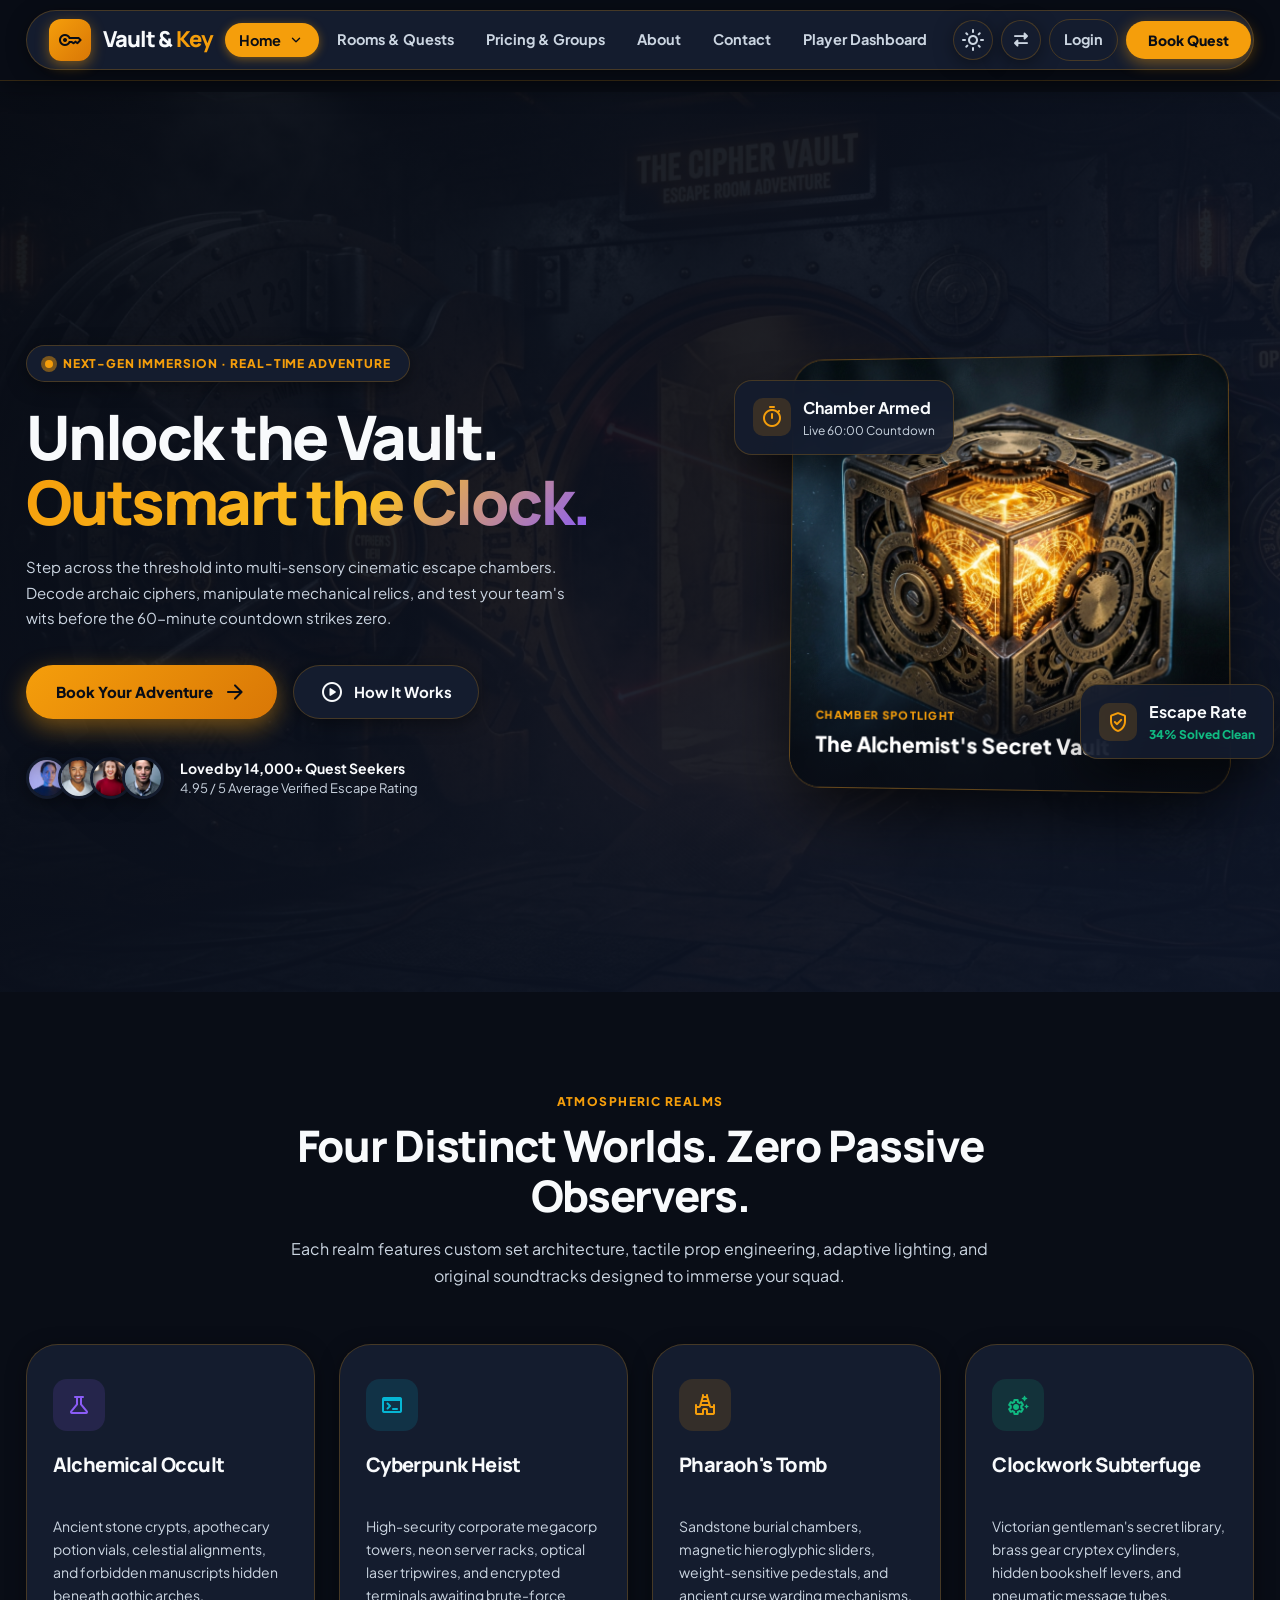
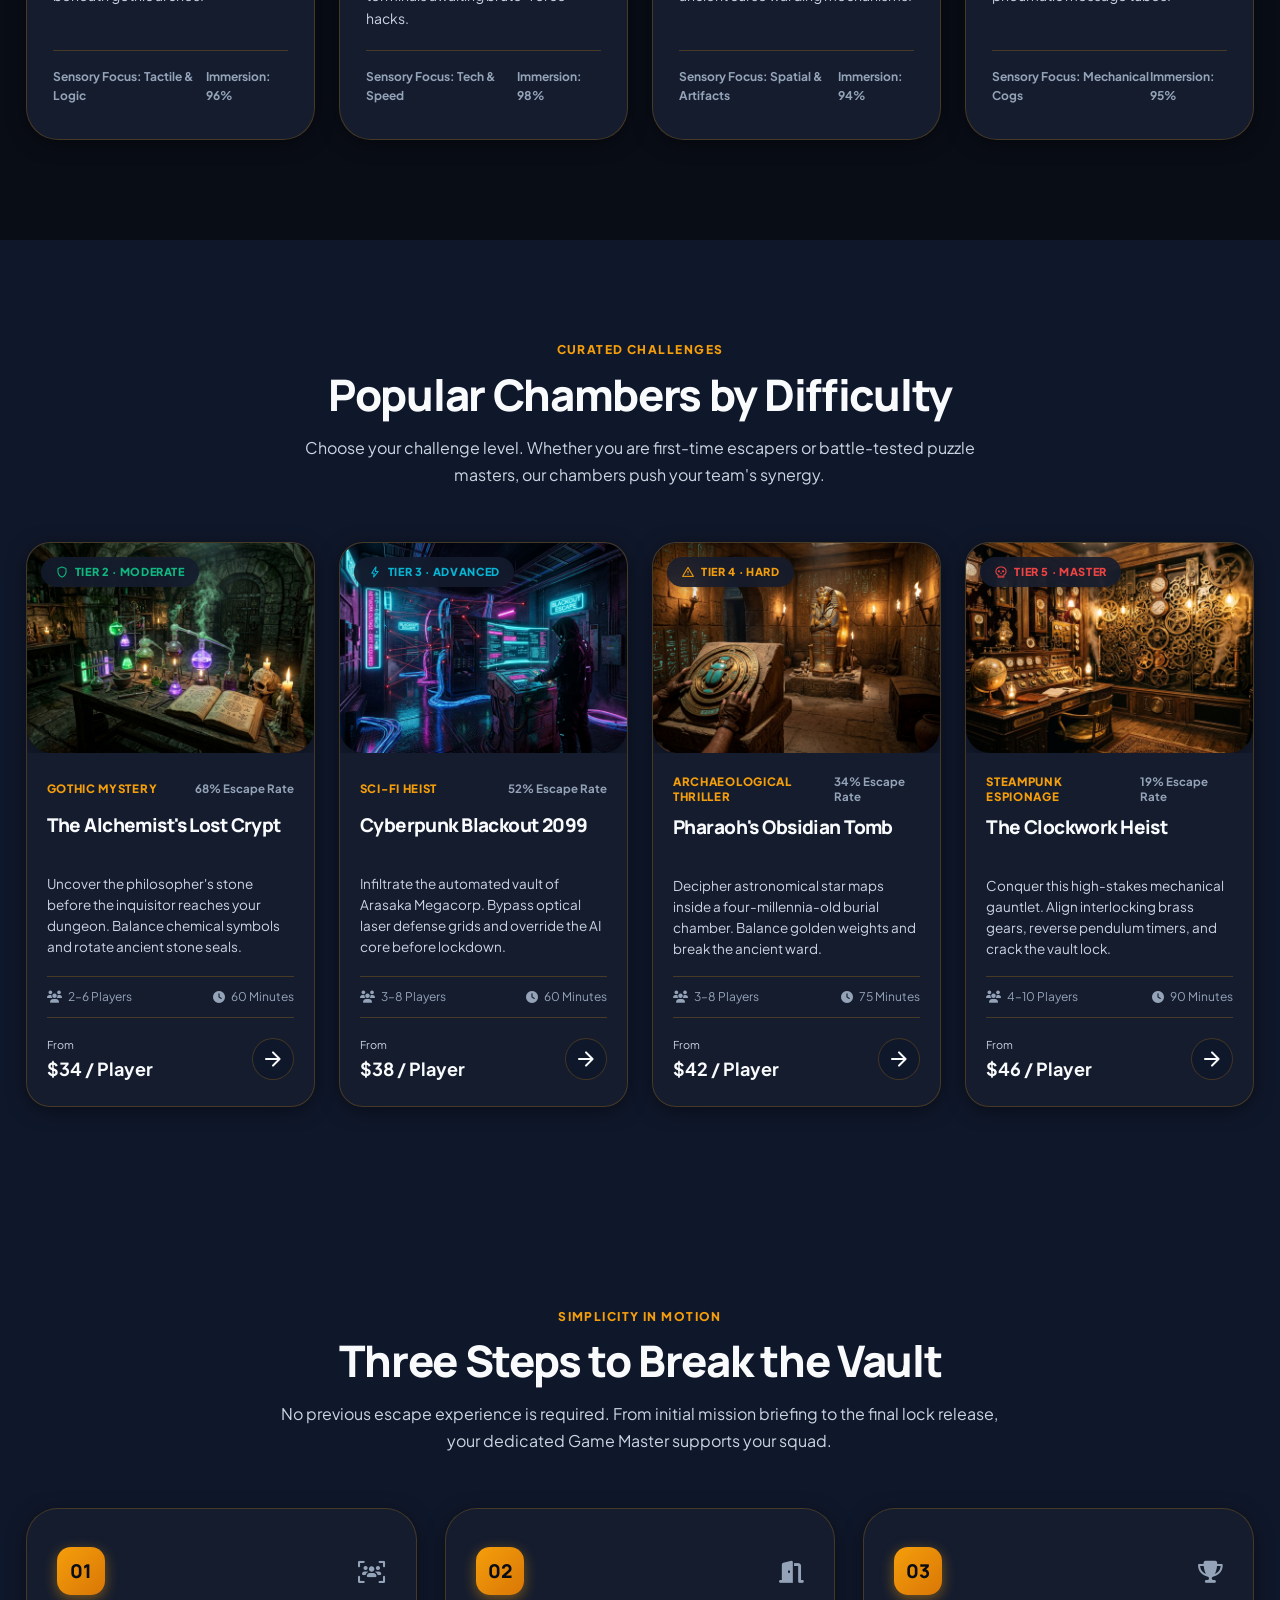
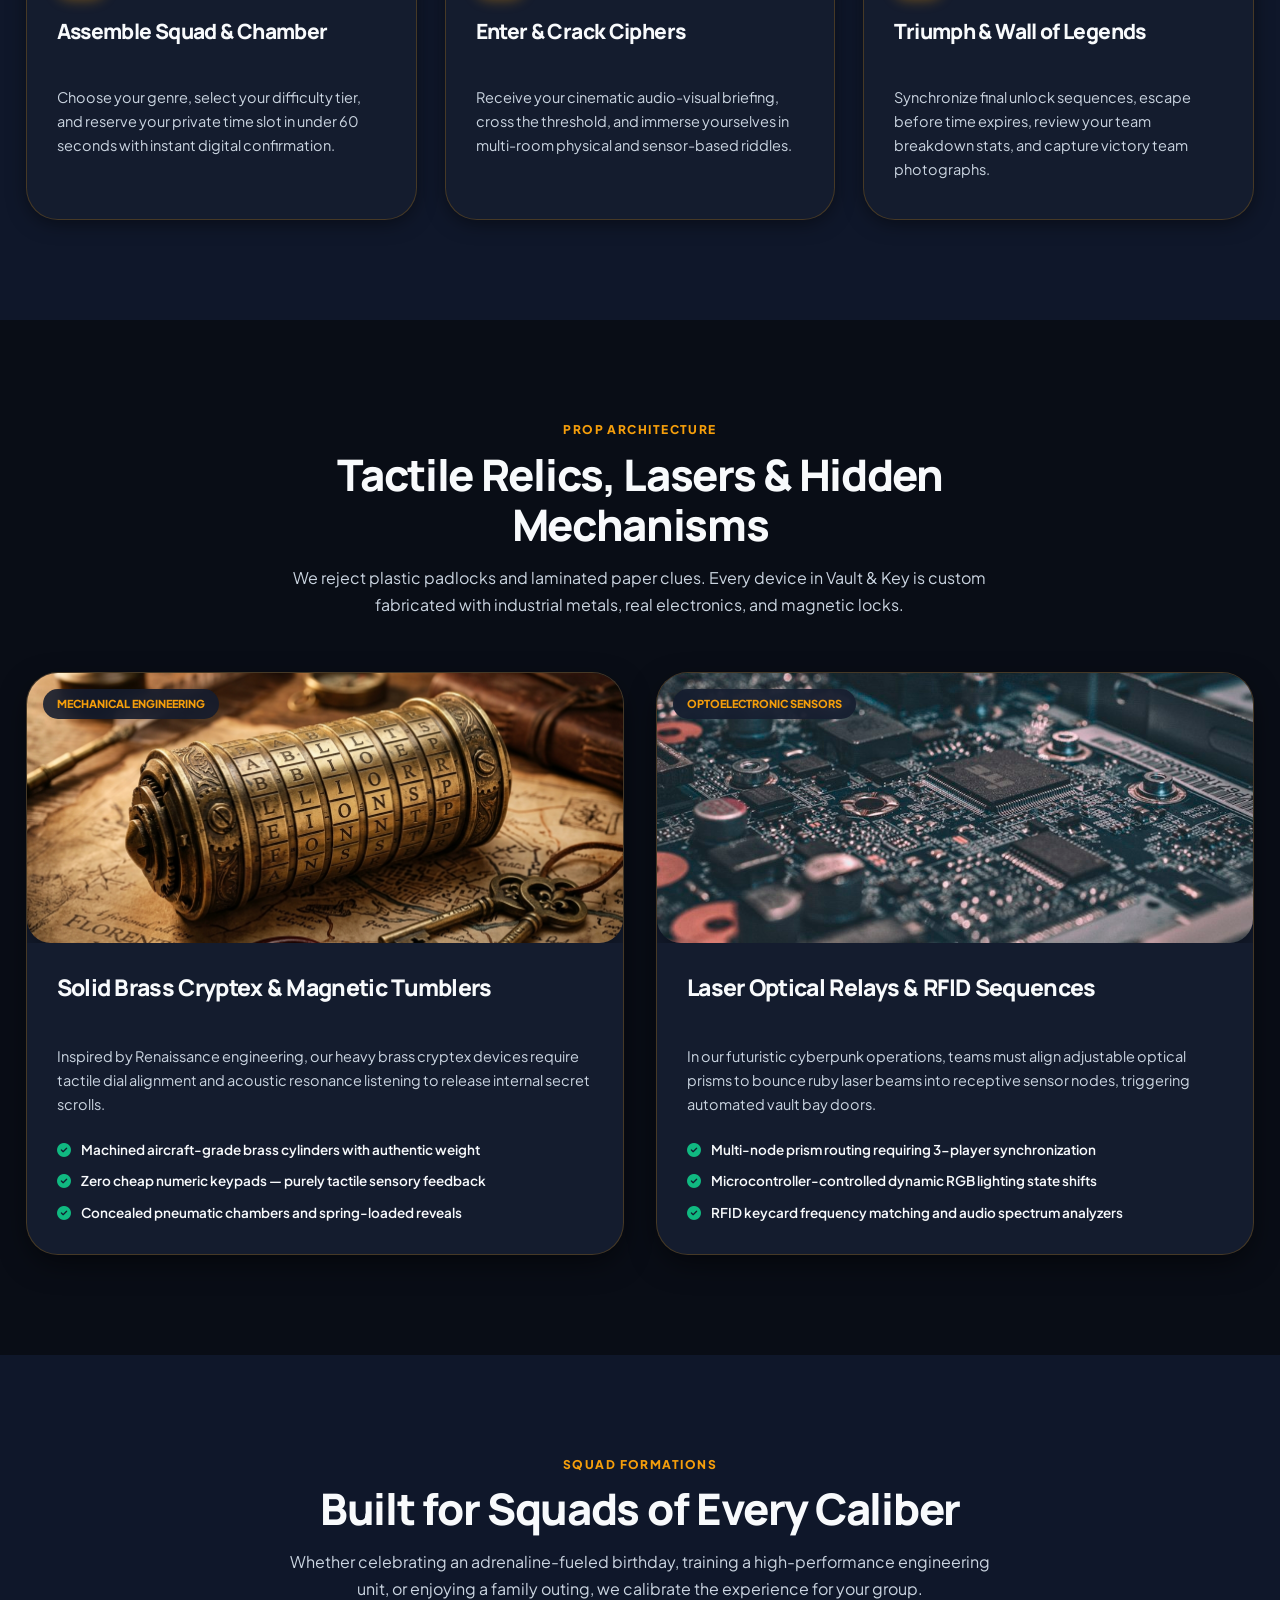
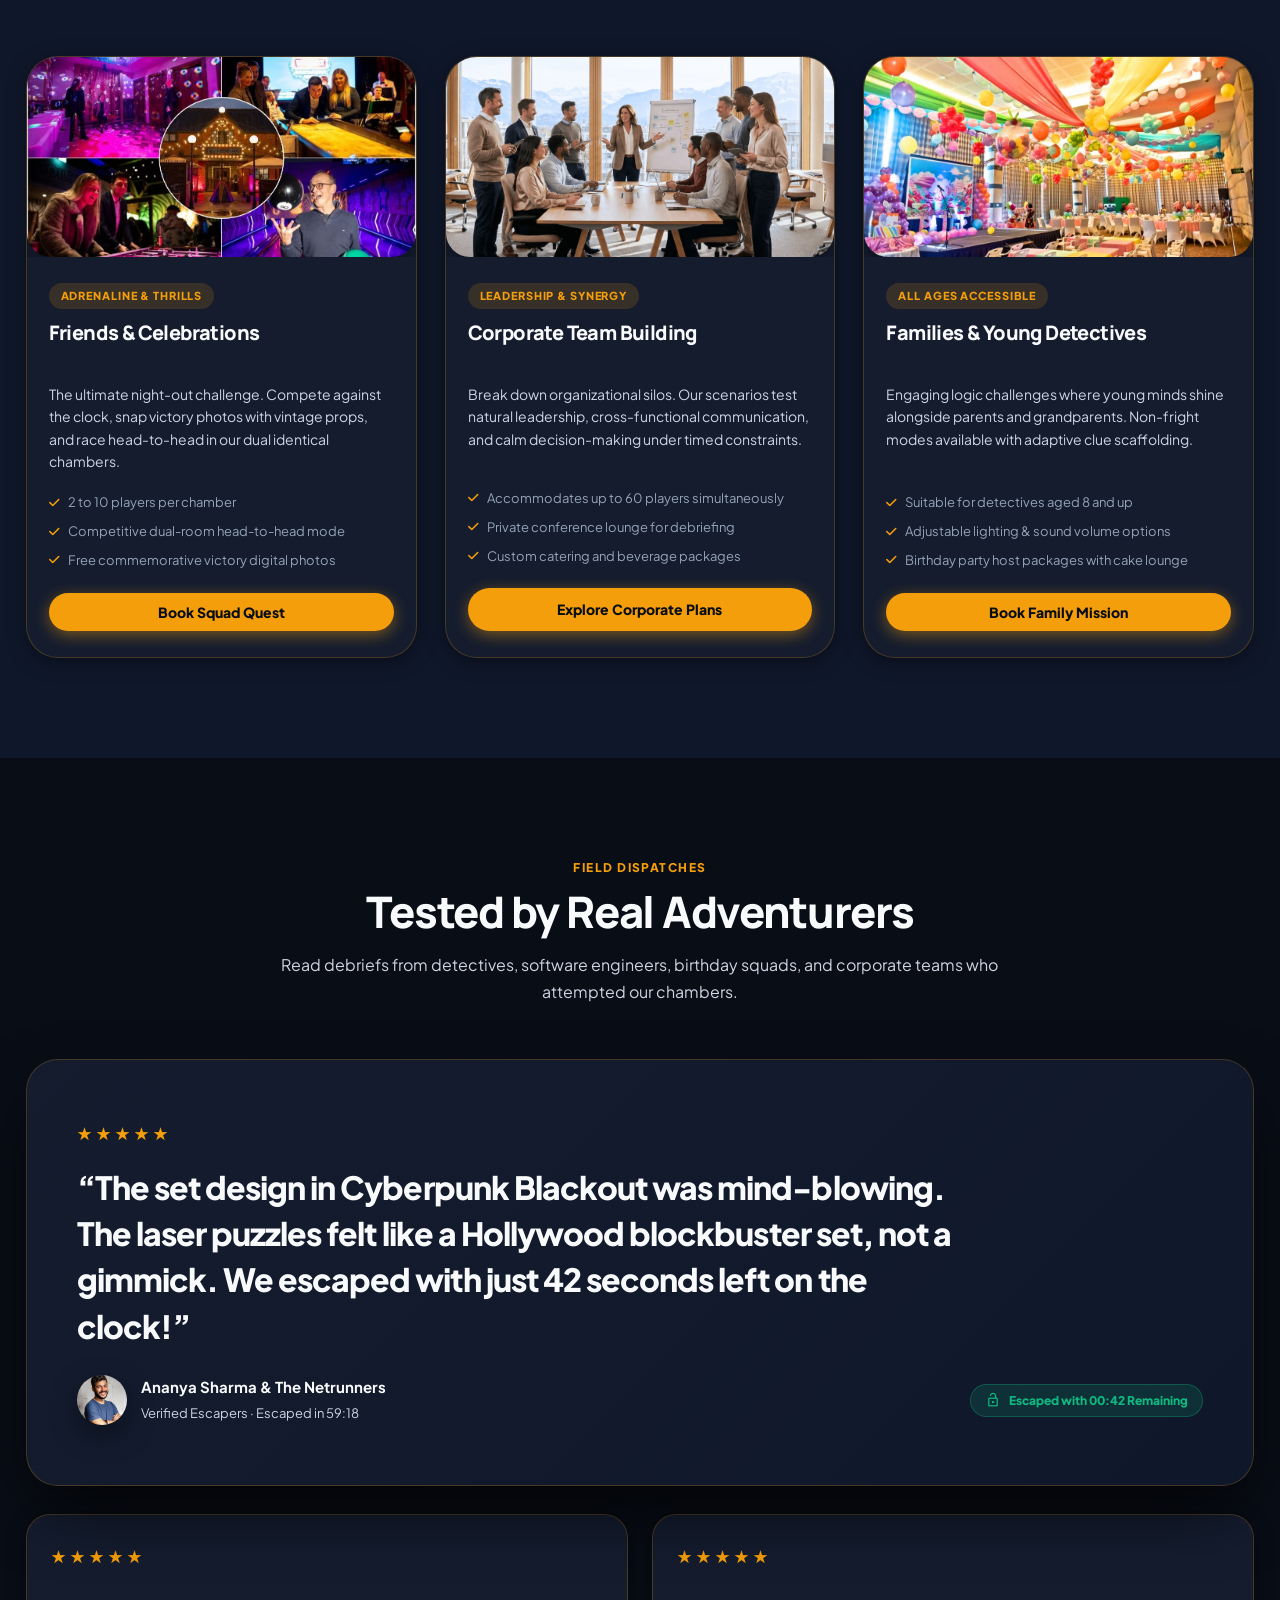
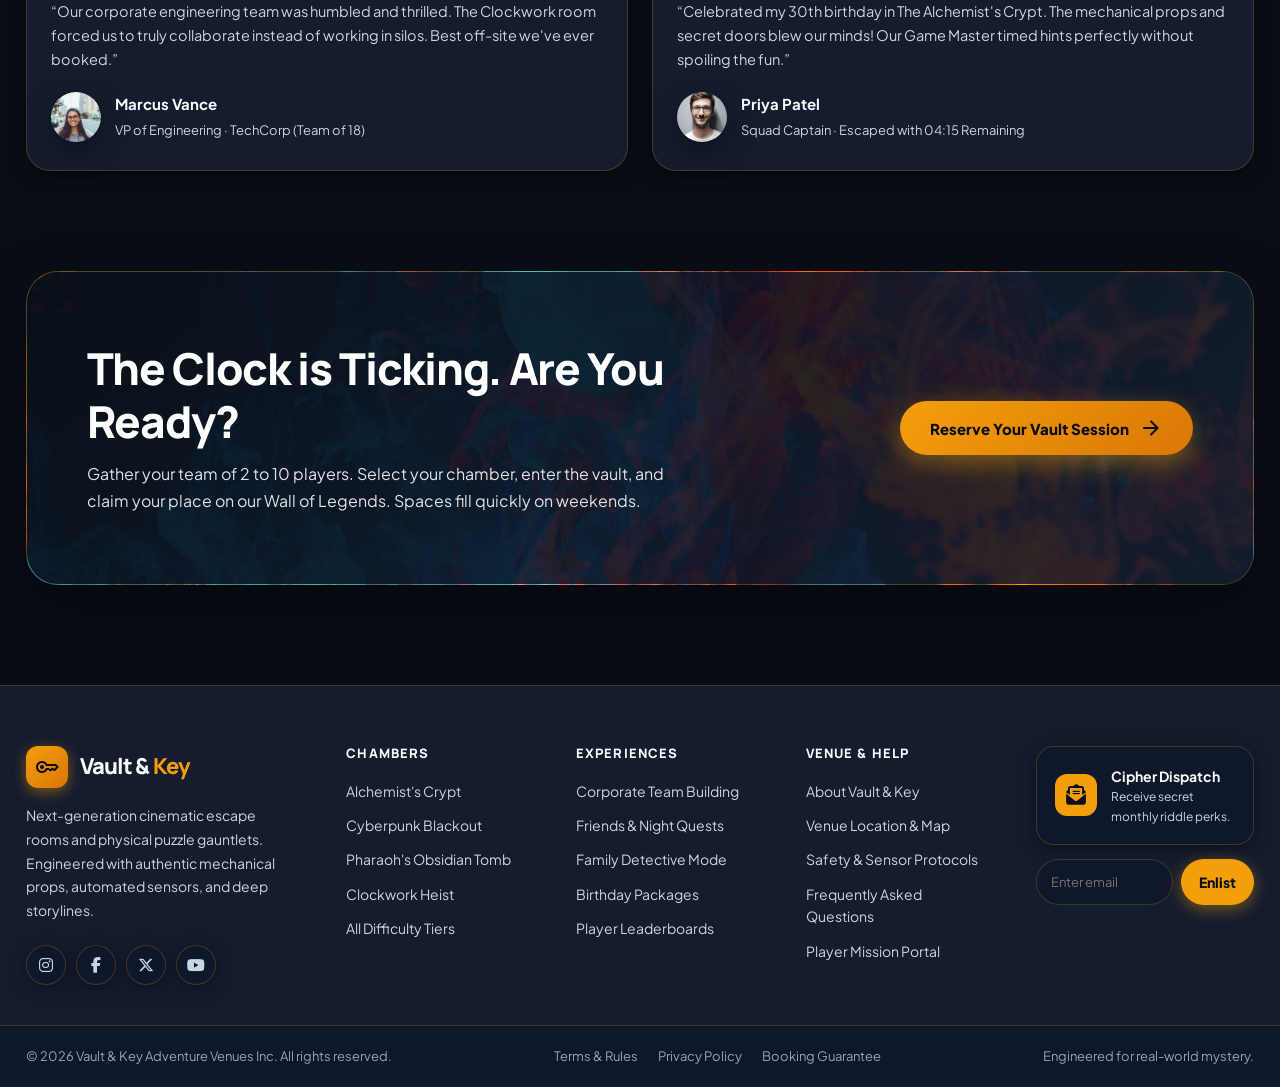
<file: index.html>
<!DOCTYPE html>
<html lang="en" dir="ltr" class="dark">
<head>
  <meta charset="UTF-8" />
  <meta name="viewport" content="width=device-width, initial-scale=1.0" />
  <meta
    name="description"
    content="Vault & Key is a premier escape room and puzzle adventure venue. Experience next-gen immersive chambers, mechanical ciphers, and high-tech real-world mystery missions."
  />
  <meta name="theme-color" content="#f59e0b" />
  <link rel="icon" type="image/svg+xml" href="assets/images/favicon.svg" />
  <title>Vault & Key — Immersive Escape Room & Puzzle Adventure Venue</title>

  <!-- GOOGLE FONTS -->
  <link rel="preconnect" href="https://fonts.googleapis.com" />
  <link rel="preconnect" href="https://fonts.gstatic.com" crossorigin />
  <link
    href="https://fonts.googleapis.com/css2?family=Manrope:wght@600;700;800;900&family=Plus+Jakarta+Sans:wght@400;500;600;700;800&display=swap"
    rel="stylesheet"
  />

  <!-- ICONS -->
  <link
    href="https://fonts.googleapis.com/css2?family=Material+Symbols+Rounded:opsz,wght,FILL,GRAD@20..48,300..700,0..1,-50..200"
    rel="stylesheet"
  />
  <link
    rel="stylesheet"
    href="https://cdnjs.cloudflare.com/ajax/libs/font-awesome/6.7.2/css/all.min.css"
  />

  <!-- GLOBAL STYLES -->
  <link rel="stylesheet" href="assets/css/main.css" />
</head>

<body>
  <!-- PAGE PRELOADER -->
  <div id="vkPageLoader" class="vk-page-loader" aria-hidden="true">
    <div class="vk-loader-spinner-wrap">
      <div class="vk-loader-vault-ring"></div>
      <div class="vk-loader-vault-ring-inner"></div>
      <div class="vk-loader-core">
        <span class="material-symbols-rounded"> key </span>
      </div>
    </div>
    <div class="vk-loader-text">
      <span class="vk-loader-title">VAULT &amp; KEY</span>
      <span class="vk-loader-subtitle">Deciphering Chamber...</span>
    </div>
  </div>

  <!-- ============================================================
       00. GLOBAL HEADER & FLOATING NAVIGATION
       ============================================================ -->
  <header class="vk-header">
    <div class="vk-container">
      <div class="vk-header-inner">
        <!-- BRAND LOGO -->
        <a href="index.html" class="vk-brand" aria-label="Vault & Key Home">
          <div class="vk-brand-mark">
            <span class="material-symbols-rounded"> key </span>
          </div>
          <div class="vk-brand-name">Vault & <span>Key</span></div>
        </a>

        <!-- DESKTOP NAVBAR -->
        <nav class="vk-nav" aria-label="Main navigation">
          <!-- HOME DROPDOWN -->
          <div class="vk-nav-dropdown">
            <button
              type="button"
              class="vk-nav-link vk-nav-dropdown-trigger is-active"
              data-home-dropdown
              aria-expanded="false"
              aria-haspopup="true"
            >
              <span>Home</span>
              <span class="material-symbols-rounded" style="font-size:18px;"> keyboard_arrow_down </span>
            </button>

            <div class="vk-nav-dropdown-menu" aria-label="Home variations">
              <a href="index.html" class="vk-nav-dropdown-item is-current">
                <div class="vk-dropdown-icon">
                  <span class="material-symbols-rounded"> meeting_room </span>
                </div>
                <span class="vk-dropdown-content">
                  <strong>Home 1 — Signature</strong>
                  <small>Classic Vault Experience</small>
                </span>
              </a>
              <a href="home-2.html" class="vk-nav-dropdown-item">
                <div class="vk-dropdown-icon">
                  <span class="material-symbols-rounded"> radar </span>
                </div>
                <span class="vk-dropdown-content">
                  <strong>Home 2 — Mission Control</strong>
                  <small>Expressive Quest Operations</small>
                </span>
              </a>
            </div>
          </div>

          <a href="rooms.html" class="vk-nav-link">Rooms & Quests</a>
          <a href="pricing.html" class="vk-nav-link">Pricing & Groups</a>
          <a href="about.html" class="vk-nav-link">About</a>
          <a href="contact.html" class="vk-nav-link">Contact</a>
          <a href="dashboard.html" class="vk-nav-link">Player Dashboard</a>
        </nav>

        <!-- HEADER ACTIONS & TOGGLES -->
        <div class="vk-header-actions">
          <button
            type="button"
            class="vk-icon-button"
            data-theme-toggle
            aria-label="Toggle theme"
            title="Toggle Light / Dark"
          >
            <span class="material-symbols-rounded"> light_mode </span>
          </button>

          <button
            type="button"
            class="vk-direction-toggle"
            data-rtl-toggle
            aria-label="Toggle LTR / RTL"
            aria-pressed="false"
            title="Toggle LTR / RTL"
          >
            <i class="fa-solid fa-right-left" style="font-size: 14px;"></i>
          </button>

          <a href="login.html" class="vk-nav-link" style="font-weight:700; border: 1px solid var(--vk-border);">Login</a>
          <button type="button" class="vk-button vk-button-primary" data-modal-open="bookingModalOverlay">
            Book Quest
          </button>

          <!-- MOBILE HAMBURGER BUTTON -->
          <button
            type="button"
            class="vk-icon-button vk-menu-toggle"
            data-menu-toggle
            aria-label="Open navigation menu"
            aria-expanded="false"
          >
            <span class="material-symbols-rounded"> menu </span>
          </button>
        </div>
      </div>

      <!-- MOBILE SLIDE-DOWN DRAWER -->
      <div class="vk-mobile-menu" data-mobile-menu>
        <div class="vk-mobile-menu-inner">
          <!-- Mobile Toggles for screens <= 440px -->
          <div class="vk-mobile-toggles">
            <button type="button" data-theme-toggle aria-label="Toggle theme">
              <span class="material-symbols-rounded"> light_mode </span>
            </button>
            <button type="button" data-rtl-toggle aria-label="Toggle RTL">
              <i class="fa-solid fa-right-left"></i>
            </button>
          </div>

          <div class="vk-mobile-home">
            <button
              type="button"
              class="vk-mobile-home-trigger"
              data-mobile-home-toggle
              aria-expanded="false"
            >
              <span>Home Options</span>
              <span class="material-symbols-rounded"> keyboard_arrow_down </span>
            </button>

            <div class="vk-mobile-home-links">
              <a href="index.html" class="is-current">Home 1 — Signature</a>
              <a href="home-2.html">Home 2 — Mission Control</a>
            </div>
          </div>

          <a href="rooms.html">Rooms & Quests</a>
          <a href="pricing.html">Pricing & Groups</a>
          <a href="about.html">About</a>
          <a href="contact.html">Contact</a>
          <a href="dashboard.html">Player Dashboard</a>

          <div class="vk-mobile-menu-actions">
            <a href="login.html" class="vk-button vk-button-outline">Login</a>
            <button type="button" class="vk-button vk-button-primary" data-modal-open="bookingModalOverlay">
              Book Your Adventure
            </button>
          </div>
        </div>
      </div>
    </div>
  </header>

  <!-- ============================================================
       PAGE MAIN CONTENT
       ============================================================ -->
  <main>
    <!-- ======================================================
         SECTION 1: HERO (Cinematic Image, Headline, CTA)
         ====================================================== -->
    <section class="vk-hero" id="heroSection">
      <div class="vk-container">
        <div class="vk-hero-grid">
          <!-- HERO LEFT COPY -->
          <div data-reveal>
            <div class="vk-eyebrow">
              <span class="vk-eyebrow-dot"></span>
              Next-Gen Immersion · Real-Time Adventure
            </div>

            <h1 class="vk-hero-title">
              Unlock the Vault.
              <br />
              <span class="vk-title-accent">Outsmart the Clock.</span>
            </h1>

            <p class="vk-hero-desc">
              Step across the threshold into multi-sensory cinematic escape chambers. Decode archaic ciphers, manipulate mechanical relics, and test your team's wits before the 60-minute countdown strikes zero.
            </p>

            <div class="vk-hero-actions">
              <button type="button" class="vk-primary-button" data-modal-open="bookingModalOverlay">
                Book Your Adventure
                <span class="material-symbols-rounded"> arrow_forward </span>
              </button>

              <a href="#howItWorks" class="vk-secondary-button">
                <span class="material-symbols-rounded"> play_circle </span>
                How It Works
              </a>
            </div>

            <!-- TRUST & PLAYER PROOF -->
            <div class="vk-trust-block">
              <div class="vk-avatars">
                <img
                  class="vk-avatar"
                  src="assets/images/avatar_1.jpg"
                  alt="Verified Adventurer"
                  loading="lazy"
                />
                <img
                  class="vk-avatar"
                  src="assets/images/avatar_2.jpg"
                  alt="Verified Adventurer"
                  loading="lazy"
                />
                <img
                  class="vk-avatar"
                  src="assets/images/avatar_3.jpg"
                  alt="Verified Adventurer"
                  loading="lazy"
                />
                <img
                  class="vk-avatar"
                  src="assets/images/avatar_4.jpg"
                  alt="Verified Adventurer"
                  loading="lazy"
                />
              </div>
              <div class="vk-trust-text">
                <strong>Loved by 14,000+ Quest Seekers</strong>
                4.95 / 5 Average Verified Escape Rating
              </div>
            </div>
          </div>

          <!-- HERO RIGHT 3D VISUAL SHOWCASE -->
          <div class="vk-hero-visual" data-reveal>
            <!-- FLOATING BADGE -->
            <div class="vk-floating-card top-left">
              <div class="vk-floating-icon">
                <span class="material-symbols-rounded"> timer </span>
              </div>
              <div>
                <strong>Chamber Armed</strong>
                <small style="color:var(--vk-text-soft); font-size:12px; display:block;">Live 60:00 Countdown</small>
              </div>
            </div>

            <div class="vk-floating-card bottom-right">
              <div class="vk-floating-icon">
                <span class="material-symbols-rounded"> verified_user </span>
              </div>
              <div>
                <strong>Escape Rate</strong>
                <small style="color:var(--vk-accent-emerald); font-weight:800; font-size:12px; display:block;">34% Solved Clean</small>
              </div>
            </div>

            <div class="vk-image-card">
              <img
                src="assets/images/hero_3d_card.jpg"
                alt="Victorian Mechanical Clockwork Vault Puzzle"
              />
              <div class="vk-image-overlay">
                <small>Chamber Spotlight</small>
                <strong>The Alchemist's Secret Vault</strong>
              </div>
            </div>
          </div>
        </div>
      </div>
    </section>

    <!-- ======================================================
         SECTION 2: FEATURED ESCAPE-ROOM THEME CARDS
         ====================================================== -->
    <section class="vk-section" id="themesSection">
      <div class="vk-container">
        <div class="vk-section-heading" data-reveal>
          <div class="vk-section-eyebrow">Atmospheric Realms</div>
          <h2 class="vk-section-title">Four Distinct Worlds. Zero Passive Observers.</h2>
          <p class="vk-section-desc">
            Each realm features custom set architecture, tactile prop engineering, adaptive lighting, and original soundtracks designed to immerse your squad.
          </p>
        </div>

        <div class="vk-themes-grid">
          <!-- THEME 1 -->
          <article class="vk-theme-card" data-reveal style="--theme-color: #8b5cf6;">
            <div class="vk-theme-icon-box">
              <span class="material-symbols-rounded"> science </span>
            </div>
            <h3>Alchemical Occult</h3>
            <p>
              Ancient stone crypts, apothecary potion vials, celestial alignments, and forbidden manuscripts hidden beneath gothic arches.
            </p>
            <div class="vk-theme-meta">
              <span>Sensory Focus: Tactile & Logic</span>
              <span>Immersion: 96%</span>
            </div>
          </article>

          <!-- THEME 2 -->
          <article class="vk-theme-card" data-reveal style="--theme-color: #06b6d4;">
            <div class="vk-theme-icon-box">
              <span class="material-symbols-rounded"> terminal </span>
            </div>
            <h3>Cyberpunk Heist</h3>
            <p>
              High-security corporate megacorp towers, neon server racks, optical laser tripwires, and encrypted terminals awaiting brute-force hacks.
            </p>
            <div class="vk-theme-meta">
              <span>Sensory Focus: Tech & Speed</span>
              <span>Immersion: 98%</span>
            </div>
          </article>

          <!-- THEME 3 -->
          <article class="vk-theme-card" data-reveal style="--theme-color: #f59e0b;">
            <div class="vk-theme-icon-box">
              <span class="material-symbols-rounded"> temple_hindu </span>
            </div>
            <h3>Pharaoh's Tomb</h3>
            <p>
              Sandstone burial chambers, magnetic hieroglyphic sliders, weight-sensitive pedestals, and ancient curse warding mechanisms.
            </p>
            <div class="vk-theme-meta">
              <span>Sensory Focus: Spatial & Artifacts</span>
              <span>Immersion: 94%</span>
            </div>
          </article>

          <!-- THEME 4 -->
          <article class="vk-theme-card" data-reveal style="--theme-color: #10b981;">
            <div class="vk-theme-icon-box">
              <span class="material-symbols-rounded"> settings_suggest </span>
            </div>
            <h3>Clockwork Subterfuge</h3>
            <p>
              Victorian gentleman's secret library, brass gear cryptex cylinders, hidden bookshelf levers, and pneumatic message tubes.
            </p>
            <div class="vk-theme-meta">
              <span>Sensory Focus: Mechanical Cogs</span>
              <span>Immersion: 95%</span>
            </div>
          </article>
        </div>
      </div>
    </section>

    <!-- ======================================================
         SECTION 3: POPULAR ROOMS BY DIFFICULTY
         ====================================================== -->
    <section class="vk-section" id="popularRooms" style="background: var(--vk-bg-subtle);">
      <div class="vk-container">
        <div class="vk-section-heading" data-reveal>
          <div class="vk-section-eyebrow">Curated Challenges</div>
          <h2 class="vk-section-title">Popular Chambers by Difficulty</h2>
          <p class="vk-section-desc">
            Choose your challenge level. Whether you are first-time escapers or battle-tested puzzle masters, our chambers push your team's synergy.
          </p>
        </div>

        <div class="vk-rooms-grid">
          <!-- ROOM 1: MODERATE -->
          <article class="vk-room-card" data-reveal>
            <div class="vk-room-image">
              <img
                src="assets/images/room_crypt.jpg"
                alt="The Alchemist's Lost Crypt Chamber"
                loading="lazy"
              />
              <span class="vk-difficulty-pill" style="--diff-color: #10b981;">
                <span class="material-symbols-rounded" style="font-size:14px;"> shield </span>
                Tier 2 · Moderate
              </span>
            </div>
            <div class="vk-room-content">
              <div class="vk-room-header">
                <span class="vk-room-genre">Gothic Mystery</span>
                <span class="vk-room-rate">68% Escape Rate</span>
              </div>
              <h3>The Alchemist's Lost Crypt</h3>
              <p>
                Uncover the philosopher's stone before the inquisitor reaches your dungeon. Balance chemical symbols and rotate ancient stone seals.
              </p>
              <div class="vk-room-specs">
                <span class="vk-spec-item"><i class="fa-solid fa-users"></i> 2–6 Players</span>
                <span class="vk-spec-item"><i class="fa-solid fa-clock"></i> 60 Minutes</span>
              </div>
              <div class="vk-room-footer">
                <div class="vk-room-price">
                  <small>From</small>
                  <strong>$34 / Player</strong>
                </div>
                <button type="button" class="vk-room-circle-btn" data-modal-open="bookingModalOverlay" aria-label="Book this room">
                  <span class="material-symbols-rounded"> arrow_forward </span>
                </button>
              </div>
            </div>
          </article>

          <!-- ROOM 2: ADVANCED -->
          <article class="vk-room-card" data-reveal>
            <div class="vk-room-image">
              <img
                src="assets/images/room_cyberpunk.jpg"
                alt="Cyberpunk Blackout 2099 Chamber"
                loading="lazy"
              />
              <span class="vk-difficulty-pill" style="--diff-color: #06b6d4;">
                <span class="material-symbols-rounded" style="font-size:14px;"> bolt </span>
                Tier 3 · Advanced
              </span>
            </div>
            <div class="vk-room-content">
              <div class="vk-room-header">
                <span class="vk-room-genre">Sci-Fi Heist</span>
                <span class="vk-room-rate">52% Escape Rate</span>
              </div>
              <h3>Cyberpunk Blackout 2099</h3>
              <p>
                Infiltrate the automated vault of Arasaka Megacorp. Bypass optical laser defense grids and override the AI core before lockdown.
              </p>
              <div class="vk-room-specs">
                <span class="vk-spec-item"><i class="fa-solid fa-users"></i> 3–8 Players</span>
                <span class="vk-spec-item"><i class="fa-solid fa-clock"></i> 60 Minutes</span>
              </div>
              <div class="vk-room-footer">
                <div class="vk-room-price">
                  <small>From</small>
                  <strong>$38 / Player</strong>
                </div>
                <button type="button" class="vk-room-circle-btn" data-modal-open="bookingModalOverlay" aria-label="Book this room">
                  <span class="material-symbols-rounded"> arrow_forward </span>
                </button>
              </div>
            </div>
          </article>

          <!-- ROOM 3: HARD -->
          <article class="vk-room-card" data-reveal>
            <div class="vk-room-image">
              <img
                src="assets/images/room_pharaoh.jpg"
                alt="Pharaoh's Obsidian Tomb Chamber"
                loading="lazy"
              />
              <span class="vk-difficulty-pill" style="--diff-color: #f59e0b;">
                <span class="material-symbols-rounded" style="font-size:14px;"> warning </span>
                Tier 4 · Hard
              </span>
            </div>
            <div class="vk-room-content">
              <div class="vk-room-header">
                <span class="vk-room-genre">Archaeological Thriller</span>
                <span class="vk-room-rate">34% Escape Rate</span>
              </div>
              <h3>Pharaoh's Obsidian Tomb</h3>
              <p>
                Decipher astronomical star maps inside a four-millennia-old burial chamber. Balance golden weights and break the ancient ward.
              </p>
              <div class="vk-room-specs">
                <span class="vk-spec-item"><i class="fa-solid fa-users"></i> 3–8 Players</span>
                <span class="vk-spec-item"><i class="fa-solid fa-clock"></i> 75 Minutes</span>
              </div>
              <div class="vk-room-footer">
                <div class="vk-room-price">
                  <small>From</small>
                  <strong>$42 / Player</strong>
                </div>
                <button type="button" class="vk-room-circle-btn" data-modal-open="bookingModalOverlay" aria-label="Book this room">
                  <span class="material-symbols-rounded"> arrow_forward </span>
                </button>
              </div>
            </div>
          </article>

          <!-- ROOM 4: MASTER -->
          <article class="vk-room-card" data-reveal>
            <div class="vk-room-image">
              <img
                src="assets/images/room_clockwork.jpg"
                alt="The Victorian Clockwork Heist Chamber"
                loading="lazy"
              />
              <span class="vk-difficulty-pill" style="--diff-color: #ef4444;">
                <span class="material-symbols-rounded" style="font-size:14px;"> skull </span>
                Tier 5 · Master
              </span>
            </div>
            <div class="vk-room-content">
              <div class="vk-room-header">
                <span class="vk-room-genre">Steampunk Espionage</span>
                <span class="vk-room-rate">19% Escape Rate</span>
              </div>
              <h3>The Clockwork Heist</h3>
              <p>
                Conquer this high-stakes mechanical gauntlet. Align interlocking brass gears, reverse pendulum timers, and crack the vault lock.
              </p>
              <div class="vk-room-specs">
                <span class="vk-spec-item"><i class="fa-solid fa-users"></i> 4–10 Players</span>
                <span class="vk-spec-item"><i class="fa-solid fa-clock"></i> 90 Minutes</span>
              </div>
              <div class="vk-room-footer">
                <div class="vk-room-price">
                  <small>From</small>
                  <strong>$46 / Player</strong>
                </div>
                <button type="button" class="vk-room-circle-btn" data-modal-open="bookingModalOverlay" aria-label="Book this room">
                  <span class="material-symbols-rounded"> arrow_forward </span>
                </button>
              </div>
            </div>
          </article>
        </div>
      </div>
    </section>

    <!-- ======================================================
         SECTION 4: HOW THE EXPERIENCE WORKS (3 Steps)
         ====================================================== -->
    <section class="vk-section vk-process" id="howItWorks">
      <div class="vk-container">
        <div class="vk-section-heading" data-reveal>
          <div class="vk-section-eyebrow">Simplicity in Motion</div>
          <h2 class="vk-section-title">Three Steps to Break the Vault</h2>
          <p class="vk-section-desc">
            No previous escape experience is required. From initial mission briefing to the final lock release, your dedicated Game Master supports your squad.
          </p>
        </div>

        <div class="vk-process-grid">
          <!-- STEP 1 -->
          <article class="vk-process-card" data-reveal>
            <div class="vk-process-top">
              <div class="vk-process-number">01</div>
              <div class="vk-process-icon">
                <i class="fa-solid fa-users-viewfinder"></i>
              </div>
            </div>
            <h3>Assemble Squad & Chamber</h3>
            <p>
              Choose your genre, select your difficulty tier, and reserve your private time slot in under 60 seconds with instant digital confirmation.
            </p>
          </article>

          <!-- STEP 2 -->
          <article class="vk-process-card" data-reveal>
            <div class="vk-process-top">
              <div class="vk-process-number">02</div>
              <div class="vk-process-icon">
                <i class="fa-solid fa-door-open"></i>
              </div>
            </div>
            <h3>Enter & Crack Ciphers</h3>
            <p>
              Receive your cinematic audio-visual briefing, cross the threshold, and immerse yourselves in multi-room physical and sensor-based riddles.
            </p>
          </article>

          <!-- STEP 3 -->
          <article class="vk-process-card" data-reveal>
            <div class="vk-process-top">
              <div class="vk-process-number">03</div>
              <div class="vk-process-icon">
                <i class="fa-solid fa-trophy"></i>
              </div>
            </div>
            <h3>Triumph & Wall of Legends</h3>
            <p>
              Synchronize final unlock sequences, escape before time expires, review your team breakdown stats, and capture victory team photographs.
            </p>
          </article>
        </div>
      </div>
    </section>

    <!-- ======================================================
         SECTION 5: FEATURED PUZZLES & IMMERSIVE ENVIRONMENTS
         ====================================================== -->
    <section class="vk-section" id="featuredPuzzles">
      <div class="vk-container">
        <div class="vk-section-heading" data-reveal>
          <div class="vk-section-eyebrow">Prop Architecture</div>
          <h2 class="vk-section-title">Tactile Relics, Lasers & Hidden Mechanisms</h2>
          <p class="vk-section-desc">
            We reject plastic padlocks and laminated paper clues. Every device in Vault & Key is custom fabricated with industrial metals, real electronics, and magnetic locks.
          </p>
        </div>

        <div class="vk-showcase-grid">
          <!-- PUZZLE SHOWCASE 1 -->
          <div class="vk-showcase-card" data-reveal>
            <div class="vk-showcase-image">
              <img
                src="assets/images/puzzle_cryptex.jpg"
                alt="Mechanical Solid Brass Cryptex Cylinder"
                loading="lazy"
              />
              <span class="vk-showcase-tag">Mechanical Engineering</span>
            </div>
            <div class="vk-showcase-body">
              <h3>Solid Brass Cryptex & Magnetic Tumblers</h3>
              <p>
                Inspired by Renaissance engineering, our heavy brass cryptex devices require tactile dial alignment and acoustic resonance listening to release internal secret scrolls.
              </p>
              <ul class="vk-showcase-checklist">
                <li><i class="fa-solid fa-circle-check"></i> Machined aircraft-grade brass cylinders with authentic weight</li>
                <li><i class="fa-solid fa-circle-check"></i> Zero cheap numeric keypads — purely tactile sensory feedback</li>
                <li><i class="fa-solid fa-circle-check"></i> Concealed pneumatic chambers and spring-loaded reveals</li>
              </ul>
            </div>
          </div>

          <!-- PUZZLE SHOWCASE 2 -->
          <div class="vk-showcase-card" data-reveal>
            <div class="vk-showcase-image">
              <img
                src="assets/images/puzzle_laser.jpg"
                alt="Laser Optical Relay and Cybernetic Sensors"
                loading="lazy"
              />
              <span class="vk-showcase-tag">Optoelectronic Sensors</span>
            </div>
            <div class="vk-showcase-body">
              <h3>Laser Optical Relays & RFID Sequences</h3>
              <p>
                In our futuristic cyberpunk operations, teams must align adjustable optical prisms to bounce ruby laser beams into receptive sensor nodes, triggering automated vault bay doors.
              </p>
              <ul class="vk-showcase-checklist">
                <li><i class="fa-solid fa-circle-check"></i> Multi-node prism routing requiring 3-player synchronization</li>
                <li><i class="fa-solid fa-circle-check"></i> Microcontroller-controlled dynamic RGB lighting state shifts</li>
                <li><i class="fa-solid fa-circle-check"></i> RFID keycard frequency matching and audio spectrum analyzers</li>
              </ul>
            </div>
          </div>
        </div>
      </div>
    </section>

    <!-- ======================================================
         SECTION 6: GROUP ADVENTURES (Friends, Families, Corporate)
         ====================================================== -->
    <section class="vk-section" id="groupAdventures" style="background: var(--vk-bg-subtle);">
      <div class="vk-container">
        <div class="vk-section-heading" data-reveal>
          <div class="vk-section-eyebrow">Squad Formations</div>
          <h2 class="vk-section-title">Built for Squads of Every Caliber</h2>
          <p class="vk-section-desc">
            Whether celebrating an adrenaline-fueled birthday, training a high-performance engineering unit, or enjoying a family outing, we calibrate the experience for your group.
          </p>
        </div>

        <div class="vk-groups-grid">
          <!-- GROUP 1: FRIENDS -->
          <article class="vk-group-card" data-reveal>
            <div class="vk-group-img">
              <img
                src="assets/images/group_friends.jpg"
                alt="Friends celebrating victory in escape room"
                loading="lazy"
              />
            </div>
            <div class="vk-group-content">
              <span class="vk-group-badge">Adrenaline & Thrills</span>
              <h3>Friends & Celebrations</h3>
              <p>
                The ultimate night-out challenge. Compete against the clock, snap victory photos with vintage props, and race head-to-head in our dual identical chambers.
              </p>
              <ul class="vk-group-perks">
                <li><i class="fa-solid fa-check"></i> 2 to 10 players per chamber</li>
                <li><i class="fa-solid fa-check"></i> Competitive dual-room head-to-head mode</li>
                <li><i class="fa-solid fa-check"></i> Free commemorative victory digital photos</li>
              </ul>
              <button type="button" class="vk-button vk-button-primary" data-modal-open="bookingModalOverlay" style="width:100%; margin-top:auto;">
                Book Squad Quest
              </button>
            </div>
          </article>

          <!-- GROUP 2: CORPORATE -->
          <article class="vk-group-card" data-reveal>
            <div class="vk-group-img">
              <img
                src="assets/images/group_corporate.jpg"
                alt="Corporate team collaborating on puzzle blueprint"
                loading="lazy"
              />
            </div>
            <div class="vk-group-content">
              <span class="vk-group-badge">Leadership & Synergy</span>
              <h3>Corporate Team Building</h3>
              <p>
                Break down organizational silos. Our scenarios test natural leadership, cross-functional communication, and calm decision-making under timed constraints.
              </p>
              <ul class="vk-group-perks">
                <li><i class="fa-solid fa-check"></i> Accommodates up to 60 players simultaneously</li>
                <li><i class="fa-solid fa-check"></i> Private conference lounge for debriefing</li>
                <li><i class="fa-solid fa-check"></i> Custom catering and beverage packages</li>
              </ul>
              <a href="pricing.html" class="vk-button vk-button-primary" style="width:100%; margin-top:auto;">
                Explore Corporate Plans
              </a>
            </div>
          </article>

          <!-- GROUP 3: FAMILIES -->
          <article class="vk-group-card" data-reveal>
            <div class="vk-group-img">
              <img
                src="assets/images/group_family.jpg"
                alt="Family solving puzzle chest together"
                loading="lazy"
              />
            </div>
            <div class="vk-group-content">
              <span class="vk-group-badge">All Ages Accessible</span>
              <h3>Families & Young Detectives</h3>
              <p>
                Engaging logic challenges where young minds shine alongside parents and grandparents. Non-fright modes available with adaptive clue scaffolding.
              </p>
              <ul class="vk-group-perks">
                <li><i class="fa-solid fa-check"></i> Suitable for detectives aged 8 and up</li>
                <li><i class="fa-solid fa-check"></i> Adjustable lighting & sound volume options</li>
                <li><i class="fa-solid fa-check"></i> Birthday party host packages with cake lounge</li>
              </ul>
              <button type="button" class="vk-button vk-button-primary" data-modal-open="bookingModalOverlay" style="width:100%; margin-top:auto;">
                Book Family Mission
              </button>
            </div>
          </article>
        </div>
      </div>
    </section>

    <!-- ======================================================
         SECTION 7: CUSTOMER REVIEW CARDS
         ====================================================== -->
    <section class="vk-section" id="customerReviews">
      <div class="vk-container">
        <div class="vk-section-heading" data-reveal>
          <div class="vk-section-eyebrow">Field Dispatches</div>
          <h2 class="vk-section-title">Tested by Real Adventurers</h2>
          <p class="vk-section-desc">
            Read debriefs from detectives, software engineers, birthday squads, and corporate teams who attempted our chambers.
          </p>
        </div>

        <div class="vk-reviews-wrapper">
          <!-- SPOTLIGHT TESTIMONIAL BOX -->
          <div class="vk-testimonial-box" data-reveal>
            <div class="vk-stars">★★★★★</div>
            <blockquote class="vk-testimonial-quote">
              “The set design in Cyberpunk Blackout was mind-blowing. The laser puzzles felt like a Hollywood blockbuster set, not a gimmick. We escaped with just 42 seconds left on the clock!”
            </blockquote>
            <div class="vk-testimonial-meta">
              <div class="vk-testimonial-author">
                <img
                  src="assets/images/review_avatar_1.jpg"
                  alt="Ananya Sharma"
                />
                <div>
                  <strong>Ananya Sharma & The Netrunners</strong>
                  <span>Verified Escapers · Escaped in 59:18</span>
                </div>
              </div>
              <div class="vk-escape-badge">
                <span class="material-symbols-rounded" style="font-size:16px;"> lock_open </span>
                Escaped with 00:42 Remaining
              </div>
            </div>
          </div>

          <!-- 2 SUPPORTING REVIEW CARDS -->
          <div class="vk-reviews-grid">
            <article class="vk-review-card" data-reveal>
              <div class="vk-stars">★★★★★</div>
              <p>
                “Our corporate engineering team was humbled and thrilled. The Clockwork room forced us to truly collaborate instead of working in silos. Best off-site we've ever booked.”
              </p>
              <div class="vk-testimonial-author">
                <img
                  src="assets/images/review_avatar_2.jpg"
                  alt="Marcus Vance"
                />
                <div>
                  <strong>Marcus Vance</strong>
                  <span>VP of Engineering · TechCorp (Team of 18)</span>
                </div>
              </div>
            </article>

            <article class="vk-review-card" data-reveal>
              <div class="vk-stars">★★★★★</div>
              <p>
                “Celebrated my 30th birthday in The Alchemist's Crypt. The mechanical props and secret doors blew our minds! Our Game Master timed hints perfectly without spoiling the fun.”
              </p>
              <div class="vk-testimonial-author">
                <img
                  src="assets/images/review_avatar_3.jpg"
                  alt="Priya Patel"
                />
                <div>
                  <strong>Priya Patel</strong>
                  <span>Squad Captain · Escaped with 04:15 Remaining</span>
                </div>
              </div>
            </article>
          </div>
        </div>
      </div>
    </section>

    <!-- ======================================================
         SECTION 8: FINAL BOOKING CTA & FOOTER
         ====================================================== -->
    <section class="vk-section" id="bookingCta" style="padding-top: 0;">
      <div class="vk-container">
        <div class="vk-final-cta-box" data-reveal>
          <div class="vk-final-cta-content">
            <h2>The Clock is Ticking. Are You Ready?</h2>
            <p>
              Gather your team of 2 to 10 players. Select your chamber, enter the vault, and claim your place on our Wall of Legends. Spaces fill quickly on weekends.
            </p>
          </div>
          <div class="vk-final-cta-action">
            <button type="button" class="vk-primary-button" data-modal-open="bookingModalOverlay">
              Reserve Your Vault Session
              <span class="material-symbols-rounded"> arrow_forward </span>
            </button>
          </div>
        </div>
      </div>
    </section>
  </main>

  <!-- ======================================================
       GLOBAL QUICK BOOKING MODAL POPUP
       ====================================================== -->
  <div class="vk-modal-overlay" id="bookingModalOverlay">
    <div class="vk-modal-card">
      <button type="button" class="vk-modal-close" data-modal-close aria-label="Close modal">
        <span class="material-symbols-rounded"> close </span>
      </button>

      <!-- BOOKING FORM STATE -->
      <div id="bookingFormContainer">
        <h2 class="vk-modal-title">Reserve a Chamber</h2>
        <p class="vk-modal-subtitle">Pick your quest, lock in your squad slot, and prepare for immersion.</p>

        <form class="vk-modal-form" id="popupBookingForm">
          <div class="vk-modal-field">
            <label for="modalChamber">Select Escape Chamber</label>
            <select id="modalChamber" required>
              <option value="">Choose your quest...</option>
              <option value="crypt">The Alchemist's Lost Crypt (Tier 2)</option>
              <option value="cyberpunk">Cyberpunk Blackout 2099 (Tier 3)</option>
              <option value="pharaoh">Pharaoh's Obsidian Tomb (Tier 4)</option>
              <option value="clockwork">The Clockwork Syndicate Heist (Tier 5)</option>
            </select>
          </div>

          <div class="vk-modal-field">
            <label for="modalDate">Mission Date</label>
            <input type="date" id="modalDate" required />
          </div>

          <div class="vk-modal-field">
            <label for="modalSquadSize">Squad Size (Players)</label>
            <select id="modalSquadSize" required>
              <option value="2">2 Players (Duo Infiltration)</option>
              <option value="4" selected>4 Players (Recommended Squad)</option>
              <option value="6">6 Players (Full Investigation Unit)</option>
              <option value="8">8 Players (Maximum Tactical Unit)</option>
              <option value="10+">10+ Players (Corporate / Dual Room)</option>
            </select>
          </div>

          <button type="submit" class="vk-modal-submit">Confirm Mission Reservation</button>
        </form>
      </div>

      <!-- SUCCESS CONFIRMATION STATE -->
      <div class="vk-success-popup" id="bookingSuccessContainer">
        <div class="vk-success-icon">
          <span class="material-symbols-rounded"> verified </span>
        </div>
        <h3 class="vk-success-title">Mission Locked In!</h3>
        <p class="vk-success-desc">
          Your vault reservation has been secured. A confidential mission briefing document and entry code have been dispatched to your email.
        </p>
        <button type="button" class="vk-success-done" id="closeSuccessBookingBtn">Ready for Mission</button>
      </div>
    </div>
  </div>

  <!-- ======================================================
       SUBSCRIBE SUCCESS MODAL POPUP
       ====================================================== -->
  <div class="vk-modal-overlay" id="subscribeModalOverlay">
    <div class="vk-modal-card" style="text-align: center; max-width: 420px;">
      <button type="button" class="vk-modal-close" data-modal-close aria-label="Close modal">
        <span class="material-symbols-rounded"> close </span>
      </button>
      <div class="vk-success-icon" style="margin: 0 auto 16px;">
        <span class="material-symbols-rounded"> mark_email_read </span>
      </div>
      <h3 class="vk-success-title">Cipher Dispatch Enlisted!</h3>
      <p class="vk-success-desc">
        You are now on the confidential VIP dispatch list. Secret room releases, seasonal puzzle ciphers, and exclusive discounts will land in your inbox.
      </p>
      <button type="button" class="vk-success-done" data-modal-close style="width: 100%;">Understood</button>
    </div>
  </div>

  <!-- ======================================================
       GLOBAL FOOTER (5-Column Layout Matching Reference)
       ====================================================== -->
  <footer class="vk-footer">
    <div class="vk-footer-main">
      <div class="vk-container">
        <div class="vk-footer-grid">
          <!-- COLUMN 1: BRAND INFO -->
          <div class="vk-footer-brand">
            <a href="index.html" class="vk-brand">
              <div class="vk-brand-mark">
                <span class="material-symbols-rounded"> key </span>
              </div>
              <div class="vk-brand-name">Vault & <span>Key</span></div>
            </a>
            <p class="vk-footer-description">
              Next-generation cinematic escape rooms and physical puzzle gauntlets. Engineered with authentic mechanical props, automated sensors, and deep storylines.
            </p>
            <div class="vk-footer-socials">
              <a href="https://instagram.com" target="_blank" rel="noopener" aria-label="Instagram" class="vk-social">
                <i class="fa-brands fa-instagram"></i>
              </a>
              <a href="https://facebook.com" target="_blank" rel="noopener" aria-label="Facebook" class="vk-social">
                <i class="fa-brands fa-facebook-f"></i>
              </a>
              <a href="https://x.com" target="_blank" rel="noopener" aria-label="X" class="vk-social">
                <i class="fa-brands fa-x-twitter"></i>
              </a>
              <a href="https://youtube.com" target="_blank" rel="noopener" aria-label="YouTube" class="vk-social">
                <i class="fa-brands fa-youtube"></i>
              </a>
            </div>
          </div>

          <!-- COLUMN 2: CHAMBERS & QUESTS -->
          <div class="vk-footer-column">
            <h3>Chambers</h3>
            <a href="rooms.html">Alchemist's Crypt</a>
            <a href="rooms.html">Cyberpunk Blackout</a>
            <a href="rooms.html">Pharaoh's Obsidian Tomb</a>
            <a href="rooms.html">Clockwork Heist</a>
            <a href="rooms.html">All Difficulty Tiers</a>
          </div>

          <!-- COLUMN 3: EXPERIENCES -->
          <div class="vk-footer-column">
            <h3>Experiences</h3>
            <a href="pricing.html">Corporate Team Building</a>
            <a href="pricing.html">Friends & Night Quests</a>
            <a href="pricing.html">Family Detective Mode</a>
            <a href="pricing.html">Birthday Packages</a>
            <a href="dashboard.html">Player Leaderboards</a>
          </div>

          <!-- COLUMN 4: VENUE & SUPPORT -->
          <div class="vk-footer-column">
            <h3>Venue & Help</h3>
            <a href="about.html">About Vault & Key</a>
            <a href="contact.html">Venue Location & Map</a>
            <a href="contact.html">Safety & Sensor Protocols</a>
            <a href="contact.html">Frequently Asked Questions</a>
            <a href="dashboard.html">Player Mission Portal</a>
          </div>

          <!-- COLUMN 5: DISPATCH NEWSLETTER CTA CARD -->
          <div class="vk-footer-cta">
            <div class="vk-footer-cta-card">
              <div class="vk-footer-cta-icon">
                <i class="fa-solid fa-envelope-open-text"></i>
              </div>
              <div>
                <strong>Cipher Dispatch</strong>
                <p>Receive secret monthly riddle perks.</p>
              </div>
            </div>
            <form id="footerNewsletterForm" style="display: flex; gap: 8px; width: 100%; margin-top: 12px;">
              <input
                type="email"
                id="footerSubscriberEmail"
                placeholder="Enter email"
                required
                style="flex: 1; padding: 10px 14px; border-radius: var(--vk-radius-pill); background: var(--vk-bg-subtle); border: 1px solid var(--vk-border); color: var(--vk-text); font-size: 13px; outline: none;"
              />
              <button
                type="submit"
                class="vk-footer-button"
                style="border:none; cursor:pointer; white-space: nowrap; padding: 5px 18px; width: auto;"
              >
                <span>Enlist</span>
              </button>
            </form>
          </div>
        </div>
      </div>
    </div>

    <!-- FOOTER BOTTOM BAR -->
    <div class="vk-footer-bottom">
      <div class="vk-container">
        <div class="vk-footer-bottom-inner">
          <p>© 2026 Vault & Key Adventure Venues Inc. All rights reserved.</p>
          <div class="vk-footer-bottom-links">
            <a href="contact.html">Terms & Rules</a>
            <a href="contact.html">Privacy Policy</a>
            <a href="contact.html">Booking Guarantee</a>
          </div>
          <div>Engineered for real-world mystery.</div>
        </div>
      </div>
    </div>
  </footer>

  <!-- GLOBAL SCRIPT -->
  <script src="assets/js/main.js"></script>

  <!-- HOME 1 SPECIFIC INTERACTIONS SCRIPT -->
  <script>
    document.addEventListener("DOMContentLoaded", () => {
      // Set minimum reservation date to tomorrow
      const dateInput = document.getElementById("modalDate");
      if (dateInput) {
        const tomorrow = new Date();
        tomorrow.setDate(tomorrow.getDate() + 1);
        dateInput.min = tomorrow.toISOString().split("T")[0];
        dateInput.value = tomorrow.toISOString().split("T")[0];
      }

      // Handle Quick Booking Form submission inside modal
      const popupForm = document.getElementById("popupBookingForm");
      const formContainer = document.getElementById("bookingFormContainer");
      const successContainer = document.getElementById("bookingSuccessContainer");
      const closeSuccessBtn = document.getElementById("closeSuccessBookingBtn");
      const modalOverlay = document.getElementById("bookingModalOverlay");

      if (popupForm) {
        popupForm.addEventListener("submit", (e) => {
          e.preventDefault();
          const chamber = document.getElementById("modalChamber").value;
          const date = document.getElementById("modalDate").value;
          const squad = document.getElementById("modalSquadSize").value;

          if (chamber && date && squad) {
            localStorage.setItem("vk_quick_booking", JSON.stringify({ chamber, date, squad, timestamp: Date.now() }));
            formContainer.style.display = "none";
            successContainer.classList.add("is-active");
            popupForm.reset();
          }
        });
      }

      if (closeSuccessBtn && modalOverlay) {
        closeSuccessBtn.addEventListener("click", () => {
          modalOverlay.classList.remove("is-active");
          setTimeout(() => {
            formContainer.style.display = "block";
            successContainer.classList.remove("is-active");
          }, 400);
        });
      }

      // Handle Footer Newsletter Form submission
      const newsletterForm = document.getElementById("footerNewsletterForm");
      const subscribeModal = document.getElementById("subscribeModalOverlay");
      if (newsletterForm && subscribeModal) {
        newsletterForm.addEventListener("submit", (e) => {
          e.preventDefault();
          const emailInput = document.getElementById("footerSubscriberEmail");
          if (emailInput && emailInput.value) {
            subscribeModal.classList.add("is-active");
            emailInput.value = "";
          }
        });
      }
    });
  </script>
</body>
</html>
</file>
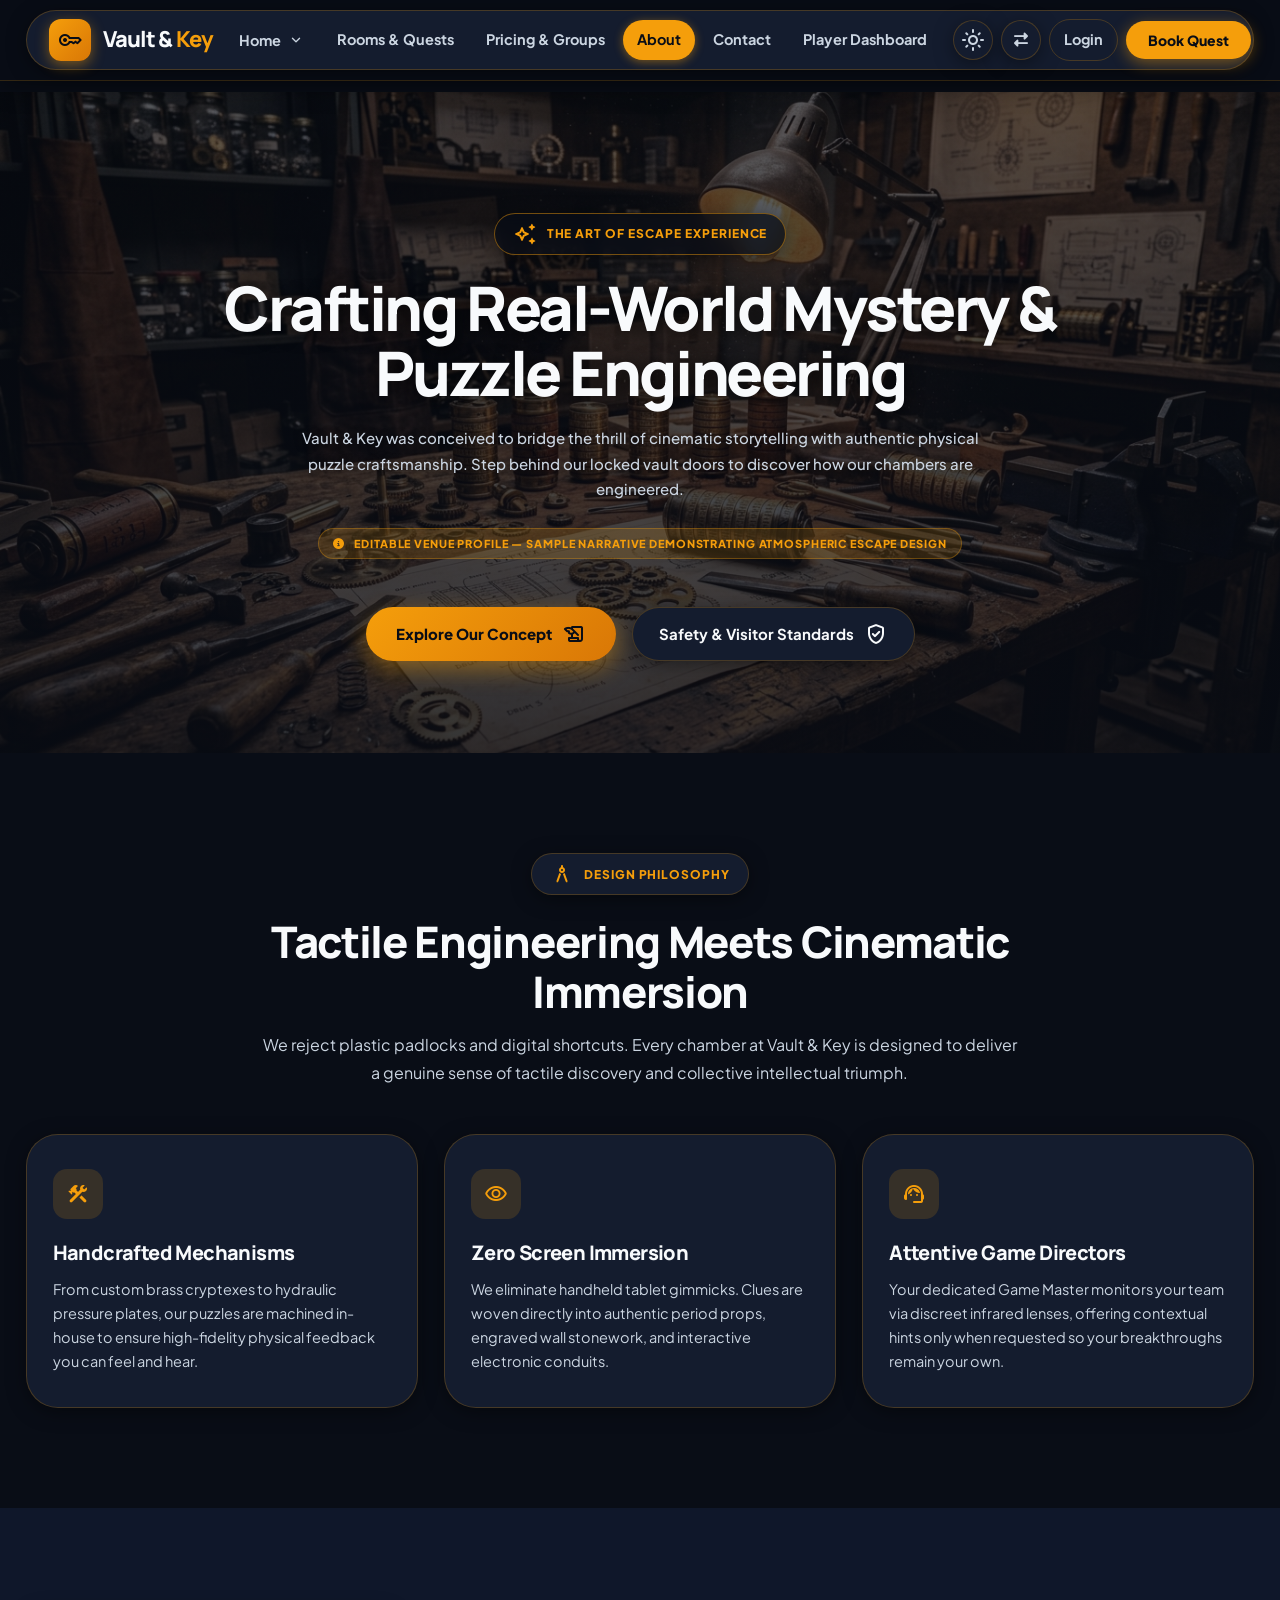
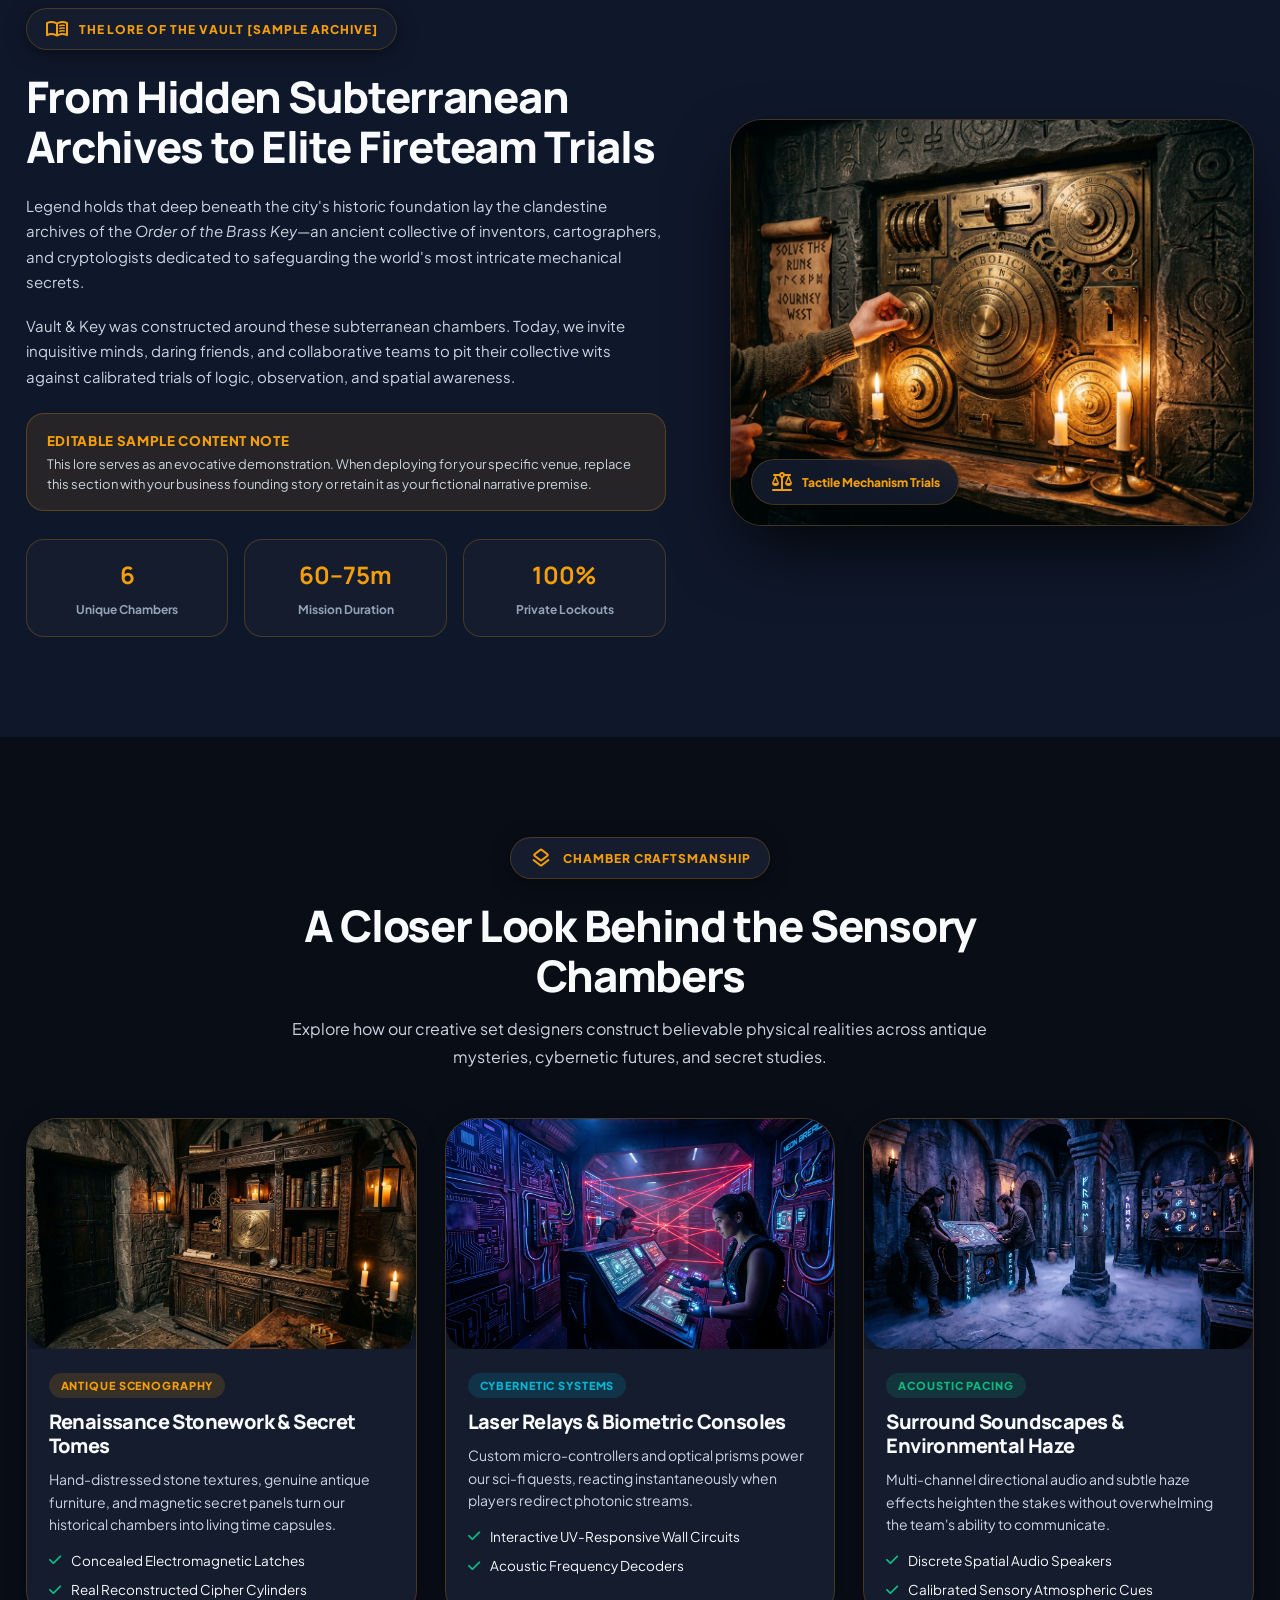
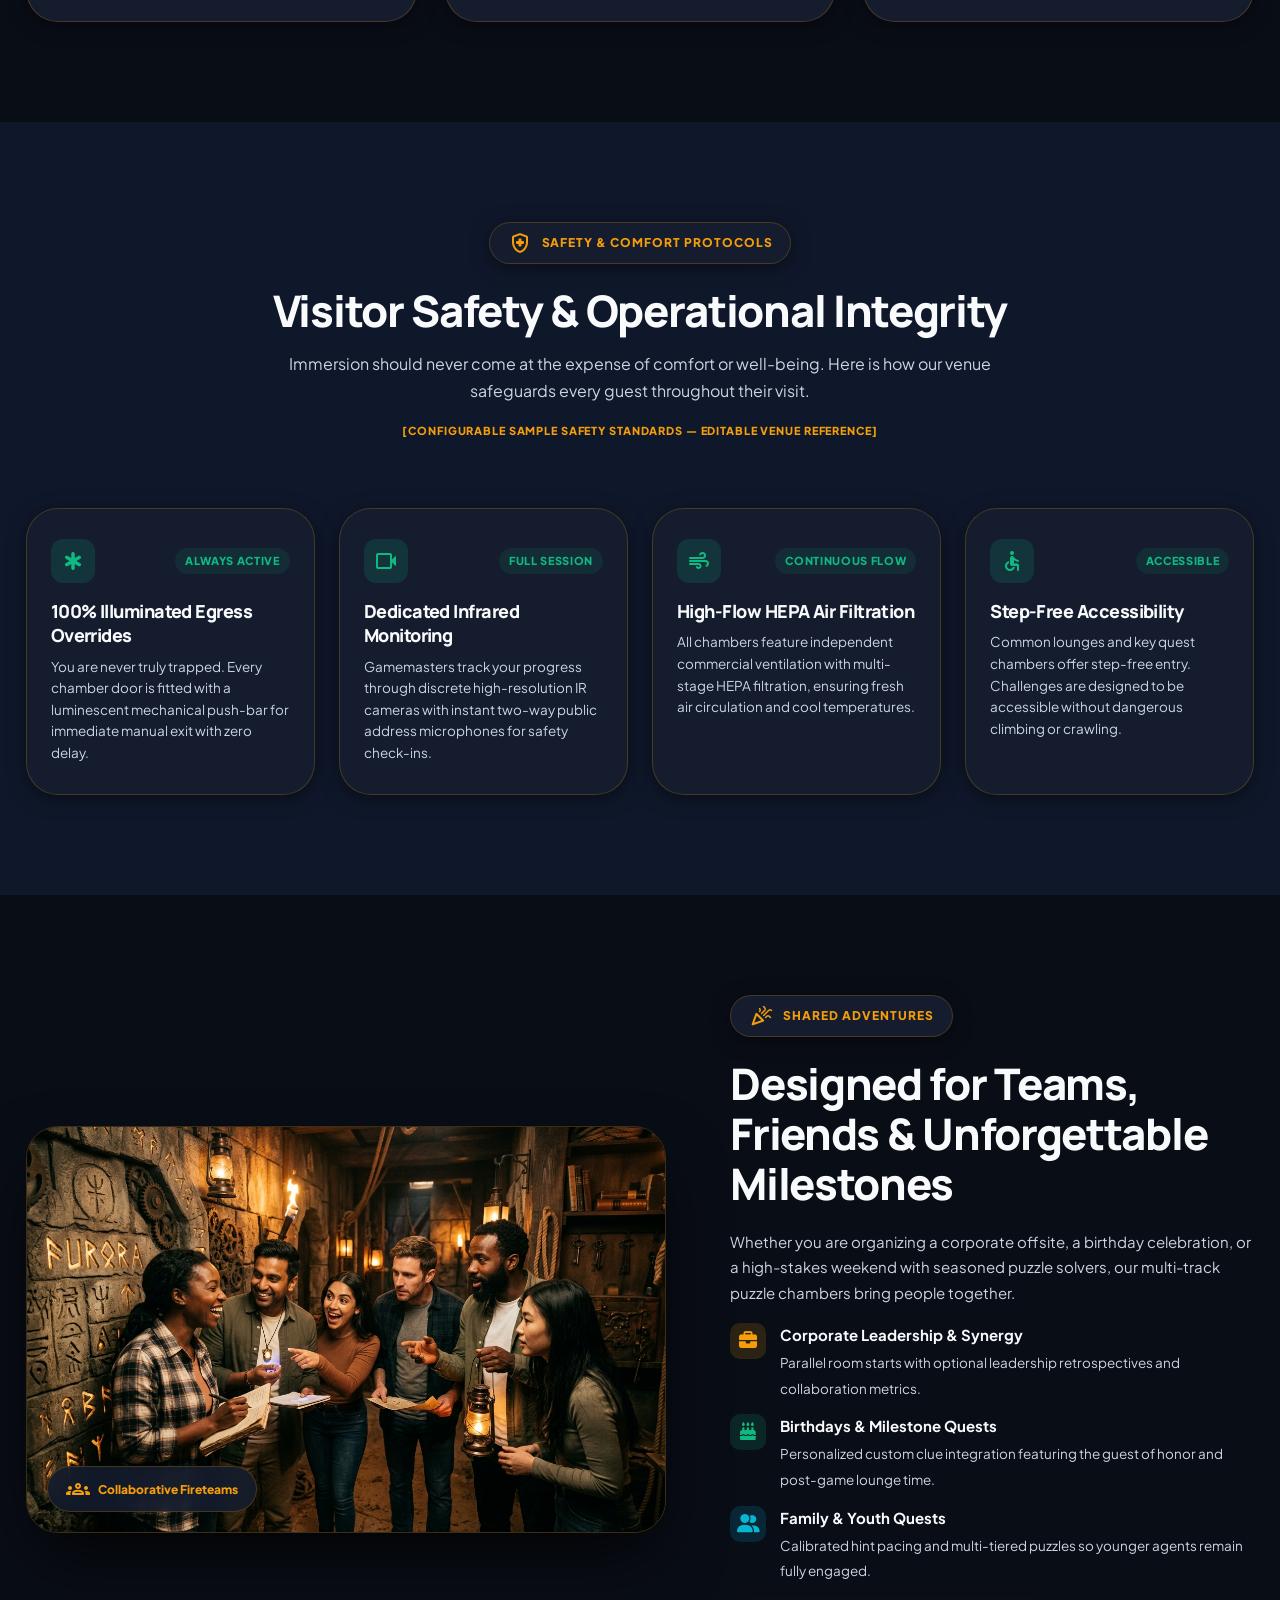
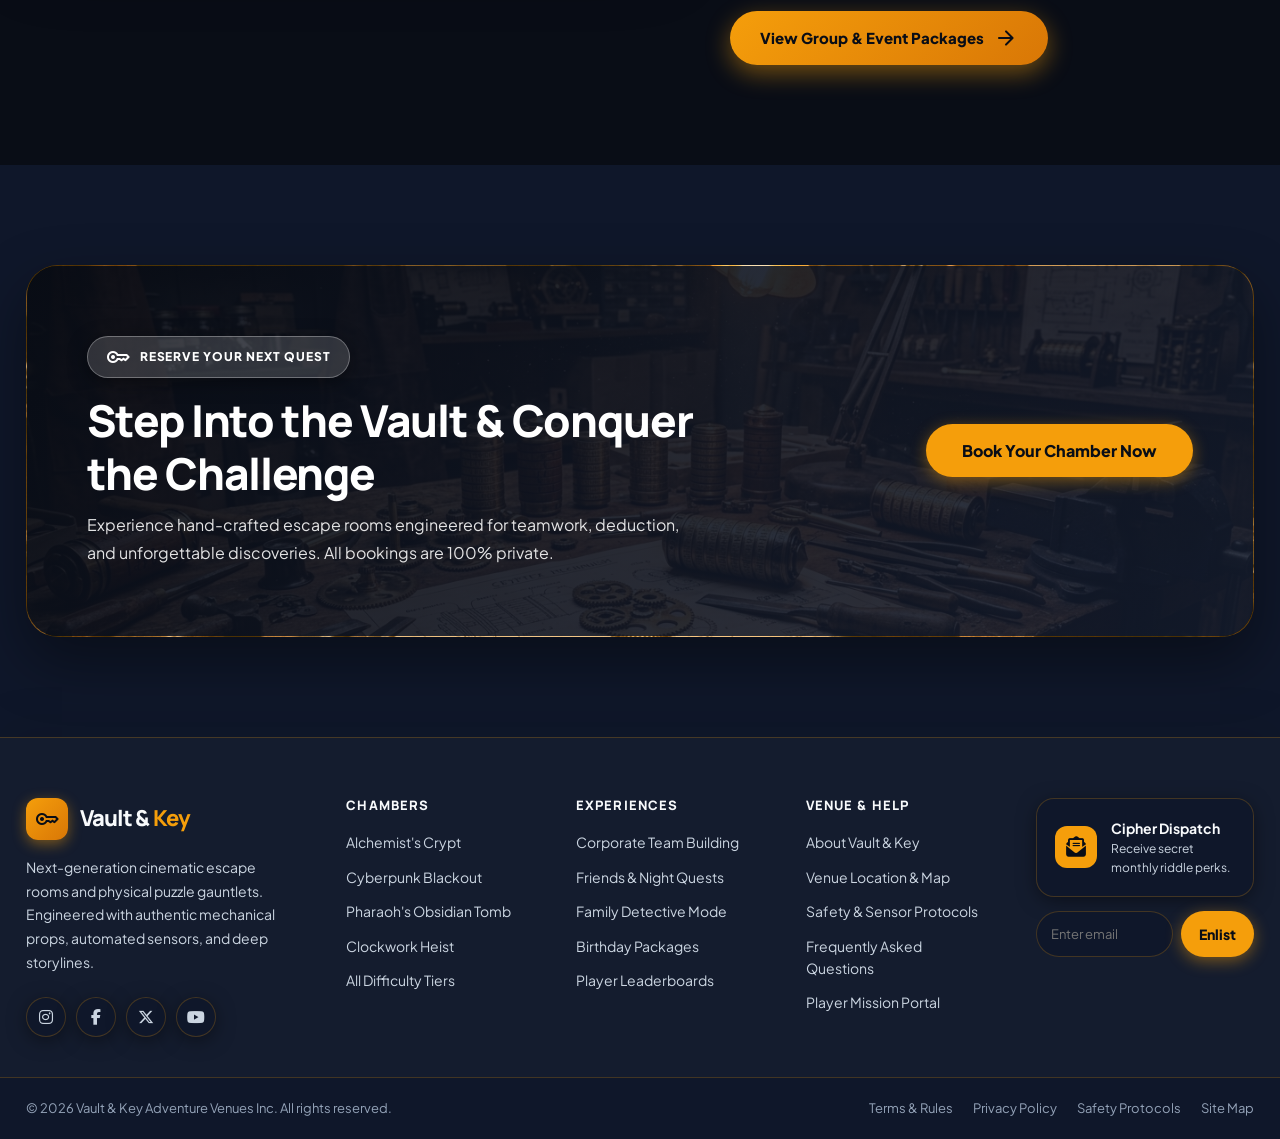
<file: about.html>
<!DOCTYPE html>
<html lang="en" dir="ltr" class="dark">
<head>
  <meta charset="UTF-8" />
  <meta name="viewport" content="width=device-width, initial-scale=1.0" />
  <meta
    name="description"
    content="Discover the craft, story, and safety philosophy behind Vault & Key escape rooms. Explore our bespoke mechanical puzzles, dedicated game directors, and group adventures."
  />
  <meta name="theme-color" content="#f59e0b" />
  <link rel="icon" type="image/svg+xml" href="assets/images/favicon.svg" />
  <title>About Our Venue & Craft | Vault & Key</title>

  <!-- GOOGLE FONTS -->
  <link rel="preconnect" href="https://fonts.googleapis.com" />
  <link rel="preconnect" href="https://fonts.gstatic.com" crossorigin />
  <link
    href="https://fonts.googleapis.com/css2?family=Manrope:wght@600;700;800;900&family=Plus+Jakarta+Sans:wght@400;500;600;700;800&family=Fira+Code:wght@500;700&display=swap"
    rel="stylesheet"
  />

  <!-- ICONS -->
  <link
    href="https://fonts.googleapis.com/css2?family=Material+Symbols+Rounded:opsz,wght,FILL,GRAD@20..48,300..700,0..1,-50..200"
    rel="stylesheet"
  />
  <link
    rel="stylesheet"
    href="https://cdnjs.cloudflare.com/ajax/libs/font-awesome/6.7.2/css/all.min.css"
  />

  <!-- GLOBAL STYLES -->
  <link rel="stylesheet" href="assets/css/main.css" />
</head>

<body>
  <!-- PAGE PRELOADER -->
  <div id="vkPageLoader" class="vk-page-loader" aria-hidden="true">
    <div class="vk-loader-spinner-wrap">
      <div class="vk-loader-vault-ring"></div>
      <div class="vk-loader-vault-ring-inner"></div>
      <div class="vk-loader-core">
        <span class="material-symbols-rounded"> key </span>
      </div>
    </div>
    <div class="vk-loader-text">
      <span class="vk-loader-title">VAULT &amp; KEY</span>
      <span class="vk-loader-subtitle">Deciphering Chamber...</span>
    </div>
  </div>

  <!-- ============================================================
       00. GLOBAL HEADER & FLOATING NAVIGATION
       ============================================================ -->
  <header class="vk-header">
    <div class="vk-container">
      <div class="vk-header-inner">
        <!-- BRAND LOGO -->
        <a href="index.html" class="vk-brand" aria-label="Vault & Key Home">
          <div class="vk-brand-mark">
            <span class="material-symbols-rounded"> key </span>
          </div>
          <div class="vk-brand-name">Vault & <span>Key</span></div>
        </a>

        <!-- DESKTOP NAVBAR -->
        <nav class="vk-nav" aria-label="Main navigation">
          <div class="vk-nav-dropdown">
            <button
              type="button"
              class="vk-nav-link vk-nav-dropdown-trigger"
              data-home-dropdown
              aria-expanded="false"
              aria-haspopup="true"
            >
              <span>Home</span>
              <span class="material-symbols-rounded" style="font-size:18px;"> keyboard_arrow_down </span>
            </button>

            <div class="vk-nav-dropdown-menu" aria-label="Home variations">
              <a href="index.html" class="vk-nav-dropdown-item">
                <div class="vk-dropdown-icon">
                  <span class="material-symbols-rounded"> meeting_room </span>
                </div>
                <span class="vk-dropdown-content">
                  <strong>Home 1 — Signature</strong>
                  <small>Classic Vault Experience</small>
                </span>
              </a>
              <a href="home-2.html" class="vk-nav-dropdown-item">
                <div class="vk-dropdown-icon">
                  <span class="material-symbols-rounded"> radar </span>
                </div>
                <span class="vk-dropdown-content">
                  <strong>Home 2 — Mission Control</strong>
                  <small>Expressive Quest Operations</small>
                </span>
              </a>
            </div>
          </div>

          <a href="rooms.html" class="vk-nav-link">Rooms & Quests</a>
          <a href="pricing.html" class="vk-nav-link">Pricing & Groups</a>
          <a href="about.html" class="vk-nav-link is-active">About</a>
          <a href="contact.html" class="vk-nav-link">Contact</a>
          <a href="dashboard.html" class="vk-nav-link">Player Dashboard</a>
        </nav>

        <!-- HEADER ACTIONS & TOGGLES -->
        <div class="vk-header-actions">
          <button
            type="button"
            class="vk-icon-button"
            data-theme-toggle
            aria-label="Toggle theme"
            title="Toggle Light / Dark"
          >
            <span class="material-symbols-rounded"> light_mode </span>
          </button>

          <button
            type="button"
            class="vk-direction-toggle"
            data-rtl-toggle
            aria-label="Toggle LTR / RTL"
            aria-pressed="false"
            title="Toggle LTR / RTL"
          >
            <i class="fa-solid fa-right-left" style="font-size: 14px;"></i>
          </button>

          <a href="login.html" class="vk-nav-link" style="font-weight:700; border: 1px solid var(--vk-border);">Login</a>
          <button type="button" class="vk-button vk-button-primary" data-modal-open="bookingModalOverlay">
            Book Quest
          </button>

          <!-- MOBILE HAMBURGER BUTTON -->
          <button
            type="button"
            class="vk-icon-button vk-menu-toggle"
            data-menu-toggle
            aria-label="Open navigation menu"
            aria-expanded="false"
          >
            <span class="material-symbols-rounded"> menu </span>
          </button>
        </div>
      </div>

      <!-- MOBILE SLIDE-DOWN DRAWER -->
      <div class="vk-mobile-menu" data-mobile-menu>
        <div class="vk-mobile-menu-inner">
          <div class="vk-mobile-toggles">
            <button type="button" data-theme-toggle aria-label="Toggle theme">
              <span class="material-symbols-rounded"> light_mode </span>
            </button>
            <button type="button" data-rtl-toggle aria-label="Toggle RTL">
              <i class="fa-solid fa-right-left"></i>
            </button>
          </div>

          <div class="vk-mobile-home">
            <button
              type="button"
              class="vk-mobile-home-trigger"
              data-mobile-home-toggle
              aria-expanded="false"
            >
              <span>Home Options</span>
              <span class="material-symbols-rounded"> keyboard_arrow_down </span>
            </button>

            <div class="vk-mobile-home-links">
              <a href="index.html">Home 1 — Signature</a>
              <a href="home-2.html">Home 2 — Mission Control</a>
            </div>
          </div>

          <a href="rooms.html">Rooms & Quests</a>
          <a href="pricing.html">Pricing & Groups</a>
          <a href="about.html" class="is-current">About</a>
          <a href="contact.html">Contact</a>
          <a href="dashboard.html">Player Dashboard</a>

          <div class="vk-mobile-menu-actions">
            <a href="login.html" class="vk-button vk-button-outline">Login</a>
            <button type="button" class="vk-button vk-button-primary" data-modal-open="bookingModalOverlay">
              Book Your Adventure
            </button>
          </div>
        </div>
      </div>
    </div>
  </header>

  <main id="main-content">
    <!-- ============================================================
         SECTION 1: ABOUT HERO
         ============================================================ -->
    <section class="vk-about-hero" id="aboutHero">
      <div class="vk-container">
        <div class="vk-eyebrow" style="margin-inline: auto; margin-bottom: 20px;">
          <span class="material-symbols-rounded"> auto_awesome </span>
          <span>The Art of Escape Experience</span>
        </div>

        <h1 class="vk-hero-title" style="margin-bottom: 20px;">
          Crafting Real-World Mystery & <span class="highlight">Puzzle Engineering</span>
        </h1>

        <p class="vk-hero-desc" style="margin-inline: auto; margin-bottom: 26px; max-width: 680px;">
          Vault & Key was conceived to bridge the thrill of cinematic storytelling with authentic physical puzzle craftsmanship. Step behind our locked vault doors to discover how our chambers are engineered.
        </p>

        <div style="margin-bottom: 30px;">
          <span class="vk-sample-disclaimer" style="background: rgba(var(--vk-primary-rgb), 0.15); padding: 6px 14px; border-radius: var(--vk-radius-pill); border: 1px solid rgba(var(--vk-primary-rgb), 0.3);">
            <i class="fa-solid fa-circle-info" style="margin-inline-end: 6px;"></i>
            Editable Venue Profile — Sample Narrative Demonstrating Atmospheric Escape Design
          </span>
        </div>

        <div class="vk-hero-actions" style="justify-content: center;">
          <a href="#adventureStory" class="vk-primary-button">
            <span>Explore Our Concept</span>
            <span class="material-symbols-rounded"> history_edu </span>
          </a>
          <a href="#safetyInfo" class="vk-secondary-button">
            <span>Safety & Visitor Standards</span>
            <span class="material-symbols-rounded"> verified_user </span>
          </a>
        </div>
      </div>
    </section>

    <!-- ============================================================
         SECTION 2: VENUE INTRODUCTION
         ============================================================ -->
    <section class="vk-section" id="venueIntro" style="background: var(--vk-bg);">
      <div class="vk-container">
        <div class="vk-section-header" style="text-align: center; max-width: 760px; margin-inline: auto; margin-bottom: 48px;">
          <div class="vk-eyebrow" style="margin-inline: auto;">
            <span class="material-symbols-rounded"> architecture </span>
            <span>Design Philosophy</span>
          </div>
          <h2 class="vk-section-title">
            Tactile Engineering Meets <span class="highlight">Cinematic Immersion</span>
          </h2>
          <p class="vk-section-desc">
            We reject plastic padlocks and digital shortcuts. Every chamber at Vault & Key is designed to deliver a genuine sense of tactile discovery and collective intellectual triumph.
          </p>
        </div>

        <div class="vk-pillar-grid">
          <!-- PILLAR 1 -->
          <div class="vk-pillar-card">
            <div class="vk-pillar-icon">
              <span class="material-symbols-rounded"> construction </span>
            </div>
            <h3>Handcrafted Mechanisms</h3>
            <p>
              From custom brass cryptexes to hydraulic pressure plates, our puzzles are machined in-house to ensure high-fidelity physical feedback you can feel and hear.
            </p>
          </div>

          <!-- PILLAR 2 -->
          <div class="vk-pillar-card">
            <div class="vk-pillar-icon">
              <span class="material-symbols-rounded"> visibility </span>
            </div>
            <h3>Zero Screen Immersion</h3>
            <p>
              We eliminate handheld tablet gimmicks. Clues are woven directly into authentic period props, engraved wall stonework, and interactive electronic conduits.
            </p>
          </div>

          <!-- PILLAR 3 -->
          <div class="vk-pillar-card">
            <div class="vk-pillar-icon">
              <span class="material-symbols-rounded"> support_agent </span>
            </div>
            <h3>Attentive Game Directors</h3>
            <p>
              Your dedicated Game Master monitors your team via discreet infrared lenses, offering contextual hints only when requested so your breakthroughs remain your own.
            </p>
          </div>
        </div>
      </div>
    </section>

    <!-- ============================================================
         SECTION 3: THE ADVENTURE CONCEPT & STORY
         ============================================================ -->
    <section class="vk-section" id="adventureStory" style="background: var(--vk-bg-subtle);">
      <div class="vk-container">
        <div class="vk-story-grid">
          <!-- STORY COPY -->
          <div>
            <div class="vk-eyebrow">
              <span class="material-symbols-rounded"> menu_book </span>
              <span>The Lore of the Vault [Sample Archive]</span>
            </div>

            <h2 class="vk-section-title" style="margin-bottom: 20px;">
              From Hidden Subterranean Archives to <span class="highlight">Elite Fireteam Trials</span>
            </h2>

            <p style="color: var(--vk-text-soft); font-size: 15px; line-height: 1.7; margin-bottom: 18px;">
              Legend holds that deep beneath the city's historic foundation lay the clandestine archives of the <em>Order of the Brass Key</em>—an ancient collective of inventors, cartographers, and cryptologists dedicated to safeguarding the world's most intricate mechanical secrets.
            </p>

            <p style="color: var(--vk-text-soft); font-size: 15px; line-height: 1.7; margin-bottom: 24px;">
              Vault & Key was constructed around these subterranean chambers. Today, we invite inquisitive minds, daring friends, and collaborative teams to pit their collective wits against calibrated trials of logic, observation, and spatial awareness.
            </p>

            <!-- EDITABLE SAMPLE NOTICE -->
            <div style="padding: 16px 20px; border-radius: var(--vk-radius-md); background: rgba(var(--vk-primary-rgb), 0.1); border: 1px solid rgba(var(--vk-primary-rgb), 0.25); margin-bottom: 28px;">
              <small style="color: var(--vk-primary); font-weight: 800; text-transform: uppercase; letter-spacing: 0.05em; display: block; margin-bottom: 4px;">
                Editable Sample Content Note
              </small>
              <p style="font-size: 13px; color: var(--vk-text-soft); margin: 0; line-height: 1.5;">
                This lore serves as an evocative demonstration. When deploying for your specific venue, replace this section with your business founding story or retain it as your fictional narrative premise.
              </p>
            </div>

            <div class="vk-story-stats">
              <div>
                <strong style="font-size: 24px; font-family: var(--vk-font-display); color: var(--vk-primary); display: block;">6</strong>
                <span style="font-size: 12px; color: var(--vk-text-muted); font-weight: 700;">Unique Chambers</span>
              </div>
              <div>
                <strong style="font-size: 24px; font-family: var(--vk-font-display); color: var(--vk-primary); display: block;">60–75m</strong>
                <span style="font-size: 12px; color: var(--vk-text-muted); font-weight: 700;">Mission Duration</span>
              </div>
              <div>
                <strong style="font-size: 24px; font-family: var(--vk-font-display); color: var(--vk-primary); display: block;">100%</strong>
                <span style="font-size: 12px; color: var(--vk-text-muted); font-weight: 700;">Private Lockouts</span>
              </div>
            </div>
          </div>

          <!-- STORY VISUAL -->
          <div class="vk-story-visual">
            <img
              src="assets/images/about_story.jpg"
              alt="Bronze statue of Lady Justice holding mechanical balance scales for cryptological weight puzzles"
              loading="lazy"
            />
            <div class="vk-story-badge">
              <span class="material-symbols-rounded"> balance </span>
              <span>Tactile Mechanism Trials</span>
            </div>
          </div>
        </div>
      </div>
    </section>

    <!-- ============================================================
         SECTION 4: IMMERSIVE ROOM SHOWCASE
         ============================================================ -->
    <section class="vk-section" id="roomShowcase" style="background: var(--vk-bg);">
      <div class="vk-container">
        <div class="vk-section-header" style="text-align: center; max-width: 760px; margin-inline: auto; margin-bottom: 48px;">
          <div class="vk-eyebrow" style="margin-inline: auto;">
            <span class="material-symbols-rounded"> layers </span>
            <span>Chamber Craftsmanship</span>
          </div>
          <h2 class="vk-section-title">
            A Closer Look Behind the <span class="highlight">Sensory Chambers</span>
          </h2>
          <p class="vk-section-desc">
            Explore how our creative set designers construct believable physical realities across antique mysteries, cybernetic futures, and secret studies.
          </p>
        </div>

        <div class="vk-about-showcase-grid">
          <!-- TILE 1 -->
          <div class="vk-about-tile">
            <div class="vk-about-tile-img">
              <img
                src="assets/images/about_showcase_1.jpg"
                alt="Intricately styled historical room interior with wooden cabinetry and warm ambient light"
                loading="lazy"
              />
            </div>
            <div class="vk-about-tile-body">
              <div class="vk-group-badge" style="margin-bottom: 12px;">Antique Scenography</div>
              <h3>Renaissance Stonework & Secret Tomes</h3>
              <p>
                Hand-distressed stone textures, genuine antique furniture, and magnetic secret panels turn our historical chambers into living time capsules.
              </p>
              <ul class="vk-price-features">
                <li><i class="fa-solid fa-check"></i> Concealed Electromagnetic Latches</li>
                <li><i class="fa-solid fa-check"></i> Real Reconstructed Cipher Cylinders</li>
              </ul>
            </div>
          </div>

          <!-- TILE 2 -->
          <div class="vk-about-tile">
            <div class="vk-about-tile-img">
              <img
                src="assets/images/about_showcase_2.jpg"
                alt="Futuristic neon lit laser corridor with high-tech reflections"
                loading="lazy"
              />
            </div>
            <div class="vk-about-tile-body">
              <div class="vk-group-badge" style="background: rgba(6, 182, 212, 0.15); color: var(--vk-accent-cyan); margin-bottom: 12px;">Cybernetic Systems</div>
              <h3>Laser Relays & Biometric Consoles</h3>
              <p>
                Custom micro-controllers and optical prisms power our sci-fi quests, reacting instantaneously when players redirect photonic streams.
              </p>
              <ul class="vk-price-features">
                <li><i class="fa-solid fa-check"></i> Interactive UV-Responsive Wall Circuits</li>
                <li><i class="fa-solid fa-check"></i> Acoustic Frequency Decoders</li>
              </ul>
            </div>
          </div>

          <!-- TILE 3 -->
          <div class="vk-about-tile">
            <div class="vk-about-tile-img">
              <img
                src="assets/images/about_showcase_3.jpg"
                alt="Mysterious medieval architectural hall and secret lock chamber"
                loading="lazy"
              />
            </div>
            <div class="vk-about-tile-body">
              <div class="vk-group-badge" style="background: rgba(16, 185, 129, 0.15); color: var(--vk-accent-emerald); margin-bottom: 12px;">Acoustic Pacing</div>
              <h3>Surround Soundscapes & Environmental Haze</h3>
              <p>
                Multi-channel directional audio and subtle haze effects heighten the stakes without overwhelming the team's ability to communicate.
              </p>
              <ul class="vk-price-features">
                <li><i class="fa-solid fa-check"></i> Discrete Spatial Audio Speakers</li>
                <li><i class="fa-solid fa-check"></i> Calibrated Sensory Atmospheric Cues</li>
              </ul>
            </div>
          </div>
        </div>
      </div>
    </section>

    <!-- ============================================================
         SECTION 5: SAFETY & VISITOR EXPERIENCE INFORMATION
         ============================================================ -->
    <section class="vk-section" id="safetyInfo" style="background: var(--vk-bg-subtle);">
      <div class="vk-container">
        <div class="vk-section-header" style="text-align: center; max-width: 760px; margin-inline: auto; margin-bottom: 48px;">
          <div class="vk-eyebrow" style="margin-inline: auto;">
            <span class="material-symbols-rounded"> health_and_safety </span>
            <span>Safety & Comfort Protocols</span>
          </div>
          <h2 class="vk-section-title">
            Visitor Safety & <span class="highlight">Operational Integrity</span>
          </h2>
          <p class="vk-section-desc">
            Immersion should never come at the expense of comfort or well-being. Here is how our venue safeguards every guest throughout their visit.
          </p>
          <div style="margin-top: 12px;">
            <span class="vk-sample-disclaimer">
              [Configurable Sample Safety Standards — Editable Venue Reference]
            </span>
          </div>
        </div>

        <div class="vk-safety-grid">
          <!-- CARD 1 -->
          <div class="vk-safety-card">
            <div class="vk-safety-top">
              <div class="vk-safety-icon">
                <span class="material-symbols-rounded"> emergency </span>
              </div>
              <span class="vk-safety-status">Always Active</span>
            </div>
            <h3>100% Illuminated Egress Overrides</h3>
            <p>
              You are never truly trapped. Every chamber door is fitted with a luminescent mechanical push-bar for immediate manual exit with zero delay.
            </p>
          </div>

          <!-- CARD 2 -->
          <div class="vk-safety-card">
            <div class="vk-safety-top">
              <div class="vk-safety-icon">
                <span class="material-symbols-rounded"> videocam </span>
              </div>
              <span class="vk-safety-status">Full Session</span>
            </div>
            <h3>Dedicated Infrared Monitoring</h3>
            <p>
              Gamemasters track your progress through discrete high-resolution IR cameras with instant two-way public address microphones for safety check-ins.
            </p>
          </div>

          <!-- CARD 3 -->
          <div class="vk-safety-card">
            <div class="vk-safety-top">
              <div class="vk-safety-icon">
                <span class="material-symbols-rounded"> air </span>
              </div>
              <span class="vk-safety-status">Continuous Flow</span>
            </div>
            <h3>High-Flow HEPA Air Filtration</h3>
            <p>
              All chambers feature independent commercial ventilation with multi-stage HEPA filtration, ensuring fresh air circulation and cool temperatures.
            </p>
          </div>

          <!-- CARD 4 -->
          <div class="vk-safety-card">
            <div class="vk-safety-top">
              <div class="vk-safety-icon">
                <span class="material-symbols-rounded"> accessible </span>
              </div>
              <span class="vk-safety-status">Accessible</span>
            </div>
            <h3>Step-Free Accessibility</h3>
            <p>
              Common lounges and key quest chambers offer step-free entry. Challenges are designed to be accessible without dangerous climbing or crawling.
            </p>
          </div>
        </div>
      </div>
    </section>

    <!-- ============================================================
         SECTION 6: GROUPS, CELEBRATIONS & TEAM EXPERIENCES
         ============================================================ -->
    <section class="vk-section" id="groupExperiences" style="background: var(--vk-bg);">
      <div class="vk-container">
        <div class="vk-story-grid">
          <!-- VISUAL ON LEFT FOR DIVERSITY -->
          <div class="vk-story-visual">
            <img
              src="assets/images/about_groups.jpg"
              alt="Group of friends and colleagues celebrating inside the escape venue lounge"
              loading="lazy"
            />
            <div class="vk-story-badge">
              <span class="material-symbols-rounded"> groups </span>
              <span>Collaborative Fireteams</span>
            </div>
          </div>

          <!-- CONTENT ON RIGHT -->
          <div>
            <div class="vk-eyebrow">
              <span class="material-symbols-rounded"> celebration </span>
              <span>Shared Adventures</span>
            </div>

            <h2 class="vk-section-title" style="margin-bottom: 20px;">
              Designed for Teams, Friends & <span class="highlight">Unforgettable Milestones</span>
            </h2>

            <p style="color: var(--vk-text-soft); font-size: 15px; line-height: 1.7; margin-bottom: 18px;">
              Whether you are organizing a corporate offsite, a birthday celebration, or a high-stakes weekend with seasoned puzzle solvers, our multi-track puzzle chambers bring people together.
            </p>

            <div style="display: flex; flex-direction: column; gap: 14px; margin-bottom: 28px;">
              <div style="display: flex; gap: 14px; align-items: flex-start;">
                <div style="width: 36px; height: 36px; border-radius: 10px; background: rgba(var(--vk-primary-rgb), 0.15); color: var(--vk-primary); display: grid; place-items: center; font-size: 18px; flex-shrink: 0;">
                  <i class="fa-solid fa-briefcase"></i>
                </div>
                <div>
                  <strong style="font-size: 15px; display: block; margin-bottom: 2px;">Corporate Leadership & Synergy</strong>
                  <span style="font-size: 13.5px; color: var(--vk-text-soft);">Parallel room starts with optional leadership retrospectives and collaboration metrics.</span>
                </div>
              </div>

              <div style="display: flex; gap: 14px; align-items: flex-start;">
                <div style="width: 36px; height: 36px; border-radius: 10px; background: rgba(16, 185, 129, 0.15); color: var(--vk-accent-emerald); display: grid; place-items: center; font-size: 18px; flex-shrink: 0;">
                  <i class="fa-solid fa-cake-candles"></i>
                </div>
                <div>
                  <strong style="font-size: 15px; display: block; margin-bottom: 2px;">Birthdays & Milestone Quests</strong>
                  <span style="font-size: 13.5px; color: var(--vk-text-soft);">Personalized custom clue integration featuring the guest of honor and post-game lounge time.</span>
                </div>
              </div>

              <div style="display: flex; gap: 14px; align-items: flex-start;">
                <div style="width: 36px; height: 36px; border-radius: 10px; background: rgba(6, 182, 212, 0.15); color: var(--vk-accent-cyan); display: grid; place-items: center; font-size: 18px; flex-shrink: 0;">
                  <i class="fa-solid fa-user-group"></i>
                </div>
                <div>
                  <strong style="font-size: 15px; display: block; margin-bottom: 2px;">Family & Youth Quests</strong>
                  <span style="font-size: 13.5px; color: var(--vk-text-soft);">Calibrated hint pacing and multi-tiered puzzles so younger agents remain fully engaged.</span>
                </div>
              </div>
            </div>

            <a href="pricing.html#privateGroups" class="vk-primary-button">
              <span>View Group & Event Packages</span>
              <span class="material-symbols-rounded"> arrow_forward </span>
            </a>
          </div>
        </div>
      </div>
    </section>

    <!-- ============================================================
         SECTION 7: BOOKING CTA & FOOTER
         ============================================================ -->
    <section class="vk-section" id="aboutCta" style="background: var(--vk-bg-subtle);">
      <div class="vk-container">
        <div class="vk-final-cta-box" style="background-image: url('assets/images/about_hero.jpg');">
          <div class="vk-final-cta-content">
            <div class="vk-eyebrow" style="background: rgba(255,255,255,0.15); color: #fff; border-color: rgba(255,255,255,0.3); margin-bottom: 16px;">
              <span class="material-symbols-rounded"> key </span>
              <span>Reserve Your Next Quest</span>
            </div>
            <h2>Step Into the Vault & Conquer the Challenge</h2>
            <p>
              Experience hand-crafted escape rooms engineered for teamwork, deduction, and unforgettable discoveries. All bookings are 100% private.
            </p>
          </div>
          <div class="vk-final-cta-action">
            <button
              type="button"
              class="vk-button vk-button-primary"
              style="font-size: 16px; padding: 16px 36px;"
              data-modal-open="bookingModalOverlay"
            >
              Book Your Chamber Now
            </button>
          </div>
        </div>
      </div>
    </section>
  </main>

  <!-- ============================================================
       GLOBAL 5-COLUMN FOOTER
       ============================================================ -->
  <footer class="vk-footer">
    <div class="vk-footer-main">
      <div class="vk-container">
        <div class="vk-footer-grid">
          <!-- COLUMN 1: BRAND INFO -->
          <div class="vk-footer-brand">
            <a href="index.html" class="vk-brand">
              <div class="vk-brand-mark">
                <span class="material-symbols-rounded"> key </span>
              </div>
              <div class="vk-brand-name">Vault & <span>Key</span></div>
            </a>
            <p class="vk-footer-description">
              Next-generation cinematic escape rooms and physical puzzle gauntlets. Engineered with authentic mechanical props, automated sensors, and deep storylines.
            </p>
            <div class="vk-footer-socials">
              <a href="https://instagram.com" target="_blank" rel="noopener" aria-label="Instagram" class="vk-social">
                <i class="fa-brands fa-instagram"></i>
              </a>
              <a href="https://facebook.com" target="_blank" rel="noopener" aria-label="Facebook" class="vk-social">
                <i class="fa-brands fa-facebook-f"></i>
              </a>
              <a href="https://x.com" target="_blank" rel="noopener" aria-label="X" class="vk-social">
                <i class="fa-brands fa-x-twitter"></i>
              </a>
              <a href="https://youtube.com" target="_blank" rel="noopener" aria-label="YouTube" class="vk-social">
                <i class="fa-brands fa-youtube"></i>
              </a>
            </div>
          </div>

          <!-- COLUMN 2: CHAMBERS & QUESTS -->
          <div class="vk-footer-column">
            <h3>Chambers</h3>
            <a href="rooms.html">Alchemist's Crypt</a>
            <a href="rooms.html">Cyberpunk Blackout</a>
            <a href="rooms.html">Pharaoh's Obsidian Tomb</a>
            <a href="rooms.html">Clockwork Heist</a>
            <a href="rooms.html">All Difficulty Tiers</a>
          </div>

          <!-- COLUMN 3: EXPERIENCES -->
          <div class="vk-footer-column">
            <h3>Experiences</h3>
            <a href="pricing.html">Corporate Team Building</a>
            <a href="pricing.html">Friends & Night Quests</a>
            <a href="pricing.html">Family Detective Mode</a>
            <a href="pricing.html">Birthday Packages</a>
            <a href="dashboard.html">Player Leaderboards</a>
          </div>

          <!-- COLUMN 4: VENUE & SUPPORT -->
          <div class="vk-footer-column">
            <h3>Venue & Help</h3>
            <a href="about.html">About Vault & Key</a>
            <a href="contact.html">Venue Location & Map</a>
            <a href="contact.html">Safety & Sensor Protocols</a>
            <a href="contact.html">Frequently Asked Questions</a>
            <a href="dashboard.html">Player Mission Portal</a>
          </div>

          <!-- COLUMN 5: DISPATCH NEWSLETTER CTA CARD -->
          <div class="vk-footer-cta">
            <div class="vk-footer-cta-card">
              <div class="vk-footer-cta-icon">
                <i class="fa-solid fa-envelope-open-text"></i>
              </div>
              <div>
                <strong>Cipher Dispatch</strong>
                <p>Receive secret monthly riddle perks.</p>
              </div>
            </div>
            <form id="footerNewsletterForm" style="display: flex; gap: 8px; width: 100%; margin-top: 12px;">
              <input
                type="email"
                id="footerSubscriberEmail"
                placeholder="Enter email"
                required
                style="flex: 1; padding: 10px 14px; border-radius: var(--vk-radius-pill); background: var(--vk-bg-subtle); border: 1px solid var(--vk-border); color: var(--vk-text); font-size: 13px; outline: none;"
              />
              <button
                type="submit"
                class="vk-footer-button"
                style="border:none; cursor:pointer; white-space: nowrap; padding: 5px 18px; width: auto;"
              >
                <span>Enlist</span>
              </button>
            </form>
          </div>
        </div>
      </div>
    </div>

    <!-- FOOTER BOTTOM BAR -->
    <div class="vk-footer-bottom">
      <div class="vk-container">
        <div class="vk-footer-bottom-inner">
          <p>© 2026 Vault & Key Adventure Venues Inc. All rights reserved.</p>
          <div class="vk-footer-bottom-links">
            <a href="contact.html">Terms & Rules</a>
            <a href="contact.html">Privacy Policy</a>
            <a href="about.html">Safety Protocols</a>
            <a href="contact.html">Site Map</a>
          </div>
        </div>
      </div>
    </div>
  </footer>

  <!-- ============================================================
       GLOBAL MODAL: QUICK BOOKING MODAL OVERLAY
       ============================================================ -->
  <div class="vk-modal-overlay" id="bookingModalOverlay" role="dialog" aria-modal="true" aria-labelledby="modalHeading">
    <div class="vk-modal-card">
      <button type="button" class="vk-modal-close" data-modal-close aria-label="Close modal">
        <span class="material-symbols-rounded"> close </span>
      </button>

      <div id="bookingFormContainer">
        <h3 class="vk-modal-title" id="modalHeading">Reserve Your Chamber</h3>
        <p class="vk-modal-subtitle">Configure your private escape adventure. Zero payment required until briefing.</p>

        <form class="vk-modal-form" id="popupBookingForm">
          <div class="vk-modal-field">
            <label for="modalChamber">Select Mystery Chamber</label>
            <select id="modalChamber" required>
              <option value="obsidian">The Obsidian Vault (Stealth Heist · 60m)</option>
              <option value="cyberpunk">Cyberpunk 2088: Neon Protocol (Sci-Fi · 60m)</option>
              <option value="davinci">Da Vinci's Hidden Crypt (Renaissance · 75m)</option>
              <option value="clockwork">Clockwork Asylum (Psychological · 60m)</option>
              <option value="magician">Magician's Secret Study (Illusionist · 60m)</option>
              <option value="pharaoh">Pharaoh's Cursed Tomb (Archeological · 60m)</option>
            </select>
          </div>

          <div style="display: grid; grid-template-columns: 1fr 1fr; gap: 12px;">
            <div class="vk-modal-field">
              <label for="modalDate">Mission Date</label>
              <input type="date" id="modalDate" required />
            </div>
            <div class="vk-modal-field">
              <label for="modalSquadSize">Squad Size</label>
              <select id="modalSquadSize" required>
                <option value="2">2 Players ($46/player)</option>
                <option value="3">3 Players ($38/player)</option>
                <option value="4" selected>4 Players ($38/player)</option>
                <option value="5">5 Players ($38/player)</option>
                <option value="6">6 Players ($38/player)</option>
                <option value="7">7 Players ($34/player)</option>
                <option value="8">8 Players ($34/player)</option>
                <option value="9">9 Players ($34/player)</option>
                <option value="10">10 Players ($34/player)</option>
              </select>
            </div>
          </div>

          <div class="vk-modal-field">
            <label for="modalLeadName">Squad Leader Name</label>
            <input type="text" id="modalLeadName" placeholder="Agent Jane Doe" required />
          </div>

          <div class="vk-modal-field">
            <label for="modalLeadEmail">Contact Email</label>
            <input type="email" id="modalLeadEmail" placeholder="agent@mission.com" required />
          </div>

          <button type="submit" class="vk-modal-submit">
            Confirm Chamber Lockout
          </button>
        </form>
      </div>

      <div class="vk-success-popup" id="bookingSuccessContainer">
        <div class="vk-success-icon">
          <span class="material-symbols-rounded"> task_alt </span>
        </div>
        <h4 class="vk-success-title">Mission Slot Reserved!</h4>
        <p class="vk-success-desc">
          Your chamber request has been registered in the Vault & Key system. Check your inbox for confirmation details and briefing instructions.
        </p>
        <button type="button" class="vk-success-done" id="closeSuccessBookingBtn">
          Return to Venue
        </button>
      </div>
    </div>
  </div>

  <!-- ============================================================
       GLOBAL MODAL: NEWSLETTER SUCCESS MODAL
       ============================================================ -->
  <div class="vk-modal-overlay" id="subscribeModalOverlay" role="dialog" aria-modal="true" aria-labelledby="subscribeModalTitle">
    <div class="vk-modal-card" style="text-align: center; max-width: 440px;">
      <button type="button" class="vk-modal-close" data-modal-close aria-label="Close modal">
        <span class="material-symbols-rounded"> close </span>
      </button>
      <div class="vk-success-icon" style="background: rgba(var(--vk-primary-rgb), 0.2); color: var(--vk-primary);">
        <span class="material-symbols-rounded"> mark_email_read </span>
      </div>
      <h4 class="vk-success-title" id="subscribeModalTitle">Mission Intel Confirmed</h4>
      <p class="vk-success-desc">
        Welcome to the inner circle. You will receive priority notifications when new mystery chambers launch and exclusive solver discount ciphers.
      </p>
      <button type="button" class="vk-success-done" data-modal-close>
        Acknowledge
      </button>
    </div>
  </div>

  <!-- GLOBAL SCRIPTS -->
  <script src="assets/js/main.js"></script>

  <!-- PAGE LOGIC -->
  <script>
    document.addEventListener("DOMContentLoaded", () => {
      const dateInput = document.getElementById("modalDate");
      if (dateInput) {
        const tomorrow = new Date();
        tomorrow.setDate(tomorrow.getDate() + 1);
        dateInput.value = tomorrow.toISOString().split("T")[0];
      }

      // Booking modal form handling
      const popupForm = document.getElementById("popupBookingForm");
      const formContainer = document.getElementById("bookingFormContainer");
      const successContainer = document.getElementById("bookingSuccessContainer");
      const closeSuccessBtn = document.getElementById("closeSuccessBookingBtn");
      const modalOverlay = document.getElementById("bookingModalOverlay");

      if (popupForm) {
        popupForm.addEventListener("submit", (e) => {
          e.preventDefault();
          const chamber = document.getElementById("modalChamber").value;
          const date = document.getElementById("modalDate").value;
          const squad = document.getElementById("modalSquadSize").value;
          const name = document.getElementById("modalLeadName").value;
          const email = document.getElementById("modalLeadEmail").value;

          if (chamber && date && squad) {
            localStorage.setItem("vk_quick_booking_about", JSON.stringify({ chamber, date, squad, name, email, timestamp: Date.now() }));
            formContainer.style.display = "none";
            successContainer.classList.add("is-active");
            popupForm.reset();
          }
        });
      }

      if (closeSuccessBtn && modalOverlay) {
        closeSuccessBtn.addEventListener("click", () => {
          modalOverlay.classList.remove("is-active");
          setTimeout(() => {
            formContainer.style.display = "block";
            successContainer.classList.remove("is-active");
          }, 400);
        });
      }

      // Newsletter
      const newsletterForm = document.getElementById("footerNewsletterForm");
      const subscribeModal = document.getElementById("subscribeModalOverlay");
      if (newsletterForm && subscribeModal) {
        newsletterForm.addEventListener("submit", (e) => {
          e.preventDefault();
          const emailInput = document.getElementById("footerSubscriberEmail");
          if (emailInput && emailInput.value) {
            subscribeModal.classList.add("is-active");
            emailInput.value = "";
          }
        });
      }
    });
  </script>
</body>
</html>
</file>
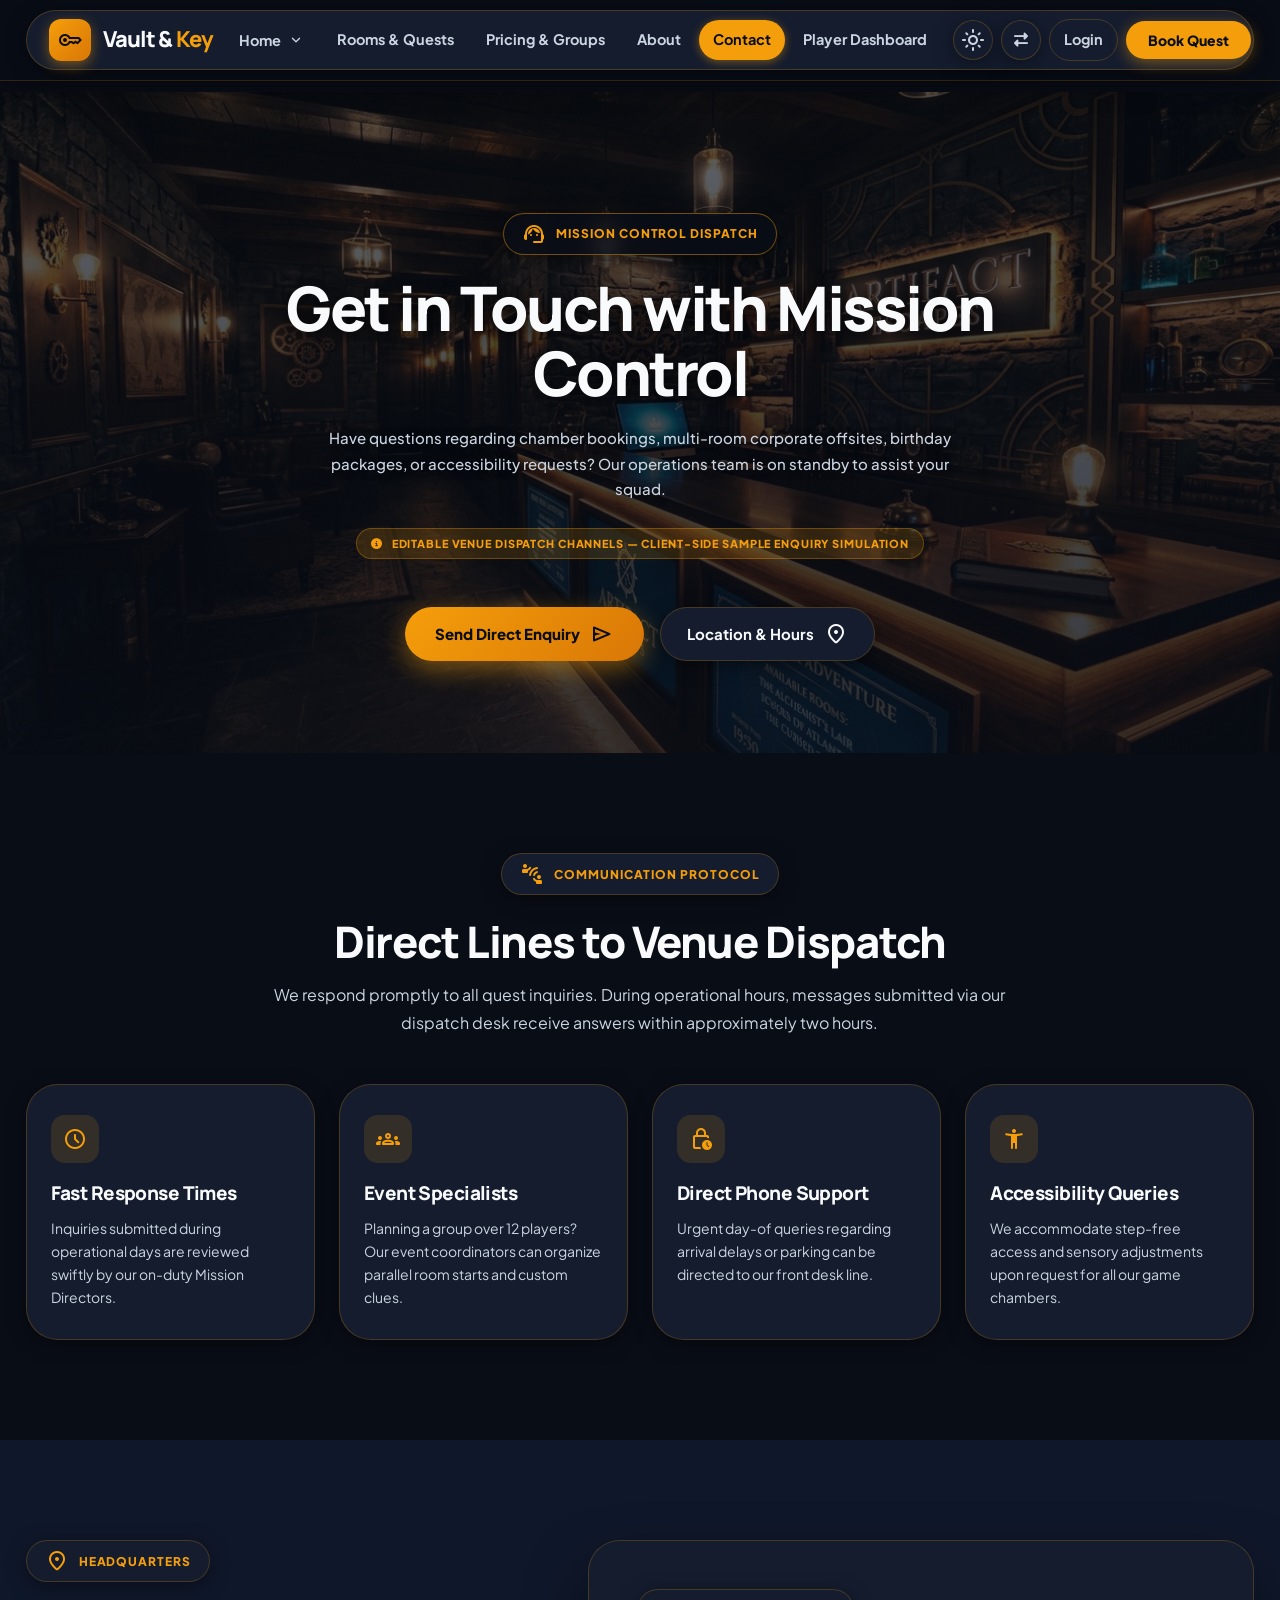
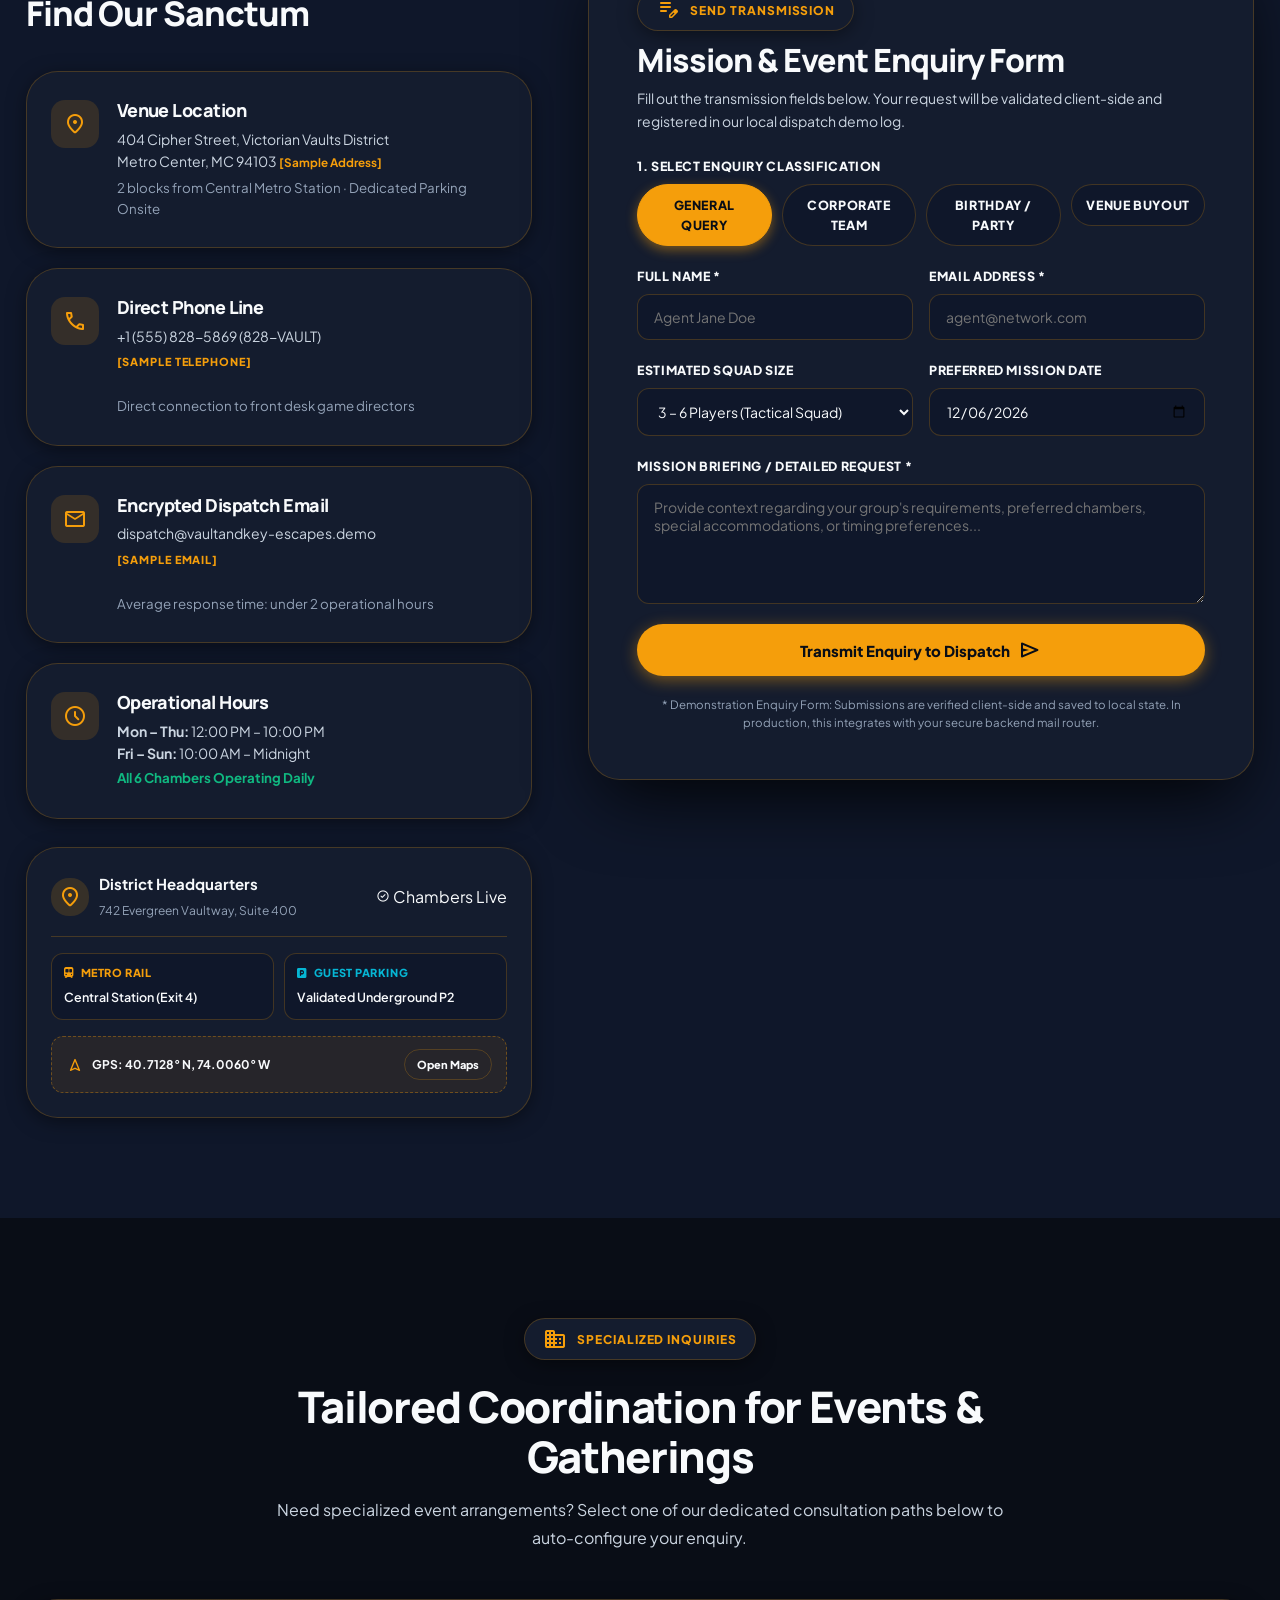
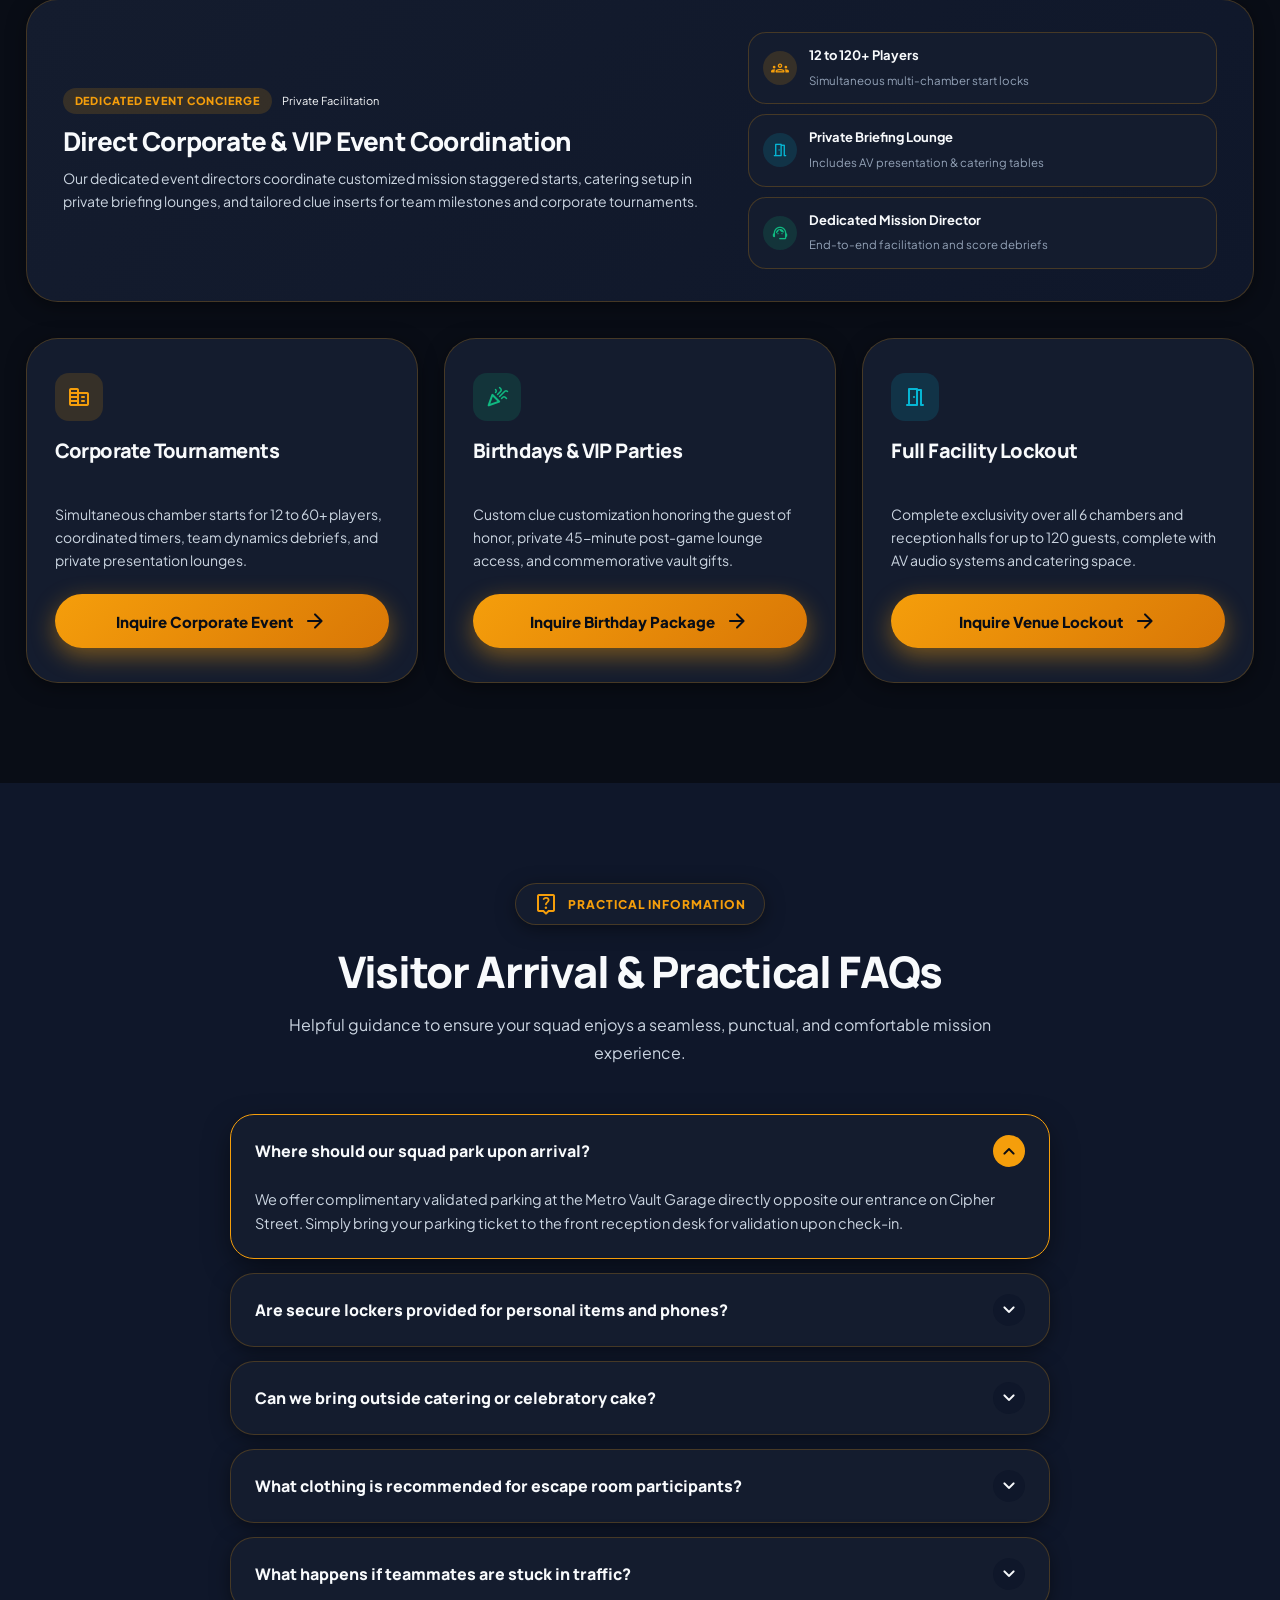
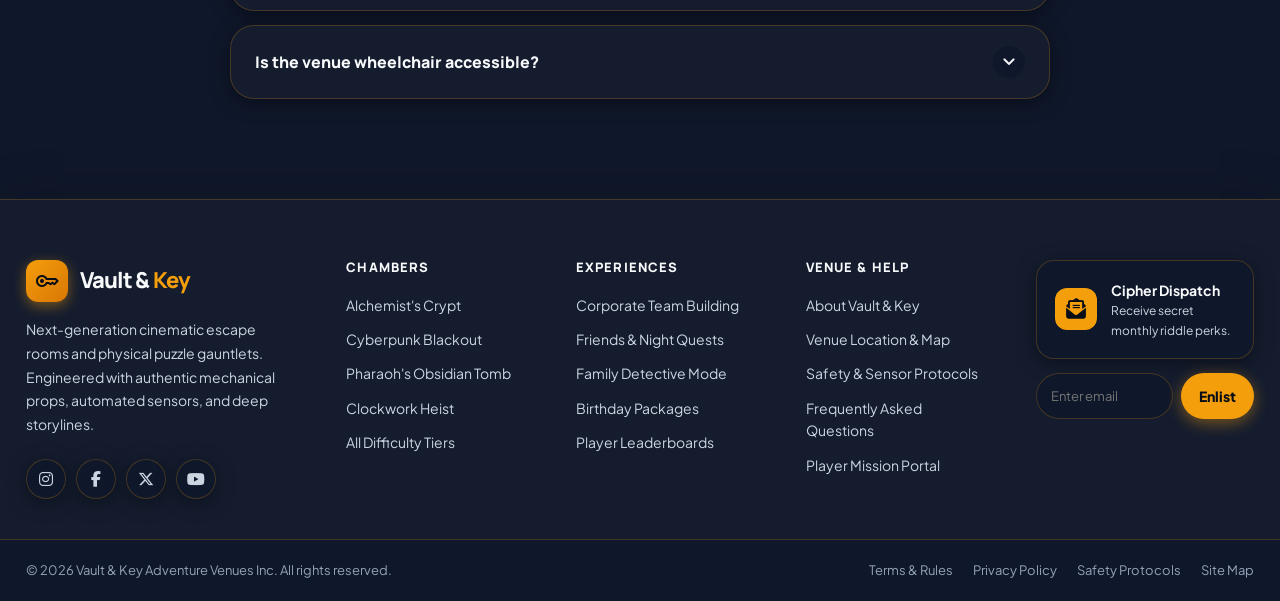
<file: contact.html>
<!DOCTYPE html>
<html lang="en" dir="ltr" class="dark">
<head>
  <meta charset="UTF-8" />
  <meta name="viewport" content="width=device-width, initial-scale=1.0" />
  <meta
    name="description"
    content="Contact Vault & Key Mission Control for private room enquiries, corporate offsites, birthday bookings, and venue accessibility assistance."
  />
  <meta name="theme-color" content="#f59e0b" />
  <link rel="icon" type="image/svg+xml" href="assets/images/favicon.svg" />
  <title>Contact & Mission Dispatch | Vault & Key</title>

  <!-- GOOGLE FONTS -->
  <link rel="preconnect" href="https://fonts.googleapis.com" />
  <link rel="preconnect" href="https://fonts.gstatic.com" crossorigin />
  <link
    href="https://fonts.googleapis.com/css2?family=Manrope:wght@600;700;800;900&family=Plus+Jakarta+Sans:wght@400;500;600;700;800&family=Fira+Code:wght@500;700&display=swap"
    rel="stylesheet"
  />

  <!-- ICONS -->
  <link
    href="https://fonts.googleapis.com/css2?family=Material+Symbols+Rounded:opsz,wght,FILL,GRAD@20..48,300..700,0..1,-50..200"
    rel="stylesheet"
  />
  <link
    rel="stylesheet"
    href="https://cdnjs.cloudflare.com/ajax/libs/font-awesome/6.7.2/css/all.min.css"
  />

  <!-- GLOBAL STYLES -->
  <link rel="stylesheet" href="assets/css/main.css" />
</head>

<body>
  <!-- PAGE PRELOADER -->
  <div id="vkPageLoader" class="vk-page-loader" aria-hidden="true">
    <div class="vk-loader-spinner-wrap">
      <div class="vk-loader-vault-ring"></div>
      <div class="vk-loader-vault-ring-inner"></div>
      <div class="vk-loader-core">
        <span class="material-symbols-rounded"> key </span>
      </div>
    </div>
    <div class="vk-loader-text">
      <span class="vk-loader-title">VAULT &amp; KEY</span>
      <span class="vk-loader-subtitle">Deciphering Chamber...</span>
    </div>
  </div>

  <!-- ============================================================
       00. GLOBAL HEADER & FLOATING NAVIGATION
       ============================================================ -->
  <header class="vk-header">
    <div class="vk-container">
      <div class="vk-header-inner">
        <!-- BRAND LOGO -->
        <a href="index.html" class="vk-brand" aria-label="Vault & Key Home">
          <div class="vk-brand-mark">
            <span class="material-symbols-rounded"> key </span>
          </div>
          <div class="vk-brand-name">Vault & <span>Key</span></div>
        </a>

        <!-- DESKTOP NAVBAR -->
        <nav class="vk-nav" aria-label="Main navigation">
          <div class="vk-nav-dropdown">
            <button
              type="button"
              class="vk-nav-link vk-nav-dropdown-trigger"
              data-home-dropdown
              aria-expanded="false"
              aria-haspopup="true"
            >
              <span>Home</span>
              <span class="material-symbols-rounded" style="font-size:18px;"> keyboard_arrow_down </span>
            </button>

            <div class="vk-nav-dropdown-menu" aria-label="Home variations">
              <a href="index.html" class="vk-nav-dropdown-item">
                <div class="vk-dropdown-icon">
                  <span class="material-symbols-rounded"> meeting_room </span>
                </div>
                <span class="vk-dropdown-content">
                  <strong>Home 1 — Signature</strong>
                  <small>Classic Vault Experience</small>
                </span>
              </a>
              <a href="home-2.html" class="vk-nav-dropdown-item">
                <div class="vk-dropdown-icon">
                  <span class="material-symbols-rounded"> radar </span>
                </div>
                <span class="vk-dropdown-content">
                  <strong>Home 2 — Mission Control</strong>
                  <small>Expressive Quest Operations</small>
                </span>
              </a>
            </div>
          </div>

          <a href="rooms.html" class="vk-nav-link">Rooms & Quests</a>
          <a href="pricing.html" class="vk-nav-link">Pricing & Groups</a>
          <a href="about.html" class="vk-nav-link">About</a>
          <a href="contact.html" class="vk-nav-link is-active">Contact</a>
          <a href="dashboard.html" class="vk-nav-link">Player Dashboard</a>
        </nav>

        <!-- HEADER ACTIONS & TOGGLES -->
        <div class="vk-header-actions">
          <button
            type="button"
            class="vk-icon-button"
            data-theme-toggle
            aria-label="Toggle theme"
            title="Toggle Light / Dark"
          >
            <span class="material-symbols-rounded"> light_mode </span>
          </button>

          <button
            type="button"
            class="vk-direction-toggle"
            data-rtl-toggle
            aria-label="Toggle LTR / RTL"
            aria-pressed="false"
            title="Toggle LTR / RTL"
          >
            <i class="fa-solid fa-right-left" style="font-size: 14px;"></i>
          </button>

          <a href="login.html" class="vk-nav-link" style="font-weight:700; border: 1px solid var(--vk-border);">Login</a>
          <button type="button" class="vk-button vk-button-primary" data-modal-open="bookingModalOverlay">
            Book Quest
          </button>

          <!-- MOBILE HAMBURGER BUTTON -->
          <button
            type="button"
            class="vk-icon-button vk-menu-toggle"
            data-menu-toggle
            aria-label="Open navigation menu"
            aria-expanded="false"
          >
            <span class="material-symbols-rounded"> menu </span>
          </button>
        </div>
      </div>

      <!-- MOBILE SLIDE-DOWN DRAWER -->
      <div class="vk-mobile-menu" data-mobile-menu>
        <div class="vk-mobile-menu-inner">
          <div class="vk-mobile-toggles">
            <button type="button" data-theme-toggle aria-label="Toggle theme">
              <span class="material-symbols-rounded"> light_mode </span>
            </button>
            <button type="button" data-rtl-toggle aria-label="Toggle RTL">
              <i class="fa-solid fa-right-left"></i>
            </button>
          </div>

          <div class="vk-mobile-home">
            <button
              type="button"
              class="vk-mobile-home-trigger"
              data-mobile-home-toggle
              aria-expanded="false"
            >
              <span>Home Options</span>
              <span class="material-symbols-rounded"> keyboard_arrow_down </span>
            </button>

            <div class="vk-mobile-home-links">
              <a href="index.html">Home 1 — Signature</a>
              <a href="home-2.html">Home 2 — Mission Control</a>
            </div>
          </div>

          <a href="rooms.html">Rooms & Quests</a>
          <a href="pricing.html">Pricing & Groups</a>
          <a href="about.html">About</a>
          <a href="contact.html" class="is-current">Contact</a>
          <a href="dashboard.html">Player Dashboard</a>

          <div class="vk-mobile-menu-actions">
            <a href="login.html" class="vk-button vk-button-outline">Login</a>
            <button type="button" class="vk-button vk-button-primary" data-modal-open="bookingModalOverlay">
              Book Your Adventure
            </button>
          </div>
        </div>
      </div>
    </div>
  </header>

  <main id="main-content">
    <!-- ============================================================
         SECTION 1: CONTACT HERO
         ============================================================ -->
    <section class="vk-contact-hero" id="contactHero">
      <div class="vk-container">
        <div class="vk-eyebrow" style="margin-inline: auto; margin-bottom: 20px;">
          <span class="material-symbols-rounded"> support_agent </span>
          <span>Mission Control Dispatch</span>
        </div>

        <h1 class="vk-hero-title" style="margin-bottom: 20px;">
          Get in Touch with <span class="highlight">Mission Control</span>
        </h1>

        <p class="vk-hero-desc" style="margin-inline: auto; margin-bottom: 26px; max-width: 660px;">
          Have questions regarding chamber bookings, multi-room corporate offsites, birthday packages, or accessibility requests? Our operations team is on standby to assist your squad.
        </p>

        <div style="margin-bottom: 30px;">
          <span class="vk-sample-disclaimer" style="background: rgba(var(--vk-primary-rgb), 0.15); padding: 6px 14px; border-radius: var(--vk-radius-pill); border: 1px solid rgba(var(--vk-primary-rgb), 0.3);">
            <i class="fa-solid fa-circle-info" style="margin-inline-end: 6px;"></i>
            Editable Venue Dispatch Channels — Client-Side Sample Enquiry Simulation
          </span>
        </div>

        <div class="vk-hero-actions" style="justify-content: center;">
          <a href="#enquiryFormSection" class="vk-primary-button">
            <span>Send Direct Enquiry</span>
            <span class="material-symbols-rounded"> send </span>
          </a>
          <a href="#contactInfo" class="vk-secondary-button">
            <span>Location & Hours</span>
            <span class="material-symbols-rounded"> location_on </span>
          </a>
        </div>
      </div>
    </section>

    <!-- ============================================================
         SECTION 2: CONTACT INTRODUCTION
         ============================================================ -->
    <section class="vk-section" id="contactIntro" style="background: var(--vk-bg);">
      <div class="vk-container">
        <div class="vk-section-header" style="text-align: center; max-width: 760px; margin-inline: auto; margin-bottom: 48px;">
          <div class="vk-eyebrow" style="margin-inline: auto;">
            <span class="material-symbols-rounded"> connect_without_contact </span>
            <span>Communication Protocol</span>
          </div>
          <h2 class="vk-section-title">
            Direct Lines to <span class="highlight">Venue Dispatch</span>
          </h2>
          <p class="vk-section-desc">
            We respond promptly to all quest inquiries. During operational hours, messages submitted via our dispatch desk receive answers within approximately two hours.
          </p>
        </div>

        <div class="vk-guidance-grid">
          <div class="vk-guidance-card">
            <div class="vk-guidance-icon">
              <span class="material-symbols-rounded"> schedule </span>
            </div>
            <h3>Fast Response Times</h3>
            <p>
              Inquiries submitted during operational days are reviewed swiftly by our on-duty Mission Directors.
            </p>
          </div>

          <div class="vk-guidance-card">
            <div class="vk-guidance-icon">
              <span class="material-symbols-rounded"> groups </span>
            </div>
            <h3>Event Specialists</h3>
            <p>
              Planning a group over 12 players? Our event coordinators can organize parallel room starts and custom clues.
            </p>
          </div>

          <div class="vk-guidance-card">
            <div class="vk-guidance-icon">
              <span class="material-symbols-rounded"> lock_clock </span>
            </div>
            <h3>Direct Phone Support</h3>
            <p>
              Urgent day-of queries regarding arrival delays or parking can be directed to our front desk line.
            </p>
          </div>

          <div class="vk-guidance-card">
            <div class="vk-guidance-icon">
              <span class="material-symbols-rounded"> accessibility_new </span>
            </div>
            <h3>Accessibility Queries</h3>
            <p>
              We accommodate step-free access and sensory adjustments upon request for all our game chambers.
            </p>
          </div>
        </div>
      </div>
    </section>

    <!-- ============================================================
         SECTION 3 & 4: CONTACT INFORMATION & ENQUIRY FORM
         ============================================================ -->
    <section class="vk-section" style="background: var(--vk-bg-subtle);">
      <div class="vk-container">
        <div class="vk-contact-main-grid">
          <!-- SECTION 3: CONTACT INFORMATION -->
          <div id="contactInfo" class="vk-contact-cards-stack">
            <div>
              <div class="vk-eyebrow" style="margin-bottom: 12px;">
                <span class="material-symbols-rounded"> place </span>
                <span>Headquarters</span>
              </div>
              <h2 class="vk-section-title" style="font-size: clamp(24px, 3vw, 34px); margin-bottom: 18px;">
                Find Our <span class="highlight">Sanctum</span>
              </h2>
            </div>

            <!-- CARD: PHYSICAL ADDRESS -->
            <div class="vk-contact-info-card">
              <div class="vk-contact-info-icon">
                <span class="material-symbols-rounded"> location_on </span>
              </div>
              <div class="vk-contact-info-content">
                <h3>Venue Location</h3>
                <p>404 Cipher Street, Victorian Vaults District</p>
                <p>Metro Center, MC 94103 <small style="color: var(--vk-primary); font-weight: 700;">[Sample Address]</small></p>
                <small style="color: var(--vk-text-muted); display: block; margin-top: 4px;">2 blocks from Central Metro Station · Dedicated Parking Onsite</small>
              </div>
            </div>

            <!-- CARD: PHONE DISPATCH -->
            <div class="vk-contact-info-card">
              <div class="vk-contact-info-icon">
                <span class="material-symbols-rounded"> call </span>
              </div>
              <div class="vk-contact-info-content">
                <h3>Direct Phone Line</h3>
                <a href="tel:+15558285869">+1 (555) 828-5869 (828-VAULT)</a>
                <span class="vk-sample-disclaimer" style="margin-top: 4px;">[Sample Telephone]</span>
                <small style="color: var(--vk-text-muted); display: block; margin-top: 4px;">Direct connection to front desk game directors</small>
              </div>
            </div>

            <!-- CARD: EMAIL DISPATCH -->
            <div class="vk-contact-info-card">
              <div class="vk-contact-info-icon">
                <span class="material-symbols-rounded"> mail </span>
              </div>
              <div class="vk-contact-info-content">
                <h3>Encrypted Dispatch Email</h3>
                <a href="mailto:dispatch@vaultandkey-escapes.demo">dispatch@vaultandkey-escapes.demo</a>
                <span class="vk-sample-disclaimer" style="margin-top: 4px;">[Sample Email]</span>
                <small style="color: var(--vk-text-muted); display: block; margin-top: 4px;">Average response time: under 2 operational hours</small>
              </div>
            </div>

            <!-- CARD: HOURS OF OPERATION -->
            <div class="vk-contact-info-card">
              <div class="vk-contact-info-icon">
                <span class="material-symbols-rounded"> schedule </span>
              </div>
              <div class="vk-contact-info-content">
                <h3>Operational Hours</h3>
                <p><strong>Mon – Thu:</strong> 12:00 PM – 10:00 PM</p>
                <p><strong>Fri – Sun:</strong> 10:00 AM – Midnight</p>
                <small style="color: var(--vk-accent-emerald); font-weight: 700;">All 6 Chambers Operating Daily</small>
              </div>
            </div>

            <!-- VENUE ACCESS & LOCATION SCHEMATIC (PROFESSIONAL VECTOR CARD) -->
            <div class="vk-venue-map-card" style="padding: 24px; background: var(--vk-surface); border: 1px solid var(--vk-border); border-radius: var(--vk-radius-xl); box-shadow: var(--vk-shadow-sm);">
              <div style="display: flex; align-items: center; justify-content: space-between; margin-bottom: 16px; padding-bottom: 14px; border-bottom: 1px solid var(--vk-border);">
                <div style="display: flex; align-items: center; gap: 10px;">
                  <div style="width: 38px; height: 38px; border-radius: var(--vk-radius-md); background: rgba(var(--vk-primary-rgb), 0.15); color: var(--vk-primary); display: grid; place-items: center;">
                    <span class="material-symbols-rounded"> location_on </span>
                  </div>
                  <div>
                    <strong style="display: block; font-size: 15px; color: var(--vk-text);">District Headquarters</strong>
                    <small style="color: var(--vk-text-muted); font-size: 12px;">742 Evergreen Vaultway, Suite 400</small>
                  </div>
                </div>
                <span class="vk-operational-pill">
                  <span class="material-symbols-rounded" style="font-size: 14px;"> check_circle </span>
                  Chambers Live
                </span>
              </div>

              <!-- TRANSIT & ACCESS BADGES -->
              <div style="display: grid; grid-template-columns: 1fr 1fr; gap: 10px; margin-bottom: 16px;">
                <div style="padding: 10px 12px; background: var(--vk-bg-subtle); border-radius: var(--vk-radius-sm); border: 1px solid var(--vk-border);">
                  <div style="font-size: 11px; font-weight: 800; color: var(--vk-primary); text-transform: uppercase; letter-spacing: 0.05em; margin-bottom: 2px;">
                    <i class="fa-solid fa-train-subway" style="margin-inline-end: 4px;"></i> Metro Rail
                  </div>
                  <span style="font-size: 12.5px; color: var(--vk-text); font-weight: 600;">Central Station (Exit 4)</span>
                </div>
                <div style="padding: 10px 12px; background: var(--vk-bg-subtle); border-radius: var(--vk-radius-sm); border: 1px solid var(--vk-border);">
                  <div style="font-size: 11px; font-weight: 800; color: var(--vk-accent-cyan); text-transform: uppercase; letter-spacing: 0.05em; margin-bottom: 2px;">
                    <i class="fa-solid fa-square-parking" style="margin-inline-end: 4px;"></i> Guest Parking
                  </div>
                  <span style="font-size: 12.5px; color: var(--vk-text); font-weight: 600;">Validated Underground P2</span>
                </div>
              </div>

              <div style="display: flex; align-items: center; justify-content: space-between; gap: 12px; padding: 12px 14px; background: rgba(var(--vk-primary-rgb), 0.08); border-radius: var(--vk-radius-sm); border: 1px dashed rgba(var(--vk-primary-rgb), 0.35);">
                <div style="display: flex; align-items: center; gap: 8px;">
                  <span class="material-symbols-rounded" style="color: var(--vk-primary); font-size: 18px;"> navigation </span>
                  <span style="font-size: 12px; font-weight: 700; color: var(--vk-text);">GPS: 40.7128° N, 74.0060° W</span>
                </div>
                <a href="https://maps.google.com" target="_blank" rel="noopener" class="vk-button vk-button-outline" style="font-size: 11px; padding: 6px 12px; border-radius: var(--vk-radius-pill);">
                  Open Maps
                </a>
              </div>
            </div>
          </div>

          <!-- SECTION 4: ENQUIRY FORM -->
          <div id="enquiryFormSection" class="vk-enquiry-card">
            <div style="margin-bottom: 24px;">
              <div class="vk-eyebrow" style="margin-bottom: 10px;">
                <span class="material-symbols-rounded"> edit_note </span>
                <span>Send Transmission</span>
              </div>
              <h2 style="font-size: clamp(24px, 3vw, 32px); margin-bottom: 8px;">
                Mission & Event <span class="highlight">Enquiry Form</span>
              </h2>
              <p style="font-size: 14px; color: var(--vk-text-soft); line-height: 1.6;">
                Fill out the transmission fields below. Your request will be validated client-side and registered in our local dispatch demo log.
              </p>
            </div>

            <form id="mainEnquiryForm" class="vk-enquiry-form" novalidate>
              <!-- ENQUIRY TYPE SELECTION -->
              <div class="vk-field-group">
                <label>1. Select Enquiry Classification</label>
                <div class="vk-enquiry-type-chips">
                  <div>
                    <input type="radio" name="enquiryType" id="typeGeneral" value="general" class="vk-chip-radio" checked style="display: none;" />
                    <label for="typeGeneral" class="vk-chip-label">General Query</label>
                  </div>
                  <div>
                    <input type="radio" name="enquiryType" id="typeCorporate" value="corporate" class="vk-chip-radio" style="display: none;" />
                    <label for="typeCorporate" class="vk-chip-label">Corporate Team</label>
                  </div>
                  <div>
                    <input type="radio" name="enquiryType" id="typeBirthday" value="birthday" class="vk-chip-radio" style="display: none;" />
                    <label for="typeBirthday" class="vk-chip-label">Birthday / Party</label>
                  </div>
                  <div>
                    <input type="radio" name="enquiryType" id="typeBuyout" value="buyout" class="vk-chip-radio" style="display: none;" />
                    <label for="typeBuyout" class="vk-chip-label">Venue Buyout</label>
                  </div>
                </div>
              </div>

              <!-- NAME & EMAIL -->
              <div class="vk-form-row">
                <div class="vk-field-group" id="groupName">
                  <label for="enquiryName">Full Name *</label>
                  <input type="text" id="enquiryName" placeholder="Agent Jane Doe" required />
                  <span class="vk-field-error" id="errorName">Please provide your agent name.</span>
                </div>

                <div class="vk-field-group" id="groupEmail">
                  <label for="enquiryEmail">Email Address *</label>
                  <input type="email" id="enquiryEmail" placeholder="agent@network.com" required />
                  <span class="vk-field-error" id="errorEmail">Please enter a valid email address.</span>
                </div>
              </div>

              <!-- SQUAD SIZE & PREFERRED DATE -->
              <div class="vk-form-row">
                <div class="vk-field-group" id="groupSquad">
                  <label for="enquirySquadSize">Estimated Squad Size</label>
                  <select id="enquirySquadSize">
                    <option value="2">2 Players (Duo Infiltration)</option>
                    <option value="3-6" selected>3 – 6 Players (Tactical Squad)</option>
                    <option value="7-10">7 – 10 Players (Large Strike Team)</option>
                    <option value="12-24">12 – 24 Players (Multi-Chamber Event)</option>
                    <option value="25-60">25 – 60 Players (Corporate Tournament)</option>
                    <option value="60+">60+ Players (Full Facility Lockout)</option>
                  </select>
                </div>

                <div class="vk-field-group" id="groupDate">
                  <label for="enquiryDate">Preferred Mission Date</label>
                  <input type="date" id="enquiryDate" />
                  <span class="vk-field-error" id="errorDate">Please select a valid future date.</span>
                </div>
              </div>

              <!-- MESSAGE TEXTAREA -->
              <div class="vk-field-group" id="groupMessage">
                <label for="enquiryMessage">Mission Briefing / Detailed Request *</label>
                <textarea
                  id="enquiryMessage"
                  placeholder="Provide context regarding your group's requirements, preferred chambers, special accommodations, or timing preferences..."
                  required
                ></textarea>
                <span class="vk-field-error" id="errorMessage">Please provide details regarding your inquiry (minimum 10 characters).</span>
              </div>

              <!-- CLIENT-SIDE FEEDBACK BANNER -->
              <div class="vk-form-notice" id="enquiryNotice"></div>

              <!-- SUBMIT BUTTON -->
              <button type="submit" class="vk-button vk-button-primary" id="btnSubmitEnquiry" style="min-height: 52px; font-size: 15px;">
                <span>Transmit Enquiry to Dispatch</span>
                <span class="material-symbols-rounded"> send </span>
              </button>

              <small style="font-size: 11.5px; color: var(--vk-text-muted); text-align: center; line-height: 1.5;">
                * Demonstration Enquiry Form: Submissions are verified client-side and saved to local state. In production, this integrates with your secure backend mail router.
              </small>
            </form>
          </div>
        </div>
      </div>
    </section>

    <!-- ============================================================
         SECTION 5: GROUP AND EVENT ENQUIRY OPTIONS
         ============================================================ -->
    <section class="vk-section" id="groupEnquiryOptions" style="background: var(--vk-bg);">
      <div class="vk-container">
        <div class="vk-section-header" style="text-align: center; max-width: 760px; margin-inline: auto; margin-bottom: 48px;">
          <div class="vk-eyebrow" style="margin-inline: auto;">
            <span class="material-symbols-rounded"> domain </span>
            <span>Specialized Inquiries</span>
          </div>
          <h2 class="vk-section-title">
            Tailored Coordination for <span class="highlight">Events & Gatherings</span>
          </h2>
          <p class="vk-section-desc">
            Need specialized event arrangements? Select one of our dedicated consultation paths below to auto-configure your enquiry.
          </p>
        </div>

        <!-- EVENT CONCIERGE EXECUTIVE BANNER (100% PROFESSIONAL VECTOR CARD) -->
        <div style="padding: 32px clamp(20px, 3.5vw, 36px); background: linear-gradient(135deg, var(--vk-surface) 0%, var(--vk-bg-subtle) 100%); border: 1px solid var(--vk-border); border-radius: var(--vk-radius-xl); margin-bottom: 36px; box-shadow: var(--vk-shadow-sm);">
          <div style="display: grid; grid-template-columns: minmax(0, 1.4fr) minmax(0, 1fr); gap: 28px; align-items: center;">
            <div>
              <div style="display: flex; align-items: center; gap: 10px; margin-bottom: 12px;">
                <span class="vk-group-badge" style="margin: 0;">Dedicated Event Concierge</span>
                <span class="vk-operational-pill" style="font-size: 11px;">Private Facilitation</span>
              </div>
              <h3 style="font-size: clamp(20px, 2.2vw, 26px); margin: 0 0 10px; font-weight: 800; color: var(--vk-text);">
                Direct Corporate & VIP Event Coordination
              </h3>
              <p style="font-size: 14px; color: var(--vk-text-soft); line-height: 1.65; margin: 0;">
                Our dedicated event directors coordinate customized mission staggered starts, catering setup in private briefing lounges, and tailored clue inserts for team milestones and corporate tournaments.
              </p>
            </div>

            <!-- KEY EVENT PILLARS -->
            <div style="display: flex; flex-direction: column; gap: 10px;">
              <div style="display: flex; align-items: center; gap: 12px; padding: 12px 14px; background: var(--vk-surface); border: 1px solid var(--vk-border); border-radius: var(--vk-radius-md);">
                <div style="width: 34px; height: 34px; border-radius: 50%; background: rgba(var(--vk-primary-rgb), 0.15); color: var(--vk-primary); display: grid; place-items: center; flex-shrink: 0;">
                  <span class="material-symbols-rounded" style="font-size: 18px;"> groups </span>
                </div>
                <div>
                  <strong style="font-size: 13px; display: block; color: var(--vk-text);">12 to 120+ Players</strong>
                  <span style="font-size: 11.5px; color: var(--vk-text-muted);">Simultaneous multi-chamber start locks</span>
                </div>
              </div>

              <div style="display: flex; align-items: center; gap: 12px; padding: 12px 14px; background: var(--vk-surface); border: 1px solid var(--vk-border); border-radius: var(--vk-radius-md);">
                <div style="width: 34px; height: 34px; border-radius: 50%; background: rgba(6, 182, 212, 0.15); color: var(--vk-accent-cyan); display: grid; place-items: center; flex-shrink: 0;">
                  <span class="material-symbols-rounded" style="font-size: 18px;"> meeting_room </span>
                </div>
                <div>
                  <strong style="font-size: 13px; display: block; color: var(--vk-text);">Private Briefing Lounge</strong>
                  <span style="font-size: 11.5px; color: var(--vk-text-muted);">Includes AV presentation & catering tables</span>
                </div>
              </div>

              <div style="display: flex; align-items: center; gap: 12px; padding: 12px 14px; background: var(--vk-surface); border: 1px solid var(--vk-border); border-radius: var(--vk-radius-md);">
                <div style="width: 34px; height: 34px; border-radius: 50%; background: rgba(16, 185, 129, 0.15); color: var(--vk-accent-emerald); display: grid; place-items: center; flex-shrink: 0;">
                  <span class="material-symbols-rounded" style="font-size: 18px;"> support_agent </span>
                </div>
                <div>
                  <strong style="font-size: 13px; display: block; color: var(--vk-text);">Dedicated Mission Director</strong>
                  <span style="font-size: 11.5px; color: var(--vk-text-muted);">End-to-end facilitation and score debriefs</span>
                </div>
              </div>
            </div>
          </div>
        </div>

        <div class="vk-event-options-grid">
          <!-- OPTION 1 -->
          <div class="vk-event-option-card">
            <div class="vk-event-option-icon">
              <span class="material-symbols-rounded"> corporate_fare </span>
            </div>
            <h3>Corporate Tournaments</h3>
            <p>
              Simultaneous chamber starts for 12 to 60+ players, coordinated timers, team dynamics debriefs, and private presentation lounges.
            </p>
            <button
              type="button"
              class="vk-primary-button"
              data-set-enquiry="corporate"
              style="margin-top: auto;"
            >
              <span>Inquire Corporate Event</span>
              <span class="material-symbols-rounded"> arrow_forward </span>
            </button>
          </div>

          <!-- OPTION 2 -->
          <div class="vk-event-option-card">
            <div class="vk-event-option-icon" style="background: rgba(16, 185, 129, 0.15); color: var(--vk-accent-emerald);">
              <span class="material-symbols-rounded"> celebration </span>
            </div>
            <h3>Birthdays & VIP Parties</h3>
            <p>
              Custom clue customization honoring the guest of honor, private 45-minute post-game lounge access, and commemorative vault gifts.
            </p>
            <button
              type="button"
              class="vk-primary-button"
              data-set-enquiry="birthday"
              style="margin-top: auto;"
            >
              <span>Inquire Birthday Package</span>
              <span class="material-symbols-rounded"> arrow_forward </span>
            </button>
          </div>

          <!-- OPTION 3 -->
          <div class="vk-event-option-card">
            <div class="vk-event-option-icon" style="background: rgba(6, 182, 212, 0.15); color: var(--vk-accent-cyan);">
              <span class="material-symbols-rounded"> meeting_room </span>
            </div>
            <h3>Full Facility Lockout</h3>
            <p>
              Complete exclusivity over all 6 chambers and reception halls for up to 120 guests, complete with AV audio systems and catering space.
            </p>
            <button
              type="button"
              class="vk-primary-button"
              data-set-enquiry="buyout"
              style="margin-top: auto;"
            >
              <span>Inquire Venue Lockout</span>
              <span class="material-symbols-rounded"> arrow_forward </span>
            </button>
          </div>
        </div>
      </div>
    </section>

    <!-- ============================================================
         SECTION 6: VISITOR FAQS & PRACTICAL INFORMATION
         ============================================================ -->
    <section class="vk-section" id="visitorFaqs" style="background: var(--vk-bg-subtle);">
      <div class="vk-container">
        <div class="vk-section-header" style="text-align: center; max-width: 760px; margin-inline: auto; margin-bottom: 48px;">
          <div class="vk-eyebrow" style="margin-inline: auto;">
            <span class="material-symbols-rounded"> live_help </span>
            <span>Practical Information</span>
          </div>
          <h2 class="vk-section-title">
            Visitor Arrival & <span class="highlight">Practical FAQs</span>
          </h2>
          <p class="vk-section-desc">
            Helpful guidance to ensure your squad enjoys a seamless, punctual, and comfortable mission experience.
          </p>
        </div>

        <div class="vk-faq-accordion" id="contactFaqAccordion">
          <!-- FAQ 1 -->
          <div class="vk-faq-item is-open">
            <button type="button" class="vk-faq-question" aria-expanded="true">
              <span>Where should our squad park upon arrival?</span>
              <div class="vk-faq-icon">
                <span class="material-symbols-rounded"> expand_more </span>
              </div>
            </button>
            <div class="vk-faq-answer">
              <p>
                We offer complimentary validated parking at the Metro Vault Garage directly opposite our entrance on Cipher Street. Simply bring your parking ticket to the front reception desk for validation upon check-in.
              </p>
            </div>
          </div>

          <!-- FAQ 2 -->
          <div class="vk-faq-item">
            <button type="button" class="vk-faq-question" aria-expanded="false">
              <span>Are secure lockers provided for personal items and phones?</span>
              <div class="vk-faq-icon">
                <span class="material-symbols-rounded"> expand_more </span>
              </div>
            </button>
            <div class="vk-faq-answer">
              <p>
                Yes. Complimentary electronic passcode lockers are provided in our mission preparation lounge. All coats, backpacks, and personal electronic devices can be safely locked prior to chamber entry.
              </p>
            </div>
          </div>

          <!-- FAQ 3 -->
          <div class="vk-faq-item">
            <button type="button" class="vk-faq-question" aria-expanded="false">
              <span>Can we bring outside catering or celebratory cake?</span>
              <div class="vk-faq-icon">
                <span class="material-symbols-rounded"> expand_more </span>
              </div>
            </button>
            <div class="vk-faq-answer">
              <p>
                Food and beverages are permitted inside our private VIP Debrief Lounges for birthday and corporate bookings. To protect electronic props and delicate mechanisms, food and drinks are strictly prohibited inside the escape chambers.
              </p>
            </div>
          </div>

          <!-- FAQ 4 -->
          <div class="vk-faq-item">
            <button type="button" class="vk-faq-question" aria-expanded="false">
              <span>What clothing is recommended for escape room participants?</span>
              <div class="vk-faq-icon">
                <span class="material-symbols-rounded"> expand_more </span>
              </div>
            </button>
            <div class="vk-faq-answer">
              <p>
                Comfortable casual wear and closed-toe flat shoes are ideal. You may need to kneel, reach into compartments, or examine clues under tables, but no vigorous athletics or climbing are required.
              </p>
            </div>
          </div>

          <!-- FAQ 5 -->
          <div class="vk-faq-item">
            <button type="button" class="vk-faq-question" aria-expanded="false">
              <span>What happens if teammates are stuck in traffic?</span>
              <div class="vk-faq-icon">
                <span class="material-symbols-rounded"> expand_more </span>
              </div>
            </button>
            <div class="vk-faq-answer">
              <p>
                Please call our dispatch desk immediately. To ensure that teams scheduled after yours are not delayed, mission clocks must begin on schedule. However, late-arriving members may join your chamber once briefed by the Game Master.
              </p>
            </div>
          </div>

          <!-- FAQ 6 -->
          <div class="vk-faq-item">
            <button type="button" class="vk-faq-question" aria-expanded="false">
              <span>Is the venue wheelchair accessible?</span>
              <div class="vk-faq-icon">
                <span class="material-symbols-rounded"> expand_more </span>
              </div>
            </button>
            <div class="vk-faq-answer">
              <p>
                Yes. Our facility features street-level step-free access, wide corridors, and accessible restrooms. Chambers including The Obsidian Vault and Cyberpunk 2088 are designed with wheelchair-friendly navigation and reachable puzzle consoles.
              </p>
            </div>
          </div>
        </div>
      </div>
    </section>

    <!-- ============================================================
         SECTION 7: GLOBAL FOOTER
         ============================================================ -->
    <section id="contactFooterSection">
      <!-- Section wrapper for Contact footer identifier -->
    </section>
  </main>

  <!-- ============================================================
       GLOBAL 5-COLUMN FOOTER
       ============================================================ -->
  <footer class="vk-footer">
    <div class="vk-footer-main">
      <div class="vk-container">
        <div class="vk-footer-grid">
          <!-- COLUMN 1: BRAND INFO -->
          <div class="vk-footer-brand">
            <a href="index.html" class="vk-brand">
              <div class="vk-brand-mark">
                <span class="material-symbols-rounded"> key </span>
              </div>
              <div class="vk-brand-name">Vault & <span>Key</span></div>
            </a>
            <p class="vk-footer-description">
              Next-generation cinematic escape rooms and physical puzzle gauntlets. Engineered with authentic mechanical props, automated sensors, and deep storylines.
            </p>
            <div class="vk-footer-socials">
              <a href="https://instagram.com" target="_blank" rel="noopener" aria-label="Instagram" class="vk-social">
                <i class="fa-brands fa-instagram"></i>
              </a>
              <a href="https://facebook.com" target="_blank" rel="noopener" aria-label="Facebook" class="vk-social">
                <i class="fa-brands fa-facebook-f"></i>
              </a>
              <a href="https://x.com" target="_blank" rel="noopener" aria-label="X" class="vk-social">
                <i class="fa-brands fa-x-twitter"></i>
              </a>
              <a href="https://youtube.com" target="_blank" rel="noopener" aria-label="YouTube" class="vk-social">
                <i class="fa-brands fa-youtube"></i>
              </a>
            </div>
          </div>

          <!-- COLUMN 2: CHAMBERS & QUESTS -->
          <div class="vk-footer-column">
            <h3>Chambers</h3>
            <a href="rooms.html">Alchemist's Crypt</a>
            <a href="rooms.html">Cyberpunk Blackout</a>
            <a href="rooms.html">Pharaoh's Obsidian Tomb</a>
            <a href="rooms.html">Clockwork Heist</a>
            <a href="rooms.html">All Difficulty Tiers</a>
          </div>

          <!-- COLUMN 3: EXPERIENCES -->
          <div class="vk-footer-column">
            <h3>Experiences</h3>
            <a href="pricing.html">Corporate Team Building</a>
            <a href="pricing.html">Friends & Night Quests</a>
            <a href="pricing.html">Family Detective Mode</a>
            <a href="pricing.html">Birthday Packages</a>
            <a href="dashboard.html">Player Leaderboards</a>
          </div>

          <!-- COLUMN 4: VENUE & SUPPORT -->
          <div class="vk-footer-column">
            <h3>Venue & Help</h3>
            <a href="about.html">About Vault & Key</a>
            <a href="contact.html">Venue Location & Map</a>
            <a href="contact.html">Safety & Sensor Protocols</a>
            <a href="contact.html">Frequently Asked Questions</a>
            <a href="dashboard.html">Player Mission Portal</a>
          </div>

          <!-- COLUMN 5: DISPATCH NEWSLETTER CTA CARD -->
          <div class="vk-footer-cta">
            <div class="vk-footer-cta-card">
              <div class="vk-footer-cta-icon">
                <i class="fa-solid fa-envelope-open-text"></i>
              </div>
              <div>
                <strong>Cipher Dispatch</strong>
                <p>Receive secret monthly riddle perks.</p>
              </div>
            </div>
            <form id="footerNewsletterForm" style="display: flex; gap: 8px; width: 100%; margin-top: 12px;">
              <input
                type="email"
                id="footerSubscriberEmail"
                placeholder="Enter email"
                required
                style="flex: 1; padding: 10px 14px; border-radius: var(--vk-radius-pill); background: var(--vk-bg-subtle); border: 1px solid var(--vk-border); color: var(--vk-text); font-size: 13px; outline: none;"
              />
              <button
                type="submit"
                class="vk-footer-button"
                style="border:none; cursor:pointer; white-space: nowrap; padding: 5px 18px; width: auto;"
              >
                <span>Enlist</span>
              </button>
            </form>
          </div>
        </div>
      </div>
    </div>

    <!-- FOOTER BOTTOM BAR -->
    <div class="vk-footer-bottom">
      <div class="vk-container">
        <div class="vk-footer-bottom-inner">
          <p>© 2026 Vault & Key Adventure Venues Inc. All rights reserved.</p>
          <div class="vk-footer-bottom-links">
            <a href="contact.html">Terms & Rules</a>
            <a href="contact.html">Privacy Policy</a>
            <a href="about.html">Safety Protocols</a>
            <a href="contact.html">Site Map</a>
          </div>
        </div>
      </div>
    </div>
  </footer>

  <!-- ============================================================
       GLOBAL MODAL: QUICK BOOKING MODAL OVERLAY
       ============================================================ -->
  <div class="vk-modal-overlay" id="bookingModalOverlay" role="dialog" aria-modal="true" aria-labelledby="modalHeading">
    <div class="vk-modal-card">
      <button type="button" class="vk-modal-close" data-modal-close aria-label="Close modal">
        <span class="material-symbols-rounded"> close </span>
      </button>

      <div id="bookingFormContainer">
        <h3 class="vk-modal-title" id="modalHeading">Reserve Your Chamber</h3>
        <p class="vk-modal-subtitle">Configure your private escape adventure. Zero payment required until briefing.</p>

        <form class="vk-modal-form" id="popupBookingForm">
          <div class="vk-modal-field">
            <label for="modalChamber">Select Mystery Chamber</label>
            <select id="modalChamber" required>
              <option value="obsidian">The Obsidian Vault (Stealth Heist · 60m)</option>
              <option value="cyberpunk">Cyberpunk 2088: Neon Protocol (Sci-Fi · 60m)</option>
              <option value="davinci">Da Vinci's Hidden Crypt (Renaissance · 75m)</option>
              <option value="clockwork">Clockwork Asylum (Psychological · 60m)</option>
              <option value="magician">Magician's Secret Study (Illusionist · 60m)</option>
              <option value="pharaoh">Pharaoh's Cursed Tomb (Archeological · 60m)</option>
            </select>
          </div>

          <div style="display: grid; grid-template-columns: 1fr 1fr; gap: 12px;">
            <div class="vk-modal-field">
              <label for="modalDate">Mission Date</label>
              <input type="date" id="modalDate" required />
            </div>
            <div class="vk-modal-field">
              <label for="modalSquadSize">Squad Size</label>
              <select id="modalSquadSize" required>
                <option value="2">2 Players ($46/player)</option>
                <option value="3">3 Players ($38/player)</option>
                <option value="4" selected>4 Players ($38/player)</option>
                <option value="5">5 Players ($38/player)</option>
                <option value="6">6 Players ($38/player)</option>
                <option value="7">7 Players ($34/player)</option>
                <option value="8">8 Players ($34/player)</option>
                <option value="9">9 Players ($34/player)</option>
                <option value="10">10 Players ($34/player)</option>
              </select>
            </div>
          </div>

          <div class="vk-modal-field">
            <label for="modalLeadName">Squad Leader Name</label>
            <input type="text" id="modalLeadName" placeholder="Agent Jane Doe" required />
          </div>

          <div class="vk-modal-field">
            <label for="modalLeadEmail">Contact Email</label>
            <input type="email" id="modalLeadEmail" placeholder="agent@mission.com" required />
          </div>

          <button type="submit" class="vk-modal-submit">
            Confirm Chamber Lockout
          </button>
        </form>
      </div>

      <div class="vk-success-popup" id="bookingSuccessContainer">
        <div class="vk-success-icon">
          <span class="material-symbols-rounded"> task_alt </span>
        </div>
        <h4 class="vk-success-title">Mission Slot Reserved!</h4>
        <p class="vk-success-desc">
          Your chamber request has been registered in the Vault & Key system. Check your inbox for confirmation details and briefing instructions.
        </p>
        <button type="button" class="vk-success-done" id="closeSuccessBookingBtn">
          Return to Venue
        </button>
      </div>
    </div>
  </div>

  <!-- ============================================================
       GLOBAL MODAL: NEWSLETTER SUCCESS MODAL
       ============================================================ -->
  <div class="vk-modal-overlay" id="subscribeModalOverlay" role="dialog" aria-modal="true" aria-labelledby="subscribeModalTitle">
    <div class="vk-modal-card" style="text-align: center; max-width: 440px;">
      <button type="button" class="vk-modal-close" data-modal-close aria-label="Close modal">
        <span class="material-symbols-rounded"> close </span>
      </button>
      <div class="vk-success-icon" style="background: rgba(var(--vk-primary-rgb), 0.2); color: var(--vk-primary);">
        <span class="material-symbols-rounded"> mark_email_read </span>
      </div>
      <h4 class="vk-success-title" id="subscribeModalTitle">Mission Intel Confirmed</h4>
      <p class="vk-success-desc">
        Welcome to the inner circle. You will receive priority notifications when new mystery chambers launch and exclusive solver discount ciphers.
      </p>
      <button type="button" class="vk-success-done" data-modal-close>
        Acknowledge
      </button>
    </div>
  </div>

  <!-- GLOBAL APPLICATION SCRIPTS -->
  <script src="assets/js/main.js"></script>

  <!-- PAGE-SPECIFIC ENQUIRY VALIDATION & ACCORDION SCRIPTS -->
  <script>
    document.addEventListener("DOMContentLoaded", () => {
      // Set default tomorrow date
      const dateInput = document.getElementById("enquiryDate");
      const modalDate = document.getElementById("modalDate");
      const tomorrow = new Date();
      tomorrow.setDate(tomorrow.getDate() + 1);
      const tomorrowStr = tomorrow.toISOString().split("T")[0];
      if (dateInput) dateInput.value = tomorrowStr;
      if (modalDate) modalDate.value = tomorrowStr;

      // ==========================================
      // 1. CLIENT-SIDE ENQUIRY FORM LOGIC
      // ==========================================
      const enquiryForm = document.getElementById("mainEnquiryForm");
      const nameInput = document.getElementById("enquiryName");
      const emailInput = document.getElementById("enquiryEmail");
      const squadSelect = document.getElementById("enquirySquadSize");
      const messageInput = document.getElementById("enquiryMessage");
      const noticeBox = document.getElementById("enquiryNotice");
      const btnSubmit = document.getElementById("btnSubmitEnquiry");

      const groupName = document.getElementById("groupName");
      const groupEmail = document.getElementById("groupEmail");
      const groupMessage = document.getElementById("groupMessage");

      function validateEmail(email) {
        return /^[^\s@]+@[^\s@]+\.[^\s@]+$/.test(email);
      }

      if (enquiryForm) {
        enquiryForm.addEventListener("submit", (e) => {
          e.preventDefault();
          let isValid = true;

          // Reset error states
          groupName.classList.remove("has-error");
          groupEmail.classList.remove("has-error");
          groupMessage.classList.remove("has-error");
          noticeBox.className = "vk-form-notice";
          noticeBox.style.display = "none";

          // Validate Name
          if (!nameInput.value.trim()) {
            groupName.classList.add("has-error");
            isValid = false;
          }

          // Validate Email
          if (!validateEmail(emailInput.value.trim())) {
            groupEmail.classList.add("has-error");
            isValid = false;
          }

          // Validate Message
          if (!messageInput.value.trim() || messageInput.value.trim().length < 10) {
            groupMessage.classList.add("has-error");
            isValid = false;
          }

          if (!isValid) {
            noticeBox.className = "vk-form-notice error";
            noticeBox.innerHTML = `<strong>Attention Required:</strong> Please complete all required fields with valid details before transmitting.`;
            return;
          }

          // Get selected enquiry classification
          const checkedType = document.querySelector('input[name="enquiryType"]:checked');
          const typeValue = checkedType ? checkedType.value : "general";

          // Record client-side demonstration enquiry
          const enquiryData = {
            name: nameInput.value.trim(),
            email: emailInput.value.trim(),
            type: typeValue,
            squadSize: squadSelect ? squadSelect.value : "3-6",
            date: dateInput ? dateInput.value : tomorrowStr,
            message: messageInput.value.trim(),
            timestamp: new Date().toISOString()
          };

          try {
            localStorage.setItem("vk_client_demo_enquiry", JSON.stringify(enquiryData));
          } catch(err) {
            console.warn("Storage warning:", err);
          }

          // Display honest client-side confirmation feedback
          noticeBox.className = "vk-form-notice success";
          noticeBox.innerHTML = `
            <div style="display: flex; gap: 10px; align-items: flex-start;">
              <span class="material-symbols-rounded" style="font-size: 20px;"> check_circle </span>
              <div>
                <strong>Demo Enquiry Recorded Locally [Simulation]:</strong>
                <div style="font-size: 13px; margin-top: 4px;">
                  Thank you, <strong>${enquiryData.name}</strong>. In an active production environment, your <em>${enquiryData.type.toUpperCase()}</em> inquiry would route directly to venue dispatch. We have validated all fields and saved this transmission to your client-side test session.
                </div>
              </div>
            </div>
          `;

          // Reset inputs
          enquiryForm.reset();
          if (dateInput) dateInput.value = tomorrowStr;
          btnSubmit.innerHTML = `<span>Transmission Logged</span> <span class="material-symbols-rounded"> task_alt </span>`;
          btnSubmit.style.background = "var(--vk-accent-emerald)";
          btnSubmit.style.color = "#090d16";

          setTimeout(() => {
            btnSubmit.innerHTML = `<span>Transmit Another Enquiry</span> <span class="material-symbols-rounded"> send </span>`;
            btnSubmit.style.background = "";
            btnSubmit.style.color = "";
          }, 5000);
        });
      }

      // Group Option Cards CTA listeners -> sets radio chip & scrolls to form
      document.querySelectorAll("[data-set-enquiry]").forEach(btn => {
        btn.addEventListener("click", () => {
          const type = btn.getAttribute("data-set-enquiry");
          const radio = document.querySelector(`input[name="enquiryType"][value="${type}"]`);
          if (radio) {
            radio.checked = true;
          }
          const formCard = document.getElementById("enquiryFormSection");
          if (formCard) {
            formCard.scrollIntoView({ behavior: "smooth" });
          }
        });
      });

      // ==========================================
      // 2. VISITOR FAQS ACCORDION
      // ==========================================
      const faqItems = document.querySelectorAll("#contactFaqAccordion .vk-faq-item");
      faqItems.forEach(item => {
        const questionBtn = item.querySelector(".vk-faq-question");
        if (questionBtn) {
          questionBtn.addEventListener("click", () => {
            const isOpen = item.classList.contains("is-open");
            faqItems.forEach(other => {
              other.classList.remove("is-open");
              const otherBtn = other.querySelector(".vk-faq-question");
              if (otherBtn) otherBtn.setAttribute("aria-expanded", "false");
            });

            if (!isOpen) {
              item.classList.add("is-open");
              questionBtn.setAttribute("aria-expanded", "true");
            }
          });
        }
      });

      // ==========================================
      // 3. BOOKING MODAL FORM SUBMISSION
      // ==========================================
      const popupForm = document.getElementById("popupBookingForm");
      const formContainer = document.getElementById("bookingFormContainer");
      const successContainer = document.getElementById("bookingSuccessContainer");
      const closeSuccessBtn = document.getElementById("closeSuccessBookingBtn");
      const modalOverlay = document.getElementById("bookingModalOverlay");

      if (popupForm) {
        popupForm.addEventListener("submit", (e) => {
          e.preventDefault();
          const chamber = document.getElementById("modalChamber").value;
          const date = document.getElementById("modalDate").value;
          const squad = document.getElementById("modalSquadSize").value;
          const name = document.getElementById("modalLeadName").value;
          const email = document.getElementById("modalLeadEmail").value;

          if (chamber && date && squad) {
            localStorage.setItem("vk_quick_booking_contact", JSON.stringify({ chamber, date, squad, name, email, timestamp: Date.now() }));
            formContainer.style.display = "none";
            successContainer.classList.add("is-active");
            popupForm.reset();
          }
        });
      }

      if (closeSuccessBtn && modalOverlay) {
        closeSuccessBtn.addEventListener("click", () => {
          modalOverlay.classList.remove("is-active");
          setTimeout(() => {
            formContainer.style.display = "block";
            successContainer.classList.remove("is-active");
          }, 400);
        });
      }

      // Newsletter
      const newsletterForm = document.getElementById("footerNewsletterForm");
      const subscribeModal = document.getElementById("subscribeModalOverlay");
      if (newsletterForm && subscribeModal) {
        newsletterForm.addEventListener("submit", (e) => {
          e.preventDefault();
          const emailInput = document.getElementById("footerSubscriberEmail");
          if (emailInput && emailInput.value) {
            subscribeModal.classList.add("is-active");
            emailInput.value = "";
          }
        });
      }
    });
  </script>
</body>
</html>
</file>
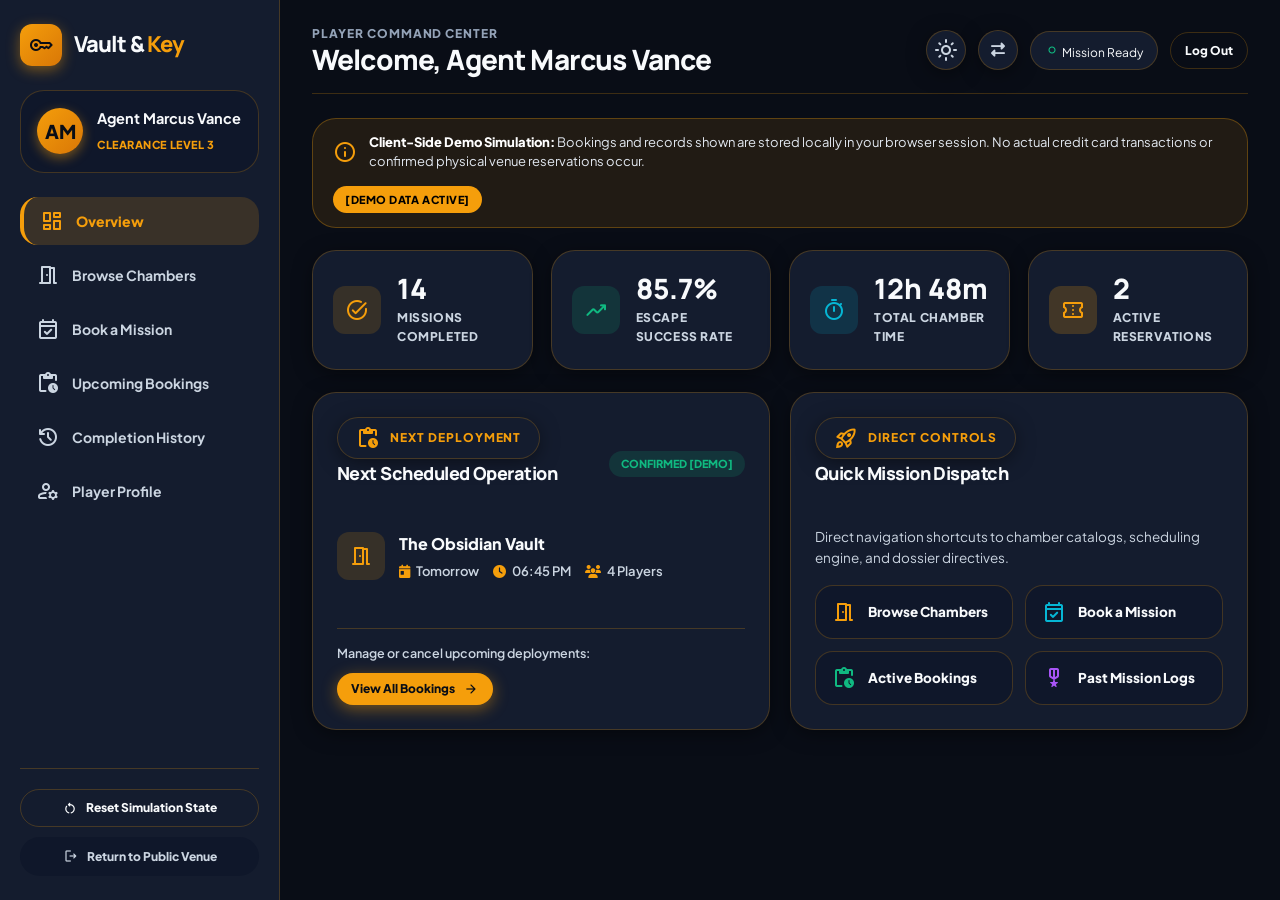
<file: dashboard.html>
<!DOCTYPE html>
<html lang="en" dir="ltr" class="dark">
<head>
  <meta charset="UTF-8" />
  <meta name="viewport" content="width=device-width, initial-scale=1.0" />
  <meta
    name="description"
    content="Player Command Dashboard for Vault & Key escape room agents. Book chamber slots, inspect room themes, manage reservations, and review past completion times."
  />
  <meta name="theme-color" content="#f59e0b" />
  <link rel="icon" type="image/svg+xml" href="assets/images/favicon.svg" />
  <title>Player Command Dashboard | Vault & Key</title>

  <!-- GOOGLE FONTS -->
  <link rel="preconnect" href="https://fonts.googleapis.com" />
  <link rel="preconnect" href="https://fonts.gstatic.com" crossorigin />
  <link
    href="https://fonts.googleapis.com/css2?family=Manrope:wght@600;700;800;900&family=Plus+Jakarta+Sans:wght@400;500;600;700;800&family=Fira+Code:wght@500;700&display=swap"
    rel="stylesheet"
  />

  <!-- ICONS -->
  <link
    href="https://fonts.googleapis.com/css2?family=Material+Symbols+Rounded:opsz,wght,FILL,GRAD@20..48,300..700,0..1,-50..200"
    rel="stylesheet"
  />
  <link
    rel="stylesheet"
    href="https://cdnjs.cloudflare.com/ajax/libs/font-awesome/6.7.2/css/all.min.css"
  />

  <!-- GLOBAL STYLES -->
  <link rel="stylesheet" href="assets/css/main.css" />
</head>

<body class="vk-dash-body">
  <!-- PAGE PRELOADER -->
  <div id="vkPageLoader" class="vk-page-loader" aria-hidden="true">
    <div class="vk-loader-spinner-wrap">
      <div class="vk-loader-vault-ring"></div>
      <div class="vk-loader-vault-ring-inner"></div>
      <div class="vk-loader-core">
        <span class="material-symbols-rounded"> key </span>
      </div>
    </div>
    <div class="vk-loader-text">
      <span class="vk-loader-title">VAULT &amp; KEY</span>
      <span class="vk-loader-subtitle">Deciphering Chamber...</span>
    </div>
  </div>

  <div class="vk-dash-shell">
    <!-- ============================================================
         DASHBOARD SIDEBAR
         ============================================================ -->
    <aside class="vk-dash-sidebar" id="dashSidebar">
      <!-- SIDEBAR BRAND -->
      <div style="display: flex; align-items: center; justify-content: space-between;">
        <a href="index.html" class="vk-brand" aria-label="Vault & Key Home">
          <div class="vk-brand-mark">
            <span class="material-symbols-rounded"> key </span>
          </div>
          <div class="vk-brand-name">Vault & <span>Key</span></div>
        </a>
        <button
          type="button"
          class="vk-icon-button vk-dash-toggle-btn"
          id="btnCloseSidebar"
          aria-label="Close sidebar"
          style="display: none;"
        >
          <span class="material-symbols-rounded"> close </span>
        </button>
      </div>

      <!-- AGENT PROFILE CARD -->
      <div class="vk-dash-agent-card">
        <div class="vk-dash-agent-avatar" id="sidebarAgentAvatar">MV</div>
        <div style="overflow: hidden;">
          <strong style="display: block; font-size: 14.5px; white-space: nowrap; text-overflow: ellipsis; overflow: hidden;" id="sidebarAgentName">
            Agent Marcus Vance
          </strong>
          <span style="font-size: 11px; color: var(--vk-primary); font-weight: 800; letter-spacing: 0.05em;" id="sidebarAgentRank">
            CLEARANCE LEVEL 3
          </span>
        </div>
      </div>

      <!-- NAVIGATION LINKS -->
      <nav aria-label="Dashboard navigation">
        <ul class="vk-dash-nav-list">
          <li class="vk-dash-nav-item">
            <a href="#dashOverview" class="active" id="navLinkOverview">
              <span class="material-symbols-rounded"> dashboard </span>
              <span>Overview</span>
            </a>
          </li>
          <li class="vk-dash-nav-item">
            <a href="#dashRooms" id="navLinkRooms">
              <span class="material-symbols-rounded"> meeting_room </span>
              <span>Browse Chambers</span>
            </a>
          </li>
          <li class="vk-dash-nav-item">
            <a href="#dashBookingEngine" id="navLinkBooking">
              <span class="material-symbols-rounded"> event_available </span>
              <span>Book a Mission</span>
            </a>
          </li>
          <li class="vk-dash-nav-item">
            <a href="#dashUpcoming" id="navLinkUpcoming">
              <span class="material-symbols-rounded"> pending_actions </span>
              <span>Upcoming Bookings</span>
            </a>
          </li>
          <li class="vk-dash-nav-item">
            <a href="#dashHistory" id="navLinkHistory">
              <span class="material-symbols-rounded"> history </span>
              <span>Completion History</span>
            </a>
          </li>
          <li class="vk-dash-nav-item">
            <a href="#dashProfile" id="navLinkProfile">
              <span class="material-symbols-rounded"> manage_accounts </span>
              <span>Player Profile</span>
            </a>
          </li>
        </ul>
      </nav>

      <!-- SIDEBAR FOOTER & SYSTEM ACTIONS -->
      <div style="margin-top: auto; display: flex; flex-direction: column; gap: 10px; border-top: 1px solid var(--vk-border); padding-top: 20px;">
        <button
          type="button"
          class="vk-button vk-button-outline"
          id="btnResetDemoData"
          style="width: 100%; font-size: 12px; justify-content: center; padding: 10px 14px;"
        >
          <span class="material-symbols-rounded" style="font-size: 16px;"> restart_alt </span>
          <span>Reset Simulation State</span>
        </button>

        <a
          href="index.html"
          class="vk-button"
          style="width: 100%; font-size: 12px; justify-content: center; padding: 10px 14px; background: var(--vk-bg-subtle); color: var(--vk-text-soft);"
        >
          <span class="material-symbols-rounded" style="font-size: 16px;"> logout </span>
          <span>Return to Public Venue</span>
        </a>
      </div>
    </aside>

    <!-- BACKDROP FOR MOBILE SIDEBAR -->
    <div id="dashSidebarBackdrop" style="display: none; position: fixed; inset: 0; background: rgba(0,0,0,0.6); backdrop-filter: blur(4px); z-index: 99;"></div>

    <!-- ============================================================
         DASHBOARD MAIN CONTENT AREA
         ============================================================ -->
    <main class="vk-dash-main">
      <!-- TOP CONTROL BAR -->
      <header class="vk-dash-topbar">
        <div style="display: flex; align-items: center; gap: 14px;">
          <!-- MOBILE SIDEBAR TOGGLE -->
          <button
            type="button"
            class="vk-icon-button vk-dash-toggle-btn"
            id="btnOpenSidebar"
            aria-label="Open dashboard navigation"
          >
            <span class="material-symbols-rounded"> menu </span>
          </button>
          <div>
            <div style="font-size: 12px; font-weight: 800; color: var(--vk-text-muted); text-transform: uppercase; letter-spacing: 0.08em;">
              Player Command Center
            </div>
            <h1 style="font-size: clamp(20px, 2.8vw, 28px); margin: 0; font-weight: 900; color: var(--vk-text);" id="topWelcomeHeading">
              Welcome, Agent Marcus Vance
            </h1>
          </div>
        </div>

        <!-- TOP ACTIONS (THEME, RTL, SESSION) -->
        <div class="vk-dash-top-actions">
          <button
            type="button"
            class="vk-icon-button"
            data-theme-toggle
            aria-label="Toggle theme"
            title="Toggle Light / Dark"
          >
            <span class="material-symbols-rounded"> light_mode </span>
          </button>

          <button
            type="button"
            class="vk-direction-toggle"
            data-rtl-toggle
            aria-label="Toggle LTR / RTL"
            aria-pressed="false"
            title="Toggle LTR / RTL"
          >
            <i class="fa-solid fa-right-left" style="font-size: 14px;"></i>
          </button>

          <div style="display: flex; align-items: center; gap: 8px; padding: 6px 14px; border-radius: var(--vk-radius-pill); background: var(--vk-surface); border: 1px solid var(--vk-border);">
            <span class="vk-operational-pill" style="padding: 0; background: none; border: none;">
              <span class="material-symbols-rounded" style="color: var(--vk-accent-emerald); font-size: 14px;"> fiber_manual_record </span>
              <span style="font-size: 12px;">Mission Ready</span>
            </span>
          </div>

          <a href="login.html" class="vk-button vk-button-outline" style="font-size: 12px; padding: 8px 14px;">
            Log Out
          </a>
        </div>
      </header>

      <!-- ============================================================
           SECTION 1: DASHBOARD OVERVIEW & WELCOME
           ============================================================ -->
      <section id="dashOverview" class="vk-dash-section active">
        <!-- SIMULATION DATA DISCLAIMER -->
        <div class="vk-dash-disclaimer-box">
          <div style="display: flex; align-items: center; gap: 12px;">
            <span class="material-symbols-rounded" style="color: var(--vk-primary); font-size: 24px;"> info </span>
            <div class="vk-dash-disclaimer-text">
              <strong>Client-Side Demo Simulation:</strong> Bookings and records shown are stored locally in your browser session. No actual credit card transactions or confirmed physical venue reservations occur.
            </div>
          </div>
          <span class="vk-dash-disclaimer-badge">[Demo Data Active]</span>
        </div>

        <!-- 4 SUMMARY STAT METRIC CARDS -->
        <div class="vk-dash-stats-grid">
          <div class="vk-dash-stat-card">
            <div class="vk-dash-stat-icon">
              <span class="material-symbols-rounded"> task_alt </span>
            </div>
            <div class="vk-dash-stat-info">
              <strong id="statCompleted">14</strong>
              <span>Missions Completed</span>
            </div>
          </div>

          <div class="vk-dash-stat-card">
            <div class="vk-dash-stat-icon" style="background: rgba(16, 185, 129, 0.15); color: var(--vk-accent-emerald);">
              <span class="material-symbols-rounded"> trending_up </span>
            </div>
            <div class="vk-dash-stat-info">
              <strong id="statEscapeRate">85.7%</strong>
              <span>Escape Success Rate</span>
            </div>
          </div>

          <div class="vk-dash-stat-card">
            <div class="vk-dash-stat-icon" style="background: rgba(6, 182, 212, 0.15); color: var(--vk-accent-cyan);">
              <span class="material-symbols-rounded"> timer </span>
            </div>
            <div class="vk-dash-stat-info">
              <strong id="statTotalTime">12h 48m</strong>
              <span>Total Chamber Time</span>
            </div>
          </div>

          <div class="vk-dash-stat-card">
            <div class="vk-dash-stat-icon" style="background: rgba(245, 158, 11, 0.2); color: var(--vk-primary);">
              <span class="material-symbols-rounded"> confirmation_number </span>
            </div>
            <div class="vk-dash-stat-info">
              <strong id="statActiveUpcoming">2</strong>
              <span>Active Reservations</span>
            </div>
          </div>
        </div>

        <!-- OVERVIEW COMMAND HUB -->
        <div class="vk-dash-overview-hub">
          <!-- NEXT SCHEDULED OPERATION SPOTLIGHT -->
          <div class="vk-dash-hub-card">
            <div class="vk-dash-hub-header">
              <div>
                <div class="vk-eyebrow" style="margin-bottom: 4px;">
                  <span class="material-symbols-rounded"> pending_actions </span>
                  <span>Next Deployment</span>
                </div>
                <h3 id="overviewSpotlightTitle">Next Scheduled Operation</h3>
              </div>
              <span class="vk-upcoming-badge" id="overviewSpotlightStatus">Confirmed [Demo]</span>
            </div>
            <div id="overviewSpotlightBody" style="display: flex; flex-direction: column; gap: 8px;">
              <!-- Dynamic upcoming booking preview injected here -->
            </div>
            <div style="margin-top: auto; padding-top: 14px; border-top: 1px solid var(--vk-border); display: flex; gap: 10px; align-items: center; justify-content: space-between; flex-wrap: wrap;">
              <span style="font-size: 12.5px; color: var(--vk-text-soft); font-weight: 600;">Manage or cancel upcoming deployments:</span>
              <button type="button" class="vk-button vk-button-primary" data-dash-tab="dashUpcoming" style="font-size: 12px; padding: 8px 14px;">
                <span>View All Bookings</span>
                <span class="material-symbols-rounded" style="font-size: 16px;"> arrow_forward </span>
              </button>
            </div>
          </div>

          <!-- QUICK MISSION DISPATCH HUB -->
          <div class="vk-dash-hub-card">
            <div class="vk-dash-hub-header">
              <div>
                <div class="vk-eyebrow" style="margin-bottom: 4px;">
                  <span class="material-symbols-rounded"> rocket_launch </span>
                  <span>Direct Controls</span>
                </div>
                <h3>Quick Mission Dispatch</h3>
              </div>
            </div>
            <p>Direct navigation shortcuts to chamber catalogs, scheduling engine, and dossier directives.</p>
            <div class="vk-dash-hub-grid">
              <button type="button" class="vk-dash-hub-btn" data-dash-tab="dashRooms">
                <span class="material-symbols-rounded" style="color: var(--vk-primary);"> meeting_room </span>
                <span>Browse Chambers</span>
              </button>
              <button type="button" class="vk-dash-hub-btn" data-dash-tab="dashBookingEngine">
                <span class="material-symbols-rounded" style="color: var(--vk-accent-cyan);"> event_available </span>
                <span>Book a Mission</span>
              </button>
              <button type="button" class="vk-dash-hub-btn" data-dash-tab="dashUpcoming">
                <span class="material-symbols-rounded" style="color: var(--vk-accent-emerald);"> pending_actions </span>
                <span>Active Bookings</span>
              </button>
              <button type="button" class="vk-dash-hub-btn" data-dash-tab="dashHistory">
                <span class="material-symbols-rounded" style="color: #a855f7;"> military_tech </span>
                <span>Past Mission Logs</span>
              </button>
            </div>
          </div>
        </div>
      </section>

      <!-- ============================================================
           SECTION 2: BROWSE ROOM THEMES WITH DISTINCT ROOM CARDS
           ============================================================ -->
      <section id="dashRooms" class="vk-dash-section">
        <div style="display: flex; align-items: center; justify-content: space-between; flex-wrap: wrap; gap: 16px; margin-bottom: 24px;">
          <div>
            <div class="vk-eyebrow" style="margin-bottom: 6px;">
              <span class="material-symbols-rounded"> explore </span>
              <span>Chamber Catalog</span>
            </div>
            <h2 style="font-size: 22px; font-weight: 900; margin: 0;">Browse Active Mission Chambers</h2>
          </div>

          <!-- DIFFICULTY FILTER CHIPS -->
          <div id="dashDiffFilters">
            <button type="button" class="vk-filter-chip active" data-filter="all">All Chambers</button>
            <button type="button" class="vk-filter-chip" data-filter="beginner">Beginner</button>
            <button type="button" class="vk-filter-chip" data-filter="intermediate">Intermediate</button>
            <button type="button" class="vk-filter-chip" data-filter="expert">Expert</button>
          </div>
        </div>

        <div class="vk-dash-rooms-grid" id="dashRoomGrid">
          <!-- CHAMBER 1: QUANTUM RELAY -->
          <div class="vk-dash-room-card" data-diff="expert" data-chamber-id="quantum">
            <div class="vk-dash-room-img">
              <img
                src="assets/images/dash_chamber_quantum.jpg"
                alt="Quantum Relay high tech computing chamber with laser matrices"
                loading="lazy"
              />
              <span class="vk-diff-badge expert">Expert (5/5)</span>
            </div>
            <div class="vk-dash-room-body">
              <h3>Quantum Relay 2099</h3>
              <p>
                Stabilize a collapsing subatomic particle collider before electromagnetic breach. Optical prism puzzles.
              </p>
              <div class="vk-dash-room-meta">
                <span><i class="fa-solid fa-users" style="margin-inline-end: 6px; color: var(--vk-primary);"></i> 3–6 Agents</span>
                <span><i class="fa-solid fa-clock" style="margin-inline-end: 6px; color: var(--vk-primary);"></i> 60 Mins</span>
                <strong>$38 / player</strong>
              </div>
              <button
                type="button"
                class="vk-button vk-button-primary"
                style="justify-content: center;"
                data-select-chamber="quantum"
              >
                <span>Select Chamber</span>
                <span class="material-symbols-rounded" style="font-size: 16px;"> chevron_right </span>
              </button>
            </div>
          </div>

          <!-- CHAMBER 2: ALCHEMIST SECRET LAB -->
          <div class="vk-dash-room-card" data-diff="intermediate" data-chamber-id="alchemist">
            <div class="vk-dash-room-img">
              <img
                src="assets/images/dash_chamber_alchemist.jpg"
                alt="Ancient alchemist laboratory with potion vials and arcane formulas"
                loading="lazy"
              />
              <span class="vk-diff-badge intermediate">Intermediate (3.5/5)</span>
            </div>
            <div class="vk-dash-room-body">
              <h3>The Alchemist's Secret Lab</h3>
              <p>
                Synthesize the elusive philosopher's tincture using balance scales, distillation vessels, and rune ciphers.
              </p>
              <div class="vk-dash-room-meta">
                <span><i class="fa-solid fa-users" style="margin-inline-end: 6px; color: var(--vk-primary);"></i> 2–6 Agents</span>
                <span><i class="fa-solid fa-clock" style="margin-inline-end: 6px; color: var(--vk-primary);"></i> 60 Mins</span>
                <strong>$38 / player</strong>
              </div>
              <button
                type="button"
                class="vk-button vk-button-primary"
                style="justify-content: center;"
                data-select-chamber="alchemist"
              >
                <span>Select Chamber</span>
                <span class="material-symbols-rounded" style="font-size: 16px;"> chevron_right </span>
              </button>
            </div>
          </div>

          <!-- CHAMBER 3: NAUTILUS DEEP DESCENT -->
          <div class="vk-dash-room-card" data-diff="expert" data-chamber-id="nautilus">
            <div class="vk-dash-room-img">
              <img
                src="assets/images/dash_chamber_nautilus.jpg"
                alt="Deep underwater submarine bridge with pressure gauges and sonar radar"
                loading="lazy"
              />
              <span class="vk-diff-badge expert">Expert (4.5/5)</span>
            </div>
            <div class="vk-dash-room-body">
              <h3>Nautilus Deep Descent</h3>
              <p>
                Trapped 10,000 meters beneath the trench. Restore pneumatic ballasts and decode hydrophone transmissions.
              </p>
              <div class="vk-dash-room-meta">
                <span><i class="fa-solid fa-users" style="margin-inline-end: 6px; color: var(--vk-primary);"></i> 4–8 Agents</span>
                <span><i class="fa-solid fa-clock" style="margin-inline-end: 6px; color: var(--vk-primary);"></i> 75 Mins</span>
                <strong>$42 / player</strong>
              </div>
              <button
                type="button"
                class="vk-button vk-button-primary"
                style="justify-content: center;"
                data-select-chamber="nautilus"
              >
                <span>Select Chamber</span>
                <span class="material-symbols-rounded" style="font-size: 16px;"> chevron_right </span>
              </button>
            </div>
          </div>

          <!-- CHAMBER 4: TOMB OF THE SUN PHARAOH -->
          <div class="vk-dash-room-card" data-diff="beginner" data-chamber-id="pyramid">
            <div class="vk-dash-room-img">
              <img
                src="assets/images/dash_chamber_pyramid.jpg"
                alt="Ancient Egyptian stone sarcophagus and sandstone hieroglyphic tablets"
                loading="lazy"
              />
              <span class="vk-diff-badge beginner">Beginner (2/5)</span>
            </div>
            <div class="vk-dash-room-body">
              <h3>Tomb of the Sun Pharaoh</h3>
              <p>
                Unseal the golden burial vault using celestial alignment mirrors and hieroglyphic wheel ciphers.
              </p>
              <div class="vk-dash-room-meta">
                <span><i class="fa-solid fa-users" style="margin-inline-end: 6px; color: var(--vk-primary);"></i> 2–8 Agents</span>
                <span><i class="fa-solid fa-clock" style="margin-inline-end: 6px; color: var(--vk-primary);"></i> 60 Mins</span>
                <strong>$36 / player</strong>
              </div>
              <button
                type="button"
                class="vk-button vk-button-primary"
                style="justify-content: center;"
                data-select-chamber="pyramid"
              >
                <span>Select Chamber</span>
                <span class="material-symbols-rounded" style="font-size: 16px;"> chevron_right </span>
              </button>
            </div>
          </div>
        </div>
      </section>

      <!-- ============================================================
           SECTION 3 & 4: BOOKING ENGINE (DATE, GROUP & TIME-SLOT SELECTION)
           ============================================================ -->
      <section id="dashBookingEngine" class="vk-dash-section vk-enquiry-card">
        <div>
          <div class="vk-eyebrow" style="margin-bottom: 6px;">
            <span class="material-symbols-rounded"> calendar_month </span>
            <span>Mission Scheduler</span>
          </div>
          <h2 style="font-size: 22px; font-weight: 900; margin: 0 0 6px;">Schedule Your Private Mission Slot</h2>
          <p style="font-size: 13.5px; color: var(--vk-text-soft); margin: 0;">
            Select your chamber, group size, and preferred launch time. Slots locked by other operatives are disabled.
          </p>
        </div>

        <form id="dashBookingForm" style="display: flex; flex-direction: column; gap: 20px;">
          <div class="vk-form-row">
            <!-- CHAMBER SELECT -->
            <div class="vk-field-group">
              <label for="bookChamberSelect">1. Mission Chamber</label>
              <select id="bookChamberSelect">
                <option value="quantum" data-rate="38" selected>Quantum Relay 2099 (Expert · $38/p)</option>
                <option value="alchemist" data-rate="38">The Alchemist's Secret Lab (Intermediate · $38/p)</option>
                <option value="nautilus" data-rate="42">Nautilus Deep Descent (Expert · $42/p)</option>
                <option value="pyramid" data-rate="36">Tomb of the Sun Pharaoh (Beginner · $36/p)</option>
                <option value="obsidian" data-rate="38">The Obsidian Vault (Stealth Heist · $38/p)</option>
                <option value="cyberpunk" data-rate="38">Cyberpunk 2088: Neon Protocol (Sci-Fi · $38/p)</option>
              </select>
            </div>

            <!-- SQUAD SIZE -->
            <div class="vk-field-group">
              <label for="bookSquadSelect">2. Fireteam Headcount</label>
              <select id="bookSquadSelect">
                <option value="2">2 Players (Duo Infiltration)</option>
                <option value="3">3 Players (Tactical Squad)</option>
                <option value="4" selected>4 Players (Tactical Squad)</option>
                <option value="5">5 Players (Tactical Squad)</option>
                <option value="6">6 Players (Tactical Squad)</option>
                <option value="7">7 Players (Large Strike Team)</option>
                <option value="8">8 Players (Large Strike Team)</option>
              </select>
            </div>
          </div>

          <div class="vk-form-row">
            <!-- DATE PICKER -->
            <div class="vk-field-group">
              <label for="bookDateInput">3. Mission Date</label>
              <input type="date" id="bookDateInput" required />
            </div>

            <!-- SQUAD LEAD CALLSIGN -->
            <div class="vk-field-group">
              <label for="bookLeaderInput">4. Mission Lead Callsign</label>
              <input type="text" id="bookLeaderInput" value="Agent Marcus Vance" required />
            </div>
          </div>

          <!-- TIME SLOTS GRID -->
          <div class="vk-field-group">
            <div style="display: flex; align-items: center; justify-content: space-between; margin-bottom: 2px;">
              <label>5. Available Launch Time Slots</label>
              <span id="slotAvailabilityNote" style="font-size: 11.5px; color: var(--vk-text-muted);">
                * Red strikethrough indicates simulated booked slot
              </span>
            </div>

            <div class="vk-slot-grid" id="timeSlotsGrid">
              <!-- Dynamically populated / interactive buttons -->
              <button type="button" class="vk-slot-btn" data-time="10:00 AM">10:00 AM</button>
              <button type="button" class="vk-slot-btn" data-time="11:45 AM">11:45 AM</button>
              <button type="button" class="vk-slot-btn" data-time="01:30 PM">01:30 PM</button>
              <button type="button" class="vk-slot-btn selected" data-time="03:15 PM">03:15 PM</button>
              <button type="button" class="vk-slot-btn" data-time="05:00 PM">05:00 PM</button>
              <button type="button" class="vk-slot-btn booked" data-time="06:45 PM" disabled title="Slot booked by another squad">06:45 PM</button>
              <button type="button" class="vk-slot-btn" data-time="08:30 PM">08:30 PM</button>
              <button type="button" class="vk-slot-btn booked" data-time="10:15 PM" disabled title="Slot booked by another squad">10:15 PM</button>
            </div>
            <input type="hidden" id="selectedTimeSlot" value="03:15 PM" />
          </div>

          <!-- BOOKING CONFIRMATION FEEDBACK -->
          <div class="vk-form-notice" id="bookingNotice"></div>

          <!-- SUBMIT CTA -->
          <div style="display: flex; align-items: center; justify-content: space-between; gap: 16px; flex-wrap: wrap;">
            <div>
              <div style="font-size: 12px; color: var(--vk-text-muted);">Estimated Squad Rate:</div>
              <strong style="font-size: 20px; font-family: var(--vk-font-display); color: var(--vk-primary);" id="estimatedBookingCost">
                $152.00 (4 Agents @ $38/p)
              </strong>
            </div>

            <button
              type="submit"
              class="vk-button vk-button-primary"
              id="btnConfirmBooking"
              style="min-height: 48px; padding-inline: 28px; font-size: 14.5px;"
            >
              <span>Lock in Demo Reservation</span>
              <span class="material-symbols-rounded"> task_alt </span>
            </button>
          </div>
        </form>
      </section>

      <!-- ============================================================
           SECTION 5: BOOKING CONFIRMATION & UPCOMING BOOKINGS
           ============================================================ -->
      <section id="dashUpcoming" class="vk-dash-section">
        <div style="display: flex; align-items: center; justify-content: space-between; flex-wrap: wrap; gap: 14px;">
          <div>
            <div class="vk-eyebrow" style="margin-bottom: 6px;">
              <span class="material-symbols-rounded"> pending_actions </span>
              <span>Active Operations</span>
            </div>
            <h2 style="font-size: 22px; font-weight: 900; margin: 0;">Upcoming Mission Bookings</h2>
          </div>
          <span style="font-size: 12px; color: var(--vk-text-muted);">
            Manage or cancel pending missions anytime
          </span>
        </div>

        <div class="vk-upcoming-list" id="upcomingMissionsList">
          <!-- Populated dynamically from localStorage -->
        </div>
      </section>

      <!-- ============================================================
           SECTION 6: PAST BOOKINGS & COMPLETION-TIME HISTORY
           ============================================================ -->
      <section id="dashHistory" class="vk-dash-section">
        <div style="display: flex; align-items: center; justify-content: space-between; flex-wrap: wrap; gap: 14px;">
          <div>
            <div class="vk-eyebrow" style="margin-bottom: 6px;">
              <span class="material-symbols-rounded"> military_tech </span>
              <span>Operative Track Record</span>
            </div>
            <h2 style="font-size: 22px; font-weight: 900; margin: 0;">Past Missions & Completion Times</h2>
          </div>

          <button
            type="button"
            class="vk-button vk-button-outline"
            id="btnClearHistory"
            style="font-size: 11.5px; padding: 6px 12px;"
          >
            Clear History Log
          </button>
        </div>

        <div class="vk-table-responsive" id="historyTableContainer">
          <table class="vk-dash-table">
            <thead>
              <tr>
                <th>Chamber Name</th>
                <th>Difficulty</th>
                <th>Result</th>
                <th>Escape Time</th>
                <th>Hints Used</th>
                <th>Date</th>
                <th>Status</th>
              </tr>
            </thead>
            <tbody id="historyTableBody">
              <!-- Populated dynamically -->
            </tbody>
          </table>
        </div>
      </section>

      <!-- ============================================================
           SECTION 7: PLAYER PROFILE AND PREFERENCES
           ============================================================ -->
      <section id="dashProfile" class="vk-dash-section vk-enquiry-card">
        <div>
          <div class="vk-eyebrow" style="margin-bottom: 6px;">
            <span class="material-symbols-rounded"> settings </span>
            <span>Operative Dossier</span>
          </div>
          <h2 style="font-size: 22px; font-weight: 900; margin: 0 0 6px;">Player Profile & Mission Directives</h2>
          <p style="font-size: 13.5px; color: var(--vk-text-soft); margin: 0;">
            Customize your Game Master communication preferences, hint calibration mode, and notification channels.
          </p>
        </div>

        <form id="dashProfileForm" style="display: flex; flex-direction: column; gap: 20px;">
          <div class="vk-form-row">
            <div class="vk-field-group">
              <label for="profCallsign">Operative Callsign</label>
              <input type="text" id="profCallsign" value="Agent Marcus Vance" required />
            </div>

            <div class="vk-field-group">
              <label for="profEmail">Registered Email</label>
              <input type="email" id="profEmail" value="marcus.vance@cipherteam.demo" required />
            </div>
          </div>

          <div class="vk-form-row">
            <div class="vk-field-group">
              <label for="profHintLevel">Game Master Hint Protocol</label>
              <select id="profHintLevel">
                <option value="standard" selected>Standard (Director monitors and offers clues if squad stalls)</option>
                <option value="minimalist">Minimalist (Strictly on squad verbal button request)</option>
                <option value="hardcore">Hardcore Mode (Zero hints permitted under any circumstances)</option>
              </select>
            </div>

            <div class="vk-field-group">
              <label for="profSensory">Sensory & Atmospheric Preference</label>
              <select id="profSensory">
                <option value="standard" selected>Full Cinematic (Haze, directional audio, low lighting)</option>
                <option value="moderate">Moderate Lighting (Elevated ambient brightness)</option>
                <option value="sensory_friendly">Sensory-Friendly (Zero strobe lights, normalized audio)</option>
              </select>
            </div>
          </div>

          <div style="display: flex; flex-direction: column; gap: 12px; margin-top: 4px;">
            <label style="display: flex; align-items: center; gap: 10px; cursor: pointer; color: var(--vk-text); font-size: 13.5px;">
              <input type="checkbox" id="prefSmsAlerts" checked style="accent-color: var(--vk-primary);" />
              <span>Receive 24-hour mission arrival reminders via SMS</span>
            </label>
            <label style="display: flex; align-items: center; gap: 10px; cursor: pointer; color: var(--vk-text); font-size: 13.5px;">
              <input type="checkbox" id="prefDebriefPhotos" checked style="accent-color: var(--vk-primary);" />
              <span>Automatically dispatch post-mission 4K squad photo to my email</span>
            </label>
          </div>

          <div class="vk-form-notice" id="profileNotice"></div>

          <div style="display: flex; justify-content: flex-end;">
            <button type="submit" class="vk-button vk-button-primary" style="padding: 12px 24px;">
              <span>Save Preference Directives</span>
              <span class="material-symbols-rounded"> save </span>
            </button>
          </div>
        </form>
      </section>
    </main>
  </div>

  <!-- GLOBAL SCRIPTS -->
  <script src="assets/js/main.js"></script>

  <!-- DASHBOARD ENGINE LOGIC -->
  <script>
    document.addEventListener("DOMContentLoaded", () => {
      // 1. Mobile Sidebar Controls
      const btnOpenSidebar = document.getElementById("btnOpenSidebar");
      const btnCloseSidebar = document.getElementById("btnCloseSidebar");
      const dashSidebar = document.getElementById("dashSidebar");
      const backdrop = document.getElementById("dashSidebarBackdrop");

      function openSidebar() {
        if (dashSidebar && backdrop) {
          dashSidebar.classList.add("is-open");
          backdrop.style.display = "block";
        }
      }

      function closeSidebar() {
        if (dashSidebar && backdrop) {
          dashSidebar.classList.remove("is-open");
          backdrop.style.display = "none";
        }
      }

      if (btnOpenSidebar) btnOpenSidebar.addEventListener("click", openSidebar);
      if (btnCloseSidebar) btnCloseSidebar.addEventListener("click", closeSidebar);
      if (backdrop) backdrop.addEventListener("click", closeSidebar);

      // 2. Active Session Data
      let activeSession = {
        name: "Agent Marcus Vance",
        email: "marcus.vance@cipherteam.demo",
        rank: "CLEARANCE LEVEL 3",
        callsign: "PHOENIX-01"
      };

      try {
        const storedSession = localStorage.getItem("vk_logged_in_agent");
        if (storedSession) {
          activeSession = Object.assign(activeSession, JSON.parse(storedSession));
        }
      } catch(e) {
        console.warn("Storage error", e);
      }

      // Update UI with active profile
      const topHeading = document.getElementById("topWelcomeHeading");
      const sidebarName = document.getElementById("sidebarAgentName");
      const sidebarRank = document.getElementById("sidebarAgentRank");
      const sidebarAvatar = document.getElementById("sidebarAgentAvatar");
      const profCallsign = document.getElementById("profCallsign");
      const profEmail = document.getElementById("profEmail");
      const bookLeader = document.getElementById("bookLeaderInput");

      if (topHeading) topHeading.textContent = `Welcome, ${activeSession.name}`;
      if (sidebarName) sidebarName.textContent = activeSession.name;
      if (sidebarRank) sidebarRank.textContent = activeSession.rank;
      if (profCallsign) profCallsign.value = activeSession.name;
      if (profEmail) profEmail.value = activeSession.email;
      if (bookLeader) bookLeader.value = activeSession.name;

      if (sidebarAvatar && activeSession.name) {
        const parts = activeSession.name.split(" ");
        const initials = parts.length > 1 ? (parts[0][0] + parts[1][0]).toUpperCase() : parts[0].slice(0, 2).toUpperCase();
        sidebarAvatar.textContent = initials;
      }

      // 3. Default Demo Bookings & History State
      const DEFAULT_BOOKINGS = [
        {
          id: "bk-101",
          chamberName: "The Obsidian Vault",
          chamberId: "obsidian",
          date: "Tomorrow",
          time: "06:45 PM",
          squad: 4,
          rate: 38,
          status: "CONFIRMED [DEMO]"
        },
        {
          id: "bk-102",
          chamberName: "Cyberpunk 2088: Neon Protocol",
          chamberId: "cyberpunk",
          date: "Next Saturday",
          time: "03:15 PM",
          squad: 6,
          rate: 38,
          status: "CONFIRMED [DEMO]"
        }
      ];

      const DEFAULT_HISTORY = [
        { chamber: "Da Vinci's Crypt", diff: "Expert", result: "Escaped", time: "51m 42s", hints: "1 Hint", date: "Oct 10, 2026", status: "VICTORY" },
        { chamber: "Magician's Study", diff: "Beginner", result: "Escaped", time: "44m 18s", hints: "0 Hints", date: "Sep 28, 2026", status: "VICTORY" },
        { chamber: "Clockwork Asylum", diff: "Intermediate", result: "Escaped", time: "58m 04s", hints: "2 Hints", date: "Aug 14, 2026", status: "VICTORY" },
        { chamber: "Pharaoh's Tomb", diff: "Intermediate", result: "Timed Out", time: "60m 00s", hints: "3 Hints", date: "Jul 22, 2026", status: "LOCKED" }
      ];

      function getBookings() {
        try {
          const raw = localStorage.getItem("vk_demo_bookings");
          if (raw) return JSON.parse(raw);
        } catch(e) {}
        localStorage.setItem("vk_demo_bookings", JSON.stringify(DEFAULT_BOOKINGS));
        return DEFAULT_BOOKINGS;
      }

      function saveBookings(bks) {
        localStorage.setItem("vk_demo_bookings", JSON.stringify(bks));
        renderUpcomingBookings();
        updateStats();
      }

      function getHistory() {
        try {
          const raw = localStorage.getItem("vk_demo_history");
          if (raw) return JSON.parse(raw);
        } catch(e) {}
        localStorage.setItem("vk_demo_history", JSON.stringify(DEFAULT_HISTORY));
        return DEFAULT_HISTORY;
      }

      // 4. Render Upcoming Bookings and Overview Spotlight
      const upcomingContainer = document.getElementById("upcomingMissionsList");
      const spotlightBody = document.getElementById("overviewSpotlightBody");
      const spotlightStatus = document.getElementById("overviewSpotlightStatus");

      function renderUpcomingBookings() {
        const bookings = getBookings();

        // 4a. Update Overview Spotlight Widget
        if (spotlightBody) {
          if (bookings.length > 0) {
            const next = bookings[0];
            if (spotlightStatus) {
              spotlightStatus.textContent = next.status || "CONFIRMED [DEMO]";
              spotlightStatus.style.background = "rgba(16, 185, 129, 0.15)";
              spotlightStatus.style.color = "var(--vk-accent-emerald)";
            }
            spotlightBody.innerHTML = `
              <div style="display: flex; align-items: center; gap: 14px; margin-top: 4px;">
                <div style="width: 48px; height: 48px; border-radius: 12px; background: rgba(var(--vk-primary-rgb), 0.15); color: var(--vk-primary); display: grid; place-items: center; font-size: 24px; flex-shrink: 0;">
                  <span class="material-symbols-rounded"> meeting_room </span>
                </div>
                <div>
                  <strong style="font-size: 16px; color: var(--vk-text); display: block; font-weight: 800;">${next.chamberName}</strong>
                  <div style="font-size: 13px; color: var(--vk-text-soft); display: flex; gap: 14px; flex-wrap: wrap; margin-top: 4px; font-weight: 600;">
                    <span><i class="fa-solid fa-calendar-day" style="color: var(--vk-primary); margin-inline-end: 4px;"></i> ${next.date}</span>
                    <span><i class="fa-solid fa-clock" style="color: var(--vk-primary); margin-inline-end: 4px;"></i> ${next.time}</span>
                    <span><i class="fa-solid fa-users" style="color: var(--vk-primary); margin-inline-end: 4px;"></i> ${next.squad} Players</span>
                  </div>
                </div>
              </div>
            `;
          } else {
            if (spotlightStatus) {
              spotlightStatus.textContent = "Standby";
              spotlightStatus.style.background = "rgba(148, 163, 184, 0.15)";
              spotlightStatus.style.color = "var(--vk-text-muted)";
            }
            spotlightBody.innerHTML = `
              <div style="padding: 10px 0; color: var(--vk-text-soft); font-size: 13.5px; font-weight: 600;">
                No pending missions currently scheduled. Use the direct buttons below to book a chamber.
              </div>
            `;
          }
        }

        // 4b. Update Upcoming Tab Container
        if (!upcomingContainer) return;

        if (bookings.length === 0) {
          upcomingContainer.innerHTML = `
            <div class="vk-empty-box">
              <div class="vk-empty-icon">
                <span class="material-symbols-rounded"> event_busy </span>
              </div>
              <strong style="font-size: 16px; color: var(--vk-text);">No Upcoming Missions Scheduled</strong>
              <p style="font-size: 13.5px; color: var(--vk-text-soft); max-width: 440px; margin: 0;">
                You currently have zero active reservations. Choose a chamber from the catalog or booking engine to secure your slot.
              </p>
              <button type="button" class="vk-button vk-button-primary" data-dash-tab="dashBookingEngine" style="margin-top: 8px;">
                Book a Mission Slot
              </button>
            </div>
          `;
          return;
        }

        upcomingContainer.innerHTML = bookings.map(b => `
          <div class="vk-upcoming-card" id="card-${b.id}">
            <div style="display: flex; align-items: center; gap: 16px;">
              <div style="width: 48px; height: 48px; border-radius: 12px; background: rgba(var(--vk-primary-rgb), 0.15); color: var(--vk-primary); display: grid; place-items: center; font-size: 24px; flex-shrink: 0;">
                <span class="material-symbols-rounded"> meeting_room </span>
              </div>
              <div>
                <div style="display: flex; align-items: center; gap: 10px; margin-bottom: 4px; flex-wrap: wrap;">
                  <strong style="font-size: 16px; color: var(--vk-text); font-weight: 800;">${b.chamberName}</strong>
                  <span class="vk-upcoming-badge">
                    <span class="material-symbols-rounded" style="font-size: 14px;"> verified </span>
                    ${b.status}
                  </span>
                </div>
                <div class="vk-upcoming-meta">
                  <span><i class="fa-solid fa-calendar-day" style="margin-inline-end: 6px; color: var(--vk-primary);"></i> ${b.date}</span>
                  <span><i class="fa-solid fa-clock" style="margin-inline-end: 6px; color: var(--vk-primary);"></i> ${b.time}</span>
                  <span><i class="fa-solid fa-users" style="margin-inline-end: 6px; color: var(--vk-primary);"></i> ${b.squad} Players</span>
                  <span><i class="fa-solid fa-dollar-sign" style="margin-inline-end: 4px; color: var(--vk-primary);"></i> $${(b.squad * (b.rate || 38)).toFixed(2)} [Sample]</span>
                </div>
              </div>
            </div>
            <div style="display: flex; align-items: center; gap: 10px;">
              <button
                type="button"
                class="vk-button vk-button-outline btn-cancel-booking"
                data-booking-id="${b.id}"
                style="color: #ef4444; border-color: rgba(239, 68, 68, 0.4); font-size: 12px; padding: 8px 14px; font-weight: 700;"
              >
                <span class="material-symbols-rounded" style="font-size: 16px;"> cancel </span>
                <span>Cancel Reservation</span>
              </button>
            </div>
          </div>
        `).join("");

        // Attach cancel handlers
        document.querySelectorAll(".btn-cancel-booking").forEach(btn => {
          btn.addEventListener("click", () => {
            const id = btn.getAttribute("data-booking-id");
            if (confirm("Cancel this demo chamber reservation? The time slot will immediately be released.")) {
              const current = getBookings().filter(b => b.id !== id);
              saveBookings(current);
            }
          });
        });
      }

      // 5. Render History Table
      const historyTableBody = document.getElementById("historyTableBody");
      const historyContainer = document.getElementById("historyTableContainer");

      function renderHistory() {
        if (!historyTableBody) return;
        const hist = getHistory();

        if (hist.length === 0) {
          historyContainer.innerHTML = `
            <div class="vk-empty-box" style="border: none;">
              <div class="vk-empty-icon">
                <span class="material-symbols-rounded"> history_toggle_off </span>
              </div>
              <strong style="font-size: 15px; color: var(--vk-text);">No Historical Mission Logs</strong>
              <p style="font-size: 13px; color: var(--vk-text-soft); margin: 0;">
                All past mission logs have been cleared.
              </p>
            </div>
          `;
          return;
        }

        historyTableBody.innerHTML = hist.map(h => `
          <tr>
            <td data-label="Chamber Name"><strong>${h.chamber}</strong></td>
            <td data-label="Difficulty"><span class="vk-demo-badge">${h.diff}</span></td>
            <td data-label="Result">
              <span style="color: ${h.result === 'Escaped' ? 'var(--vk-accent-emerald)' : '#ef4444'}; font-weight: 800;">
                ${h.result}
              </span>
            </td>
            <td data-label="Escape Time"><code>${h.time}</code></td>
            <td data-label="Hints Used">${h.hints}</td>
            <td data-label="Date">${h.date}</td>
            <td data-label="Status">
              <span class="vk-upcoming-badge" style="background: ${h.status === 'VICTORY' ? 'rgba(16, 185, 129, 0.15)' : 'rgba(239, 68, 68, 0.15)'}; color: ${h.status === 'VICTORY' ? 'var(--vk-accent-emerald)' : '#ef4444'};">
                ${h.status}
              </span>
            </td>
          </tr>
        `).join("");
      }

      // Clear history button
      const btnClearHistory = document.getElementById("btnClearHistory");
      if (btnClearHistory) {
        btnClearHistory.addEventListener("click", () => {
          if (confirm("Clear local simulation history records?")) {
            localStorage.setItem("vk_demo_history", JSON.stringify([]));
            renderHistory();
          }
        });
      }

      // 6. Update Stats Cards
      function updateStats() {
        const bookings = getBookings();
        const statActive = document.getElementById("statActiveUpcoming");
        if (statActive) statActive.textContent = bookings.length.toString();
      }

      // 7. Reset Simulation State Button
      const btnResetState = document.getElementById("btnResetDemoData");
      if (btnResetState) {
        btnResetState.addEventListener("click", () => {
          if (confirm("Reset simulation data to default initial demo records?")) {
            localStorage.setItem("vk_demo_bookings", JSON.stringify(DEFAULT_BOOKINGS));
            localStorage.setItem("vk_demo_history", JSON.stringify(DEFAULT_HISTORY));
            renderUpcomingBookings();
            renderHistory();
            updateStats();
            alert("Simulation state successfully restored to initial demo records.");
          }
        });
      }

      // 8. Chamber Catalog Filter
      const filterChips = document.querySelectorAll("#dashDiffFilters button");
      const roomCards = document.querySelectorAll("#dashRoomGrid .vk-dash-room-card");

      filterChips.forEach(chip => {
        chip.addEventListener("click", () => {
          filterChips.forEach(c => c.classList.remove("active"));
          chip.classList.add("active");
          const diff = chip.getAttribute("data-filter");

          roomCards.forEach(card => {
            if (diff === "all" || card.getAttribute("data-diff") === diff) {
              card.style.display = "flex";
            } else {
              card.style.display = "none";
            }
          });
        });
      });

      // 9. Chamber Quick-Select to Booking Engine
      const bookChamberSelect = document.getElementById("bookChamberSelect");
      const bookDateInput = document.getElementById("bookDateInput");
      const bookSquadSelect = document.getElementById("bookSquadSelect");
      const costDisplay = document.getElementById("estimatedBookingCost");

      // Set tomorrow date default
      const tomorrow = new Date();
      tomorrow.setDate(tomorrow.getDate() + 1);
      if (bookDateInput) {
        bookDateInput.value = tomorrow.toISOString().split("T")[0];
        bookDateInput.min = new Date().toISOString().split("T")[0];
      }

      function updateEstimatedCost() {
        if (!bookChamberSelect || !bookSquadSelect || !costDisplay) return;
        const opt = bookChamberSelect.options[bookChamberSelect.selectedIndex];
        const rate = parseFloat(opt.getAttribute("data-rate")) || 38;
        const squad = parseInt(bookSquadSelect.value, 10) || 4;
        const total = (rate * squad).toFixed(2);
        costDisplay.textContent = `$${total} (${squad} Agents @ $${rate}/p)`;
      }

      if (bookChamberSelect) bookChamberSelect.addEventListener("change", updateEstimatedCost);
      if (bookSquadSelect) bookSquadSelect.addEventListener("change", updateEstimatedCost);

      // Select Chamber button handler: selects chamber AND switches tab to Booking Engine!
      document.querySelectorAll("[data-select-chamber]").forEach(btn => {
        btn.addEventListener("click", () => {
          const chamberId = btn.getAttribute("data-select-chamber");
          if (bookChamberSelect) {
            bookChamberSelect.value = chamberId;
            updateEstimatedCost();
          }
          switchDashboardTab("dashBookingEngine");
        });
      });

      // 10. Time Slots Selection & Prevention of Booked Slots
      const slotButtons = document.querySelectorAll("#timeSlotsGrid .vk-slot-btn");
      const hiddenSlotInput = document.getElementById("selectedTimeSlot");

      slotButtons.forEach(btn => {
        btn.addEventListener("click", () => {
          if (btn.disabled || btn.classList.contains("booked")) return;
          slotButtons.forEach(b => b.classList.remove("selected"));
          btn.classList.add("selected");
          const time = btn.getAttribute("data-time");
          if (hiddenSlotInput) hiddenSlotInput.value = time;
        });
      });

      // 11. Booking Form Submission
      const bookingForm = document.getElementById("dashBookingForm");
      const bookingNotice = document.getElementById("bookingNotice");

      if (bookingForm) {
        bookingForm.addEventListener("submit", (e) => {
          e.preventDefault();
          const selectedChamberOpt = bookChamberSelect.options[bookChamberSelect.selectedIndex];
          const chamberName = selectedChamberOpt.text.split(" (")[0];
          const chamberId = bookChamberSelect.value;
          const rate = parseFloat(selectedChamberOpt.getAttribute("data-rate")) || 38;
          const squad = parseInt(bookSquadSelect.value, 10) || 4;
          const date = bookDateInput.value;
          const time = hiddenSlotInput ? hiddenSlotInput.value : "03:15 PM";

          if (!time) {
            alert("Please select an available mission launch time slot.");
            return;
          }

          // Check if slot already booked in demo state
          const bookings = getBookings();
          const isSlotTaken = bookings.some(b => b.chamberId === chamberId && b.date === date && b.time === time);
          if (isSlotTaken) {
            bookingNotice.className = "vk-form-notice error";
            bookingNotice.style.display = "block";
            bookingNotice.textContent = `Time slot ${time} on ${date} is already locked by another squad. Please pick another available window.`;
            return;
          }

          // Create new reservation
          const newBooking = {
            id: `bk-${Date.now().toString().slice(-4)}`,
            chamberName: chamberName,
            chamberId: chamberId,
            date: date,
            time: time,
            squad: squad,
            rate: rate,
            status: "CONFIRMED [DEMO]"
          };

          bookings.unshift(newBooking);
          saveBookings(bookings);

          // Disable the booked slot button
          slotButtons.forEach(b => {
            if (b.getAttribute("data-time") === time) {
              b.classList.remove("selected");
              b.classList.add("booked");
              b.disabled = true;
              b.title = "Slot locked by your reservation";
            }
          });

          // Show confirmation feedback
          bookingNotice.className = "vk-form-notice success";
          bookingNotice.style.display = "block";
          bookingNotice.innerHTML = `
            <div style="display: flex; gap: 10px; align-items: center;">
              <span class="material-symbols-rounded"> task_alt </span>
              <div>
                <strong>Mission Slot Reserved [Demo State]:</strong> Confirmed for <em>${chamberName}</em> on <strong>${date} at ${time}</strong> (${squad} Agents). Transferring to your Active Bookings dossier...
              </div>
            </div>
          `;

          // Smoothly switch tab to upcoming section after brief feedback
          setTimeout(() => {
            switchDashboardTab("dashUpcoming");
            bookingNotice.style.display = "none";
          }, 1200);
        });
      }

      // 12. Player Preferences Form
      const profileForm = document.getElementById("dashProfileForm");
      const profileNotice = document.getElementById("profileNotice");

      if (profileForm) {
        profileForm.addEventListener("submit", (e) => {
          e.preventDefault();
          const callsign = profCallsign.value.trim();
          const email = profEmail.value.trim();
          const hint = document.getElementById("profHintLevel").value;
          const sensory = document.getElementById("profSensory").value;

          activeSession.name = callsign;
          activeSession.email = email;
          localStorage.setItem("vk_logged_in_agent", JSON.stringify(activeSession));

          if (topHeading) topHeading.textContent = `Welcome, ${callsign}`;
          if (sidebarName) sidebarName.textContent = callsign;

          profileNotice.className = "vk-form-notice success";
          profileNotice.style.display = "block";
          profileNotice.innerHTML = `
            <div style="display: flex; gap: 8px; align-items: center;">
              <span class="material-symbols-rounded"> check_circle </span>
              <div>
                <strong>Preferences Saved [Local State]:</strong> Hint protocol calibrated to <em>${hint.toUpperCase()}</em>. Directives updated in active session.
              </div>
            </div>
          `;

          setTimeout(() => {
            profileNotice.style.display = "none";
          }, 4000);
        });
      }

      // 13. DEDICATED TAB SWITCHING SYSTEM (SPA PAGE SWITCHER)
      const navLinks = document.querySelectorAll('.vk-dash-nav-list a[href^="#dash"]');
      const dashSections = document.querySelectorAll('.vk-dash-section');

      function switchDashboardTab(targetId) {
        if (!targetId) return;
        const cleanId = targetId.replace('#', '');
        const targetSection = document.getElementById(cleanId);
        if (!targetSection) return;

        // Hide all sections, display the active tab section
        dashSections.forEach(sec => {
          if (sec.id === cleanId) {
            sec.classList.add('active');
          } else {
            sec.classList.remove('active');
          }
        });

        // Highlight matching sidebar nav link
        navLinks.forEach(link => {
          const linkTarget = link.getAttribute('href').replace('#', '');
          if (linkTarget === cleanId) {
            link.classList.add('active');
          } else {
            link.classList.remove('active');
          }
        });

        // Update URL hash state
        if (window.location.hash !== `#${cleanId}`) {
          history.pushState(null, '', `#${cleanId}`);
        }

        // Close mobile drawer if active
        closeSidebar();

        // Scroll top of viewport cleanly
        window.scrollTo({ top: 0, behavior: 'smooth' });
      }

      // Attach click events to sidebar navigation links
      navLinks.forEach(link => {
        link.addEventListener('click', (e) => {
          e.preventDefault();
          const href = link.getAttribute('href');
          switchDashboardTab(href);
        });
      });

      // Delegate click for any element with [data-dash-tab]
      document.addEventListener('click', (e) => {
        const trigger = e.target.closest('[data-dash-tab]');
        if (trigger) {
          e.preventDefault();
          const tab = trigger.getAttribute('data-dash-tab');
          switchDashboardTab(tab);
        }
      });

      // Handle browser back/forward buttons
      window.addEventListener('popstate', () => {
        const hash = window.location.hash;
        if (hash && document.getElementById(hash.replace('#', ''))) {
          switchDashboardTab(hash);
        } else {
          switchDashboardTab('dashOverview');
        }
      });

      // Initial renders
      renderUpcomingBookings();
      renderHistory();
      updateStats();
      updateEstimatedCost();

      // Check URL hash for initial tab; default to Overview
      const initialHash = window.location.hash;
      if (initialHash && document.getElementById(initialHash.replace('#', ''))) {
        switchDashboardTab(initialHash);
      } else {
        switchDashboardTab('dashOverview');
      }
    });
  </script>
</body>
</html>
</file>
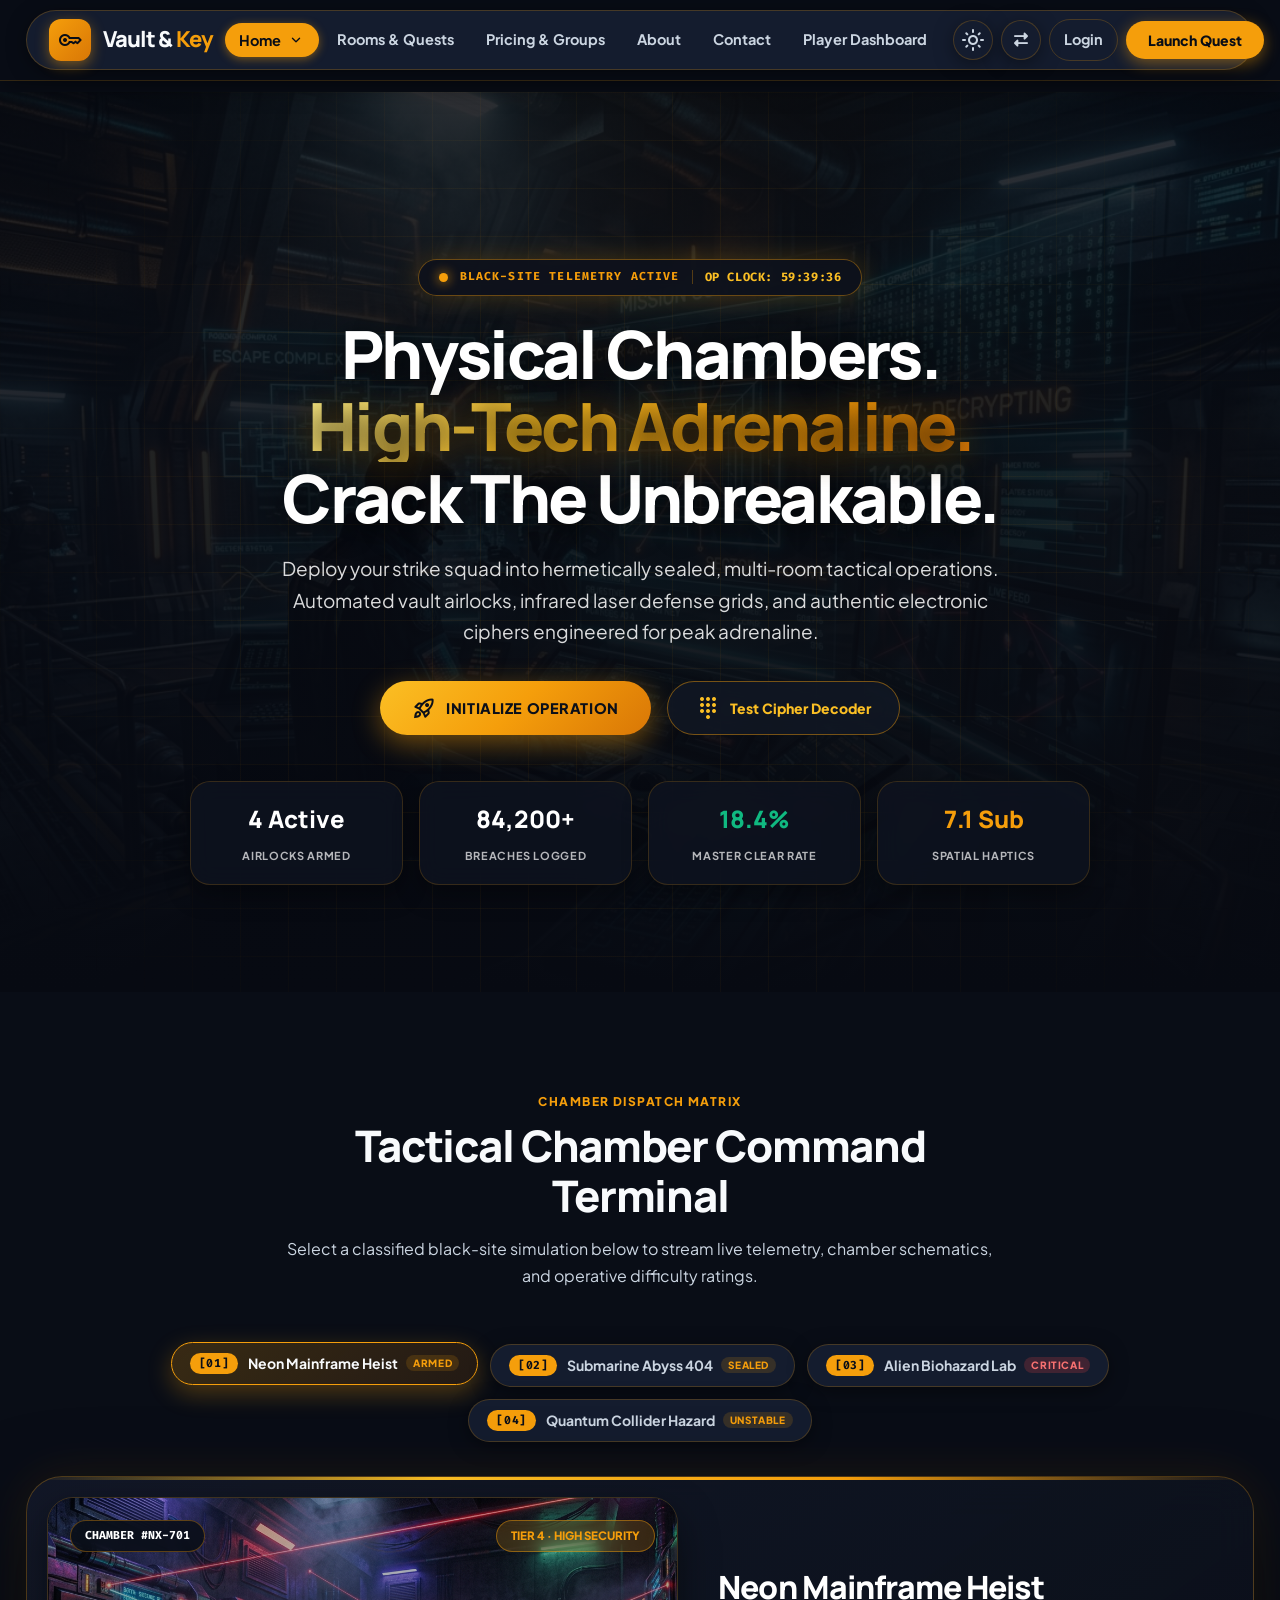
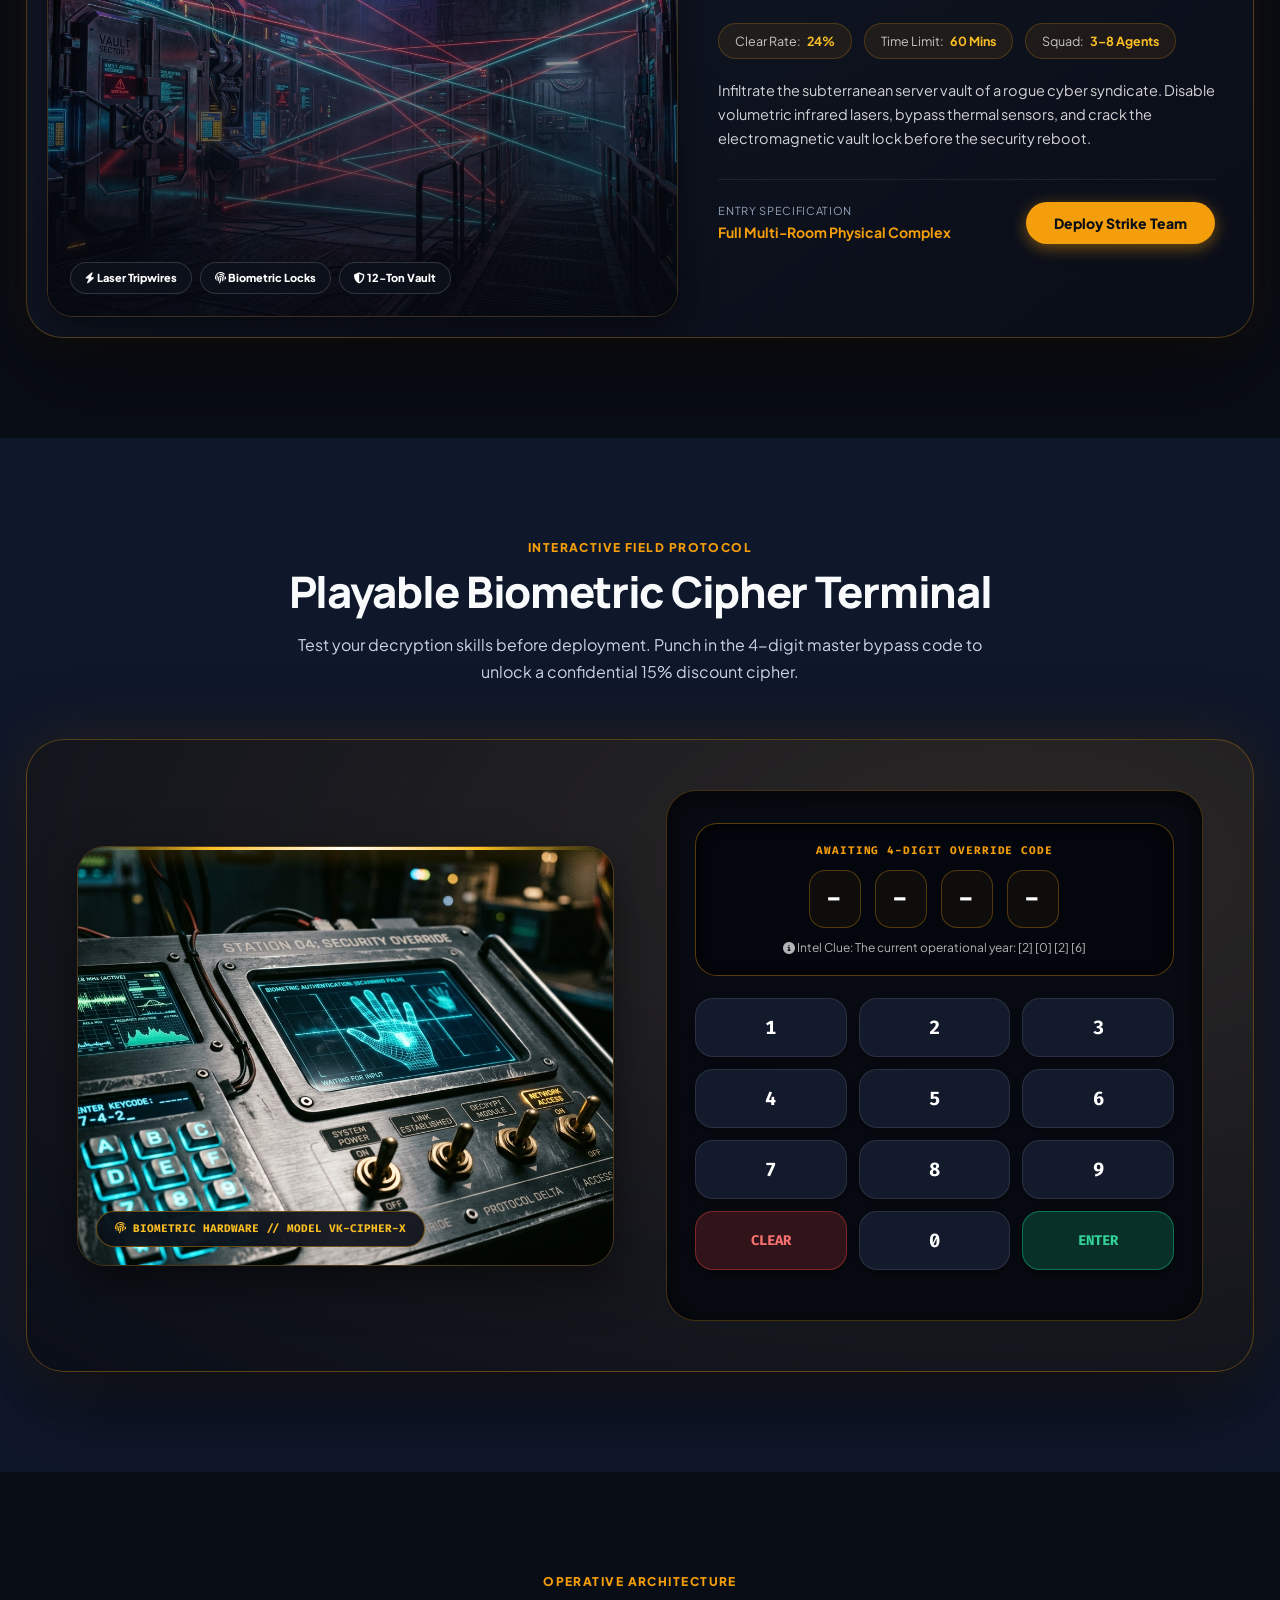
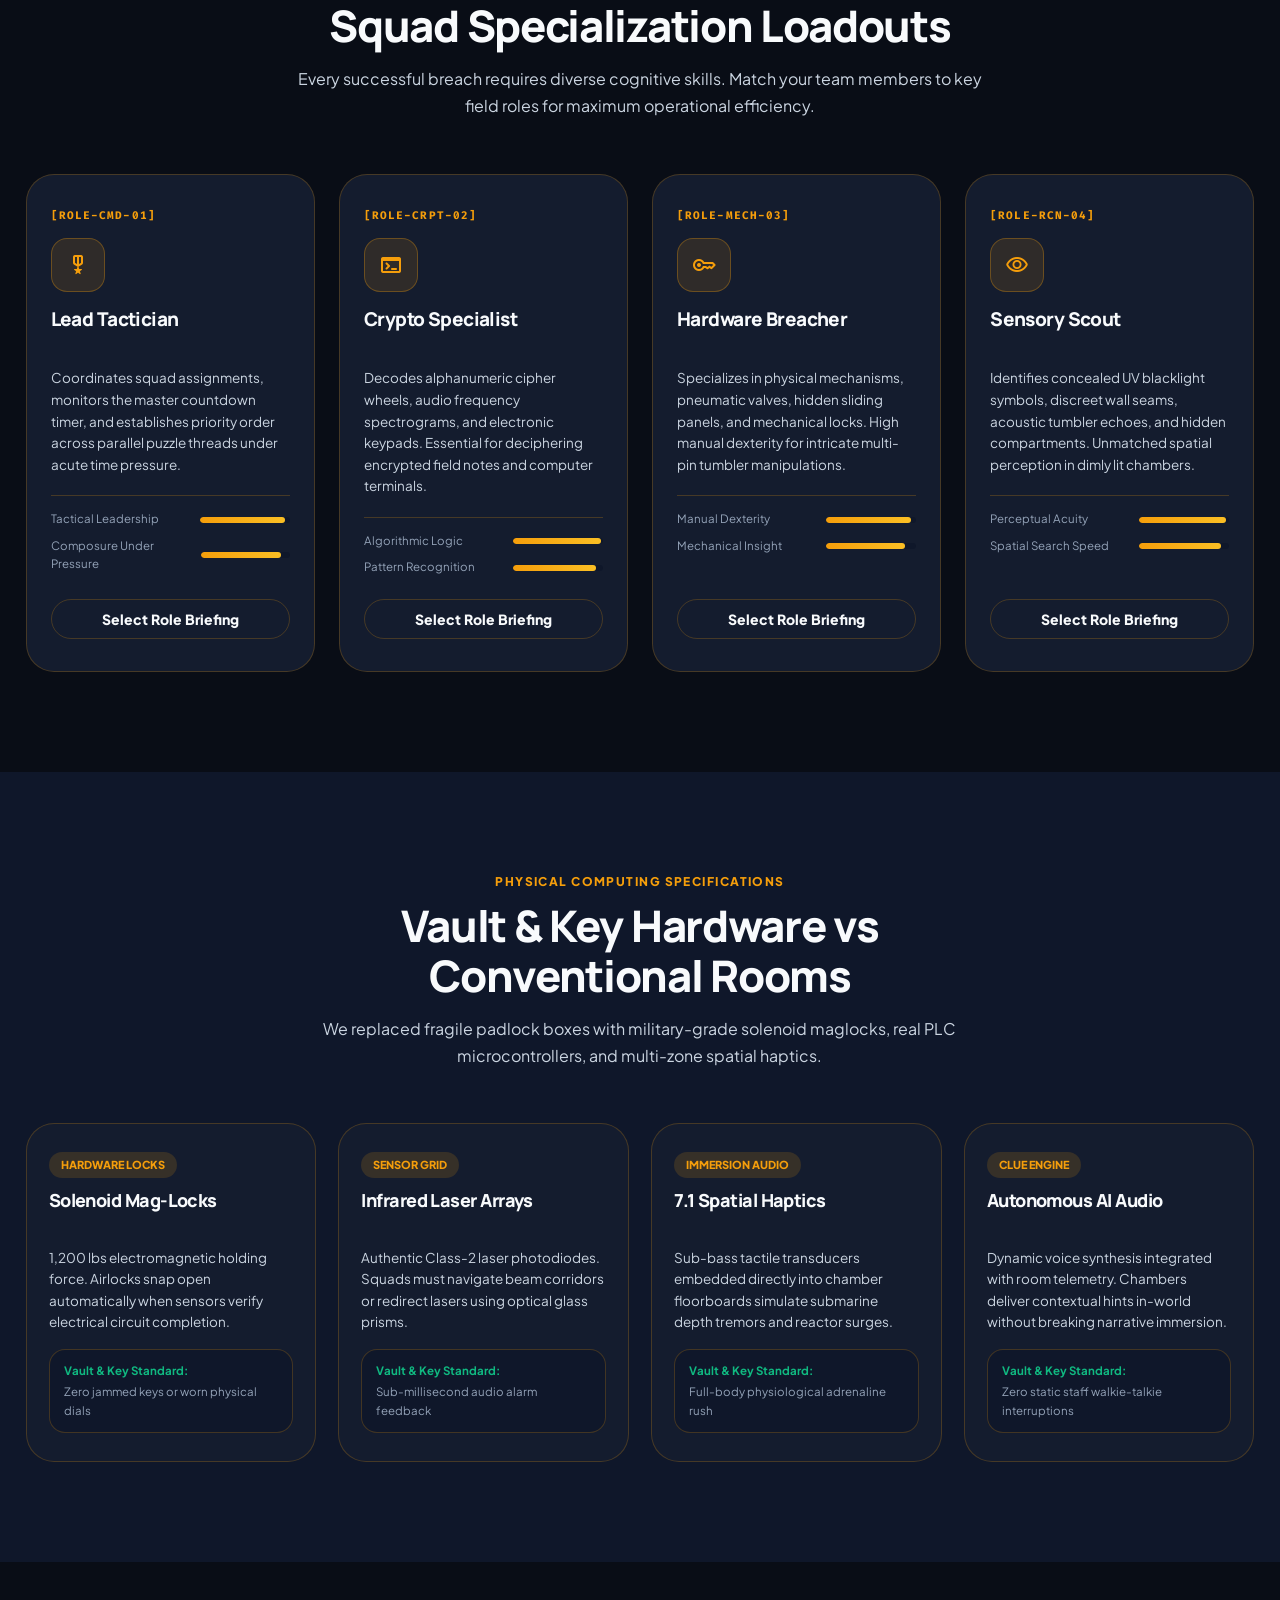
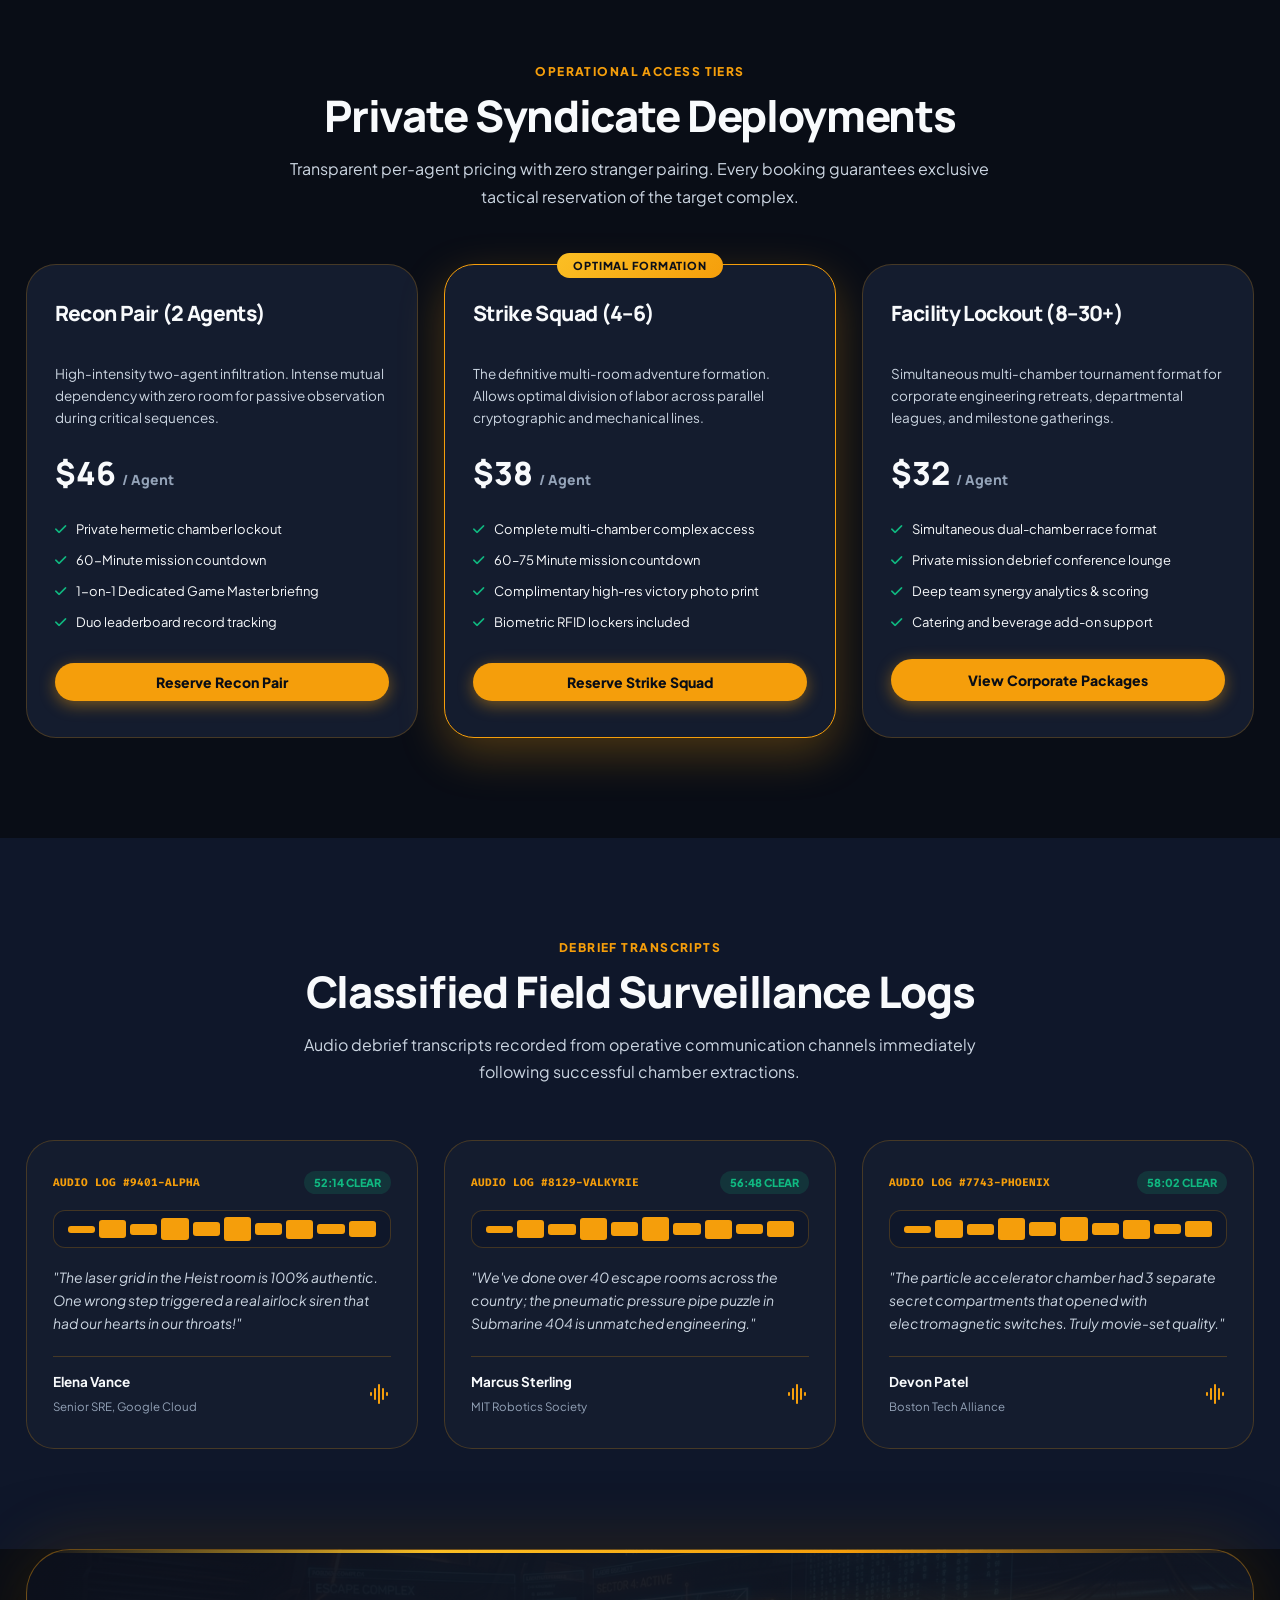
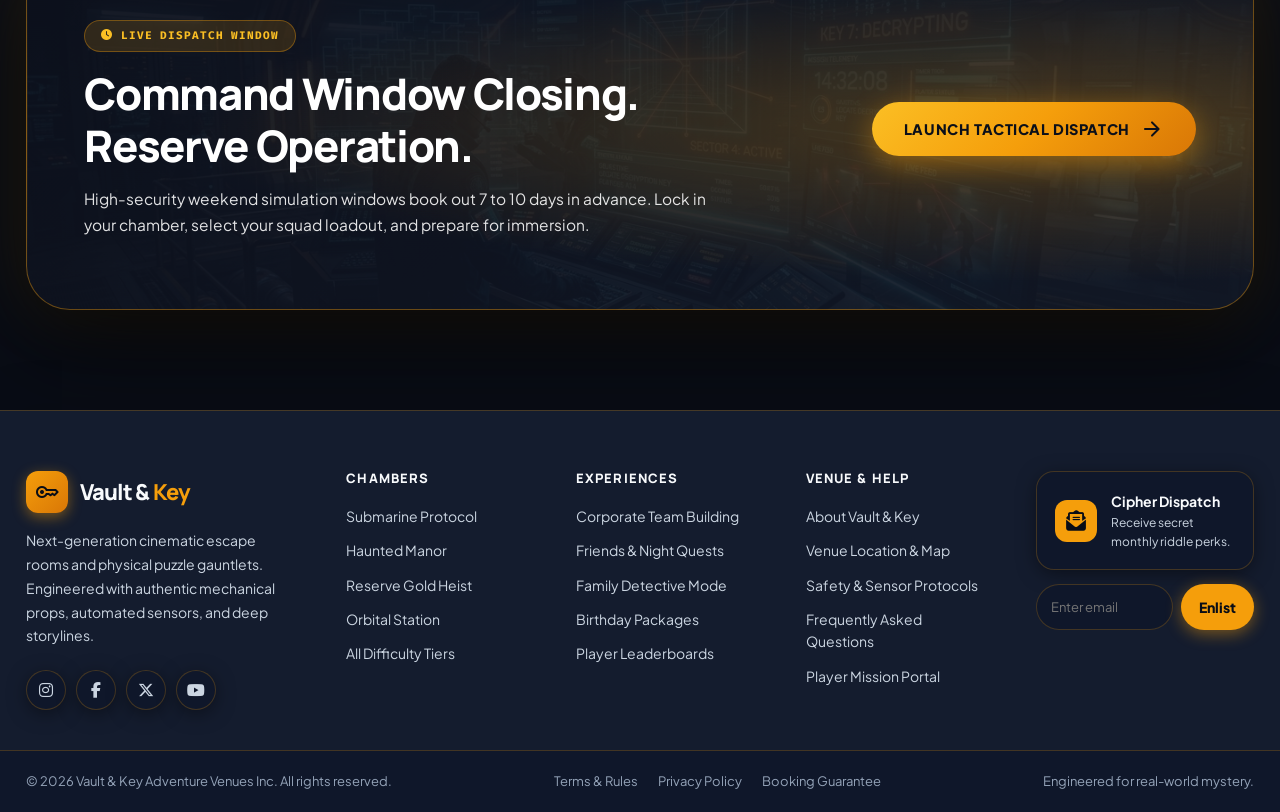
<file: home-2.html>
<!DOCTYPE html>
<html lang="en" dir="ltr" class="dark">
<head>
  <meta charset="UTF-8" />
  <meta name="viewport" content="width=device-width, initial-scale=1.0" />
  <meta
    name="description"
    content="Vault & Key Mission Control — Real-time tactical escape room missions. Deploy your squad into high-stakes physical chambers with automated ciphers, sensory puzzles, and live telemetry."
  />
  <meta name="theme-color" content="#f59e0b" />
  <link rel="icon" type="image/svg+xml" href="assets/images/favicon.svg" />
  <title>Vault & Key — Mission Control & Expressive Quests | Home 2</title>

  <!-- GOOGLE FONTS -->
  <link rel="preconnect" href="https://fonts.googleapis.com" />
  <link rel="preconnect" href="https://fonts.gstatic.com" crossorigin />
  <link
    href="https://fonts.googleapis.com/css2?family=Manrope:wght@600;700;800;900&family=Plus+Jakarta+Sans:wght@400;500;600;700;800&family=Fira+Code:wght@500;700&display=swap"
    rel="stylesheet"
  />

  <!-- ICONS -->
  <link
    href="https://fonts.googleapis.com/css2?family=Material+Symbols+Rounded:opsz,wght,FILL,GRAD@20..48,300..700,0..1,-50..200"
    rel="stylesheet"
  />
  <link
    rel="stylesheet"
    href="https://cdnjs.cloudflare.com/ajax/libs/font-awesome/6.7.2/css/all.min.css"
  />

  <!-- GLOBAL STYLES -->
  <link rel="stylesheet" href="assets/css/main.css" />
</head>

<body>
  <!-- PAGE PRELOADER -->
  <div id="vkPageLoader" class="vk-page-loader" aria-hidden="true">
    <div class="vk-loader-spinner-wrap">
      <div class="vk-loader-vault-ring"></div>
      <div class="vk-loader-vault-ring-inner"></div>
      <div class="vk-loader-core">
        <span class="material-symbols-rounded"> key </span>
      </div>
    </div>
    <div class="vk-loader-text">
      <span class="vk-loader-title">VAULT &amp; KEY</span>
      <span class="vk-loader-subtitle">Deciphering Chamber...</span>
    </div>
  </div>

  <!-- ============================================================
       00. GLOBAL HEADER & FLOATING NAVIGATION
       ============================================================ -->
  <header class="vk-header">
    <div class="vk-container">
      <div class="vk-header-inner">
        <!-- BRAND LOGO -->
        <a href="index.html" class="vk-brand" aria-label="Vault & Key Home">
          <div class="vk-brand-mark">
            <span class="material-symbols-rounded"> key </span>
          </div>
          <div class="vk-brand-name">Vault & <span>Key</span></div>
        </a>

        <!-- DESKTOP NAVBAR -->
        <nav class="vk-nav" aria-label="Main navigation">
          <!-- HOME DROPDOWN -->
          <div class="vk-nav-dropdown">
            <button
              type="button"
              class="vk-nav-link vk-nav-dropdown-trigger is-active"
              data-home-dropdown
              aria-expanded="false"
              aria-haspopup="true"
            >
              <span>Home</span>
              <span class="material-symbols-rounded" style="font-size:18px;"> keyboard_arrow_down </span>
            </button>

            <div class="vk-nav-dropdown-menu" aria-label="Home variations">
              <a href="index.html" class="vk-nav-dropdown-item">
                <div class="vk-dropdown-icon">
                  <span class="material-symbols-rounded"> meeting_room </span>
                </div>
                <span class="vk-dropdown-content">
                  <strong>Home 1 — Signature</strong>
                  <small>Classic Vault Experience</small>
                </span>
              </a>
              <a href="home-2.html" class="vk-nav-dropdown-item is-current">
                <div class="vk-dropdown-icon">
                  <span class="material-symbols-rounded"> radar </span>
                </div>
                <span class="vk-dropdown-content">
                  <strong>Home 2 — Mission Control</strong>
                  <small>Expressive Quest Operations</small>
                </span>
              </a>
            </div>
          </div>

          <a href="rooms.html" class="vk-nav-link">Rooms & Quests</a>
          <a href="pricing.html" class="vk-nav-link">Pricing & Groups</a>
          <a href="about.html" class="vk-nav-link">About</a>
          <a href="contact.html" class="vk-nav-link">Contact</a>
          <a href="dashboard.html" class="vk-nav-link">Player Dashboard</a>
        </nav>

        <!-- HEADER ACTIONS & TOGGLES -->
        <div class="vk-header-actions">
          <button
            type="button"
            class="vk-icon-button"
            data-theme-toggle
            aria-label="Toggle theme"
            title="Toggle Light / Dark"
          >
            <span class="material-symbols-rounded"> light_mode </span>
          </button>

          <button
            type="button"
            class="vk-direction-toggle"
            data-rtl-toggle
            aria-label="Toggle LTR / RTL"
            aria-pressed="false"
            title="Toggle LTR / RTL"
          >
            <i class="fa-solid fa-right-left" style="font-size: 14px;"></i>
          </button>

          <a href="login.html" class="vk-nav-link" style="font-weight:700; border: 1px solid var(--vk-border);">Login</a>
          <button type="button" class="vk-button vk-button-primary" data-modal-open="bookingModalOverlay">
            Launch Quest
          </button>

          <!-- MOBILE HAMBURGER BUTTON -->
          <button
            type="button"
            class="vk-icon-button vk-menu-toggle"
            data-menu-toggle
            aria-label="Open navigation menu"
            aria-expanded="false"
          >
            <span class="material-symbols-rounded"> menu </span>
          </button>
        </div>
      </div>

      <!-- MOBILE SLIDE-DOWN DRAWER -->
      <div class="vk-mobile-menu" data-mobile-menu>
        <div class="vk-mobile-menu-inner">
          <div class="vk-mobile-toggles">
            <button type="button" data-theme-toggle aria-label="Toggle theme">
              <span class="material-symbols-rounded"> light_mode </span>
            </button>
            <button type="button" data-rtl-toggle aria-label="Toggle RTL">
              <i class="fa-solid fa-right-left"></i>
            </button>
          </div>

          <div class="vk-mobile-home">
            <button
              type="button"
              class="vk-mobile-home-trigger"
              data-mobile-home-toggle
              aria-expanded="false"
            >
              <span>Home Options</span>
              <span class="material-symbols-rounded"> keyboard_arrow_down </span>
            </button>

            <div class="vk-mobile-home-links">
              <a href="index.html">Home 1 — Signature</a>
              <a href="home-2.html" class="is-current">Home 2 — Mission Control</a>
            </div>
          </div>

          <a href="rooms.html">Rooms & Quests</a>
          <a href="pricing.html">Pricing & Groups</a>
          <a href="about.html">About</a>
          <a href="contact.html">Contact</a>
          <a href="dashboard.html">Player Dashboard</a>

          <div class="vk-mobile-menu-actions">
            <a href="login.html" class="vk-button vk-button-outline">Login</a>
            <button type="button" class="vk-button vk-button-primary" data-modal-open="bookingModalOverlay">
              Launch Quest
            </button>
          </div>
        </div>
      </div>
    </div>
  </header>

  <!-- ============================================================
       PAGE MAIN CONTENT
       ============================================================ -->
  <main>
    <!-- ======================================================
         SECTION 1: FULL-SCREEN TACTICAL COMMAND DECK HERO
         ====================================================== -->
    <section class="vk-hero2" id="hero2Section">
      <div class="vk-container">
        <div class="vk-h2-hero-content" data-reveal>
          <!-- TACTICAL HUD STATUS RIBBON -->
          <div class="vk-h2-hud-ribbon">
            <span class="vk-h2-hud-dot"></span>
            <span class="vk-h2-hud-tag">BLACK-SITE TELEMETRY ACTIVE</span>
            <span class="vk-h2-hud-divider"></span>
            <span class="vk-h2-hud-ticker" id="h2HeroClock">OP CLOCK: 59:42:18</span>
          </div>

          <h1 class="vk-h2-hero-title">
            Physical Chambers.
            <br />
            <span class="highlight-gold">High-Tech Adrenaline.</span>
            <br />
            Crack The Unbreakable.
          </h1>

          <p class="vk-h2-hero-desc">
            Deploy your strike squad into hermetically sealed, multi-room tactical operations. Automated vault airlocks, infrared laser defense grids, and authentic electronic ciphers engineered for peak adrenaline.
          </p>

          <div class="vk-h2-hero-actions">
            <button type="button" class="vk-h2-btn-gold" data-modal-open="bookingModalOverlay">
              <span class="material-symbols-rounded"> rocket_launch </span>
              Initialize Operation
            </button>
            <a href="#cipherDecoder" class="vk-h2-btn-outline-amber">
              <span class="material-symbols-rounded"> dialpad </span>
              Test Cipher Decoder
            </a>
          </div>

          <!-- BOTTOM TELEMETRY STRIP -->
          <div class="vk-h2-telemetry-strip">
            <div class="vk-h2-telemetry-item">
              <strong>4 Active</strong>
              <span>Airlocks Armed</span>
            </div>
            <div class="vk-h2-telemetry-item">
              <strong>84,200+</strong>
              <span>Breaches Logged</span>
            </div>
            <div class="vk-h2-telemetry-item">
              <strong style="color:var(--vk-accent-emerald);">18.4%</strong>
              <span>Master Clear Rate</span>
            </div>
            <div class="vk-h2-telemetry-item">
              <strong style="color:var(--vk-primary);">7.1 Sub</strong>
              <span>Spatial Haptics</span>
            </div>
          </div>
        </div>
      </div>
    </section>

    <!-- ======================================================
         SECTION 2: TACTICAL CHAMBER COMMAND TERMINAL (CENTERED & SMOOTH)
         ====================================================== -->
    <section class="vk-section" id="tacticalTerminal">
      <div class="vk-container">
        <div class="vk-section-heading" data-reveal>
          <div class="vk-section-eyebrow">Chamber Dispatch Matrix</div>
          <h2 class="vk-section-title">Tactical Chamber Command Terminal</h2>
          <p class="vk-section-desc">
            Select a classified black-site simulation below to stream live telemetry, chamber schematics, and operative difficulty ratings.
          </p>
        </div>

        <div class="vk-h2-terminal-container" data-reveal>
          <!-- CENTERED MISSION SELECTOR FILTRATION BAR -->
          <div class="vk-h2-terminal-filterbar" role="tablist" aria-label="Select Target Operation">
            <!-- TAB 1: CYBER HEIST -->
            <button
              type="button"
              class="vk-h2-filter-pill active"
              data-chamber-tab="heist"
              role="tab"
              aria-selected="true"
            >
              <span class="vk-h2-filter-idx">[01]</span>
              <span class="vk-h2-filter-label">
                <strong>Neon Mainframe Heist</strong>
                <span class="vk-h2-filter-badge">Armed</span>
              </span>
            </button>

            <!-- TAB 2: SUBMARINE ABYSS -->
            <button
              type="button"
              class="vk-h2-filter-pill"
              data-chamber-tab="submarine"
              role="tab"
              aria-selected="false"
            >
              <span class="vk-h2-filter-idx">[02]</span>
              <span class="vk-h2-filter-label">
                <strong>Submarine Abyss 404</strong>
                <span class="vk-h2-filter-badge">Sealed</span>
              </span>
            </button>

            <!-- TAB 3: BIOHAZARD CONTAINMENT -->
            <button
              type="button"
              class="vk-h2-filter-pill"
              data-chamber-tab="biohazard"
              role="tab"
              aria-selected="false"
            >
              <span class="vk-h2-filter-idx">[03]</span>
              <span class="vk-h2-filter-label">
                <strong>Alien Biohazard Lab</strong>
                <span class="vk-h2-filter-badge" style="background: rgba(239, 68, 68, 0.2); color: #f87171;">Critical</span>
              </span>
            </button>

            <!-- TAB 4: QUANTUM COLLIDER -->
            <button
              type="button"
              class="vk-h2-filter-pill"
              data-chamber-tab="quantum"
              role="tab"
              aria-selected="false"
            >
              <span class="vk-h2-filter-idx">[04]</span>
              <span class="vk-h2-filter-label">
                <strong>Quantum Collider Hazard</strong>
                <span class="vk-h2-filter-badge">Unstable</span>
              </span>
            </button>
          </div>

          <!-- CENTERED SMOOTH SHOWCASE CARD -->
          <div class="vk-h2-showcase-card" id="h2ChamberScreen">
            <div class="vk-h2-showcase-media">
              <img
                id="h2ChamberImg"
                src="assets/images/quest_cyber_heist.jpg"
                alt="Neon Mainframe Heist Chamber Preview"
              />
              <div class="vk-h2-showcase-overlay">
                <div class="vk-h2-showcase-top">
                  <span class="vk-h2-pill-code" id="h2ChamberCode">CHAMBER #NX-701</span>
                  <span class="vk-h2-pill-tier" id="h2ChamberTier">Tier 4 · High Security</span>
                </div>
                <div class="vk-h2-showcase-tags" id="h2ChamberTags">
                  <span class="vk-h2-showcase-tag"><i class="fa-solid fa-bolt"></i> Laser Tripwires</span>
                  <span class="vk-h2-showcase-tag"><i class="fa-solid fa-fingerprint"></i> Biometric Locks</span>
                  <span class="vk-h2-showcase-tag"><i class="fa-solid fa-shield-halved"></i> 12-Ton Vault</span>
                </div>
              </div>
            </div>

            <div class="vk-h2-showcase-body">
              <h3 class="vk-h2-showcase-title" id="h2ChamberTitle">Neon Mainframe Heist</h3>

              <div class="vk-h2-showcase-stats">
                <span class="vk-h2-stat-pill">Clear Rate: <strong id="h2ChamberClear">24%</strong></span>
                <span class="vk-h2-stat-pill">Time Limit: <strong id="h2ChamberTime">60 Mins</strong></span>
                <span class="vk-h2-stat-pill">Squad: <strong id="h2ChamberSquad">3–8 Agents</strong></span>
              </div>

              <p class="vk-h2-showcase-desc" id="h2ChamberDesc">
                Infiltrate the subterranean server vault of a rogue cyber syndicate. Disable volumetric infrared lasers, bypass thermal sensors, and crack the electromagnetic vault lock before the security reboot.
              </p>

              <div class="vk-h2-showcase-footer">
                <div>
                  <small style="color:var(--vk-text-muted); display:block; font-size:11px; text-transform:uppercase; letter-spacing:0.06em;">Entry Specification</small>
                  <strong style="color:var(--vk-primary); font-size:14px;" id="h2ChamberBrief">Full Multi-Room Physical Complex</strong>
                </div>
                <button
                  type="button"
                  class="vk-button vk-button-primary"
                  data-modal-open="bookingModalOverlay"
                  id="h2ChamberDeployBtn"
                  style="border-radius: var(--vk-radius-pill); padding: 12px 28px;"
                >
                  Deploy Strike Team
                </button>
              </div>
            </div>
          </div>
        </div>
      </div>
    </section>

    <!-- ======================================================
         SECTION 3: PLAYABLE BIOMETRIC CIPHER DECODER CONSOLE
         ====================================================== -->
    <section class="vk-section" id="cipherDecoder" style="background: var(--vk-bg-subtle);">
      <div class="vk-container">
        <div class="vk-section-heading" data-reveal>
          <div class="vk-section-eyebrow">Interactive Field Protocol</div>
          <h2 class="vk-section-title">Playable Biometric Cipher Terminal</h2>
          <p class="vk-section-desc">
            Test your decryption skills before deployment. Punch in the 4-digit master bypass code to unlock a confidential 15% discount cipher.
          </p>
        </div>

        <div class="vk-h2-decoder-wrapper" data-reveal>
          <!-- LEFT BIOMETRIC INTERFACE PROP -->
          <div class="vk-h2-decoder-visual">
            <img
              src="assets/images/tech_cyber_interface.jpg"
              alt="High-Tech Biometric Cipher Interface Prop"
            />
            <div class="vk-h2-decoder-scanline"></div>
            <div class="vk-h2-decoder-badge">
              <i class="fa-solid fa-fingerprint"></i> BIOMETRIC HARDWARE // MODEL VK-CIPHER-X
            </div>
          </div>

          <!-- RIGHT KEYPAD CONSOLE -->
          <div class="vk-h2-keypad-console">
            <div class="vk-h2-keypad-screen">
              <div class="vk-h2-keypad-status" id="decoderStatus">AWAITING 4-DIGIT OVERRIDE CODE</div>
              <div class="vk-h2-keypad-digits" id="decoderDisplay">
                <span class="digit-slot" id="slot0">-</span>
                <span class="digit-slot" id="slot1">-</span>
                <span class="digit-slot" id="slot2">-</span>
                <span class="digit-slot" id="slot3">-</span>
              </div>
              <div class="vk-h2-keypad-hint">
                <i class="fa-solid fa-circle-info"></i> Intel Clue: The current operational year: [2] [0] [2] [6]
              </div>
            </div>

            <!-- INTERACTIVE BUTTON MATRIX -->
            <div class="vk-h2-keypad-grid">
              <button type="button" class="vk-h2-key-btn" data-key="1">1</button>
              <button type="button" class="vk-h2-key-btn" data-key="2">2</button>
              <button type="button" class="vk-h2-key-btn" data-key="3">3</button>
              <button type="button" class="vk-h2-key-btn" data-key="4">4</button>
              <button type="button" class="vk-h2-key-btn" data-key="5">5</button>
              <button type="button" class="vk-h2-key-btn" data-key="6">6</button>
              <button type="button" class="vk-h2-key-btn" data-key="7">7</button>
              <button type="button" class="vk-h2-key-btn" data-key="8">8</button>
              <button type="button" class="vk-h2-key-btn" data-key="9">9</button>
              <button type="button" class="vk-h2-key-btn action-clear" id="keyClear">CLEAR</button>
              <button type="button" class="vk-h2-key-btn" data-key="0">0</button>
              <button type="button" class="vk-h2-key-btn action-enter" id="keyEnter">ENTER</button>
            </div>

            <!-- RESULT BANNER -->
            <div class="vk-h2-decoder-result" id="decoderResult"></div>
          </div>
        </div>
      </div>
    </section>

    <!-- ======================================================
         SECTION 4: SQUAD SPECIALIZATION LOADOUT MATRIX
         ====================================================== -->
    <section class="vk-section" id="squadMatrix">
      <div class="vk-container">
        <div class="vk-section-heading" data-reveal>
          <div class="vk-section-eyebrow">Operative Architecture</div>
          <h2 class="vk-section-title">Squad Specialization Loadouts</h2>
          <p class="vk-section-desc">
            Every successful breach requires diverse cognitive skills. Match your team members to key field roles for maximum operational efficiency.
          </p>
        </div>

        <div class="vk-h2-squad-grid">
          <!-- ROLE 1: COMMAND & TACTICAL LEAD -->
          <article class="vk-h2-squad-card" data-reveal>
            <div class="vk-h2-squad-code">[ROLE-CMD-01]</div>
            <div class="vk-h2-squad-icon">
              <span class="material-symbols-rounded"> military_tech </span>
            </div>
            <h3>Lead Tactician</h3>
            <p>
              Coordinates squad assignments, monitors the master countdown timer, and establishes priority order across parallel puzzle threads under acute time pressure.
            </p>
            <div class="vk-h2-squad-stats">
              <div class="vk-h2-stat-row">
                <span>Tactical Leadership</span>
                <div class="vk-h2-stat-bar"><div class="vk-h2-stat-fill" style="width: 95%;"></div></div>
              </div>
              <div class="vk-h2-stat-row">
                <span>Composure Under Pressure</span>
                <div class="vk-h2-stat-bar"><div class="vk-h2-stat-fill" style="width: 90%;"></div></div>
              </div>
            </div>
            <button type="button" class="vk-button vk-button-outline" data-modal-open="bookingModalOverlay">
              Select Role Briefing
            </button>
          </article>

          <!-- ROLE 2: CRYPTOGRAPHER & HACKER -->
          <article class="vk-h2-squad-card" data-reveal>
            <div class="vk-h2-squad-code">[ROLE-CRPT-02]</div>
            <div class="vk-h2-squad-icon">
              <span class="material-symbols-rounded"> terminal </span>
            </div>
            <h3>Crypto Specialist</h3>
            <p>
              Decodes alphanumeric cipher wheels, audio frequency spectrograms, and electronic keypads. Essential for deciphering encrypted field notes and computer terminals.
            </p>
            <div class="vk-h2-squad-stats">
              <div class="vk-h2-stat-row">
                <span>Algorithmic Logic</span>
                <div class="vk-h2-stat-bar"><div class="vk-h2-stat-fill" style="width: 98%;"></div></div>
              </div>
              <div class="vk-h2-stat-row">
                <span>Pattern Recognition</span>
                <div class="vk-h2-stat-bar"><div class="vk-h2-stat-fill" style="width: 92%;"></div></div>
              </div>
            </div>
            <button type="button" class="vk-button vk-button-outline" data-modal-open="bookingModalOverlay">
              Select Role Briefing
            </button>
          </article>

          <!-- ROLE 3: FIELD BREACHER & LOCKSMITH -->
          <article class="vk-h2-squad-card" data-reveal>
            <div class="vk-h2-squad-code">[ROLE-MECH-03]</div>
            <div class="vk-h2-squad-icon">
              <span class="material-symbols-rounded"> key </span>
            </div>
            <h3>Hardware Breacher</h3>
            <p>
              Specializes in physical mechanisms, pneumatic valves, hidden sliding panels, and mechanical locks. High manual dexterity for intricate multi-pin tumbler manipulations.
            </p>
            <div class="vk-h2-squad-stats">
              <div class="vk-h2-stat-row">
                <span>Manual Dexterity</span>
                <div class="vk-h2-stat-bar"><div class="vk-h2-stat-fill" style="width: 94%;"></div></div>
              </div>
              <div class="vk-h2-stat-row">
                <span>Mechanical Insight</span>
                <div class="vk-h2-stat-bar"><div class="vk-h2-stat-fill" style="width: 88%;"></div></div>
              </div>
            </div>
            <button type="button" class="vk-button vk-button-outline" data-modal-open="bookingModalOverlay">
              Select Role Briefing
            </button>
          </article>

          <!-- ROLE 4: SENSORY SCOUT & RECON -->
          <article class="vk-h2-squad-card" data-reveal>
            <div class="vk-h2-squad-code">[ROLE-RCN-04]</div>
            <div class="vk-h2-squad-icon">
              <span class="material-symbols-rounded"> visibility </span>
            </div>
            <h3>Sensory Scout</h3>
            <p>
              Identifies concealed UV blacklight symbols, discreet wall seams, acoustic tumbler echoes, and hidden compartments. Unmatched spatial perception in dimly lit chambers.
            </p>
            <div class="vk-h2-squad-stats">
              <div class="vk-h2-stat-row">
                <span>Perceptual Acuity</span>
                <div class="vk-h2-stat-bar"><div class="vk-h2-stat-fill" style="width: 96%;"></div></div>
              </div>
              <div class="vk-h2-stat-row">
                <span>Spatial Search Speed</span>
                <div class="vk-h2-stat-bar"><div class="vk-h2-stat-fill" style="width: 91%;"></div></div>
              </div>
            </div>
            <button type="button" class="vk-button vk-button-outline" data-modal-open="bookingModalOverlay">
              Select Role Briefing
            </button>
          </article>
        </div>
      </div>
    </section>

    <!-- ======================================================
         SECTION 5: SENSORY HARDWARE TELEMETRY COMPARISON
         ====================================================== -->
    <section class="vk-section" id="hardwareTelemetry" style="background: var(--vk-bg-subtle);">
      <div class="vk-container">
        <div class="vk-section-heading" data-reveal>
          <div class="vk-section-eyebrow">Physical Computing Specifications</div>
          <h2 class="vk-section-title">Vault & Key Hardware vs Conventional Rooms</h2>
          <p class="vk-section-desc">
            We replaced fragile padlock boxes with military-grade solenoid maglocks, real PLC microcontrollers, and multi-zone spatial haptics.
          </p>
        </div>

        <div class="vk-h2-hardware-grid">
          <!-- MODULE 1 -->
          <article class="vk-h2-hardware-card" data-reveal>
            <span class="vk-h2-hw-badge">Hardware Locks</span>
            <h3>Solenoid Mag-Locks</h3>
            <p>
              1,200 lbs electromagnetic holding force. Airlocks snap open automatically when sensors verify electrical circuit completion.
            </p>
            <div class="vk-h2-hw-diff">
              <strong>Vault & Key Standard:</strong>
              <span>Zero jammed keys or worn physical dials</span>
            </div>
          </article>

          <!-- MODULE 2 -->
          <article class="vk-h2-hardware-card" data-reveal>
            <span class="vk-h2-hw-badge">Sensor Grid</span>
            <h3>Infrared Laser Arrays</h3>
            <p>
              Authentic Class-2 laser photodiodes. Squads must navigate beam corridors or redirect lasers using optical glass prisms.
            </p>
            <div class="vk-h2-hw-diff">
              <strong>Vault & Key Standard:</strong>
              <span>Sub-millisecond audio alarm feedback</span>
            </div>
          </article>

          <!-- MODULE 3 -->
          <article class="vk-h2-hardware-card" data-reveal>
            <span class="vk-h2-hw-badge">Immersion Audio</span>
            <h3>7.1 Spatial Haptics</h3>
            <p>
              Sub-bass tactile transducers embedded directly into chamber floorboards simulate submarine depth tremors and reactor surges.
            </p>
            <div class="vk-h2-hw-diff">
              <strong>Vault & Key Standard:</strong>
              <span>Full-body physiological adrenaline rush</span>
            </div>
          </article>

          <!-- MODULE 4 -->
          <article class="vk-h2-hardware-card" data-reveal>
            <span class="vk-h2-hw-badge">Clue Engine</span>
            <h3>Autonomous AI Audio</h3>
            <p>
              Dynamic voice synthesis integrated with room telemetry. Chambers deliver contextual hints in-world without breaking narrative immersion.
            </p>
            <div class="vk-h2-hw-diff">
              <strong>Vault & Key Standard:</strong>
              <span>Zero static staff walkie-talkie interruptions</span>
            </div>
          </article>
        </div>
      </div>
    </section>

    <!-- ======================================================
         SECTION 6: BLACK-SITE PRIVATE SYNDICATE PACKAGES
         ====================================================== -->
    <section class="vk-section" id="syndicatePackages">
      <div class="vk-container">
        <div class="vk-section-heading" data-reveal>
          <div class="vk-section-eyebrow">Operational Access Tiers</div>
          <h2 class="vk-section-title">Private Syndicate Deployments</h2>
          <p class="vk-section-desc">
            Transparent per-agent pricing with zero stranger pairing. Every booking guarantees exclusive tactical reservation of the target complex.
          </p>
        </div>

        <div class="vk-h2-syndicate-grid">
          <!-- PACKAGE 1: RECON PAIR -->
          <article class="vk-h2-syndicate-card" data-reveal>
            <h3>Recon Pair (2 Agents)</h3>
            <p>
              High-intensity two-agent infiltration. Intense mutual dependency with zero room for passive observation during critical sequences.
            </p>
            <div class="vk-h2-syndicate-price">$46 <small>/ Agent</small></div>
            <ul class="vk-h2-syndicate-perks">
              <li><i class="fa-solid fa-check"></i> Private hermetic chamber lockout</li>
              <li><i class="fa-solid fa-check"></i> 60-Minute mission countdown</li>
              <li><i class="fa-solid fa-check"></i> 1-on-1 Dedicated Game Master briefing</li>
              <li><i class="fa-solid fa-check"></i> Duo leaderboard record tracking</li>
            </ul>
            <button type="button" class="vk-button vk-button-primary" data-modal-open="bookingModalOverlay">
              Reserve Recon Pair
            </button>
          </article>

          <!-- PACKAGE 2: STRIKE SQUAD (FEATURED) -->
          <article class="vk-h2-syndicate-card featured" data-reveal>
            <span class="vk-h2-syndicate-tag">Optimal Formation</span>
            <h3>Strike Squad (4–6)</h3>
            <p>
              The definitive multi-room adventure formation. Allows optimal division of labor across parallel cryptographic and mechanical lines.
            </p>
            <div class="vk-h2-syndicate-price">$38 <small>/ Agent</small></div>
            <ul class="vk-h2-syndicate-perks">
              <li><i class="fa-solid fa-check"></i> Complete multi-chamber complex access</li>
              <li><i class="fa-solid fa-check"></i> 60–75 Minute mission countdown</li>
              <li><i class="fa-solid fa-check"></i> Complimentary high-res victory photo print</li>
              <li><i class="fa-solid fa-check"></i> Biometric RFID lockers included</li>
            </ul>
            <button type="button" class="vk-button vk-button-primary" data-modal-open="bookingModalOverlay">
              Reserve Strike Squad
            </button>
          </article>

          <!-- PACKAGE 3: BLACK-SITE LOCKOUT -->
          <article class="vk-h2-syndicate-card" data-reveal>
            <h3>Facility Lockout (8–30+)</h3>
            <p>
              Simultaneous multi-chamber tournament format for corporate engineering retreats, departmental leagues, and milestone gatherings.
            </p>
            <div class="vk-h2-syndicate-price">$32 <small>/ Agent</small></div>
            <ul class="vk-h2-syndicate-perks">
              <li><i class="fa-solid fa-check"></i> Simultaneous dual-chamber race format</li>
              <li><i class="fa-solid fa-check"></i> Private mission debrief conference lounge</li>
              <li><i class="fa-solid fa-check"></i> Deep team synergy analytics & scoring</li>
              <li><i class="fa-solid fa-check"></i> Catering and beverage add-on support</li>
            </ul>
            <a href="pricing.html" class="vk-button vk-button-primary">
              View Corporate Packages
            </a>
          </article>
        </div>
      </div>
    </section>

    <!-- ======================================================
         SECTION 7: INTERCEPTED SURVEILLANCE AUDIO-LOGS
         ====================================================== -->
    <section class="vk-section" id="surveillanceLogs" style="background: var(--vk-bg-subtle);">
      <div class="vk-container">
        <div class="vk-section-heading" data-reveal>
          <div class="vk-section-eyebrow">Debrief Transcripts</div>
          <h2 class="vk-section-title">Classified Field Surveillance Logs</h2>
          <p class="vk-section-desc">
            Audio debrief transcripts recorded from operative communication channels immediately following successful chamber extractions.
          </p>
        </div>

        <div class="vk-h2-audio-grid">
          <!-- LOG 1 -->
          <article class="vk-h2-audio-card" data-reveal>
            <div class="vk-h2-audio-top">
              <span class="vk-h2-audio-id">AUDIO LOG #9401-ALPHA</span>
              <span class="vk-h2-audio-clear">52:14 CLEAR</span>
            </div>
            <div class="vk-h2-waveform">
              <span class="vk-h2-wave-bar"></span>
              <span class="vk-h2-wave-bar"></span>
              <span class="vk-h2-wave-bar"></span>
              <span class="vk-h2-wave-bar"></span>
              <span class="vk-h2-wave-bar"></span>
              <span class="vk-h2-wave-bar"></span>
              <span class="vk-h2-wave-bar"></span>
              <span class="vk-h2-wave-bar"></span>
              <span class="vk-h2-wave-bar"></span>
              <span class="vk-h2-wave-bar"></span>
            </div>
            <blockquote>
              "The laser grid in the Heist room is 100% authentic. One wrong step triggered a real airlock siren that had our hearts in our throats!"
            </blockquote>
            <div class="vk-h2-audio-footer">
              <div>
                <strong>Elena Vance</strong>
                <small>Senior SRE, Google Cloud</small>
              </div>
              <span class="material-symbols-rounded" style="color:var(--vk-primary);"> graphic_eq </span>
            </div>
          </article>

          <!-- LOG 2 -->
          <article class="vk-h2-audio-card" data-reveal>
            <div class="vk-h2-audio-top">
              <span class="vk-h2-audio-id">AUDIO LOG #8129-VALKYRIE</span>
              <span class="vk-h2-audio-clear">56:48 CLEAR</span>
            </div>
            <div class="vk-h2-waveform">
              <span class="vk-h2-wave-bar"></span>
              <span class="vk-h2-wave-bar"></span>
              <span class="vk-h2-wave-bar"></span>
              <span class="vk-h2-wave-bar"></span>
              <span class="vk-h2-wave-bar"></span>
              <span class="vk-h2-wave-bar"></span>
              <span class="vk-h2-wave-bar"></span>
              <span class="vk-h2-wave-bar"></span>
              <span class="vk-h2-wave-bar"></span>
              <span class="vk-h2-wave-bar"></span>
            </div>
            <blockquote>
              "We've done over 40 escape rooms across the country; the pneumatic pressure pipe puzzle in Submarine 404 is unmatched engineering."
            </blockquote>
            <div class="vk-h2-audio-footer">
              <div>
                <strong>Marcus Sterling</strong>
                <small>MIT Robotics Society</small>
              </div>
              <span class="material-symbols-rounded" style="color:var(--vk-primary);"> graphic_eq </span>
            </div>
          </article>

          <!-- LOG 3 -->
          <article class="vk-h2-audio-card" data-reveal>
            <div class="vk-h2-audio-top">
              <span class="vk-h2-audio-id">AUDIO LOG #7743-PHOENIX</span>
              <span class="vk-h2-audio-clear">58:02 CLEAR</span>
            </div>
            <div class="vk-h2-waveform">
              <span class="vk-h2-wave-bar"></span>
              <span class="vk-h2-wave-bar"></span>
              <span class="vk-h2-wave-bar"></span>
              <span class="vk-h2-wave-bar"></span>
              <span class="vk-h2-wave-bar"></span>
              <span class="vk-h2-wave-bar"></span>
              <span class="vk-h2-wave-bar"></span>
              <span class="vk-h2-wave-bar"></span>
              <span class="vk-h2-wave-bar"></span>
              <span class="vk-h2-wave-bar"></span>
            </div>
            <blockquote>
              "The particle accelerator chamber had 3 separate secret compartments that opened with electromagnetic switches. Truly movie-set quality."
            </blockquote>
            <div class="vk-h2-audio-footer">
              <div>
                <strong>Devon Patel</strong>
                <small>Boston Tech Alliance</small>
              </div>
              <span class="material-symbols-rounded" style="color:var(--vk-primary);"> graphic_eq </span>
            </div>
          </article>
        </div>
      </div>
    </section>

    <!-- ======================================================
         SECTION 8: TACTICAL RAPID DISPATCH LAUNCH CTA
         ====================================================== -->
    <section class="vk-section" id="rapidDispatch" style="padding-top: 0;">
      <div class="vk-container">
        <div class="vk-h2-launch-cta" data-reveal>
          <div class="vk-h2-launch-content">
            <span class="vk-h2-cta-pill"><i class="fa-solid fa-clock"></i> LIVE DISPATCH WINDOW</span>
            <h2>Command Window Closing. Reserve Operation.</h2>
            <p>
              High-security weekend simulation windows book out 7 to 10 days in advance. Lock in your chamber, select your squad loadout, and prepare for immersion.
            </p>
          </div>
          <div class="vk-h2-launch-action">
            <button type="button" class="vk-h2-btn-gold" data-modal-open="bookingModalOverlay">
              Launch Tactical Dispatch
              <span class="material-symbols-rounded"> arrow_forward </span>
            </button>
          </div>
        </div>
      </div>
    </section>
  </main>

  <!-- ======================================================
       GLOBAL QUICK BOOKING MODAL POPUP
       ====================================================== -->
  <div class="vk-modal-overlay" id="bookingModalOverlay">
    <div class="vk-modal-card">
      <button type="button" class="vk-modal-close" data-modal-close aria-label="Close modal">
        <span class="material-symbols-rounded"> close </span>
      </button>

      <div id="bookingFormContainer">
        <h2 class="vk-modal-title">Mission Dispatch Order</h2>
        <p class="vk-modal-subtitle">Configure your squad's target chamber and tactical entry slot.</p>

        <form class="vk-modal-form" id="popupBookingForm">
          <div class="vk-modal-field">
            <label for="modalChamber">Select Target Operation</label>
            <select id="modalChamber" required>
              <option value="">Choose an active quest...</option>
              <option value="sub">Deep Sea Protocol 404 (Tier 3)</option>
              <option value="manor">The Haunted Hollow Manor (Tier 2)</option>
              <option value="bank">Federal Reserve Gold Heist (Tier 4)</option>
              <option value="space">Orbital Station Odyssey (Tier 5)</option>
              <option value="crypt">The Alchemist's Lost Crypt (Tier 2)</option>
            </select>
          </div>

          <div class="vk-modal-field">
            <label for="modalDate">Operation Date</label>
            <input type="date" id="modalDate" required />
          </div>

          <div class="vk-modal-field">
            <label for="modalSquadSize">Squad Headcount</label>
            <select id="modalSquadSize" required>
              <option value="2">2 Agents (Duo Infiltration)</option>
              <option value="4" selected>4 Agents (Tactical Squad)</option>
              <option value="6">6 Agents (Full Strike Team)</option>
              <option value="8">8 Agents (Maximum Unit)</option>
              <option value="12+">12+ Agents (Corporate Gauntlet)</option>
            </select>
          </div>

          <button type="submit" class="vk-modal-submit">Confirm Mission Dispatch</button>
        </form>
      </div>

      <!-- SUCCESS STATE -->
      <div class="vk-success-popup" id="bookingSuccessContainer">
        <div class="vk-success-icon">
          <span class="material-symbols-rounded"> verified </span>
        </div>
        <h3 class="vk-success-title">Mission Scheduled!</h3>
        <p class="vk-success-desc">
          Your dispatch order has been encrypted and logged. Check your squad leader's inbox for confidential entry passcodes.
        </p>
        <button type="button" class="vk-success-done" id="closeSuccessBookingBtn">Confirmed</button>
      </div>
    </div>
  </div>

  <!-- ======================================================
       SUBSCRIBE SUCCESS MODAL POPUP
       ====================================================== -->
  <div class="vk-modal-overlay" id="subscribeModalOverlay">
    <div class="vk-modal-card" style="text-align: center; max-width: 420px;">
      <button type="button" class="vk-modal-close" data-modal-close aria-label="Close modal">
        <span class="material-symbols-rounded"> close </span>
      </button>
      <div class="vk-success-icon" style="margin: 0 auto 16px;">
        <span class="material-symbols-rounded"> mark_email_read </span>
      </div>
      <h3 class="vk-success-title">Enlisted to Dispatch!</h3>
      <p class="vk-success-desc">
        Welcome to the field operative network. Classified chamber previews and secret discount ciphers will be transmitted to you.
      </p>
      <button type="button" class="vk-success-done" data-modal-close style="width: 100%;">Acknowledge</button>
    </div>
  </div>

  <!-- ======================================================
       GLOBAL FOOTER
       ====================================================== -->
  <footer class="vk-footer">
    <div class="vk-footer-main">
      <div class="vk-container">
        <div class="vk-footer-grid">
          <div class="vk-footer-brand">
            <a href="index.html" class="vk-brand">
              <div class="vk-brand-mark">
                <span class="material-symbols-rounded"> key </span>
              </div>
              <div class="vk-brand-name">Vault & <span>Key</span></div>
            </a>
            <p class="vk-footer-description">
              Next-generation cinematic escape rooms and physical puzzle gauntlets. Engineered with authentic mechanical props, automated sensors, and deep storylines.
            </p>
            <div class="vk-footer-socials">
              <a href="https://instagram.com" target="_blank" rel="noopener" aria-label="Instagram" class="vk-social">
                <i class="fa-brands fa-instagram"></i>
              </a>
              <a href="https://facebook.com" target="_blank" rel="noopener" aria-label="Facebook" class="vk-social">
                <i class="fa-brands fa-facebook-f"></i>
              </a>
              <a href="https://x.com" target="_blank" rel="noopener" aria-label="X" class="vk-social">
                <i class="fa-brands fa-x-twitter"></i>
              </a>
              <a href="https://youtube.com" target="_blank" rel="noopener" aria-label="YouTube" class="vk-social">
                <i class="fa-brands fa-youtube"></i>
              </a>
            </div>
          </div>

          <div class="vk-footer-column">
            <h3>Chambers</h3>
            <a href="rooms.html">Submarine Protocol</a>
            <a href="rooms.html">Haunted Manor</a>
            <a href="rooms.html">Reserve Gold Heist</a>
            <a href="rooms.html">Orbital Station</a>
            <a href="rooms.html">All Difficulty Tiers</a>
          </div>

          <div class="vk-footer-column">
            <h3>Experiences</h3>
            <a href="pricing.html">Corporate Team Building</a>
            <a href="pricing.html">Friends & Night Quests</a>
            <a href="pricing.html">Family Detective Mode</a>
            <a href="pricing.html">Birthday Packages</a>
            <a href="dashboard.html">Player Leaderboards</a>
          </div>

          <div class="vk-footer-column">
            <h3>Venue & Help</h3>
            <a href="about.html">About Vault & Key</a>
            <a href="contact.html">Venue Location & Map</a>
            <a href="contact.html">Safety & Sensor Protocols</a>
            <a href="contact.html">Frequently Asked Questions</a>
            <a href="dashboard.html">Player Mission Portal</a>
          </div>

          <div class="vk-footer-cta">
            <div class="vk-footer-cta-card">
              <div class="vk-footer-cta-icon">
                <i class="fa-solid fa-envelope-open-text"></i>
              </div>
              <div>
                <strong>Cipher Dispatch</strong>
                <p>Receive secret monthly riddle perks.</p>
              </div>
            </div>
            <form id="footerNewsletterForm" style="display: flex; gap: 8px; width: 100%; margin-top: 12px;">
              <input
                type="email"
                id="footerSubscriberEmail"
                placeholder="Enter email"
                required
                style="flex: 1; padding: 10px 14px; border-radius: var(--vk-radius-pill); background: var(--vk-bg-subtle); border: 1px solid var(--vk-border); color: var(--vk-text); font-size: 13px; outline: none;"
              />
              <button
                type="submit"
                class="vk-footer-button"
                style="border:none; cursor:pointer; white-space: nowrap; padding: 5px 18px; width: auto;"
              >
                <span>Enlist</span>
              </button>
            </form>
          </div>
        </div>
      </div>
    </div>

    <div class="vk-footer-bottom">
      <div class="vk-container">
        <div class="vk-footer-bottom-inner">
          <p>© 2026 Vault & Key Adventure Venues Inc. All rights reserved.</p>
          <div class="vk-footer-bottom-links">
            <a href="contact.html">Terms & Rules</a>
            <a href="contact.html">Privacy Policy</a>
            <a href="contact.html">Booking Guarantee</a>
          </div>
          <div>Engineered for real-world mystery.</div>
        </div>
      </div>
    </div>
  </footer>

  <!-- GLOBAL SCRIPT -->
  <script src="assets/js/main.js"></script>

  <!-- HOME 2 INTERACTIONS SCRIPT -->
  <script>
    document.addEventListener("DOMContentLoaded", () => {
      // 1. LIVE HUD MISSION CLOCK TICKER
      const clockEl = document.getElementById("h2HeroClock");
      if (clockEl) {
        let secondsRemaining = 59 * 60 + 42;
        let ms = 18;
        setInterval(() => {
          ms -= 3;
          if (ms <= 0) {
            ms = 99;
            secondsRemaining--;
          }
          const m = String(Math.floor(secondsRemaining / 60)).padStart(2, "0");
          const s = String(secondsRemaining % 60).padStart(2, "0");
          const mstr = String(ms).padStart(2, "0");
          clockEl.textContent = `OP CLOCK: ${m}:${s}:${mstr}`;
        }, 30);
      }

      // 2. TACTICAL MISSION SELECTOR TERMINAL
      const chamberData = {
        heist: {
          code: "CHAMBER #NX-701",
          tier: "Tier 4 · High Security",
          img: "assets/images/quest_cyber_heist.jpg",
          title: "Neon Mainframe Heist",
          clear: "24%",
          time: "60 Mins",
          squad: "3–8 Agents",
          brief: "Subterranean Titanium Vault Infiltration",
          desc: "Infiltrate the subterranean server vault of a rogue cyber syndicate. Disable volumetric infrared lasers, bypass thermal sensors, and crack the electromagnetic vault lock before the security reboot.",
          tags: [
            '<i class="fa-solid fa-bolt"></i> Laser Tripwires',
            '<i class="fa-solid fa-fingerprint"></i> Biometric Locks',
            '<i class="fa-solid fa-shield-halved"></i> 12-Ton Vault'
          ],
          modalVal: "bank"
        },
        submarine: {
          code: "CHAMBER #SUB-404",
          tier: "Tier 3 · Deep Immersion",
          img: "assets/images/quest_submarine_abyss.jpg",
          title: "Submarine Abyss 404",
          clear: "38%",
          time: "60 Mins",
          squad: "3–7 Agents",
          brief: "3,000 Fathoms Pneumatic Pressure Lock",
          desc: "Trapped in a disabled nuclear submarine taking on water. Squads must balance manual pneumatic ballast valves, decode acoustic sonar hydrophone pulses, and engage auxiliary propulsion.",
          tags: [
            '<i class="fa-solid fa-water"></i> Flood Airlocks',
            '<i class="fa-solid fa-gauge-high"></i> Pressure Dials',
            '<i class="fa-solid fa-headphones"></i> Sonar Decoder'
          ],
          modalVal: "sub"
        },
        biohazard: {
          code: "CHAMBER #BIO-919",
          tier: "Tier 5 · Master Gauntlet",
          img: "assets/images/quest_alien_containment.jpg",
          title: "Alien Biohazard Lab",
          clear: "14%",
          time: "75 Mins",
          squad: "4–8 Agents",
          brief: "Level-4 Quarantine Airlock Complex",
          desc: "An extraterrestrial specimen has breached containment. Navigate hazardous quarantine fog, solve biochemical centrifuge puzzles, and synthesize the cryogenic neutralization compound.",
          tags: [
            '<i class="fa-solid fa-biohazard"></i> Bio-Decon Chamber',
            '<i class="fa-solid fa-dna"></i> DNA Sequence Keypad',
            '<i class="fa-solid fa-microscope"></i> Centrifuge Lock'
          ],
          modalVal: "crypt"
        },
        quantum: {
          code: "CHAMBER #QTM-303",
          tier: "Tier 4 · Critical Hazard",
          img: "assets/images/quest_quantum_collider.jpg",
          title: "Quantum Collider Hazard",
          clear: "21%",
          time: "75 Mins",
          squad: "4–10 Agents",
          brief: "Subatomic Particle Core Stabilization",
          desc: "A subatomic particle reactor is experiencing cascading resonance. Coordinate dual-terminal overrides, align high-energy optical prisms, and manually stabilize magnetic containment coils.",
          tags: [
            '<i class="fa-solid fa-atom"></i> Particle Accelerator',
            '<i class="fa-solid fa-radiation"></i> Magnetic Coils',
            '<i class="fa-solid fa-gem"></i> Optical Prisms'
          ],
          modalVal: "space"
        }
      };

      const tabs = document.querySelectorAll("[data-chamber-tab]");
      const imgEl = document.getElementById("h2ChamberImg");
      const codeEl = document.getElementById("h2ChamberCode");
      const tierEl = document.getElementById("h2ChamberTier");
      const titleEl = document.getElementById("h2ChamberTitle");
      const clearEl = document.getElementById("h2ChamberClear");
      const timeEl = document.getElementById("h2ChamberTime");
      const squadEl = document.getElementById("h2ChamberSquad");
      const descEl = document.getElementById("h2ChamberDesc");
      const briefEl = document.getElementById("h2ChamberBrief");
      const tagsEl = document.getElementById("h2ChamberTags");
      const deployBtn = document.getElementById("h2ChamberDeployBtn");
      const modalChamberSelect = document.getElementById("modalChamber");

      tabs.forEach(tab => {
        tab.addEventListener("click", () => {
          tabs.forEach(t => {
            t.classList.remove("active");
            t.setAttribute("aria-selected", "false");
          });
          tab.classList.add("active");
          tab.setAttribute("aria-selected", "true");

          const chamberKey = tab.getAttribute("data-chamber-tab");
          const data = chamberData[chamberKey];
          if (!data) return;

          // Fade image swap
          imgEl.style.opacity = "0.2";
          setTimeout(() => {
            imgEl.src = data.img;
            imgEl.alt = data.title;
            imgEl.style.opacity = "1";
          }, 150);

          codeEl.textContent = data.code;
          tierEl.textContent = data.tier;
          titleEl.textContent = data.title;
          clearEl.textContent = data.clear;
          timeEl.textContent = data.time;
          squadEl.textContent = data.squad;
          descEl.textContent = data.desc;
          briefEl.textContent = data.brief;

          tagsEl.innerHTML = data.tags.map(tag => `<span class="vk-h2-showcase-tag">${tag}</span>`).join("");

          if (modalChamberSelect) {
            modalChamberSelect.value = data.modalVal;
          }
        });
      });

      // 3. PLAYABLE BIOMETRIC CIPHER DECODER MINI-GAME
      let enteredCode = "";
      const correctCode = "2026";
      const slots = [
        document.getElementById("slot0"),
        document.getElementById("slot1"),
        document.getElementById("slot2"),
        document.getElementById("slot3")
      ];
      const statusEl = document.getElementById("decoderStatus");
      const resultEl = document.getElementById("decoderResult");
      const keyBtns = document.querySelectorAll(".vk-h2-key-btn[data-key]");
      const clearBtn = document.getElementById("keyClear");
      const enterBtn = document.getElementById("keyEnter");

      function updateSlots() {
        slots.forEach((slot, i) => {
          if (enteredCode[i]) {
            slot.textContent = enteredCode[i];
            slot.classList.add("active");
          } else {
            slot.textContent = "-";
            slot.classList.remove("active");
          }
        });
      }

      keyBtns.forEach(btn => {
        btn.addEventListener("click", () => {
          if (enteredCode.length < 4) {
            enteredCode += btn.getAttribute("data-key");
            updateSlots();
            resultEl.style.display = "none";
          }
        });
      });

      if (clearBtn) {
        clearBtn.addEventListener("click", () => {
          enteredCode = "";
          updateSlots();
          statusEl.textContent = "AWAITING 4-DIGIT OVERRIDE CODE";
          statusEl.style.color = "var(--vk-primary)";
          resultEl.className = "vk-h2-decoder-result";
          resultEl.style.display = "none";
        });
      }

      if (enterBtn) {
        enterBtn.addEventListener("click", () => {
          if (enteredCode.length < 4) {
            resultEl.className = "vk-h2-decoder-result error";
            resultEl.textContent = "PLEASE ENTER ALL 4 DIGITS!";
            resultEl.style.display = "block";
            return;
          }

          if (enteredCode === correctCode) {
            statusEl.textContent = "SYSTEM OVERRIDE SUCCESSFUL!";
            statusEl.style.color = "var(--vk-accent-emerald)";
            resultEl.className = "vk-h2-decoder-result success";
            resultEl.innerHTML = `
              <div style="font-size:15px; margin-bottom:4px;">🎉 ACCESS GRANTED!</div>
              <div>Use Secret Promo Code <strong>CIPHER2026</strong> for <strong>15% OFF</strong> on any Chamber!</div>
            `;
            resultEl.style.display = "block";
            localStorage.setItem("vk_unlocked_promo", "CIPHER2026");
          } else {
            statusEl.textContent = "ACCESS DENIED — INVALID SEQUENCE";
            statusEl.style.color = "#ef4444";
            resultEl.className = "vk-h2-decoder-result error";
            resultEl.innerHTML = `Incorrect code: <strong>${enteredCode}</strong>. Check clue: [2-0-2-6]`;
            resultEl.style.display = "block";
            setTimeout(() => {
              enteredCode = "";
              updateSlots();
            }, 1200);
          }
        });
      }

      // Minimum reservation date to tomorrow
      const dateInput = document.getElementById("modalDate");
      if (dateInput) {
        const tomorrow = new Date();
        tomorrow.setDate(tomorrow.getDate() + 1);
        dateInput.min = tomorrow.toISOString().split("T")[0];
        dateInput.value = tomorrow.toISOString().split("T")[0];
      }

      // Quick Booking Form inside modal
      const popupForm = document.getElementById("popupBookingForm");
      const formContainer = document.getElementById("bookingFormContainer");
      const successContainer = document.getElementById("bookingSuccessContainer");
      const closeSuccessBtn = document.getElementById("closeSuccessBookingBtn");
      const modalOverlay = document.getElementById("bookingModalOverlay");

      if (popupForm) {
        popupForm.addEventListener("submit", (e) => {
          e.preventDefault();
          const chamber = document.getElementById("modalChamber").value;
          const date = document.getElementById("modalDate").value;
          const squad = document.getElementById("modalSquadSize").value;

          if (chamber && date && squad) {
            localStorage.setItem("vk_quick_booking_h2", JSON.stringify({ chamber, date, squad, timestamp: Date.now() }));
            formContainer.style.display = "none";
            successContainer.classList.add("is-active");
            popupForm.reset();
          }
        });
      }

      if (closeSuccessBtn && modalOverlay) {
        closeSuccessBtn.addEventListener("click", () => {
          modalOverlay.classList.remove("is-active");
          setTimeout(() => {
            formContainer.style.display = "block";
            successContainer.classList.remove("is-active");
          }, 400);
        });
      }

      // Newsletter Form
      const newsletterForm = document.getElementById("footerNewsletterForm");
      const subscribeModal = document.getElementById("subscribeModalOverlay");
      if (newsletterForm && subscribeModal) {
        newsletterForm.addEventListener("submit", (e) => {
          e.preventDefault();
          const emailInput = document.getElementById("footerSubscriberEmail");
          if (emailInput && emailInput.value) {
            subscribeModal.classList.add("is-active");
            emailInput.value = "";
          }
        });
      }
    });
  </script>
</body>
</html>
</file>
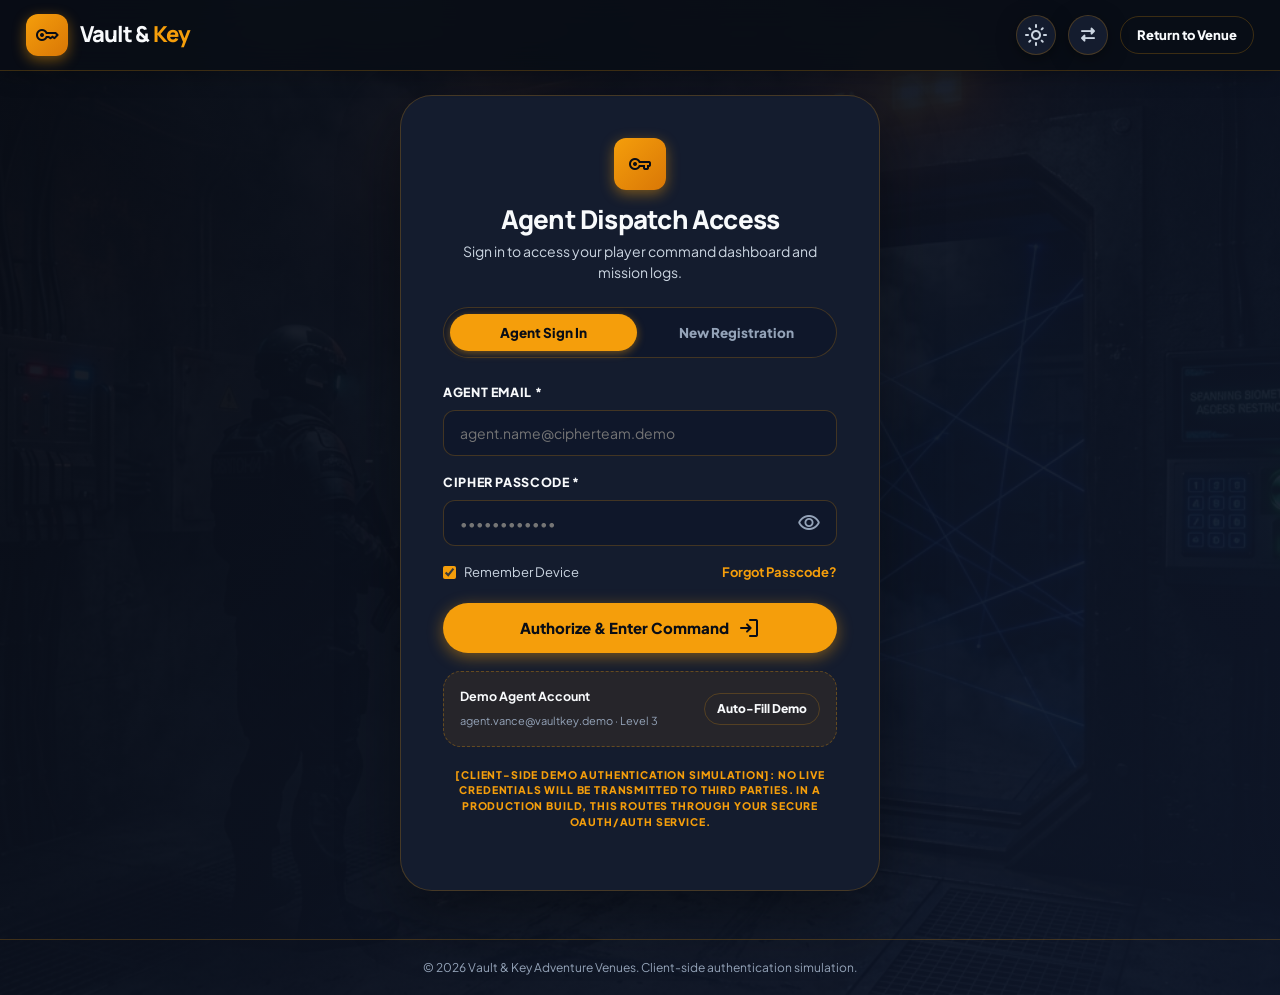
<file: login.html>
<!DOCTYPE html>
<html lang="en" dir="ltr" class="dark">
<head>
  <meta charset="UTF-8" />
  <meta name="viewport" content="width=device-width, initial-scale=1.0" />
  <meta
    name="description"
    content="Login or register for the Vault & Key agent portal. Access your player dashboard, track escape times, and manage private chamber bookings."
  />
  <meta name="theme-color" content="#f59e0b" />
  <link rel="icon" type="image/svg+xml" href="assets/images/favicon.svg" />
  <title>Agent Access & Portal Login | Vault & Key</title>

  <!-- GOOGLE FONTS -->
  <link rel="preconnect" href="https://fonts.googleapis.com" />
  <link rel="preconnect" href="https://fonts.gstatic.com" crossorigin />
  <link
    href="https://fonts.googleapis.com/css2?family=Manrope:wght@600;700;800;900&family=Plus+Jakarta+Sans:wght@400;500;600;700;800&family=Fira+Code:wght@500;700&display=swap"
    rel="stylesheet"
  />

  <!-- ICONS -->
  <link
    href="https://fonts.googleapis.com/css2?family=Material+Symbols+Rounded:opsz,wght,FILL,GRAD@20..48,300..700,0..1,-50..200"
    rel="stylesheet"
  />
  <link
    rel="stylesheet"
    href="https://cdnjs.cloudflare.com/ajax/libs/font-awesome/6.7.2/css/all.min.css"
  />

  <!-- GLOBAL STYLES -->
  <link rel="stylesheet" href="assets/css/main.css" />
</head>

<body class="vk-auth-body">
  <!-- PAGE PRELOADER -->
  <div id="vkPageLoader" class="vk-page-loader" aria-hidden="true">
    <div class="vk-loader-spinner-wrap">
      <div class="vk-loader-vault-ring"></div>
      <div class="vk-loader-vault-ring-inner"></div>
      <div class="vk-loader-core">
        <span class="material-symbols-rounded"> key </span>
      </div>
    </div>
    <div class="vk-loader-text">
      <span class="vk-loader-title">VAULT &amp; KEY</span>
      <span class="vk-loader-subtitle">Deciphering Chamber...</span>
    </div>
  </div>

  <div class="vk-auth-layout">
    <!-- AUTH TOP NAVBAR -->
    <header class="vk-auth-navbar">
      <div class="vk-container" style="display: flex; align-items: center; justify-content: space-between;">
        <a href="index.html" class="vk-brand" aria-label="Vault & Key Home">
          <div class="vk-brand-mark">
            <span class="material-symbols-rounded"> key </span>
          </div>
          <div class="vk-brand-name">Vault & <span>Key</span></div>
        </a>

        <div style="display: flex; align-items: center; gap: 12px;">
          <button
            type="button"
            class="vk-icon-button"
            data-theme-toggle
            aria-label="Toggle theme"
            title="Toggle Light / Dark"
          >
            <span class="material-symbols-rounded"> light_mode </span>
          </button>

          <button
            type="button"
            class="vk-direction-toggle"
            data-rtl-toggle
            aria-label="Toggle LTR / RTL"
            aria-pressed="false"
            title="Toggle LTR / RTL"
          >
            <i class="fa-solid fa-right-left" style="font-size: 14px;"></i>
          </button>

          <a href="index.html" class="vk-button vk-button-outline" style="font-size: 13px; padding: 8px 16px;">
            Return to Venue
          </a>
        </div>
      </div>
    </header>

    <!-- AUTH MAIN CONTENT -->
    <main class="vk-auth-main">
      <div class="vk-auth-card">
        <div style="text-align: center; margin-bottom: 24px;">
          <div class="vk-brand-mark" style="margin: 0 auto 14px; width: 52px; height: 52px; font-size: 26px;">
            <span class="material-symbols-rounded"> vpn_key </span>
          </div>
          <h1 style="font-size: 26px; font-weight: 900; margin-bottom: 6px; color: var(--vk-text);" id="authTitle">
            Agent Dispatch Access
          </h1>
          <p style="font-size: 14px; color: var(--vk-text-soft); line-height: 1.5; margin: 0;" id="authSubtitle">
            Sign in to access your player command dashboard and mission logs.
          </p>
        </div>

        <!-- MODE TABS -->
        <div class="vk-auth-tabs" role="tablist">
          <button type="button" class="vk-auth-tab active" id="tabLogin" role="tab" aria-selected="true">
            Agent Sign In
          </button>
          <button type="button" class="vk-auth-tab" id="tabRegister" role="tab" aria-selected="false">
            New Registration
          </button>
        </div>

        <!-- AUTH FORM -->
        <form id="authForm" novalidate>
          <!-- CALLSIGN (ONLY IN REGISTER MODE) -->
          <div class="vk-field-group" id="groupCallsign" style="display: none; margin-bottom: 16px;">
            <label for="authCallsign">Agent Callsign *</label>
            <input type="text" id="authCallsign" placeholder="e.g. Agent Phoenix" />
            <span class="vk-field-error" id="errorCallsign">Please choose an agent callsign (min 3 chars).</span>
          </div>

          <!-- EMAIL -->
          <div class="vk-field-group" id="groupEmail" style="margin-bottom: 16px;">
            <label for="authEmail">Agent Email *</label>
            <input type="email" id="authEmail" placeholder="agent.name@cipherteam.demo" required />
            <span class="vk-field-error" id="errorEmail">Please enter a valid email address.</span>
          </div>

          <!-- PASSWORD -->
          <div class="vk-field-group" id="groupPassword" style="margin-bottom: 16px;">
            <label for="authPassword">Cipher Passcode *</label>
            <div class="vk-password-wrapper">
              <input type="password" id="authPassword" placeholder="••••••••••••" required />
              <button
                type="button"
                class="vk-password-toggle"
                id="togglePassword"
                aria-label="Toggle password visibility"
              >
                <span class="material-symbols-rounded"> visibility </span>
              </button>
            </div>
            <span class="vk-field-error" id="errorPassword">Passcode must contain at least 6 characters.</span>
          </div>

          <!-- CONFIRM PASSWORD (ONLY IN REGISTER MODE) -->
          <div class="vk-field-group" id="groupConfirmPassword" style="display: none; margin-bottom: 16px;">
            <label for="authConfirmPassword">Confirm Cipher Passcode *</label>
            <input type="password" id="authConfirmPassword" placeholder="••••••••••••" />
            <span class="vk-field-error" id="errorConfirmPassword">Passcodes do not match.</span>
          </div>

          <!-- REMEMBER & FORGOT ROW (LOGIN ONLY) -->
          <div id="rowLoginOptions" style="display: flex; align-items: center; justify-content: space-between; margin-bottom: 20px; font-size: 13px;">
            <label style="display: flex; align-items: center; gap: 8px; cursor: pointer; color: var(--vk-text-soft);">
              <input type="checkbox" id="authRemember" checked style="accent-color: var(--vk-primary);" />
              <span>Remember Device</span>
            </label>
            <a href="#" id="linkForgot" style="color: var(--vk-primary); text-decoration: none; font-weight: 700;">Forgot Passcode?</a>
          </div>

          <!-- FEEDBACK BANNER -->
          <div class="vk-form-notice" id="authNotice" style="margin-bottom: 16px;"></div>

          <!-- SUBMIT BUTTON -->
          <button type="submit" class="vk-button vk-button-primary" id="btnAuthSubmit" style="width: 100%; min-height: 50px; font-size: 15px; justify-content: center;">
            <span id="btnAuthText">Authorize & Enter Command</span>
            <span class="material-symbols-rounded"> login </span>
          </button>
        </form>

        <!-- AUTO-FILL DEMO CREDENTIALS -->
        <div class="vk-quick-cred-box">
          <div>
            <strong style="display: block; font-size: 12.5px; color: var(--vk-text);">Demo Agent Account</strong>
            <small style="color: var(--vk-text-muted); font-size: 11px;">agent.vance@vaultkey.demo · Level 3</small>
          </div>
          <button
            type="button"
            class="vk-button vk-button-outline"
            id="btnAutoFillDemo"
            style="font-size: 12px; padding: 6px 12px; min-height: 32px;"
          >
            Auto-Fill Demo
          </button>
        </div>

        <div style="margin-top: 20px; text-align: center;">
          <span class="vk-sample-disclaimer" style="font-size: 10.5px; line-height: 1.5; display: inline-block;">
            [Client-Side Demo Authentication Simulation]: No live credentials will be transmitted to third parties. In a production build, this routes through your secure OAuth/auth service.
          </span>
        </div>
      </div>
    </main>

    <!-- AUTH FOOTER -->
    <footer style="position: relative; z-index: 2; padding: 18px 0; border-top: 1px solid var(--vk-border); text-align: center; font-size: 12px; color: var(--vk-text-muted);">
      <div class="vk-container">
        <span>© 2026 Vault & Key Adventure Venues. Client-side authentication simulation.</span>
      </div>
    </footer>
  </div>

  <!-- GLOBAL APPLICATION SCRIPTS -->
  <script src="assets/js/main.js"></script>

  <!-- AUTH FORM LOGIC -->
  <script>
    document.addEventListener("DOMContentLoaded", () => {
      let isLoginMode = true;

      const tabLogin = document.getElementById("tabLogin");
      const tabRegister = document.getElementById("tabRegister");
      const authTitle = document.getElementById("authTitle");
      const authSubtitle = document.getElementById("authSubtitle");
      const btnAuthText = document.getElementById("btnAuthText");
      const groupCallsign = document.getElementById("groupCallsign");
      const groupConfirmPassword = document.getElementById("groupConfirmPassword");
      const rowLoginOptions = document.getElementById("rowLoginOptions");

      const authForm = document.getElementById("authForm");
      const emailInput = document.getElementById("authEmail");
      const passwordInput = document.getElementById("authPassword");
      const callsignInput = document.getElementById("authCallsign");
      const confirmPasswordInput = document.getElementById("authConfirmPassword");
      const togglePasswordBtn = document.getElementById("togglePassword");
      const btnAutoFill = document.getElementById("btnAutoFillDemo");
      const authNotice = document.getElementById("authNotice");

      const groupEmail = document.getElementById("groupEmail");
      const groupPassword = document.getElementById("groupPassword");

      // Mode switching
      function setMode(login) {
        isLoginMode = login;
        if (login) {
          tabLogin.classList.add("active");
          tabLogin.setAttribute("aria-selected", "true");
          tabRegister.classList.remove("active");
          tabRegister.setAttribute("aria-selected", "false");

          authTitle.textContent = "Agent Dispatch Access";
          authSubtitle.textContent = "Sign in to access your player command dashboard and mission logs.";
          btnAuthText.textContent = "Authorize & Enter Command";

          groupCallsign.style.display = "none";
          groupConfirmPassword.style.display = "none";
          rowLoginOptions.style.display = "flex";
        } else {
          tabRegister.classList.add("active");
          tabRegister.setAttribute("aria-selected", "true");
          tabLogin.classList.remove("active");
          tabLogin.setAttribute("aria-selected", "false");

          authTitle.textContent = "Register New Agent";
          authSubtitle.textContent = "Create an operative profile to save chamber records and track escape times.";
          btnAuthText.textContent = "Create Agent Profile & Enter";

          groupCallsign.style.display = "flex";
          groupConfirmPassword.style.display = "flex";
          rowLoginOptions.style.display = "none";
        }
        authNotice.style.display = "none";
      }

      tabLogin.addEventListener("click", () => setMode(true));
      tabRegister.addEventListener("click", () => setMode(false));

      // Password visibility toggle
      togglePasswordBtn.addEventListener("click", () => {
        const isPassword = passwordInput.getAttribute("type") === "password";
        passwordInput.setAttribute("type", isPassword ? "text" : "password");
        togglePasswordBtn.querySelector(".material-symbols-rounded").textContent = isPassword ? "visibility_off" : "visibility";
      });

      // Auto-fill demo credentials
      btnAutoFill.addEventListener("click", () => {
        setMode(true);
        emailInput.value = "agent.vance@vaultkey.demo";
        passwordInput.value = "CipherVault2026!";
        authNotice.className = "vk-form-notice success";
        authNotice.style.display = "block";
        authNotice.innerHTML = `<strong>Demo Credentials Populated:</strong> Click "Authorize & Enter Command" to proceed to your Player Dashboard.`;
      });

      // Form validation & submission
      authForm.addEventListener("submit", (e) => {
        e.preventDefault();
        let valid = true;

        groupEmail.classList.remove("has-error");
        groupPassword.classList.remove("has-error");
        groupCallsign.classList.remove("has-error");
        groupConfirmPassword.classList.remove("has-error");
        authNotice.style.display = "none";

        // Validate email
        const email = emailInput.value.trim();
        if (!email || !/^[^\s@]+@[^\s@]+\.[^\s@]+$/.test(email)) {
          groupEmail.classList.add("has-error");
          valid = false;
        }

        // Validate password
        const password = passwordInput.value;
        if (!password || password.length < 6) {
          groupPassword.classList.add("has-error");
          valid = false;
        }

        // Extra validations in register mode
        if (!isLoginMode) {
          const callsign = callsignInput.value.trim();
          if (!callsign || callsign.length < 3) {
            groupCallsign.classList.add("has-error");
            valid = false;
          }

          if (confirmPasswordInput.value !== password) {
            groupConfirmPassword.classList.add("has-error");
            valid = false;
          }
        }

        if (!valid) return;

        // Store active agent session locally
        const agentName = isLoginMode ? (email.split("@")[0].replace(".", " ").toUpperCase()) : callsignInput.value.trim();
        const sessionData = {
          email: email,
          name: agentName || "Agent Marcus Vance",
          rank: "Clearance Level 3",
          callsign: isLoginMode ? "PHOENIX-01" : callsignInput.value.trim(),
          loginTime: new Date().toISOString()
        };

        try {
          localStorage.setItem("vk_logged_in_agent", JSON.stringify(sessionData));
        } catch(err) {
          console.warn("Storage warning:", err);
        }

        authNotice.className = "vk-form-notice success";
        authNotice.style.display = "block";
        authNotice.innerHTML = `
          <div style="display: flex; gap: 8px; align-items: center;">
            <span class="material-symbols-rounded"> task_alt </span>
            <div>
              <strong>${isLoginMode ? 'Access Authorized' : 'Profile Created'} [Simulation]:</strong> Welcome, ${sessionData.name}. Loading command center...
            </div>
          </div>
        `;

        setTimeout(() => {
          window.location.href = "dashboard.html";
        }, 800);
      });
    });
  </script>
</body>
</html>
</file>
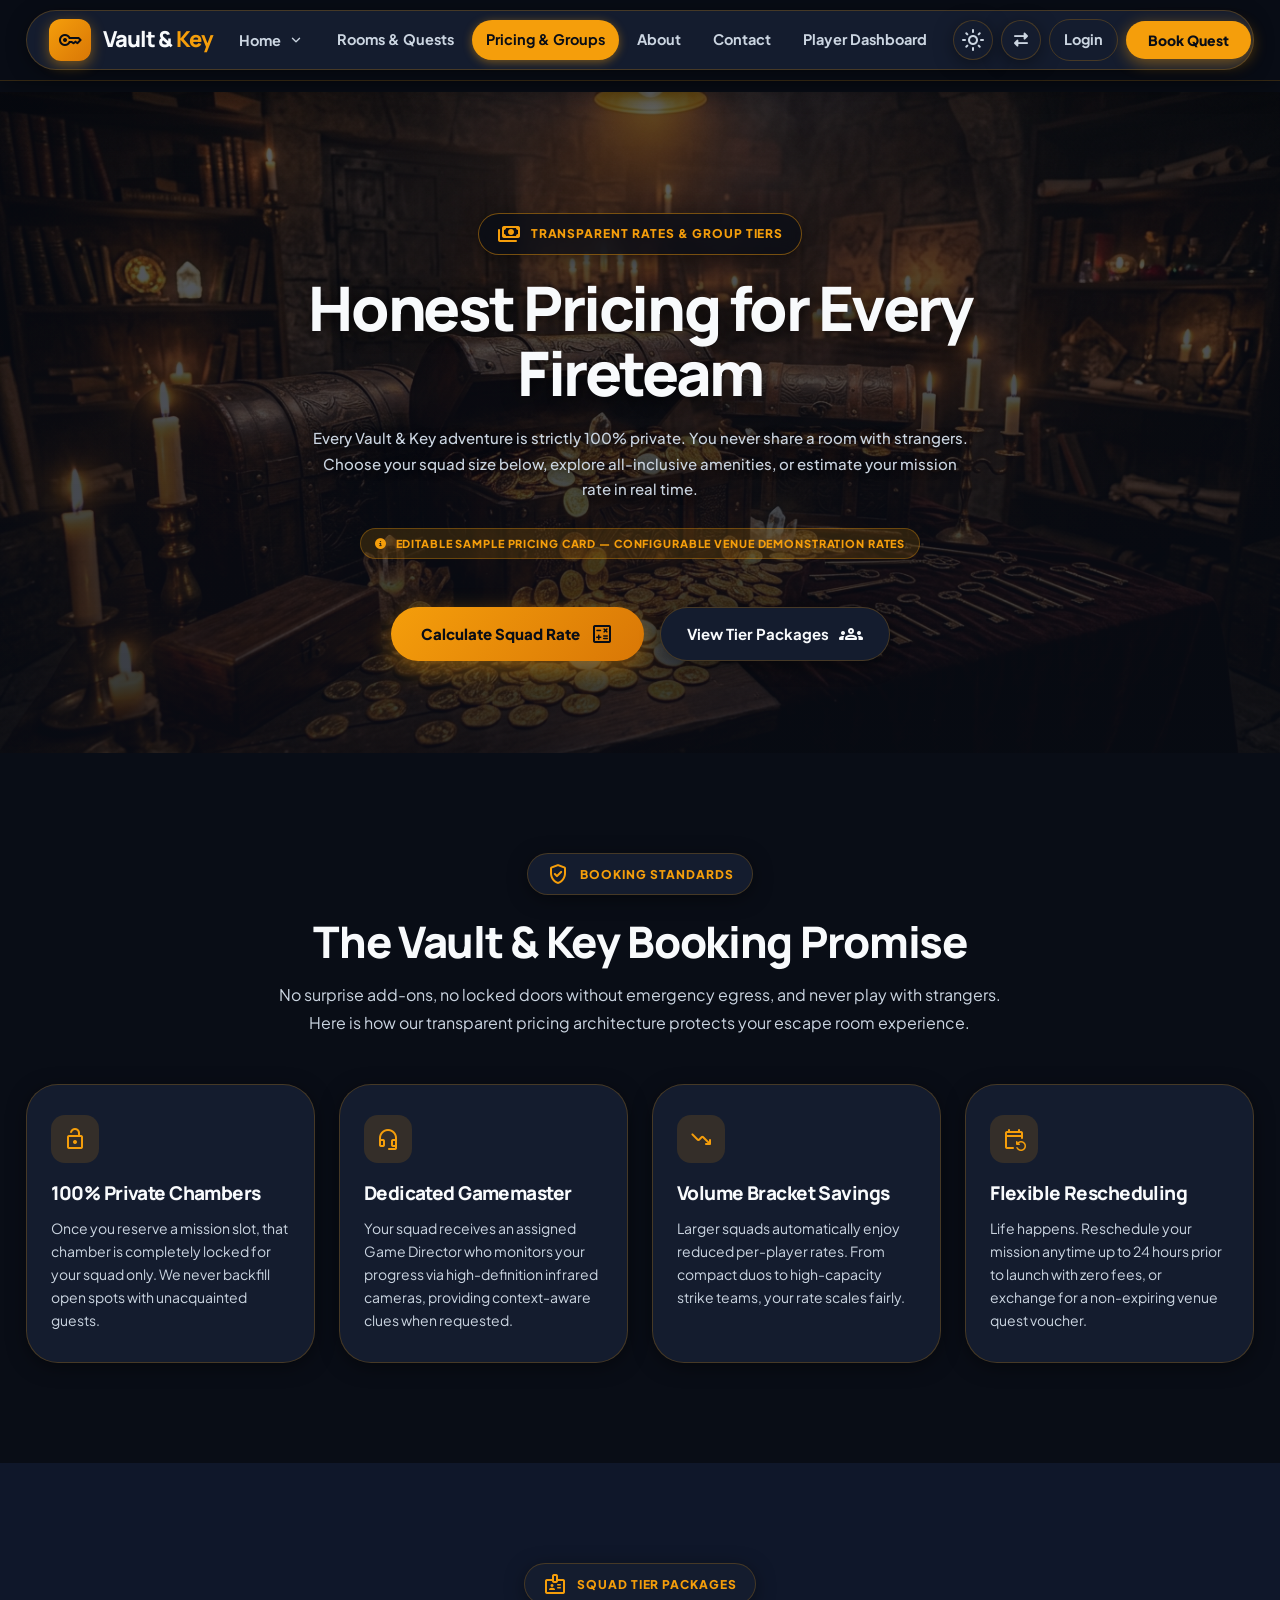
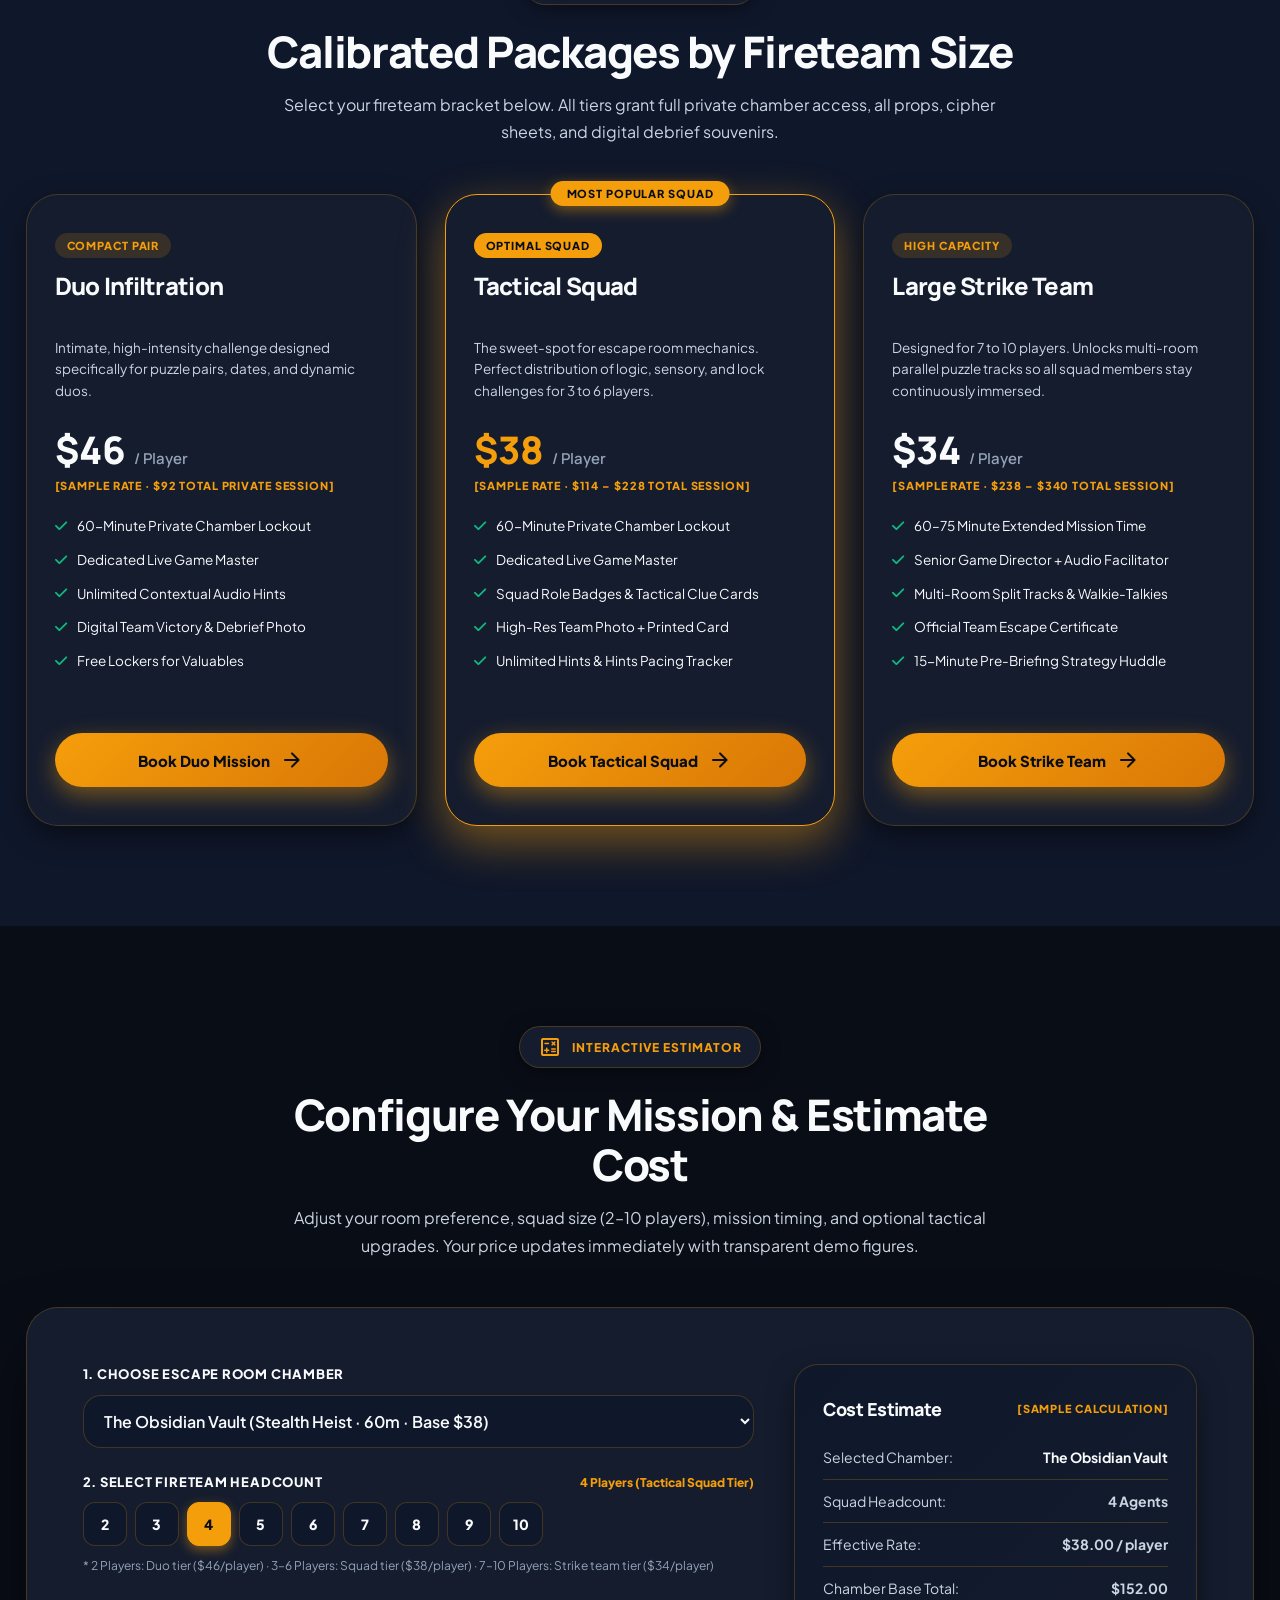
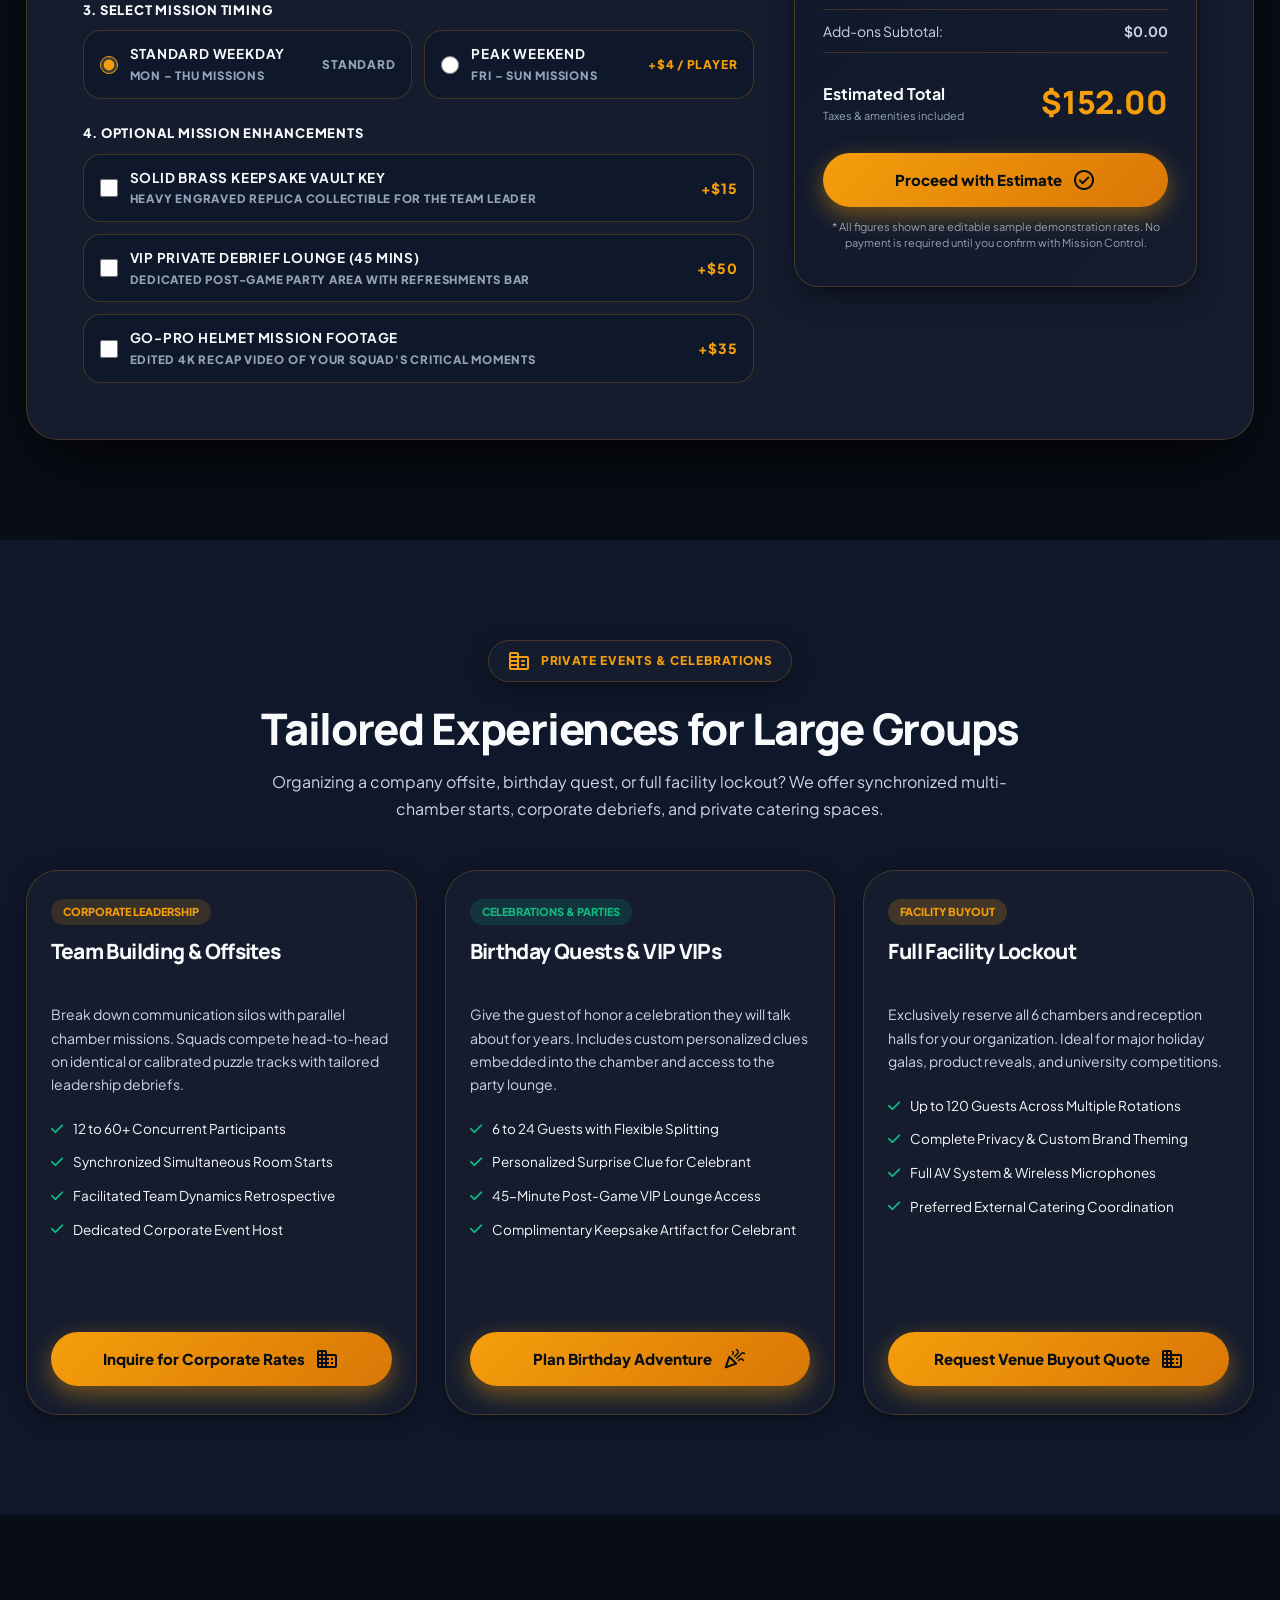
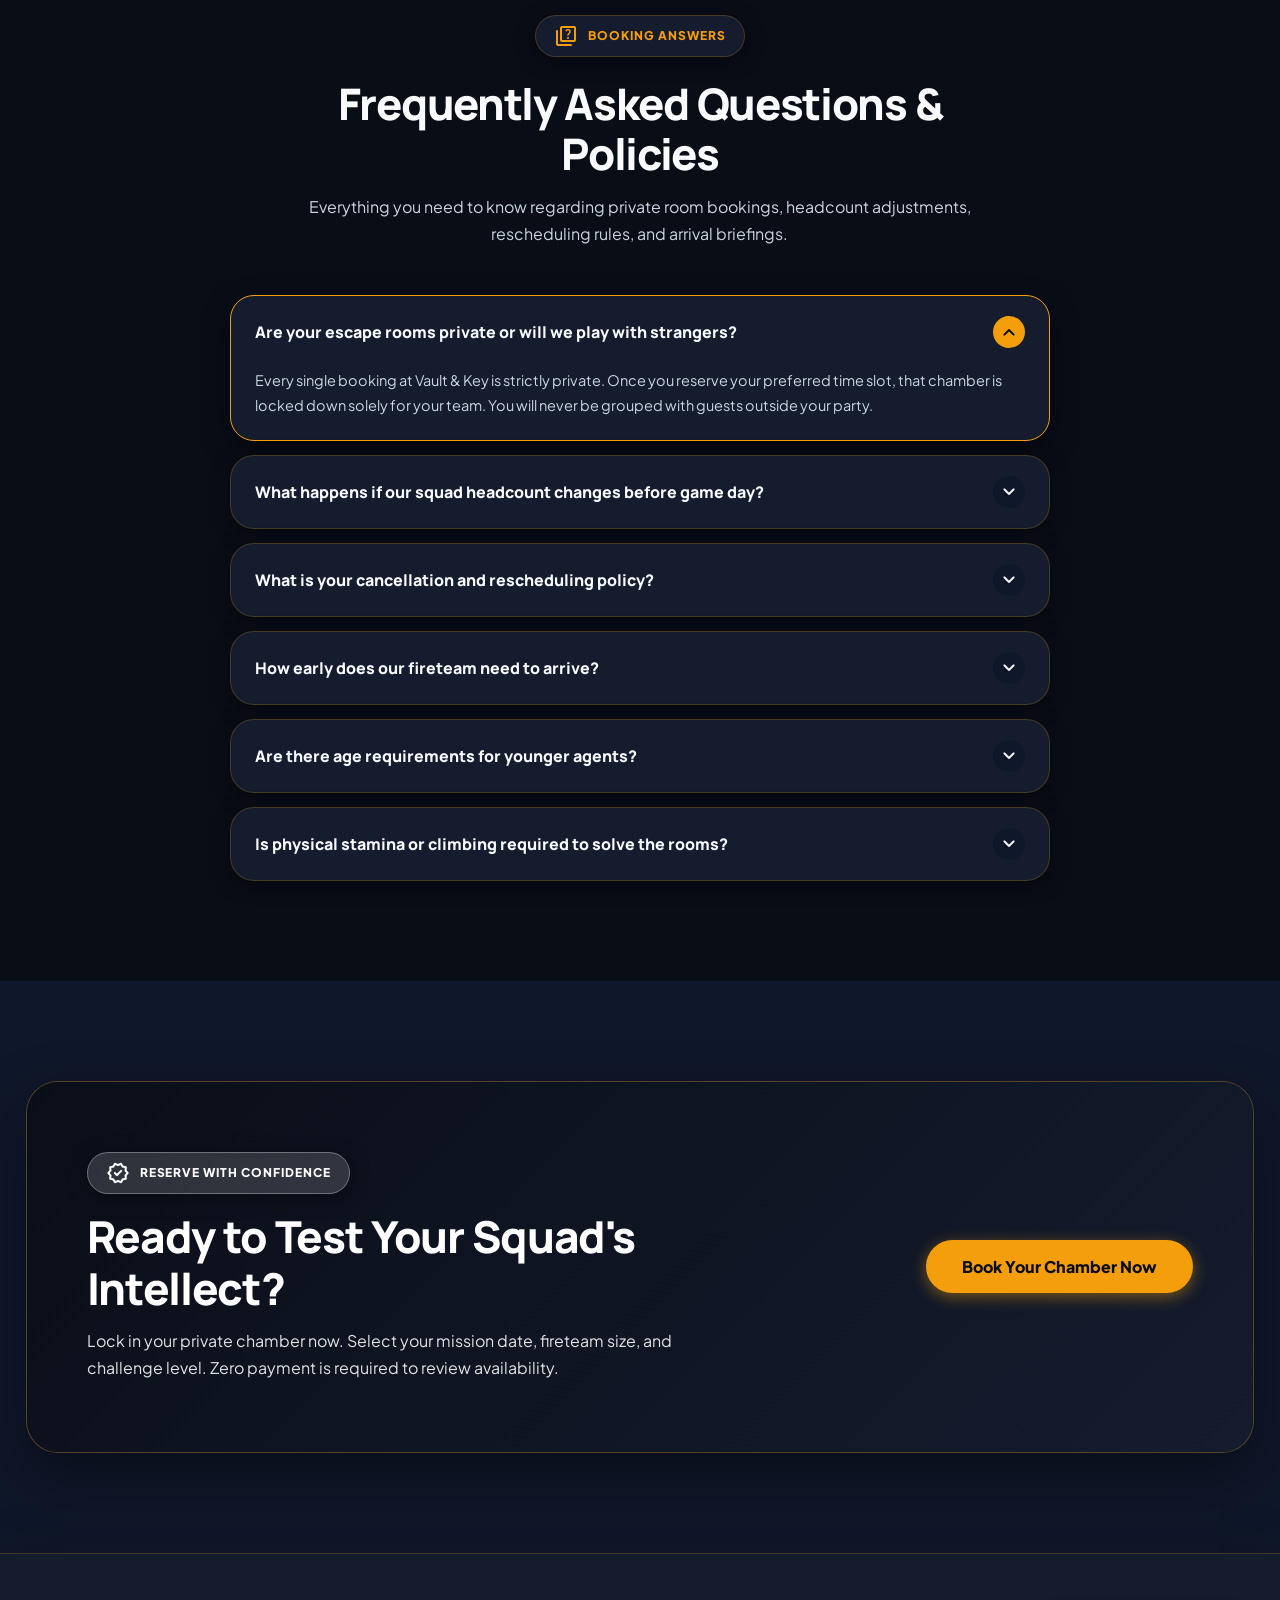
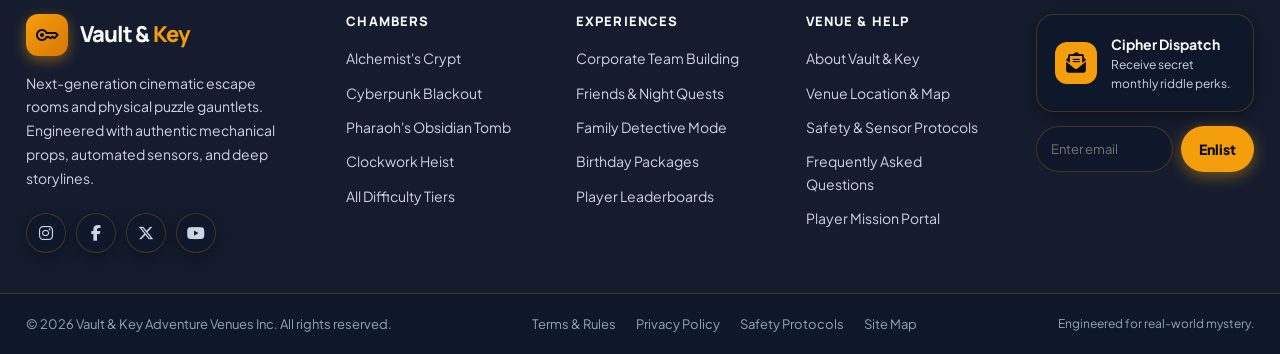
<file: pricing.html>
<!DOCTYPE html>
<html lang="en" dir="ltr" class="dark">
<head>
  <meta charset="UTF-8" />
  <meta name="viewport" content="width=device-width, initial-scale=1.0" />
  <meta
    name="description"
    content="Explore transparent group pricing, per-player rates, and private chamber packages at Vault & Key. Interactive group-size calculator and team adventure bookings."
  />
  <meta name="theme-color" content="#f59e0b" />
  <link rel="icon" type="image/svg+xml" href="assets/images/favicon.svg" />
  <title>Pricing & Group Adventures | Vault & Key</title>

  <!-- GOOGLE FONTS -->
  <link rel="preconnect" href="https://fonts.googleapis.com" />
  <link rel="preconnect" href="https://fonts.gstatic.com" crossorigin />
  <link
    href="https://fonts.googleapis.com/css2?family=Manrope:wght@600;700;800;900&family=Plus+Jakarta+Sans:wght@400;500;600;700;800&family=Fira+Code:wght@500;700&display=swap"
    rel="stylesheet"
  />

  <!-- ICONS -->
  <link
    href="https://fonts.googleapis.com/css2?family=Material+Symbols+Rounded:opsz,wght,FILL,GRAD@20..48,300..700,0..1,-50..200"
    rel="stylesheet"
  />
  <link
    rel="stylesheet"
    href="https://cdnjs.cloudflare.com/ajax/libs/font-awesome/6.7.2/css/all.min.css"
  />

  <!-- GLOBAL STYLES -->
  <link rel="stylesheet" href="assets/css/main.css" />
</head>

<body>
  <!-- PAGE PRELOADER -->
  <div id="vkPageLoader" class="vk-page-loader" aria-hidden="true">
    <div class="vk-loader-spinner-wrap">
      <div class="vk-loader-vault-ring"></div>
      <div class="vk-loader-vault-ring-inner"></div>
      <div class="vk-loader-core">
        <span class="material-symbols-rounded"> key </span>
      </div>
    </div>
    <div class="vk-loader-text">
      <span class="vk-loader-title">VAULT &amp; KEY</span>
      <span class="vk-loader-subtitle">Deciphering Chamber...</span>
    </div>
  </div>

  <!-- ============================================================
       00. GLOBAL HEADER & FLOATING NAVIGATION
       ============================================================ -->
  <header class="vk-header">
    <div class="vk-container">
      <div class="vk-header-inner">
        <!-- BRAND LOGO -->
        <a href="index.html" class="vk-brand" aria-label="Vault & Key Home">
          <div class="vk-brand-mark">
            <span class="material-symbols-rounded"> key </span>
          </div>
          <div class="vk-brand-name">Vault & <span>Key</span></div>
        </a>

        <!-- DESKTOP NAVBAR -->
        <nav class="vk-nav" aria-label="Main navigation">
          <div class="vk-nav-dropdown">
            <button
              type="button"
              class="vk-nav-link vk-nav-dropdown-trigger"
              data-home-dropdown
              aria-expanded="false"
              aria-haspopup="true"
            >
              <span>Home</span>
              <span class="material-symbols-rounded" style="font-size:18px;"> keyboard_arrow_down </span>
            </button>

            <div class="vk-nav-dropdown-menu" aria-label="Home variations">
              <a href="index.html" class="vk-nav-dropdown-item">
                <div class="vk-dropdown-icon">
                  <span class="material-symbols-rounded"> meeting_room </span>
                </div>
                <span class="vk-dropdown-content">
                  <strong>Home 1 — Signature</strong>
                  <small>Classic Vault Experience</small>
                </span>
              </a>
              <a href="home-2.html" class="vk-nav-dropdown-item">
                <div class="vk-dropdown-icon">
                  <span class="material-symbols-rounded"> radar </span>
                </div>
                <span class="vk-dropdown-content">
                  <strong>Home 2 — Mission Control</strong>
                  <small>Expressive Quest Operations</small>
                </span>
              </a>
            </div>
          </div>

          <a href="rooms.html" class="vk-nav-link">Rooms & Quests</a>
          <a href="pricing.html" class="vk-nav-link is-active">Pricing & Groups</a>
          <a href="about.html" class="vk-nav-link">About</a>
          <a href="contact.html" class="vk-nav-link">Contact</a>
          <a href="dashboard.html" class="vk-nav-link">Player Dashboard</a>
        </nav>

        <!-- HEADER ACTIONS & TOGGLES -->
        <div class="vk-header-actions">
          <button
            type="button"
            class="vk-icon-button"
            data-theme-toggle
            aria-label="Toggle theme"
            title="Toggle Light / Dark"
          >
            <span class="material-symbols-rounded"> light_mode </span>
          </button>

          <button
            type="button"
            class="vk-direction-toggle"
            data-rtl-toggle
            aria-label="Toggle LTR / RTL"
            aria-pressed="false"
            title="Toggle LTR / RTL"
          >
            <i class="fa-solid fa-right-left" style="font-size: 14px;"></i>
          </button>

          <a href="login.html" class="vk-nav-link" style="font-weight:700; border: 1px solid var(--vk-border);">Login</a>
          <button type="button" class="vk-button vk-button-primary" data-modal-open="bookingModalOverlay">
            Book Quest
          </button>

          <!-- MOBILE HAMBURGER BUTTON -->
          <button
            type="button"
            class="vk-icon-button vk-menu-toggle"
            data-menu-toggle
            aria-label="Open navigation menu"
            aria-expanded="false"
          >
            <span class="material-symbols-rounded"> menu </span>
          </button>
        </div>
      </div>

      <!-- MOBILE SLIDE-DOWN DRAWER -->
      <div class="vk-mobile-menu" data-mobile-menu>
        <div class="vk-mobile-menu-inner">
          <!-- Mobile Toggles for screens <= 440px -->
          <div class="vk-mobile-toggles">
            <button type="button" data-theme-toggle aria-label="Toggle theme">
              <span class="material-symbols-rounded"> light_mode </span>
            </button>
            <button type="button" data-rtl-toggle aria-label="Toggle RTL">
              <i class="fa-solid fa-right-left"></i>
            </button>
          </div>

          <div class="vk-mobile-home">
            <button
              type="button"
              class="vk-mobile-home-trigger"
              data-mobile-home-toggle
              aria-expanded="false"
            >
              <span>Home Options</span>
              <span class="material-symbols-rounded"> keyboard_arrow_down </span>
            </button>

            <div class="vk-mobile-home-links">
              <a href="index.html">Home 1 — Signature</a>
              <a href="home-2.html">Home 2 — Mission Control</a>
            </div>
          </div>

          <a href="rooms.html">Rooms & Quests</a>
          <a href="pricing.html" class="is-current">Pricing & Groups</a>
          <a href="about.html">About</a>
          <a href="contact.html">Contact</a>
          <a href="dashboard.html">Player Dashboard</a>

          <div class="vk-mobile-menu-actions">
            <a href="login.html" class="vk-button vk-button-outline">Login</a>
            <button type="button" class="vk-button vk-button-primary" data-modal-open="bookingModalOverlay">
              Book Your Adventure
            </button>
          </div>
        </div>
      </div>
    </div>
  </header>

  <main id="main-content">
    <!-- ============================================================
         SECTION 1: PRICING HERO
         ============================================================ -->
    <section class="vk-pricing-hero" id="pricingHero">
      <div class="vk-container">
        <div class="vk-eyebrow" style="margin-inline: auto; margin-bottom: 20px;">
          <span class="material-symbols-rounded"> payments </span>
          <span>Transparent Rates & Group Tiers</span>
        </div>

        <h1 class="vk-hero-title" style="margin-bottom: 20px;">
          Honest Pricing for <span class="highlight">Every Fireteam</span>
        </h1>

        <p class="vk-hero-desc" style="margin-inline: auto; margin-bottom: 26px; max-width: 660px;">
          Every Vault & Key adventure is strictly 100% private. You never share a room with strangers. Choose your squad size below, explore all-inclusive amenities, or estimate your mission rate in real time.
        </p>

        <div style="margin-bottom: 30px;">
          <span class="vk-sample-disclaimer" style="background: rgba(var(--vk-primary-rgb), 0.15); padding: 6px 14px; border-radius: var(--vk-radius-pill); border: 1px solid rgba(var(--vk-primary-rgb), 0.3);">
            <i class="fa-solid fa-circle-info" style="margin-inline-end: 6px;"></i>
            Editable Sample Pricing Card — Configurable Venue Demonstration Rates
          </span>
        </div>

        <div class="vk-hero-actions" style="justify-content: center;">
          <a href="#priceEstimator" class="vk-primary-button">
            <span>Calculate Squad Rate</span>
            <span class="material-symbols-rounded"> calculate </span>
          </a>
          <a href="#pricingTiers" class="vk-secondary-button">
            <span>View Tier Packages</span>
            <span class="material-symbols-rounded"> groups </span>
          </a>
        </div>
      </div>
    </section>

    <!-- ============================================================
         SECTION 2: PRICING INTRODUCTION & BOOKING GUIDANCE
         ============================================================ -->
    <section class="vk-section" id="pricingGuidance" style="background: var(--vk-bg);">
      <div class="vk-container">
        <div class="vk-section-header" style="text-align: center; max-width: 760px; margin-inline: auto; margin-bottom: 48px;">
          <div class="vk-eyebrow" style="margin-inline: auto;">
            <span class="material-symbols-rounded"> verified_user </span>
            <span>Booking Standards</span>
          </div>
          <h2 class="vk-section-title">
            The Vault & Key <span class="highlight">Booking Promise</span>
          </h2>
          <p class="vk-section-desc">
            No surprise add-ons, no locked doors without emergency egress, and never play with strangers. Here is how our transparent pricing architecture protects your escape room experience.
          </p>
        </div>

        <div class="vk-guidance-grid">
          <!-- CARD 1 -->
          <div class="vk-guidance-card">
            <div class="vk-guidance-icon">
              <span class="material-symbols-rounded"> lock_open </span>
            </div>
            <h3>100% Private Chambers</h3>
            <p>
              Once you reserve a mission slot, that chamber is completely locked for your squad only. We never backfill open spots with unacquainted guests.
            </p>
          </div>

          <!-- CARD 2 -->
          <div class="vk-guidance-card">
            <div class="vk-guidance-icon">
              <span class="material-symbols-rounded"> headset_mic </span>
            </div>
            <h3>Dedicated Gamemaster</h3>
            <p>
              Your squad receives an assigned Game Director who monitors your progress via high-definition infrared cameras, providing context-aware clues when requested.
            </p>
          </div>

          <!-- CARD 3 -->
          <div class="vk-guidance-card">
            <div class="vk-guidance-icon">
              <span class="material-symbols-rounded"> trending_down </span>
            </div>
            <h3>Volume Bracket Savings</h3>
            <p>
              Larger squads automatically enjoy reduced per-player rates. From compact duos to high-capacity strike teams, your rate scales fairly.
            </p>
          </div>

          <!-- CARD 4 -->
          <div class="vk-guidance-card">
            <div class="vk-guidance-icon">
              <span class="material-symbols-rounded"> event_repeat </span>
            </div>
            <h3>Flexible Rescheduling</h3>
            <p>
              Life happens. Reschedule your mission anytime up to 24 hours prior to launch with zero fees, or exchange for a non-expiring venue quest voucher.
            </p>
          </div>
        </div>
      </div>
    </section>

    <!-- ============================================================
         SECTION 3: PRICING CARDS BY GROUP SIZE
         ============================================================ -->
    <section class="vk-section" id="pricingTiers" style="background: var(--vk-bg-subtle);">
      <div class="vk-container">
        <div class="vk-section-header" style="text-align: center; max-width: 760px; margin-inline: auto; margin-bottom: 48px;">
          <div class="vk-eyebrow" style="margin-inline: auto;">
            <span class="material-symbols-rounded"> badge </span>
            <span>Squad Tier Packages</span>
          </div>
          <h2 class="vk-section-title">
            Calibrated Packages by <span class="highlight">Fireteam Size</span>
          </h2>
          <p class="vk-section-desc">
            Select your fireteam bracket below. All tiers grant full private chamber access, all props, cipher sheets, and digital debrief souvenirs.
          </p>
        </div>

        <div class="vk-pricing-tiers-grid">
          <!-- TIER 1: DUO INFILTRATION -->
          <div class="vk-price-card">
            <div class="vk-group-badge">Compact Pair</div>
            <h3 style="font-size: 24px; margin-bottom: 4px;">Duo Infiltration</h3>
            <p style="font-size: 13.5px; color: var(--vk-text-soft); margin-bottom: 12px;">
              Intimate, high-intensity challenge designed specifically for puzzle pairs, dates, and dynamic duos.
            </p>

            <div class="vk-price-tag">
              $46 <small>/ Player</small>
            </div>
            <span class="vk-sample-disclaimer">[Sample Rate · $92 Total Private Session]</span>

            <ul class="vk-price-features">
              <li><i class="fa-solid fa-check"></i> 60-Minute Private Chamber Lockout</li>
              <li><i class="fa-solid fa-check"></i> Dedicated Live Game Master</li>
              <li><i class="fa-solid fa-check"></i> Unlimited Contextual Audio Hints</li>
              <li><i class="fa-solid fa-check"></i> Digital Team Victory & Debrief Photo</li>
              <li><i class="fa-solid fa-check"></i> Free Lockers for Valuables</li>
            </ul>

            <button
              type="button"
              class="vk-primary-button"
              style="width: 100%;"
              data-book-tier="duo"
              data-tier-size="2"
            >
              <span>Book Duo Mission</span>
              <span class="material-symbols-rounded"> arrow_forward </span>
            </button>
          </div>

          <!-- TIER 2: TACTICAL SQUAD (FEATURED) -->
          <div class="vk-price-card featured">
            <div style="position: absolute; top: -14px; inset-inline-start: 50%; transform: translateX(-50%); background: var(--vk-primary); color: #090d16; font-size: 11px; font-weight: 900; letter-spacing: 0.08em; text-transform: uppercase; padding: 4px 16px; border-radius: var(--vk-radius-pill); box-shadow: 0 4px 14px var(--vk-primary-glow); z-index: 3;">
              MOST POPULAR SQUAD
            </div>

            <div class="vk-group-badge" style="background: var(--vk-primary); color: #090d16;">Optimal Squad</div>
            <h3 style="font-size: 24px; margin-bottom: 4px;">Tactical Squad</h3>
            <p style="font-size: 13.5px; color: var(--vk-text-soft); margin-bottom: 12px;">
              The sweet-spot for escape room mechanics. Perfect distribution of logic, sensory, and lock challenges for 3 to 6 players.
            </p>

            <div class="vk-price-tag" style="color: var(--vk-primary);">
              $38 <small>/ Player</small>
            </div>
            <span class="vk-sample-disclaimer">[Sample Rate · $114 – $228 Total Session]</span>

            <ul class="vk-price-features">
              <li><i class="fa-solid fa-check"></i> 60-Minute Private Chamber Lockout</li>
              <li><i class="fa-solid fa-check"></i> Dedicated Live Game Master</li>
              <li><i class="fa-solid fa-check"></i> Squad Role Badges & Tactical Clue Cards</li>
              <li><i class="fa-solid fa-check"></i> High-Res Team Photo + Printed Card</li>
              <li><i class="fa-solid fa-check"></i> Unlimited Hints & Hints Pacing Tracker</li>
            </ul>

            <button
              type="button"
              class="vk-primary-button"
              style="width: 100%;"
              data-book-tier="squad"
              data-tier-size="4"
            >
              <span>Book Tactical Squad</span>
              <span class="material-symbols-rounded"> arrow_forward </span>
            </button>
          </div>

          <!-- TIER 3: LARGE STRIKE TEAM -->
          <div class="vk-price-card">
            <div class="vk-group-badge">High Capacity</div>
            <h3 style="font-size: 24px; margin-bottom: 4px;">Large Strike Team</h3>
            <p style="font-size: 13.5px; color: var(--vk-text-soft); margin-bottom: 12px;">
              Designed for 7 to 10 players. Unlocks multi-room parallel puzzle tracks so all squad members stay continuously immersed.
            </p>

            <div class="vk-price-tag">
              $34 <small>/ Player</small>
            </div>
            <span class="vk-sample-disclaimer">[Sample Rate · $238 – $340 Total Session]</span>

            <ul class="vk-price-features">
              <li><i class="fa-solid fa-check"></i> 60–75 Minute Extended Mission Time</li>
              <li><i class="fa-solid fa-check"></i> Senior Game Director + Audio Facilitator</li>
              <li><i class="fa-solid fa-check"></i> Multi-Room Split Tracks & Walkie-Talkies</li>
              <li><i class="fa-solid fa-check"></i> Official Team Escape Certificate</li>
              <li><i class="fa-solid fa-check"></i> 15-Minute Pre-Briefing Strategy Huddle</li>
            </ul>

            <button
              type="button"
              class="vk-primary-button"
              style="width: 100%;"
              data-book-tier="team"
              data-tier-size="8"
            >
              <span>Book Strike Team</span>
              <span class="material-symbols-rounded"> arrow_forward </span>
            </button>
          </div>
        </div>
      </div>
    </section>

    <!-- ============================================================
         SECTION 4: GROUP-SIZE SELECTOR & PRICE ESTIMATE
         ============================================================ -->
    <section class="vk-section" id="priceEstimator" style="background: var(--vk-bg);">
      <div class="vk-container">
        <div class="vk-section-header" style="text-align: center; max-width: 760px; margin-inline: auto; margin-bottom: 48px;">
          <div class="vk-eyebrow" style="margin-inline: auto;">
            <span class="material-symbols-rounded"> calculate </span>
            <span>Interactive Estimator</span>
          </div>
          <h2 class="vk-section-title">
            Configure Your Mission & <span class="highlight">Estimate Cost</span>
          </h2>
          <p class="vk-section-desc">
            Adjust your room preference, squad size (2–10 players), mission timing, and optional tactical upgrades. Your price updates immediately with transparent demo figures.
          </p>
        </div>

        <div class="vk-estimator-card">
          <div class="vk-estimator-grid">
            <!-- LEFT FORM CONTROLS -->
            <div class="vk-estimator-form">
              <!-- CHAMBER SELECTION -->
              <div class="vk-estimator-field">
                <label for="estChamberSelect">1. Choose Escape Room Chamber</label>
                <select id="estChamberSelect" class="vk-modal-field select" style="width: 100%; padding: 14px 16px; border-radius: var(--vk-radius-md); background: var(--vk-bg-subtle); border: 1px solid var(--vk-border); color: var(--vk-text); font-weight: 600;">
                  <option value="obsidian" data-base="38" selected>The Obsidian Vault (Stealth Heist · 60m · Base $38)</option>
                  <option value="cyberpunk" data-base="38">Cyberpunk 2088: Neon Protocol (Sci-Fi · 60m · Base $38)</option>
                  <option value="davinci" data-base="42">Da Vinci's Hidden Crypt (Ancient Renaissance · 75m · Base $42)</option>
                  <option value="clockwork" data-base="38">Clockwork Asylum (Psychological Mystery · 60m · Base $38)</option>
                  <option value="magician" data-base="36">Magician's Secret Study (Illusionist · 60m · Base $36)</option>
                  <option value="pharaoh" data-base="38">Pharaoh's Cursed Tomb (Archeological · 60m · Base $38)</option>
                </select>
              </div>

              <!-- SQUAD SIZE BUTTONS -->
              <div class="vk-estimator-field">
                <div style="display: flex; justify-content: space-between; align-items: baseline;">
                  <label>2. Select Fireteam Headcount</label>
                  <span id="currentSquadBadge" style="font-size: 12px; font-weight: 800; color: var(--vk-primary);">4 Players (Tactical Squad Tier)</span>
                </div>
                <div class="vk-squad-buttons" id="squadButtonContainer" role="radiogroup" aria-label="Select group size">
                  <button type="button" class="vk-squad-btn" data-size="2" aria-label="2 Players">2</button>
                  <button type="button" class="vk-squad-btn" data-size="3" aria-label="3 Players">3</button>
                  <button type="button" class="vk-squad-btn active" data-size="4" aria-label="4 Players">4</button>
                  <button type="button" class="vk-squad-btn" data-size="5" aria-label="5 Players">5</button>
                  <button type="button" class="vk-squad-btn" data-size="6" aria-label="6 Players">6</button>
                  <button type="button" class="vk-squad-btn" data-size="7" aria-label="7 Players">7</button>
                  <button type="button" class="vk-squad-btn" data-size="8" aria-label="8 Players">8</button>
                  <button type="button" class="vk-squad-btn" data-size="9" aria-label="9 Players">9</button>
                  <button type="button" class="vk-squad-btn" data-size="10" aria-label="10 Players">10</button>
                </div>
                <small style="color: var(--vk-text-muted); font-size: 12px;">
                  * 2 Players: Duo tier ($46/player) · 3–6 Players: Squad tier ($38/player) · 7–10 Players: Strike team tier ($34/player)
                </small>
              </div>

              <!-- TIME SLOT SELECTION -->
              <div class="vk-estimator-field">
                <label>3. Select Mission Timing</label>
                <div style="display: grid; grid-template-columns: 1fr 1fr; gap: 12px;">
                  <label class="vk-addon-item" style="cursor: pointer;">
                    <div class="vk-addon-info">
                      <input type="radio" name="estTiming" id="timingWeekday" value="weekday" checked />
                      <div class="vk-addon-title">
                        <strong>Standard Weekday</strong>
                        <small>Mon – Thu Missions</small>
                      </div>
                    </div>
                    <span class="vk-addon-price" style="font-size: 12px; color: var(--vk-text-muted);">Standard</span>
                  </label>

                  <label class="vk-addon-item" style="cursor: pointer;">
                    <div class="vk-addon-info">
                      <input type="radio" name="estTiming" id="timingWeekend" value="weekend" />
                      <div class="vk-addon-title">
                        <strong>Peak Weekend</strong>
                        <small>Fri – Sun Missions</small>
                      </div>
                    </div>
                    <span class="vk-addon-price" style="font-size: 12px;">+$4 / player</span>
                  </label>
                </div>
              </div>

              <!-- OPTIONAL ADD-ONS -->
              <div class="vk-estimator-field">
                <label>4. Optional Mission Enhancements</label>
                <div class="vk-addons-list">
                  <label class="vk-addon-item">
                    <div class="vk-addon-info">
                      <input type="checkbox" id="addonKey" data-cost="15" />
                      <div class="vk-addon-title">
                        <strong>Solid Brass Keepsake Vault Key</strong>
                        <small>Heavy engraved replica collectible for the team leader</small>
                      </div>
                    </div>
                    <span class="vk-addon-price">+$15</span>
                  </label>

                  <label class="vk-addon-item">
                    <div class="vk-addon-info">
                      <input type="checkbox" id="addonLounge" data-cost="50" />
                      <div class="vk-addon-title">
                        <strong>VIP Private Debrief Lounge (45 Mins)</strong>
                        <small>Dedicated post-game party area with refreshments bar</small>
                      </div>
                    </div>
                    <span class="vk-addon-price">+$50</span>
                  </label>

                  <label class="vk-addon-item">
                    <div class="vk-addon-info">
                      <input type="checkbox" id="addonRecording" data-cost="35" />
                      <div class="vk-addon-title">
                        <strong>Go-Pro Helmet Mission Footage</strong>
                        <small>Edited 4K recap video of your squad's critical moments</small>
                      </div>
                    </div>
                    <span class="vk-addon-price">+$35</span>
                  </label>
                </div>
              </div>
            </div>

            <!-- RIGHT STICKY OUTPUT CARD -->
            <div class="vk-estimator-output">
              <div style="display: flex; align-items: center; justify-content: space-between; margin-bottom: 16px;">
                <h3 style="font-size: 18px; margin: 0;">Cost Estimate</h3>
                <span class="vk-sample-disclaimer" style="margin: 0;">[Sample Calculation]</span>
              </div>

              <div class="vk-output-row">
                <span>Selected Chamber:</span>
                <strong id="outChamberName" style="color: var(--vk-text);">The Obsidian Vault</strong>
              </div>

              <div class="vk-output-row">
                <span>Squad Headcount:</span>
                <strong id="outSquadCount">4 Agents</strong>
              </div>

              <div class="vk-output-row">
                <span>Effective Rate:</span>
                <strong id="outPerPlayer">$38.00 / player</strong>
              </div>

              <div class="vk-output-row">
                <span>Chamber Base Total:</span>
                <strong id="outBaseTotal">$152.00</strong>
              </div>

              <div class="vk-output-row">
                <span>Add-ons Subtotal:</span>
                <strong id="outAddonsTotal">$0.00</strong>
              </div>

              <div class="vk-output-total">
                <div>
                  <strong>Estimated Total</strong>
                  <div style="font-size: 11px; color: var(--vk-text-muted);">Taxes & amenities included</div>
                </div>
                <div class="vk-total-amount" id="outGrandTotal">$152.00</div>
              </div>

              <div style="margin-top: 24px; display: flex; flex-direction: column; gap: 12px;">
                <button
                  type="button"
                  class="vk-primary-button"
                  id="btnProceedEstimate"
                  style="width: 100%; justify-content: center;"
                >
                  <span>Proceed with Estimate</span>
                  <span class="material-symbols-rounded"> check_circle </span>
                </button>
                <p style="font-size: 11px; color: var(--vk-text-muted); text-align: center; margin: 0; line-height: 1.5;">
                  * All figures shown are editable sample demonstration rates. No payment is required until you confirm with Mission Control.
                </p>
              </div>
            </div>
          </div>
        </div>
      </div>
    </section>

    <!-- ============================================================
         SECTION 5: PRIVATE GROUP & TEAM-BUILDING OPTIONS
         ============================================================ -->
    <section class="vk-section" id="privateGroups" style="background: var(--vk-bg-subtle);">
      <div class="vk-container">
        <div class="vk-section-header" style="text-align: center; max-width: 760px; margin-inline: auto; margin-bottom: 48px;">
          <div class="vk-eyebrow" style="margin-inline: auto;">
            <span class="material-symbols-rounded"> corporate_fare </span>
            <span>Private Events & Celebrations</span>
          </div>
          <h2 class="vk-section-title">
            Tailored Experiences for <span class="highlight">Large Groups</span>
          </h2>
          <p class="vk-section-desc">
            Organizing a company offsite, birthday quest, or full facility lockout? We offer synchronized multi-chamber starts, corporate debriefs, and private catering spaces.
          </p>
        </div>

        <div class="vk-private-options-grid">
          <!-- OPTION 1: CORPORATE TEAM BUILDING -->
          <div class="vk-private-card">
            <div class="vk-private-body">
              <div class="vk-private-badge">Corporate Leadership</div>
              <h3>Team Building & Offsites</h3>
              <p>
                Break down communication silos with parallel chamber missions. Squads compete head-to-head on identical or calibrated puzzle tracks with tailored leadership debriefs.
              </p>
              <ul class="vk-price-features" style="margin-bottom: 24px;">
                <li><i class="fa-solid fa-check"></i> 12 to 60+ Concurrent Participants</li>
                <li><i class="fa-solid fa-check"></i> Synchronized Simultaneous Room Starts</li>
                <li><i class="fa-solid fa-check"></i> Facilitated Team Dynamics Retrospective</li>
                <li><i class="fa-solid fa-check"></i> Dedicated Corporate Event Host</li>
              </ul>
              <button
                type="button"
                class="vk-primary-button"
                data-inquire-type="corporate"
                style="margin-top: auto;"
              >
                <span>Inquire for Corporate Rates</span>
                <span class="material-symbols-rounded"> business </span>
              </button>
            </div>
          </div>

          <!-- OPTION 2: BIRTHDAYS & MILESTONES -->
          <div class="vk-private-card">
            <div class="vk-private-body">
              <div class="vk-private-badge" style="background: rgba(16, 185, 129, 0.15); color: var(--vk-accent-emerald);">Celebrations & Parties</div>
              <h3>Birthday Quests & VIP VIPs</h3>
              <p>
                Give the guest of honor a celebration they will talk about for years. Includes custom personalized clues embedded into the chamber and access to the party lounge.
              </p>
              <ul class="vk-price-features" style="margin-bottom: 24px;">
                <li><i class="fa-solid fa-check"></i> 6 to 24 Guests with Flexible Splitting</li>
                <li><i class="fa-solid fa-check"></i> Personalized Surprise Clue for Celebrant</li>
                <li><i class="fa-solid fa-check"></i> 45-Minute Post-Game VIP Lounge Access</li>
                <li><i class="fa-solid fa-check"></i> Complimentary Keepsake Artifact for Celebrant</li>
              </ul>
              <button
                type="button"
                class="vk-primary-button"
                data-inquire-type="birthday"
                style="margin-top: auto;"
              >
                <span>Plan Birthday Adventure</span>
                <span class="material-symbols-rounded"> celebration </span>
              </button>
            </div>
          </div>

          <!-- OPTION 3: FULL VENUE BUYOUT -->
          <div class="vk-private-card">
            <div class="vk-private-body">
              <div class="vk-private-badge" style="background: rgba(245, 158, 11, 0.2); color: var(--vk-primary);">Facility Buyout</div>
              <h3>Full Facility Lockout</h3>
              <p>
                Exclusively reserve all 6 chambers and reception halls for your organization. Ideal for major holiday galas, product reveals, and university competitions.
              </p>
              <ul class="vk-price-features" style="margin-bottom: 24px;">
                <li><i class="fa-solid fa-check"></i> Up to 120 Guests Across Multiple Rotations</li>
                <li><i class="fa-solid fa-check"></i> Complete Privacy & Custom Brand Theming</li>
                <li><i class="fa-solid fa-check"></i> Full AV System & Wireless Microphones</li>
                <li><i class="fa-solid fa-check"></i> Preferred External Catering Coordination</li>
              </ul>
              <button
                type="button"
                class="vk-primary-button"
                data-inquire-type="buyout"
                style="margin-top: auto;"
              >
                <span>Request Venue Buyout Quote</span>
                <span class="material-symbols-rounded"> domain </span>
              </button>
            </div>
          </div>
        </div>
      </div>
    </section>

    <!-- ============================================================
         SECTION 6: BOOKING FAQS & POLICIES
         ============================================================ -->
    <section class="vk-section" id="pricingFaqs" style="background: var(--vk-bg);">
      <div class="vk-container">
        <div class="vk-section-header" style="text-align: center; max-width: 760px; margin-inline: auto; margin-bottom: 48px;">
          <div class="vk-eyebrow" style="margin-inline: auto;">
            <span class="material-symbols-rounded"> quiz </span>
            <span>Booking Answers</span>
          </div>
          <h2 class="vk-section-title">
            Frequently Asked <span class="highlight">Questions & Policies</span>
          </h2>
          <p class="vk-section-desc">
            Everything you need to know regarding private room bookings, headcount adjustments, rescheduling rules, and arrival briefings.
          </p>
        </div>

        <div class="vk-faq-accordion" id="faqAccordion">
          <!-- FAQ 1 -->
          <div class="vk-faq-item is-open">
            <button type="button" class="vk-faq-question" aria-expanded="true">
              <span>Are your escape rooms private or will we play with strangers?</span>
              <div class="vk-faq-icon">
                <span class="material-symbols-rounded"> expand_more </span>
              </div>
            </button>
            <div class="vk-faq-answer">
              <p>
                Every single booking at Vault & Key is strictly private. Once you reserve your preferred time slot, that chamber is locked down solely for your team. You will never be grouped with guests outside your party.
              </p>
            </div>
          </div>

          <!-- FAQ 2 -->
          <div class="vk-faq-item">
            <button type="button" class="vk-faq-question" aria-expanded="false">
              <span>What happens if our squad headcount changes before game day?</span>
              <div class="vk-faq-icon">
                <span class="material-symbols-rounded"> expand_more </span>
              </div>
            </button>
            <div class="vk-faq-answer">
              <p>
                You can easily add additional players upon arrival up to the maximum capacity of your selected chamber. Extra players simply settle their ticket at check-in. If your group decreases, we adjust your tier rate accordingly.
              </p>
            </div>
          </div>

          <!-- FAQ 3 -->
          <div class="vk-faq-item">
            <button type="button" class="vk-faq-question" aria-expanded="false">
              <span>What is your cancellation and rescheduling policy?</span>
              <div class="vk-faq-icon">
                <span class="material-symbols-rounded"> expand_more </span>
              </div>
            </button>
            <div class="vk-faq-answer">
              <p>
                You can reschedule your mission with zero penalty fees up to 24 hours prior to launch. If you need to cancel, we provide a non-expiring venue voucher equal to your full payment value for future booking.
              </p>
            </div>
          </div>

          <!-- FAQ 4 -->
          <div class="vk-faq-item">
            <button type="button" class="vk-faq-question" aria-expanded="false">
              <span>How early does our fireteam need to arrive?</span>
              <div class="vk-faq-icon">
                <span class="material-symbols-rounded"> expand_more </span>
              </div>
            </button>
            <div class="vk-faq-answer">
              <p>
                Please arrive promptly 15 minutes before your scheduled start time. This ensures ample time for secure locker storage, waiver sign-offs, and your cinematic mission briefing from the Game Master.
              </p>
            </div>
          </div>

          <!-- FAQ 5 -->
          <div class="vk-faq-item">
            <button type="button" class="vk-faq-question" aria-expanded="false">
              <span>Are there age requirements for younger agents?</span>
              <div class="vk-faq-icon">
                <span class="material-symbols-rounded"> expand_more </span>
              </div>
            </button>
            <div class="vk-faq-answer">
              <p>
                Our chambers are tailored for players aged 10 and older. Participants aged 14 and under must be accompanied inside the chamber by at least one paying adult guardian. We also offer young-solver clue modes for youth parties.
              </p>
            </div>
          </div>

          <!-- FAQ 6 -->
          <div class="vk-faq-item">
            <button type="button" class="vk-faq-question" aria-expanded="false">
              <span>Is physical stamina or climbing required to solve the rooms?</span>
              <div class="vk-faq-icon">
                <span class="material-symbols-rounded"> expand_more </span>
              </div>
            </button>
            <div class="vk-faq-answer">
              <p>
                No heavy physical exertion or dangerous stunts are involved. Our challenges focus on observation, deduction, communication, and mechanical curiosity. Every chamber features an illuminated safety override push-button for immediate exit if needed.
              </p>
            </div>
          </div>
        </div>
      </div>
    </section>

    <!-- ============================================================
         SECTION 7: FINAL BOOKING CTA & FOOTER
         ============================================================ -->
    <section class="vk-section" id="pricingCta" style="background: var(--vk-bg-subtle);">
      <div class="vk-container">
        <div class="vk-final-cta-box">
          <div class="vk-final-cta-content">
            <div class="vk-eyebrow" style="background: rgba(255,255,255,0.15); color: #fff; border-color: rgba(255,255,255,0.3); margin-bottom: 16px;">
              <span class="material-symbols-rounded"> verified </span>
              <span>Reserve with Confidence</span>
            </div>
            <h2>Ready to Test Your Squad's Intellect?</h2>
            <p>
              Lock in your private chamber now. Select your mission date, fireteam size, and challenge level. Zero payment is required to review availability.
            </p>
          </div>
          <div class="vk-final-cta-action">
            <button
              type="button"
              class="vk-button vk-button-primary"
              style="font-size: 16px; padding: 16px 36px;"
              data-modal-open="bookingModalOverlay"
            >
              Book Your Chamber Now
            </button>
          </div>
        </div>
      </div>
    </section>
  </main>

  <!-- ============================================================
       GLOBAL 5-COLUMN FOOTER
       ============================================================ -->
  <footer class="vk-footer">
    <div class="vk-footer-main">
      <div class="vk-container">
        <div class="vk-footer-grid">
          <!-- COLUMN 1: BRAND INFO -->
          <div class="vk-footer-brand">
            <a href="index.html" class="vk-brand">
              <div class="vk-brand-mark">
                <span class="material-symbols-rounded"> key </span>
              </div>
              <div class="vk-brand-name">Vault & <span>Key</span></div>
            </a>
            <p class="vk-footer-description">
              Next-generation cinematic escape rooms and physical puzzle gauntlets. Engineered with authentic mechanical props, automated sensors, and deep storylines.
            </p>
            <div class="vk-footer-socials">
              <a href="https://instagram.com" target="_blank" rel="noopener" aria-label="Instagram" class="vk-social">
                <i class="fa-brands fa-instagram"></i>
              </a>
              <a href="https://facebook.com" target="_blank" rel="noopener" aria-label="Facebook" class="vk-social">
                <i class="fa-brands fa-facebook-f"></i>
              </a>
              <a href="https://x.com" target="_blank" rel="noopener" aria-label="X" class="vk-social">
                <i class="fa-brands fa-x-twitter"></i>
              </a>
              <a href="https://youtube.com" target="_blank" rel="noopener" aria-label="YouTube" class="vk-social">
                <i class="fa-brands fa-youtube"></i>
              </a>
            </div>
          </div>

          <!-- COLUMN 2: CHAMBERS & QUESTS -->
          <div class="vk-footer-column">
            <h3>Chambers</h3>
            <a href="rooms.html">Alchemist's Crypt</a>
            <a href="rooms.html">Cyberpunk Blackout</a>
            <a href="rooms.html">Pharaoh's Obsidian Tomb</a>
            <a href="rooms.html">Clockwork Heist</a>
            <a href="rooms.html">All Difficulty Tiers</a>
          </div>

          <!-- COLUMN 3: EXPERIENCES -->
          <div class="vk-footer-column">
            <h3>Experiences</h3>
            <a href="pricing.html">Corporate Team Building</a>
            <a href="pricing.html">Friends & Night Quests</a>
            <a href="pricing.html">Family Detective Mode</a>
            <a href="pricing.html">Birthday Packages</a>
            <a href="dashboard.html">Player Leaderboards</a>
          </div>

          <!-- COLUMN 4: VENUE & SUPPORT -->
          <div class="vk-footer-column">
            <h3>Venue & Help</h3>
            <a href="about.html">About Vault & Key</a>
            <a href="contact.html">Venue Location & Map</a>
            <a href="contact.html">Safety & Sensor Protocols</a>
            <a href="contact.html">Frequently Asked Questions</a>
            <a href="dashboard.html">Player Mission Portal</a>
          </div>

          <!-- COLUMN 5: DISPATCH NEWSLETTER CTA CARD -->
          <div class="vk-footer-cta">
            <div class="vk-footer-cta-card">
              <div class="vk-footer-cta-icon">
                <i class="fa-solid fa-envelope-open-text"></i>
              </div>
              <div>
                <strong>Cipher Dispatch</strong>
                <p>Receive secret monthly riddle perks.</p>
              </div>
            </div>
            <form id="footerNewsletterForm" style="display: flex; gap: 8px; width: 100%; margin-top: 12px;">
              <input
                type="email"
                id="footerSubscriberEmail"
                placeholder="Enter email"
                required
                style="flex: 1; padding: 10px 14px; border-radius: var(--vk-radius-pill); background: var(--vk-bg-subtle); border: 1px solid var(--vk-border); color: var(--vk-text); font-size: 13px; outline: none;"
              />
              <button
                type="submit"
                class="vk-footer-button"
                style="border:none; cursor:pointer; white-space: nowrap; padding: 5px 18px; width: auto;"
              >
                <span>Enlist</span>
              </button>
            </form>
          </div>
        </div>
      </div>
    </div>

    <!-- FOOTER BOTTOM BAR -->
    <div class="vk-footer-bottom">
      <div class="vk-container">
        <div class="vk-footer-bottom-inner">
          <div class="vk-copyright">© 2026 Vault & Key Adventure Venues Inc. All rights reserved.</div>
          <div class="vk-footer-bottom-links">
            <a href="contact.html">Terms & Rules</a>
            <a href="contact.html">Privacy Policy</a>
            <a href="about.html">Safety Protocols</a>
            <a href="contact.html">Site Map</a>
          </div>
          <div style="font-size: 12px; color: var(--vk-text-muted);">Engineered for real-world mystery.</div>
        </div>
      </div>
    </div>
  </footer>

  <!-- ============================================================
       GLOBAL MODAL: QUICK BOOKING MODAL OVERLAY
       ============================================================ -->
  <div class="vk-modal-overlay" id="bookingModalOverlay" role="dialog" aria-modal="true" aria-labelledby="modalHeading">
    <div class="vk-modal-card">
      <button type="button" class="vk-modal-close" data-modal-close aria-label="Close modal">
        <span class="material-symbols-rounded"> close </span>
      </button>

      <div id="bookingFormContainer">
        <h3 class="vk-modal-title" id="modalHeading">Reserve Your Chamber</h3>
        <p class="vk-modal-subtitle">Configure your private escape adventure. Zero payment required until briefing.</p>

        <form class="vk-modal-form" id="popupBookingForm">
          <div class="vk-modal-field">
            <label for="modalChamber">Select Mystery Chamber</label>
            <select id="modalChamber" required>
              <option value="obsidian">The Obsidian Vault (Stealth Heist · 60m)</option>
              <option value="cyberpunk">Cyberpunk 2088: Neon Protocol (Sci-Fi · 60m)</option>
              <option value="davinci">Da Vinci's Hidden Crypt (Renaissance · 75m)</option>
              <option value="clockwork">Clockwork Asylum (Psychological · 60m)</option>
              <option value="magician">Magician's Secret Study (Illusionist · 60m)</option>
              <option value="pharaoh">Pharaoh's Cursed Tomb (Archeological · 60m)</option>
              <option value="corporate">Corporate Team Challenge (Multi-Chamber)</option>
              <option value="birthday">Birthday Quest & VIP Lounge</option>
              <option value="buyout">Full Facility Lockout (Up to 120 Guests)</option>
            </select>
          </div>

          <div style="display: grid; grid-template-columns: 1fr 1fr; gap: 12px;">
            <div class="vk-modal-field">
              <label for="modalDate">Mission Date</label>
              <input type="date" id="modalDate" required />
            </div>
            <div class="vk-modal-field">
              <label for="modalSquadSize">Squad Size</label>
              <select id="modalSquadSize" required>
                <option value="2">2 Players ($46/player)</option>
                <option value="3">3 Players ($38/player)</option>
                <option value="4" selected>4 Players ($38/player)</option>
                <option value="5">5 Players ($38/player)</option>
                <option value="6">6 Players ($38/player)</option>
                <option value="7">7 Players ($34/player)</option>
                <option value="8">8 Players ($34/player)</option>
                <option value="9">9 Players ($34/player)</option>
                <option value="10">10 Players ($34/player)</option>
                <option value="corporate">12+ Players (Event Inquire)</option>
              </select>
            </div>
          </div>

          <div class="vk-modal-field">
            <label for="modalLeadName">Squad Leader Name</label>
            <input type="text" id="modalLeadName" placeholder="Agent Jane Doe" required />
          </div>

          <div class="vk-modal-field">
            <label for="modalLeadEmail">Contact Email</label>
            <input type="email" id="modalLeadEmail" placeholder="agent@mission.com" required />
          </div>

          <button type="submit" class="vk-modal-submit">
            Confirm Chamber Lockout
          </button>
        </form>
      </div>

      <div class="vk-success-popup" id="bookingSuccessContainer">
        <div class="vk-success-icon">
          <span class="material-symbols-rounded"> task_alt </span>
        </div>
        <h4 class="vk-success-title">Mission Slot Reserved!</h4>
        <p class="vk-success-desc">
          Your chamber request has been registered in the Vault & Key system. Check your inbox for confirmation details and briefing instructions.
        </p>
        <button type="button" class="vk-success-done" id="closeSuccessBookingBtn">
          Return to Venue
        </button>
      </div>
    </div>
  </div>

  <!-- ============================================================
       GLOBAL MODAL: NEWSLETTER SUCCESS MODAL
       ============================================================ -->
  <div class="vk-modal-overlay" id="subscribeModalOverlay" role="dialog" aria-modal="true" aria-labelledby="subscribeModalTitle">
    <div class="vk-modal-card" style="text-align: center; max-width: 440px;">
      <button type="button" class="vk-modal-close" data-modal-close aria-label="Close modal">
        <span class="material-symbols-rounded"> close </span>
      </button>
      <div class="vk-success-icon" style="background: rgba(var(--vk-primary-rgb), 0.2); color: var(--vk-primary);">
        <span class="material-symbols-rounded"> mark_email_read </span>
      </div>
      <h4 class="vk-success-title" id="subscribeModalTitle">Mission Intel Confirmed</h4>
      <p class="vk-success-desc">
        Welcome to the inner circle. You will receive priority notifications when new mystery chambers launch and exclusive solver discount ciphers.
      </p>
      <button type="button" class="vk-success-done" data-modal-close>
        Acknowledge
      </button>
    </div>
  </div>

  <!-- GLOBAL APPLICATION SCRIPTS -->
  <script src="assets/js/main.js"></script>

  <!-- PAGE-SPECIFIC INTERACTIVE ESTIMATOR & ACCORDION SCRIPTS -->
  <script>
    document.addEventListener("DOMContentLoaded", () => {
      // Set default tomorrow date on modal date picker
      const dateInput = document.getElementById("modalDate");
      if (dateInput) {
        const tomorrow = new Date();
        tomorrow.setDate(tomorrow.getDate() + 1);
        dateInput.value = tomorrow.toISOString().split("T")[0];
      }

      // ==========================================
      // 1. INTERACTIVE GROUP SIZE & PRICE CALCULATOR
      // ==========================================
      const chamberSelect = document.getElementById("estChamberSelect");
      const squadButtons = document.querySelectorAll(".vk-squad-btn");
      const timingWeekday = document.getElementById("timingWeekday");
      const timingWeekend = document.getElementById("timingWeekend");
      const addonKey = document.getElementById("addonKey");
      const addonLounge = document.getElementById("addonLounge");
      const addonRecording = document.getElementById("addonRecording");

      // Outputs
      const outChamberName = document.getElementById("outChamberName");
      const outSquadCount = document.getElementById("outSquadCount");
      const outPerPlayer = document.getElementById("outPerPlayer");
      const outBaseTotal = document.getElementById("outBaseTotal");
      const outAddonsTotal = document.getElementById("outAddonsTotal");
      const outGrandTotal = document.getElementById("outGrandTotal");
      const currentSquadBadge = document.getElementById("currentSquadBadge");

      let currentSquadSize = 4;

      function calculateEstimate() {
        if (!chamberSelect) return;

        const selectedOption = chamberSelect.options[chamberSelect.selectedIndex];
        const chamberName = selectedOption.text.split(" (")[0];
        const chamberBase = parseFloat(selectedOption.getAttribute("data-base")) || 38;

        // Base rate scale depending on squad size
        let perPlayerRate = chamberBase;
        let tierLabel = "Tactical Squad Tier";

        if (currentSquadSize === 2) {
          perPlayerRate = chamberBase + 8; // Duo premium: $46 for $38 chamber
          tierLabel = "Duo Infiltration Tier";
        } else if (currentSquadSize >= 7) {
          perPlayerRate = chamberBase - 4; // Large team discount: $34 for $38 chamber
          tierLabel = "Strike Team Tier";
        }

        // Weekend surcharge
        const isWeekend = timingWeekend && timingWeekend.checked;
        if (isWeekend) {
          perPlayerRate += 4;
        }

        // Add-ons total
        let addonsCost = 0;
        if (addonKey && addonKey.checked) addonsCost += parseFloat(addonKey.getAttribute("data-cost")) || 15;
        if (addonLounge && addonLounge.checked) addonsCost += parseFloat(addonLounge.getAttribute("data-cost")) || 50;
        if (addonRecording && addonRecording.checked) addonsCost += parseFloat(addonRecording.getAttribute("data-cost")) || 35;

        const baseTotal = perPlayerRate * currentSquadSize;
        const grandTotal = baseTotal + addonsCost;

        // Update UI
        if (outChamberName) outChamberName.textContent = chamberName;
        if (outSquadCount) outSquadCount.textContent = `${currentSquadSize} Agents`;
        if (outPerPlayer) outPerPlayer.textContent = `$${perPlayerRate.toFixed(2)} / player`;
        if (outBaseTotal) outBaseTotal.textContent = `$${baseTotal.toFixed(2)}`;
        if (outAddonsTotal) outAddonsTotal.textContent = `$${addonsCost.toFixed(2)}`;
        if (outGrandTotal) outGrandTotal.textContent = `$${grandTotal.toFixed(2)}`;
        if (currentSquadBadge) currentSquadBadge.textContent = `${currentSquadSize} Players (${tierLabel}${isWeekend ? ' + Weekend' : ''})`;
      }

      // Squad button listeners
      squadButtons.forEach(btn => {
        btn.addEventListener("click", () => {
          squadButtons.forEach(b => b.classList.remove("active"));
          btn.classList.add("active");
          currentSquadSize = parseInt(btn.getAttribute("data-size"), 10) || 4;
          calculateEstimate();
        });
      });

      // Change listeners on inputs
      if (chamberSelect) chamberSelect.addEventListener("change", calculateEstimate);
      if (timingWeekday) timingWeekday.addEventListener("change", calculateEstimate);
      if (timingWeekend) timingWeekend.addEventListener("change", calculateEstimate);
      if (addonKey) addonKey.addEventListener("change", calculateEstimate);
      if (addonLounge) addonLounge.addEventListener("change", calculateEstimate);
      if (addonRecording) addonRecording.addEventListener("change", calculateEstimate);

      // Initial calculation
      calculateEstimate();

      // Proceed with estimate button -> opens modal with pre-fills
      const btnProceed = document.getElementById("btnProceedEstimate");
      const modalOverlay = document.getElementById("bookingModalOverlay");
      const modalChamber = document.getElementById("modalChamber");
      const modalSquadSize = document.getElementById("modalSquadSize");

      if (btnProceed && modalOverlay) {
        btnProceed.addEventListener("click", () => {
          if (modalChamber && chamberSelect) {
            modalChamber.value = chamberSelect.value;
          }
          if (modalSquadSize) {
            modalSquadSize.value = currentSquadSize.toString();
          }
          modalOverlay.classList.add("is-active");
        });
      }

      // Tier Cards CTAs (Duo, Squad, Strike Team)
      document.querySelectorAll("[data-book-tier]").forEach(btn => {
        btn.addEventListener("click", () => {
          const tier = btn.getAttribute("data-book-tier");
          const size = btn.getAttribute("data-tier-size") || "4";

          // Sync with calculator
          currentSquadSize = parseInt(size, 10);
          squadButtons.forEach(b => {
            if (b.getAttribute("data-size") === size) {
              b.classList.add("active");
            } else {
              b.classList.remove("active");
            }
          });
          calculateEstimate();

          // Also set modal
          if (modalSquadSize) {
            modalSquadSize.value = size;
          }
          if (modalOverlay) {
            modalOverlay.classList.add("is-active");
          }
        });
      });

      // Private Events CTAs (Corporate, Birthday, Buyout)
      document.querySelectorAll("[data-inquire-type]").forEach(btn => {
        btn.addEventListener("click", () => {
          const type = btn.getAttribute("data-inquire-type");
          if (modalChamber) {
            if (type === "corporate") modalChamber.value = "corporate";
            else if (type === "birthday") modalChamber.value = "birthday";
            else if (type === "buyout") modalChamber.value = "buyout";
          }
          if (modalSquadSize && type !== "birthday") {
            modalSquadSize.value = "corporate";
          }
          if (modalOverlay) {
            modalOverlay.classList.add("is-active");
          }
        });
      });

      // ==========================================
      // 2. INTERACTIVE FAQ ACCORDION
      // ==========================================
      const faqItems = document.querySelectorAll(".vk-faq-item");
      faqItems.forEach(item => {
        const questionBtn = item.querySelector(".vk-faq-question");
        if (questionBtn) {
          questionBtn.addEventListener("click", () => {
            const isOpen = item.classList.contains("is-open");
            // Close other items
            faqItems.forEach(other => {
              other.classList.remove("is-open");
              const otherBtn = other.querySelector(".vk-faq-question");
              if (otherBtn) otherBtn.setAttribute("aria-expanded", "false");
            });

            // Toggle clicked item
            if (!isOpen) {
              item.classList.add("is-open");
              questionBtn.setAttribute("aria-expanded", "true");
            }
          });
        }
      });

      // ==========================================
      // 3. BOOKING MODAL FORM SUBMISSION
      // ==========================================
      const popupForm = document.getElementById("popupBookingForm");
      const formContainer = document.getElementById("bookingFormContainer");
      const successContainer = document.getElementById("bookingSuccessContainer");
      const closeSuccessBtn = document.getElementById("closeSuccessBookingBtn");

      if (popupForm) {
        popupForm.addEventListener("submit", (e) => {
          e.preventDefault();
          const chamber = document.getElementById("modalChamber").value;
          const date = document.getElementById("modalDate").value;
          const squad = document.getElementById("modalSquadSize").value;
          const name = document.getElementById("modalLeadName").value;
          const email = document.getElementById("modalLeadEmail").value;

          if (chamber && date && squad) {
            localStorage.setItem("vk_quick_booking_pricing", JSON.stringify({ chamber, date, squad, name, email, timestamp: Date.now() }));
            formContainer.style.display = "none";
            successContainer.classList.add("is-active");
            popupForm.reset();
          }
        });
      }

      if (closeSuccessBtn && modalOverlay) {
        closeSuccessBtn.addEventListener("click", () => {
          modalOverlay.classList.remove("is-active");
          setTimeout(() => {
            formContainer.style.display = "block";
            successContainer.classList.remove("is-active");
          }, 400);
        });
      }

      // ==========================================
      // 4. NEWSLETTER FORM SUBMISSION
      // ==========================================
      const newsletterForm = document.getElementById("footerNewsletterForm");
      const subscribeModal = document.getElementById("subscribeModalOverlay");
      if (newsletterForm && subscribeModal) {
        newsletterForm.addEventListener("submit", (e) => {
          e.preventDefault();
          const emailInput = document.getElementById("footerSubscriberEmail");
          if (emailInput && emailInput.value) {
            subscribeModal.classList.add("is-active");
            emailInput.value = "";
          }
        });
      }
    });
  </script>
</body>
</html>
</file>
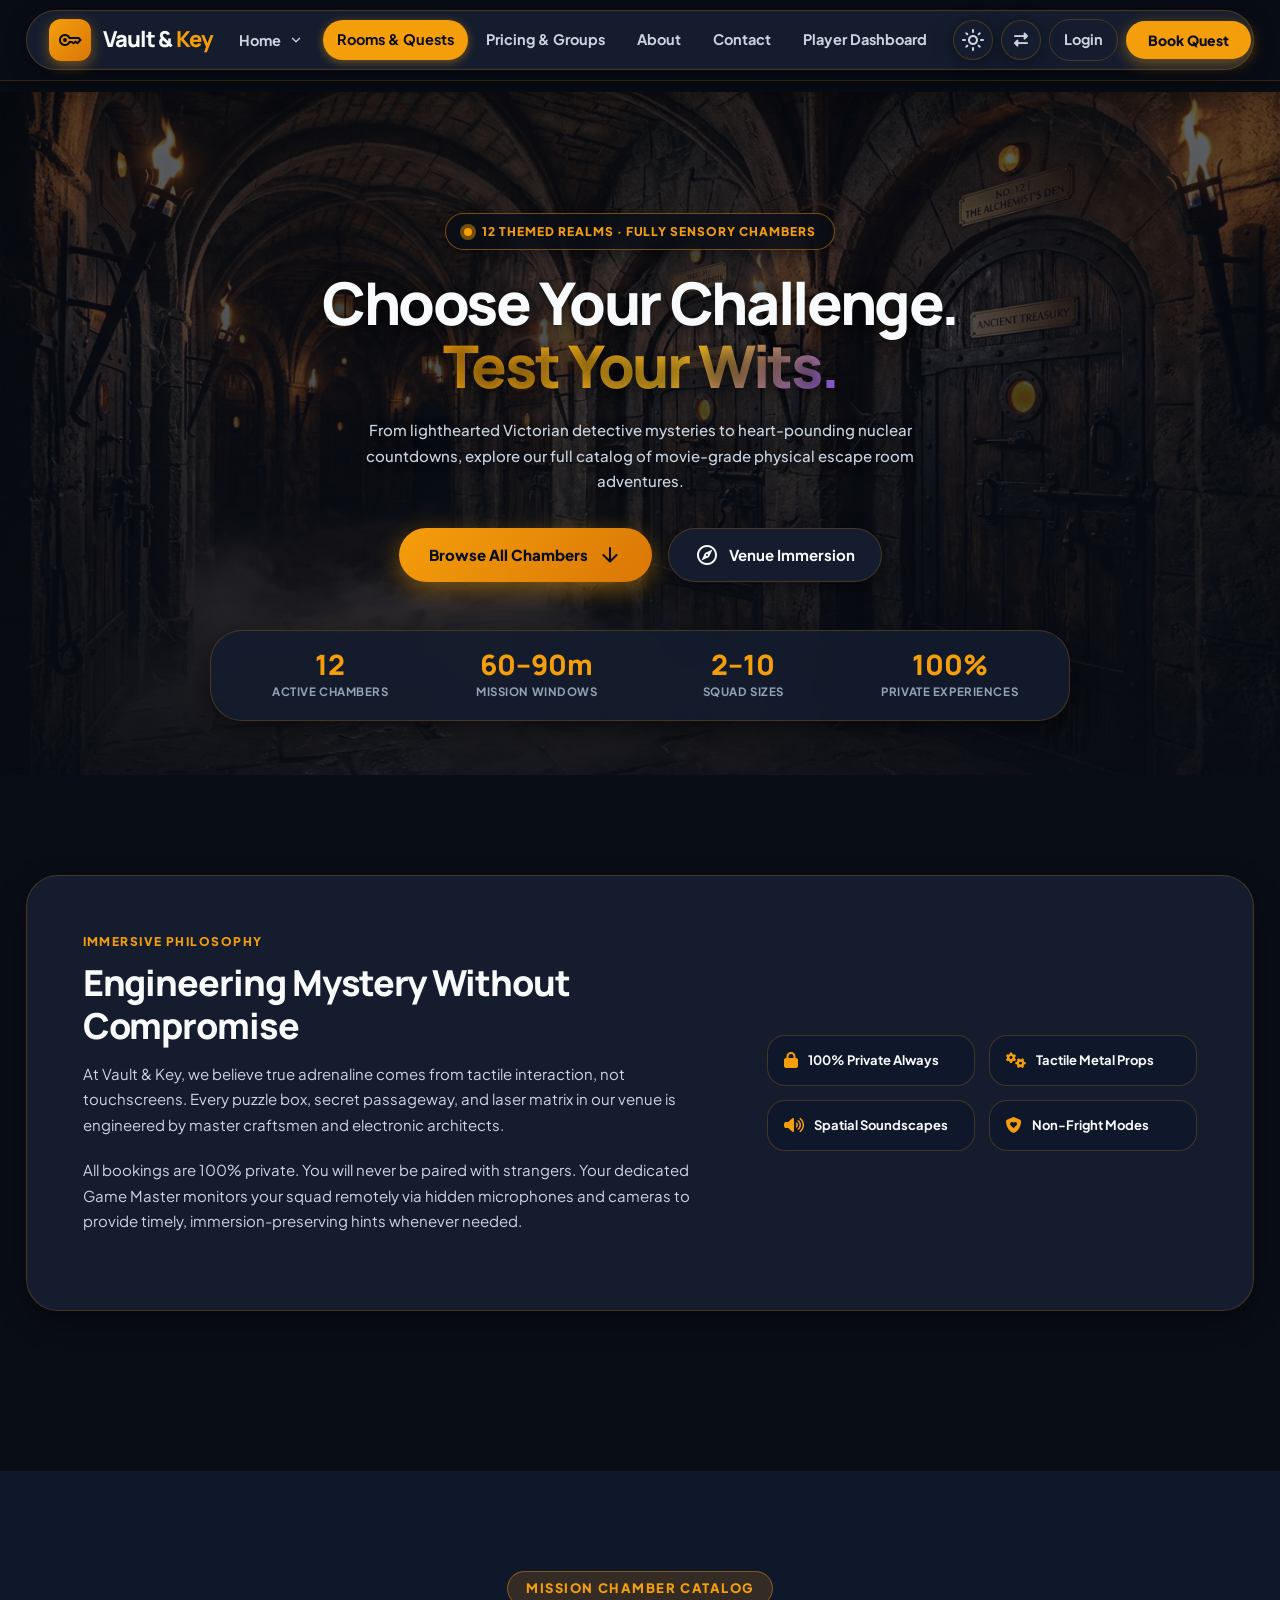
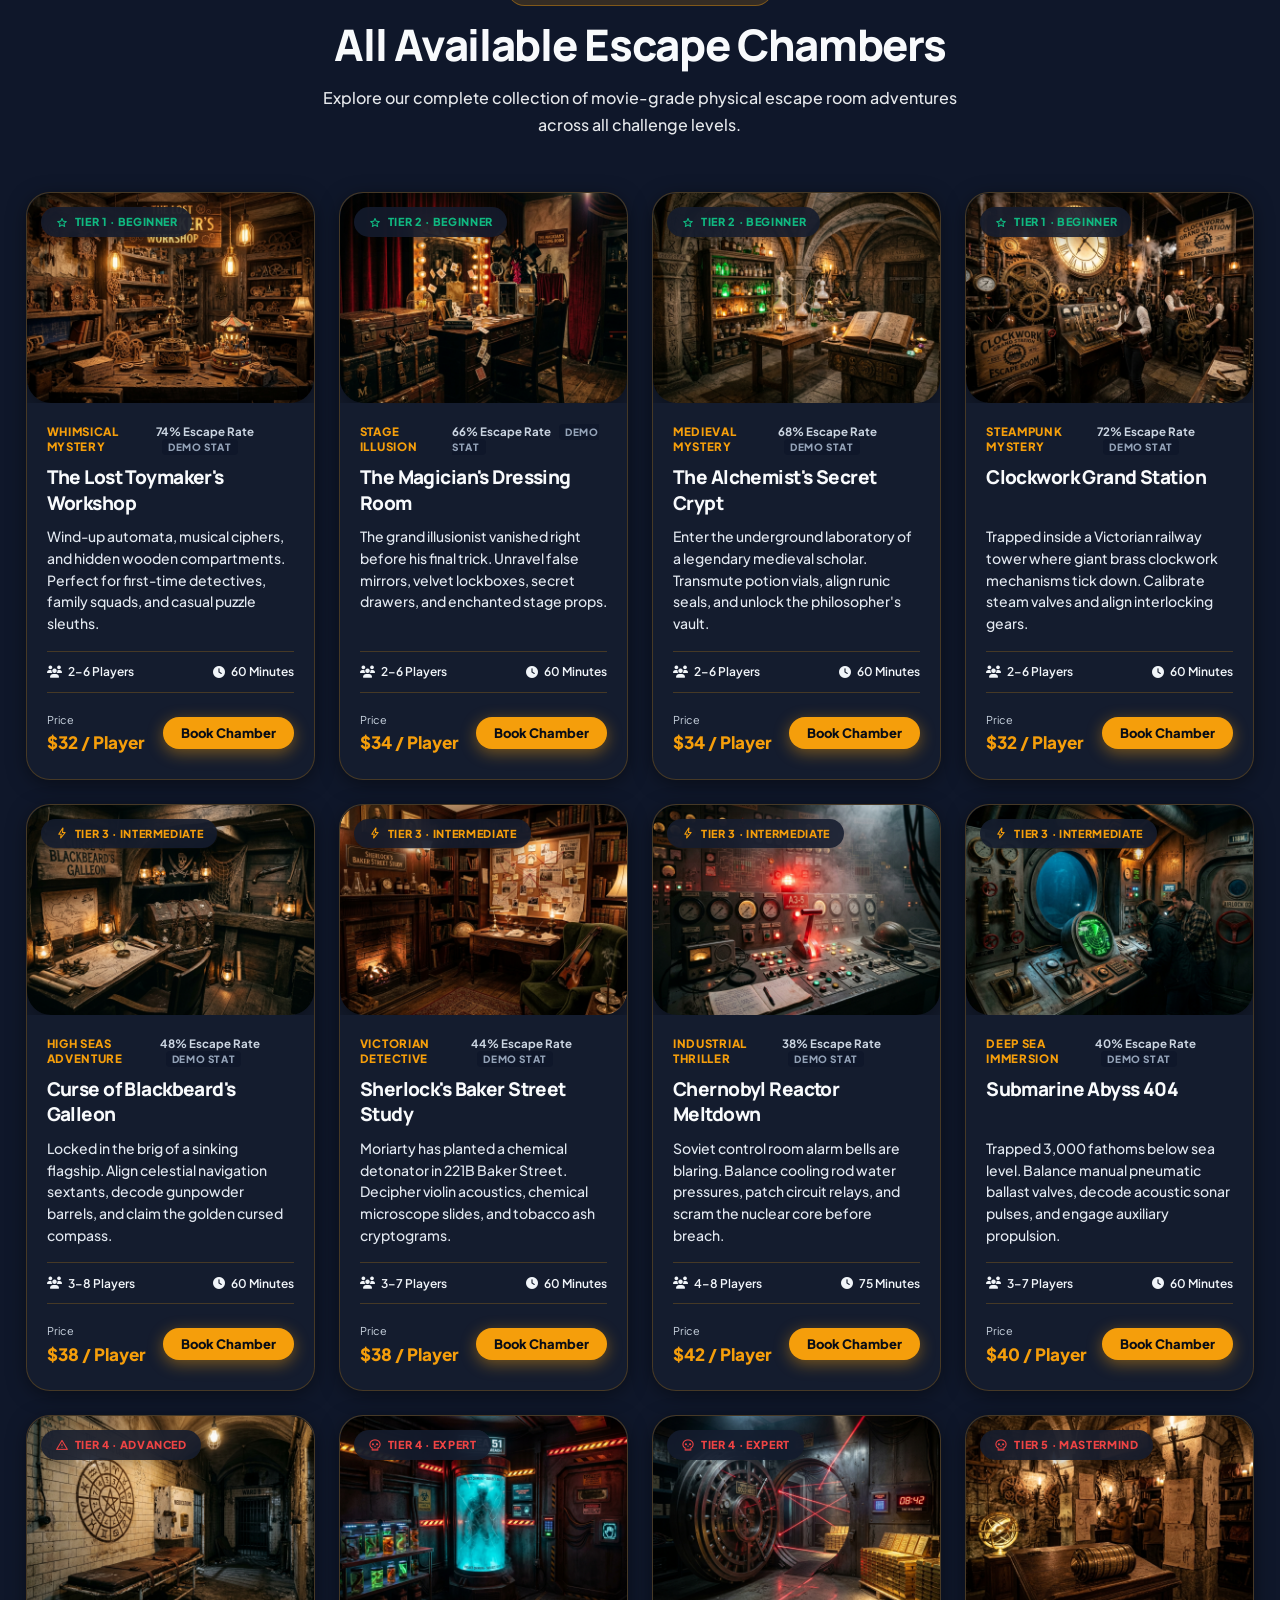
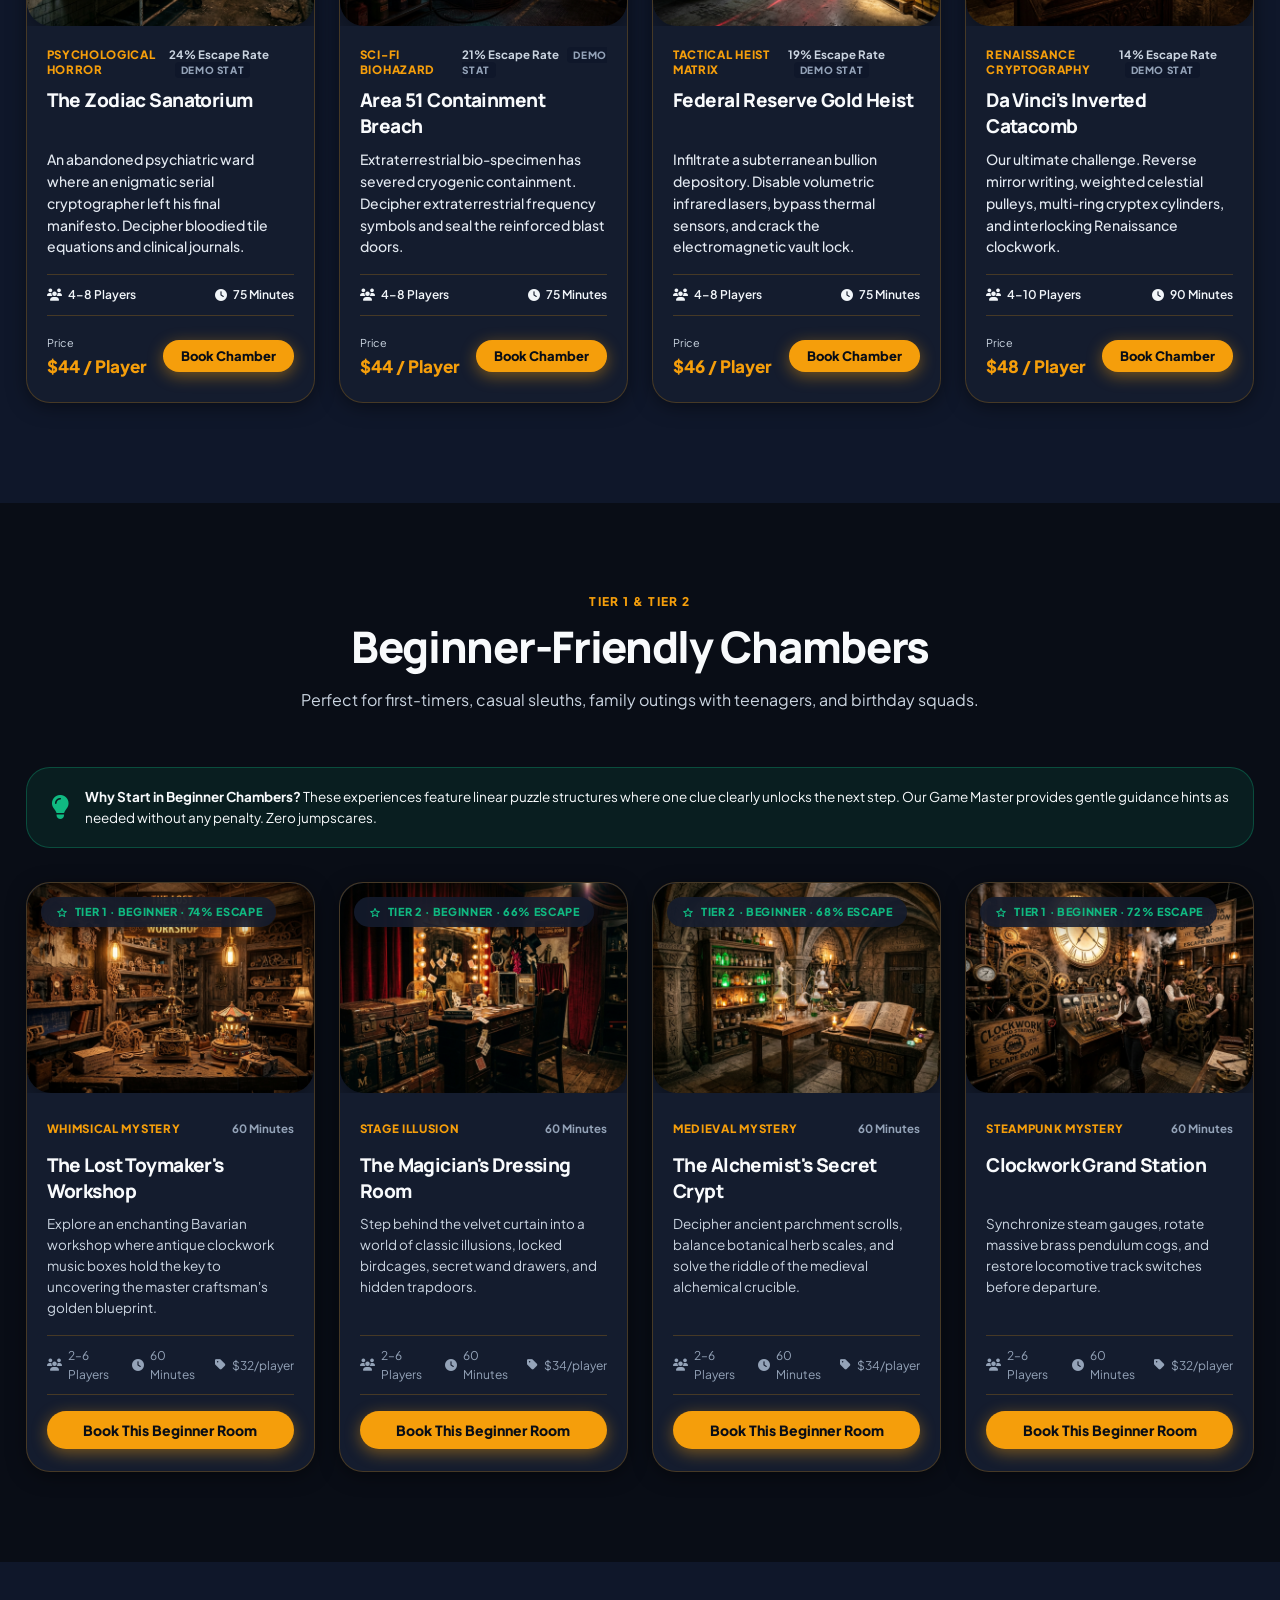
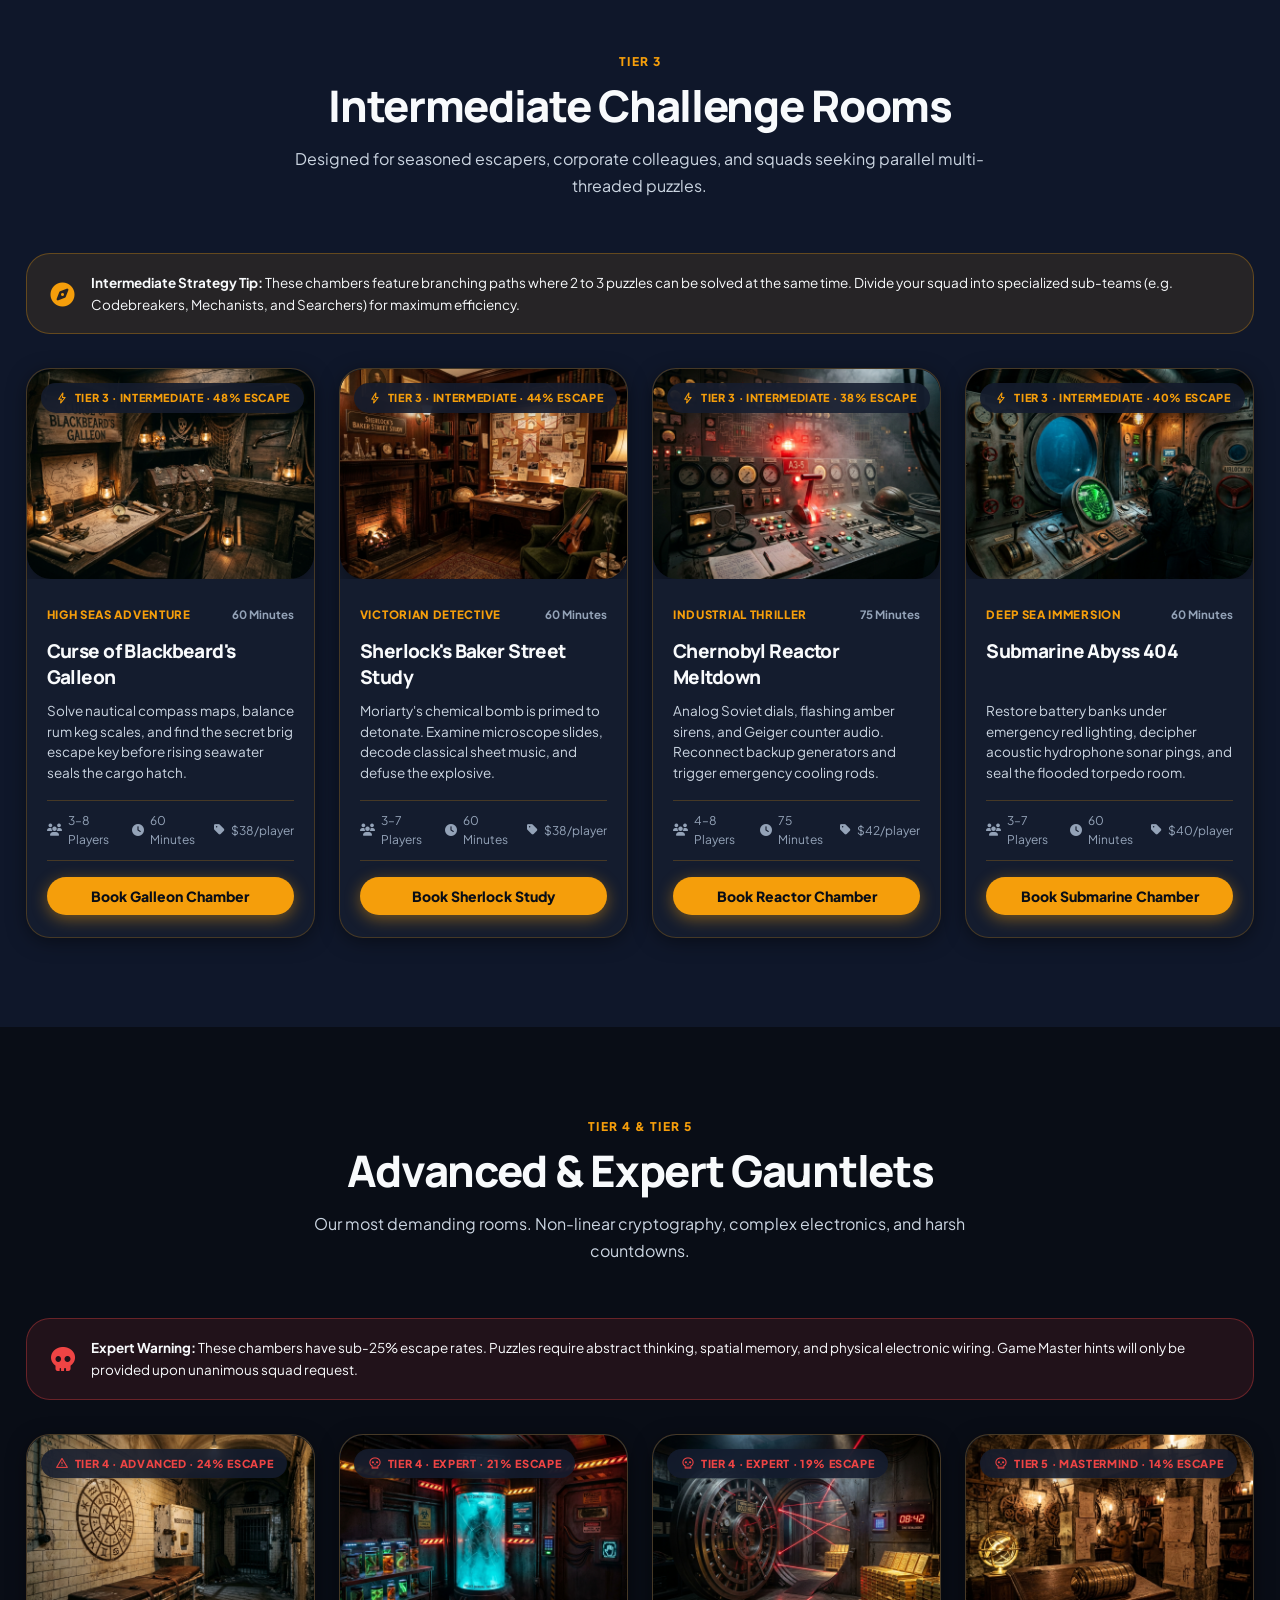
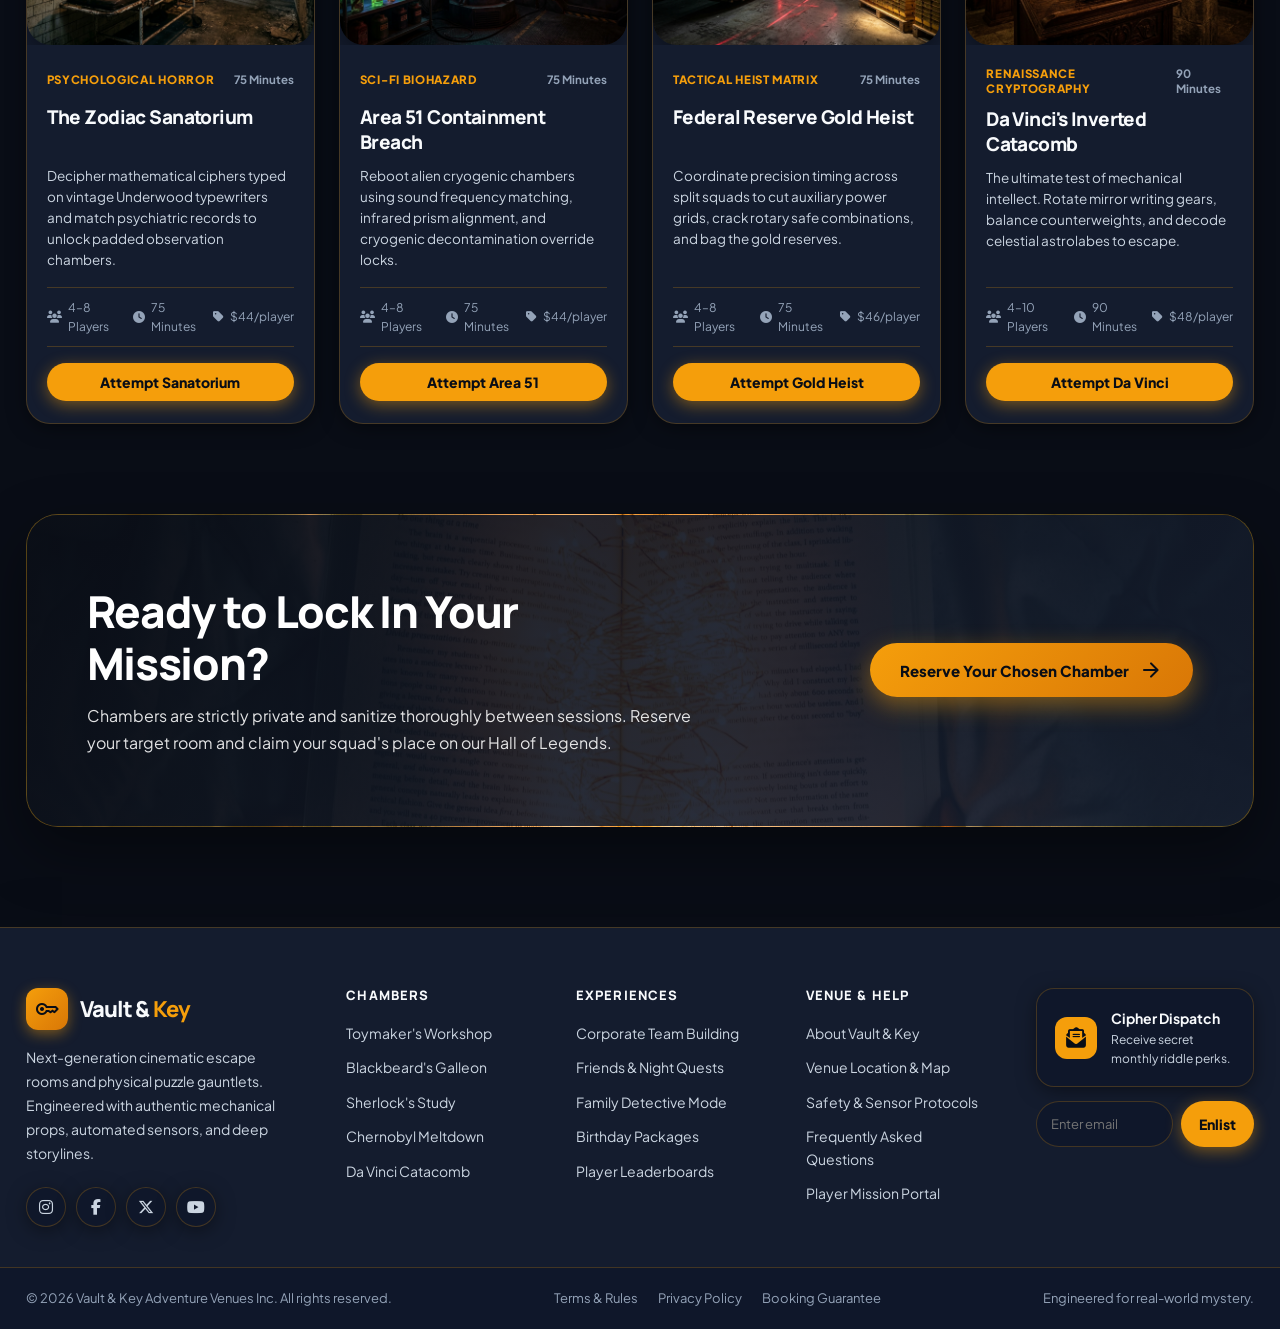
<file: rooms.html>
<!DOCTYPE html>
<html lang="en" dir="ltr" class="dark">
<head>
  <meta charset="UTF-8" />
  <meta name="viewport" content="width=device-width, initial-scale=1.0" />
  <meta
    name="description"
    content="Explore all escape room chambers at Vault & Key across Beginner, Intermediate, and Advanced Expert tiers. Book your private real-world puzzle adventure today."
  />
  <meta name="theme-color" content="#f59e0b" />
  <link rel="icon" type="image/svg+xml" href="assets/images/favicon.svg" />
  <title>Chambers & Quests Catalog | Vault & Key</title>

  <!-- GOOGLE FONTS -->
  <link rel="preconnect" href="https://fonts.googleapis.com" />
  <link rel="preconnect" href="https://fonts.gstatic.com" crossorigin />
  <link
    href="https://fonts.googleapis.com/css2?family=Manrope:wght@600;700;800;900&family=Plus+Jakarta+Sans:wght@400;500;600;700;800&family=Fira+Code:wght@500;700&display=swap"
    rel="stylesheet"
  />

  <!-- ICONS -->
  <link
    href="https://fonts.googleapis.com/css2?family=Material+Symbols+Rounded:opsz,wght,FILL,GRAD@20..48,300..700,0..1,-50..200"
    rel="stylesheet"
  />
  <link
    rel="stylesheet"
    href="https://cdnjs.cloudflare.com/ajax/libs/font-awesome/6.7.2/css/all.min.css"
  />

  <!-- GLOBAL STYLES -->
  <link rel="stylesheet" href="assets/css/main.css" />
</head>

<body>
  <!-- PAGE PRELOADER -->
  <div id="vkPageLoader" class="vk-page-loader" aria-hidden="true">
    <div class="vk-loader-spinner-wrap">
      <div class="vk-loader-vault-ring"></div>
      <div class="vk-loader-vault-ring-inner"></div>
      <div class="vk-loader-core">
        <span class="material-symbols-rounded"> key </span>
      </div>
    </div>
    <div class="vk-loader-text">
      <span class="vk-loader-title">VAULT &amp; KEY</span>
      <span class="vk-loader-subtitle">Deciphering Chamber...</span>
    </div>
  </div>

  <!-- ============================================================
       00. GLOBAL HEADER & FLOATING NAVIGATION
       ============================================================ -->
  <header class="vk-header">
    <div class="vk-container">
      <div class="vk-header-inner">
        <!-- BRAND LOGO -->
        <a href="index.html" class="vk-brand" aria-label="Vault & Key Home">
          <div class="vk-brand-mark">
            <span class="material-symbols-rounded"> key </span>
          </div>
          <div class="vk-brand-name">Vault & <span>Key</span></div>
        </a>

        <!-- DESKTOP NAVBAR -->
        <nav class="vk-nav" aria-label="Main navigation">
          <div class="vk-nav-dropdown">
            <button
              type="button"
              class="vk-nav-link vk-nav-dropdown-trigger"
              data-home-dropdown
              aria-expanded="false"
              aria-haspopup="true"
            >
              <span>Home</span>
              <span class="material-symbols-rounded" style="font-size:18px;"> keyboard_arrow_down </span>
            </button>

            <div class="vk-nav-dropdown-menu" aria-label="Home variations">
              <a href="index.html" class="vk-nav-dropdown-item">
                <div class="vk-dropdown-icon">
                  <span class="material-symbols-rounded"> meeting_room </span>
                </div>
                <span class="vk-dropdown-content">
                  <strong>Home 1 — Signature</strong>
                  <small>Classic Vault Experience</small>
                </span>
              </a>
              <a href="home-2.html" class="vk-nav-dropdown-item">
                <div class="vk-dropdown-icon">
                  <span class="material-symbols-rounded"> radar </span>
                </div>
                <span class="vk-dropdown-content">
                  <strong>Home 2 — Mission Control</strong>
                  <small>Expressive Quest Operations</small>
                </span>
              </a>
            </div>
          </div>

          <a href="rooms.html" class="vk-nav-link is-active">Rooms & Quests</a>
          <a href="pricing.html" class="vk-nav-link">Pricing & Groups</a>
          <a href="about.html" class="vk-nav-link">About</a>
          <a href="contact.html" class="vk-nav-link">Contact</a>
          <a href="dashboard.html" class="vk-nav-link">Player Dashboard</a>
        </nav>

        <!-- HEADER ACTIONS & TOGGLES -->
        <div class="vk-header-actions">
          <button
            type="button"
            class="vk-icon-button"
            data-theme-toggle
            aria-label="Toggle theme"
            title="Toggle Light / Dark"
          >
            <span class="material-symbols-rounded"> light_mode </span>
          </button>

          <button
            type="button"
            class="vk-direction-toggle"
            data-rtl-toggle
            aria-label="Toggle LTR / RTL"
            aria-pressed="false"
            title="Toggle LTR / RTL"
          >
            <i class="fa-solid fa-right-left" style="font-size: 14px;"></i>
          </button>

          <a href="login.html" class="vk-nav-link" style="font-weight:700; border: 1px solid var(--vk-border);">Login</a>
          <button type="button" class="vk-button vk-button-primary" data-modal-open="bookingModalOverlay">
            Book Quest
          </button>

          <!-- MOBILE HAMBURGER BUTTON -->
          <button
            type="button"
            class="vk-icon-button vk-menu-toggle"
            data-menu-toggle
            aria-label="Open navigation menu"
            aria-expanded="false"
          >
            <span class="material-symbols-rounded"> menu </span>
          </button>
        </div>
      </div>

      <!-- MOBILE SLIDE-DOWN DRAWER -->
      <div class="vk-mobile-menu" data-mobile-menu>
        <div class="vk-mobile-menu-inner">
          <div class="vk-mobile-toggles">
            <button type="button" data-theme-toggle aria-label="Toggle theme">
              <span class="material-symbols-rounded"> light_mode </span>
            </button>
            <button type="button" data-rtl-toggle aria-label="Toggle RTL">
              <i class="fa-solid fa-right-left"></i>
            </button>
          </div>

          <div class="vk-mobile-home">
            <button
              type="button"
              class="vk-mobile-home-trigger"
              data-mobile-home-toggle
              aria-expanded="false"
            >
              <span>Home Options</span>
              <span class="material-symbols-rounded"> keyboard_arrow_down </span>
            </button>

            <div class="vk-mobile-home-links">
              <a href="index.html">Home 1 — Signature</a>
              <a href="home-2.html">Home 2 — Mission Control</a>
            </div>
          </div>

          <a href="rooms.html" class="is-current">Rooms & Quests</a>
          <a href="pricing.html">Pricing & Groups</a>
          <a href="about.html">About</a>
          <a href="contact.html">Contact</a>
          <a href="dashboard.html">Player Dashboard</a>

          <div class="vk-mobile-menu-actions">
            <a href="login.html" class="vk-button vk-button-outline">Login</a>
            <button type="button" class="vk-button vk-button-primary" data-modal-open="bookingModalOverlay">
              Book Your Adventure
            </button>
          </div>
        </div>
      </div>
    </div>
  </header>

  <!-- ============================================================
       PAGE MAIN CONTENT
       ============================================================ -->
  <main>
    <!-- ======================================================
         SECTION 1: ROOMS HERO
         ====================================================== -->
    <section class="vk-rooms-hero" id="roomsHero">
      <div class="vk-container">
        <div data-reveal>
          <div class="vk-eyebrow">
            <span class="vk-eyebrow-dot"></span>
            12 Themed Realms · Fully Sensory Chambers
          </div>

          <h1 class="vk-hero-title">
            Choose Your Challenge.
            <br />
            <span class="vk-title-accent">Test Your Wits.</span>
          </h1>

          <p class="vk-hero-desc" style="margin-inline: auto;">
            From lighthearted Victorian detective mysteries to heart-pounding nuclear countdowns, explore our full catalog of movie-grade physical escape room adventures.
          </p>

          <div class="vk-hero-actions" style="justify-content: center;">
            <a href="#roomsCatalog" class="vk-primary-button">
              Browse All Chambers
              <span class="material-symbols-rounded"> arrow_downward </span>
            </a>
            <a href="#adventuresIntro" class="vk-secondary-button">
              <span class="material-symbols-rounded"> explore </span>
              Venue Immersion
            </a>
          </div>

          <!-- STATS TICKER BAR -->
          <div class="vk-stats-ticker">
            <div class="vk-ticker-item">
              <strong>12</strong>
              <small>Active Chambers</small>
            </div>
            <div class="vk-ticker-item">
              <strong>60–90m</strong>
              <small>Mission Windows</small>
            </div>
            <div class="vk-ticker-item">
              <strong>2–10</strong>
              <small>Squad Sizes</small>
            </div>
            <div class="vk-ticker-item">
              <strong>100%</strong>
              <small>Private Experiences</small>
            </div>
          </div>
        </div>
      </div>
    </section>

    <!-- ======================================================
         SECTION 2: INTRODUCTION TO AVAILABLE ADVENTURES
         ====================================================== -->
    <section class="vk-section" id="adventuresIntro">
      <div class="vk-container">
        <div class="vk-intro-card" data-reveal>
          <div class="vk-intro-grid">
            <div class="vk-intro-copy">
              <div class="vk-section-eyebrow">Immersive Philosophy</div>
              <h3>Engineering Mystery Without Compromise</h3>
              <p>
                At Vault & Key, we believe true adrenaline comes from tactile interaction, not touchscreens. Every puzzle box, secret passageway, and laser matrix in our venue is engineered by master craftsmen and electronic architects.
              </p>
              <p>
                All bookings are 100% private. You will never be paired with strangers. Your dedicated Game Master monitors your squad remotely via hidden microphones and cameras to provide timely, immersion-preserving hints whenever needed.
              </p>
            </div>

            <div class="vk-intro-features">
              <div class="vk-intro-feature-pill">
                <i class="fa-solid fa-lock"></i>
                <span>100% Private Always</span>
              </div>
              <div class="vk-intro-feature-pill">
                <i class="fa-solid fa-gears"></i>
                <span>Tactile Metal Props</span>
              </div>
              <div class="vk-intro-feature-pill">
                <i class="fa-solid fa-volume-high"></i>
                <span>Spatial Soundscapes</span>
              </div>
              <div class="vk-intro-feature-pill">
                <i class="fa-solid fa-shield-heart"></i>
                <span>Non-Fright Modes</span>
              </div>
            </div>
          </div>
        </div>
      </div>
    </section>

    <!-- ======================================================
         SECTION 3: ROOM CARDS ORGANIZED BY DIFFICULTY (Interactive Catalog)
         ====================================================== -->
    <section class="vk-section" id="roomsCatalog" style="background: var(--vk-bg-subtle);">
      <div class="vk-container">
        <div class="vk-section-heading" data-reveal>
          <div class="vk-section-eyebrow">Mission Chamber Catalog</div>
          <h2 class="vk-section-title">All Available Escape Chambers</h2>
          <p class="vk-section-desc">
            Explore our complete collection of movie-grade physical escape room adventures across all challenge levels.
          </p>
        </div>

        <!-- FULL CATALOG GRID (12 CHAMBERS · 4 PER FILTER ROW) -->
        <div class="vk-rooms-grid" id="catalogGrid">
          <!-- THE LOST TOYMAKER'S WORKSHOP (BEGINNER) -->
          <article class="vk-room-card" data-diff="beginner" data-reveal>
            <div class="vk-room-image">
              <img src="assets/images/chamber_toymaker_new.jpg" alt="The Lost Toymaker's Workshop" loading="lazy" />
              <span class="vk-difficulty-pill" style="--diff-color: #10b981;">
                <span class="material-symbols-rounded" style="font-size:14px;"> star </span>
                Tier 1 · Beginner
              </span>
            </div>
            <div class="vk-room-content">
              <div class="vk-room-header">
                <span class="vk-room-genre">Whimsical Mystery</span>
                <span class="vk-room-rate">74% Escape Rate <span class="vk-demo-badge">Demo Stat</span></span>
              </div>
              <h3>The Lost Toymaker's Workshop</h3>
              <p>Wind-up automata, musical ciphers, and hidden wooden compartments. Perfect for first-time detectives, family squads, and casual puzzle sleuths.</p>
              <div class="vk-room-specs">
                <span class="vk-spec-item"><i class="fa-solid fa-users"></i> 2–6 Players</span>
                <span class="vk-spec-item"><i class="fa-solid fa-clock"></i> 60 Minutes</span>
              </div>
              <div class="vk-room-footer">
                <div class="vk-room-price">
                  <small>Price</small>
                  <strong>$32 / Player</strong>
                </div>
                <button type="button" class="vk-button vk-button-primary" data-book-room="toymaker" style="padding: 8px 18px; font-size: 13px;">
                  Book Chamber
                </button>
              </div>
            </div>
          </article>

          <!-- THE MAGICIAN'S DRESSING ROOM (BEGINNER) -->
          <article class="vk-room-card" data-diff="beginner" data-reveal>
            <div class="vk-room-image">
              <img src="assets/images/chamber_magician_new.jpg" alt="The Magician's Dressing Room" loading="lazy" />
              <span class="vk-difficulty-pill" style="--diff-color: #10b981;">
                <span class="material-symbols-rounded" style="font-size:14px;"> star </span>
                Tier 2 · Beginner
              </span>
            </div>
            <div class="vk-room-content">
              <div class="vk-room-header">
                <span class="vk-room-genre">Stage Illusion</span>
                <span class="vk-room-rate">66% Escape Rate <span class="vk-demo-badge">Demo Stat</span></span>
              </div>
              <h3>The Magician's Dressing Room</h3>
              <p>The grand illusionist vanished right before his final trick. Unravel false mirrors, velvet lockboxes, secret drawers, and enchanted stage props.</p>
              <div class="vk-room-specs">
                <span class="vk-spec-item"><i class="fa-solid fa-users"></i> 2–6 Players</span>
                <span class="vk-spec-item"><i class="fa-solid fa-clock"></i> 60 Minutes</span>
              </div>
              <div class="vk-room-footer">
                <div class="vk-room-price">
                  <small>Price</small>
                  <strong>$34 / Player</strong>
                </div>
                <button type="button" class="vk-button vk-button-primary" data-book-room="magician" style="padding: 8px 18px; font-size: 13px;">
                  Book Chamber
                </button>
              </div>
            </div>
          </article>

          <!-- THE ALCHEMIST'S SECRET CRYPT (BEGINNER) -->
          <article class="vk-room-card" data-diff="beginner" data-reveal>
            <div class="vk-room-image">
              <img src="assets/images/chamber_crypt_new.jpg" alt="The Alchemist's Secret Crypt" loading="lazy" />
              <span class="vk-difficulty-pill" style="--diff-color: #10b981;">
                <span class="material-symbols-rounded" style="font-size:14px;"> star </span>
                Tier 2 · Beginner
              </span>
            </div>
            <div class="vk-room-content">
              <div class="vk-room-header">
                <span class="vk-room-genre">Medieval Mystery</span>
                <span class="vk-room-rate">68% Escape Rate <span class="vk-demo-badge">Demo Stat</span></span>
              </div>
              <h3>The Alchemist's Secret Crypt</h3>
              <p>Enter the underground laboratory of a legendary medieval scholar. Transmute potion vials, align runic seals, and unlock the philosopher's vault.</p>
              <div class="vk-room-specs">
                <span class="vk-spec-item"><i class="fa-solid fa-users"></i> 2–6 Players</span>
                <span class="vk-spec-item"><i class="fa-solid fa-clock"></i> 60 Minutes</span>
              </div>
              <div class="vk-room-footer">
                <div class="vk-room-price">
                  <small>Price</small>
                  <strong>$34 / Player</strong>
                </div>
                <button type="button" class="vk-button vk-button-primary" data-book-room="crypt" style="padding: 8px 18px; font-size: 13px;">
                  Book Chamber
                </button>
              </div>
            </div>
          </article>

          <!-- CLOCKWORK GRAND STATION (BEGINNER) -->
          <article class="vk-room-card" data-diff="beginner" data-reveal>
            <div class="vk-room-image">
              <img src="assets/images/chamber_clockwork_new.jpg" alt="Clockwork Grand Station" loading="lazy" />
              <span class="vk-difficulty-pill" style="--diff-color: #10b981;">
                <span class="material-symbols-rounded" style="font-size:14px;"> star </span>
                Tier 1 · Beginner
              </span>
            </div>
            <div class="vk-room-content">
              <div class="vk-room-header">
                <span class="vk-room-genre">Steampunk Mystery</span>
                <span class="vk-room-rate">72% Escape Rate <span class="vk-demo-badge">Demo Stat</span></span>
              </div>
              <h3>Clockwork Grand Station</h3>
              <p>Trapped inside a Victorian railway tower where giant brass clockwork mechanisms tick down. Calibrate steam valves and align interlocking gears.</p>
              <div class="vk-room-specs">
                <span class="vk-spec-item"><i class="fa-solid fa-users"></i> 2–6 Players</span>
                <span class="vk-spec-item"><i class="fa-solid fa-clock"></i> 60 Minutes</span>
              </div>
              <div class="vk-room-footer">
                <div class="vk-room-price">
                  <small>Price</small>
                  <strong>$32 / Player</strong>
                </div>
                <button type="button" class="vk-button vk-button-primary" data-book-room="clockwork" style="padding: 8px 18px; font-size: 13px;">
                  Book Chamber
                </button>
              </div>
            </div>
          </article>

          <!-- CURSE OF BLACKBEARD'S GALLEON (INTERMEDIATE) -->
          <article class="vk-room-card" data-diff="intermediate" data-reveal>
            <div class="vk-room-image">
              <img src="assets/images/chamber_pirate_new.jpg" alt="Curse of Blackbeard's Galleon" loading="lazy" />
              <span class="vk-difficulty-pill" style="--diff-color: #f59e0b;">
                <span class="material-symbols-rounded" style="font-size:14px;"> bolt </span>
                Tier 3 · Intermediate
              </span>
            </div>
            <div class="vk-room-content">
              <div class="vk-room-header">
                <span class="vk-room-genre">High Seas Adventure</span>
                <span class="vk-room-rate">48% Escape Rate <span class="vk-demo-badge">Demo Stat</span></span>
              </div>
              <h3>Curse of Blackbeard's Galleon</h3>
              <p>Locked in the brig of a sinking flagship. Align celestial navigation sextants, decode gunpowder barrels, and claim the golden cursed compass.</p>
              <div class="vk-room-specs">
                <span class="vk-spec-item"><i class="fa-solid fa-users"></i> 3–8 Players</span>
                <span class="vk-spec-item"><i class="fa-solid fa-clock"></i> 60 Minutes</span>
              </div>
              <div class="vk-room-footer">
                <div class="vk-room-price">
                  <small>Price</small>
                  <strong>$38 / Player</strong>
                </div>
                <button type="button" class="vk-button vk-button-primary" data-book-room="pirate" style="padding: 8px 18px; font-size: 13px;">
                  Book Chamber
                </button>
              </div>
            </div>
          </article>

          <!-- SHERLOCK'S BAKER STREET STUDY (INTERMEDIATE) -->
          <article class="vk-room-card" data-diff="intermediate" data-reveal>
            <div class="vk-room-image">
              <img src="assets/images/chamber_sherlock_new.jpg" alt="Sherlock's Baker Street Study" loading="lazy" />
              <span class="vk-difficulty-pill" style="--diff-color: #f59e0b;">
                <span class="material-symbols-rounded" style="font-size:14px;"> bolt </span>
                Tier 3 · Intermediate
              </span>
            </div>
            <div class="vk-room-content">
              <div class="vk-room-header">
                <span class="vk-room-genre">Victorian Detective</span>
                <span class="vk-room-rate">44% Escape Rate <span class="vk-demo-badge">Demo Stat</span></span>
              </div>
              <h3>Sherlock's Baker Street Study</h3>
              <p>Moriarty has planted a chemical detonator in 221B Baker Street. Decipher violin acoustics, chemical microscope slides, and tobacco ash cryptograms.</p>
              <div class="vk-room-specs">
                <span class="vk-spec-item"><i class="fa-solid fa-users"></i> 3–7 Players</span>
                <span class="vk-spec-item"><i class="fa-solid fa-clock"></i> 60 Minutes</span>
              </div>
              <div class="vk-room-footer">
                <div class="vk-room-price">
                  <small>Price</small>
                  <strong>$38 / Player</strong>
                </div>
                <button type="button" class="vk-button vk-button-primary" data-book-room="sherlock" style="padding: 8px 18px; font-size: 13px;">
                  Book Chamber
                </button>
              </div>
            </div>
          </article>

          <!-- CHERNOBYL REACTOR MELTDOWN (INTERMEDIATE) -->
          <article class="vk-room-card" data-diff="intermediate" data-reveal>
            <div class="vk-room-image">
              <img src="assets/images/chamber_chernobyl_new.jpg" alt="Chernobyl Reactor Meltdown" loading="lazy" />
              <span class="vk-difficulty-pill" style="--diff-color: #f59e0b;">
                <span class="material-symbols-rounded" style="font-size:14px;"> bolt </span>
                Tier 3 · Intermediate
              </span>
            </div>
            <div class="vk-room-content">
              <div class="vk-room-header">
                <span class="vk-room-genre">Industrial Thriller</span>
                <span class="vk-room-rate">38% Escape Rate <span class="vk-demo-badge">Demo Stat</span></span>
              </div>
              <h3>Chernobyl Reactor Meltdown</h3>
              <p>Soviet control room alarm bells are blaring. Balance cooling rod water pressures, patch circuit relays, and scram the nuclear core before breach.</p>
              <div class="vk-room-specs">
                <span class="vk-spec-item"><i class="fa-solid fa-users"></i> 4–8 Players</span>
                <span class="vk-spec-item"><i class="fa-solid fa-clock"></i> 75 Minutes</span>
              </div>
              <div class="vk-room-footer">
                <div class="vk-room-price">
                  <small>Price</small>
                  <strong>$42 / Player</strong>
                </div>
                <button type="button" class="vk-button vk-button-primary" data-book-room="chernobyl" style="padding: 8px 18px; font-size: 13px;">
                  Book Chamber
                </button>
              </div>
            </div>
          </article>

          <!-- SUBMARINE ABYSS 404 (INTERMEDIATE) -->
          <article class="vk-room-card" data-diff="intermediate" data-reveal>
            <div class="vk-room-image">
              <img src="assets/images/chamber_submarine_new.jpg" alt="Submarine Abyss 404" loading="lazy" />
              <span class="vk-difficulty-pill" style="--diff-color: #f59e0b;">
                <span class="material-symbols-rounded" style="font-size:14px;"> bolt </span>
                Tier 3 · Intermediate
              </span>
            </div>
            <div class="vk-room-content">
              <div class="vk-room-header">
                <span class="vk-room-genre">Deep Sea Immersion</span>
                <span class="vk-room-rate">40% Escape Rate <span class="vk-demo-badge">Demo Stat</span></span>
              </div>
              <h3>Submarine Abyss 404</h3>
              <p>Trapped 3,000 fathoms below sea level. Balance manual pneumatic ballast valves, decode acoustic sonar pulses, and engage auxiliary propulsion.</p>
              <div class="vk-room-specs">
                <span class="vk-spec-item"><i class="fa-solid fa-users"></i> 3–7 Players</span>
                <span class="vk-spec-item"><i class="fa-solid fa-clock"></i> 60 Minutes</span>
              </div>
              <div class="vk-room-footer">
                <div class="vk-room-price">
                  <small>Price</small>
                  <strong>$40 / Player</strong>
                </div>
                <button type="button" class="vk-button vk-button-primary" data-book-room="submarine" style="padding: 8px 18px; font-size: 13px;">
                  Book Chamber
                </button>
              </div>
            </div>
          </article>

          <!-- THE ZODIAC SANATORIUM (EXPERT) -->
          <article class="vk-room-card" data-diff="expert" data-reveal>
            <div class="vk-room-image">
              <img src="assets/images/chamber_sanatorium_new.jpg" alt="The Zodiac Sanatorium" loading="lazy" />
              <span class="vk-difficulty-pill" style="--diff-color: #ef4444;">
                <span class="material-symbols-rounded" style="font-size:14px;"> warning </span>
                Tier 4 · Advanced
              </span>
            </div>
            <div class="vk-room-content">
              <div class="vk-room-header">
                <span class="vk-room-genre">Psychological Horror</span>
                <span class="vk-room-rate">24% Escape Rate <span class="vk-demo-badge">Demo Stat</span></span>
              </div>
              <h3>The Zodiac Sanatorium</h3>
              <p>An abandoned psychiatric ward where an enigmatic serial cryptographer left his final manifesto. Decipher bloodied tile equations and clinical journals.</p>
              <div class="vk-room-specs">
                <span class="vk-spec-item"><i class="fa-solid fa-users"></i> 4–8 Players</span>
                <span class="vk-spec-item"><i class="fa-solid fa-clock"></i> 75 Minutes</span>
              </div>
              <div class="vk-room-footer">
                <div class="vk-room-price">
                  <small>Price</small>
                  <strong>$44 / Player</strong>
                </div>
                <button type="button" class="vk-button vk-button-primary" data-book-room="sanatorium" style="padding: 8px 18px; font-size: 13px;">
                  Book Chamber
                </button>
              </div>
            </div>
          </article>

          <!-- AREA 51 CONTAINMENT BREACH (EXPERT) -->
          <article class="vk-room-card" data-diff="expert" data-reveal>
            <div class="vk-room-image">
              <img src="assets/images/chamber_area51_new.jpg" alt="Area 51 Containment Breach" loading="lazy" />
              <span class="vk-difficulty-pill" style="--diff-color: #ef4444;">
                <span class="material-symbols-rounded" style="font-size:14px;"> skull </span>
                Tier 4 · Expert
              </span>
            </div>
            <div class="vk-room-content">
              <div class="vk-room-header">
                <span class="vk-room-genre">Sci-Fi Biohazard</span>
                <span class="vk-room-rate">21% Escape Rate <span class="vk-demo-badge">Demo Stat</span></span>
              </div>
              <h3>Area 51 Containment Breach</h3>
              <p>Extraterrestrial bio-specimen has severed cryogenic containment. Decipher extraterrestrial frequency symbols and seal the reinforced blast doors.</p>
              <div class="vk-room-specs">
                <span class="vk-spec-item"><i class="fa-solid fa-users"></i> 4–8 Players</span>
                <span class="vk-spec-item"><i class="fa-solid fa-clock"></i> 75 Minutes</span>
              </div>
              <div class="vk-room-footer">
                <div class="vk-room-price">
                  <small>Price</small>
                  <strong>$44 / Player</strong>
                </div>
                <button type="button" class="vk-button vk-button-primary" data-book-room="area51" style="padding: 8px 18px; font-size: 13px;">
                  Book Chamber
                </button>
              </div>
            </div>
          </article>

          <!-- FEDERAL RESERVE GOLD HEIST (EXPERT) -->
          <article class="vk-room-card" data-diff="expert" data-reveal>
            <div class="vk-room-image">
              <img src="assets/images/chamber_goldheist_new.jpg" alt="Federal Reserve Gold Heist" loading="lazy" />
              <span class="vk-difficulty-pill" style="--diff-color: #ef4444;">
                <span class="material-symbols-rounded" style="font-size:14px;"> skull </span>
                Tier 4 · Expert
              </span>
            </div>
            <div class="vk-room-content">
              <div class="vk-room-header">
                <span class="vk-room-genre">Tactical Heist Matrix</span>
                <span class="vk-room-rate">19% Escape Rate <span class="vk-demo-badge">Demo Stat</span></span>
              </div>
              <h3>Federal Reserve Gold Heist</h3>
              <p>Infiltrate a subterranean bullion depository. Disable volumetric infrared lasers, bypass thermal sensors, and crack the electromagnetic vault lock.</p>
              <div class="vk-room-specs">
                <span class="vk-spec-item"><i class="fa-solid fa-users"></i> 4–8 Players</span>
                <span class="vk-spec-item"><i class="fa-solid fa-clock"></i> 75 Minutes</span>
              </div>
              <div class="vk-room-footer">
                <div class="vk-room-price">
                  <small>Price</small>
                  <strong>$46 / Player</strong>
                </div>
                <button type="button" class="vk-button vk-button-primary" data-book-room="bank" style="padding: 8px 18px; font-size: 13px;">
                  Book Chamber
                </button>
              </div>
            </div>
          </article>

          <!-- DA VINCI'S INVERTED CATACOMB (EXPERT) -->
          <article class="vk-room-card" data-diff="expert" data-reveal>
            <div class="vk-room-image">
              <img src="assets/images/chamber_davinci_new.jpg" alt="Da Vinci's Inverted Catacomb" loading="lazy" />
              <span class="vk-difficulty-pill" style="--diff-color: #ef4444;">
                <span class="material-symbols-rounded" style="font-size:14px;"> skull </span>
                Tier 5 · Mastermind
              </span>
            </div>
            <div class="vk-room-content">
              <div class="vk-room-header">
                <span class="vk-room-genre">Renaissance Cryptography</span>
                <span class="vk-room-rate">14% Escape Rate <span class="vk-demo-badge">Demo Stat</span></span>
              </div>
              <h3>Da Vinci's Inverted Catacomb</h3>
              <p>Our ultimate challenge. Reverse mirror writing, weighted celestial pulleys, multi-ring cryptex cylinders, and interlocking Renaissance clockwork.</p>
              <div class="vk-room-specs">
                <span class="vk-spec-item"><i class="fa-solid fa-users"></i> 4–10 Players</span>
                <span class="vk-spec-item"><i class="fa-solid fa-clock"></i> 90 Minutes</span>
              </div>
              <div class="vk-room-footer">
                <div class="vk-room-price">
                  <small>Price</small>
                  <strong>$48 / Player</strong>
                </div>
                <button type="button" class="vk-button vk-button-primary" data-book-room="davinci" style="padding: 8px 18px; font-size: 13px;">
                  Book Chamber
                </button>
              </div>
            </div>
          </article>
        </div>
      </div>
    </section>

    <!-- ======================================================
         SECTION 4: BEGINNER-FRIENDLY ROOMS (4 CHAMBERS)
         ====================================================== -->
    <section class="vk-difficulty-section" id="beginnerRooms">
      <div class="vk-container">
        <div class="vk-section-heading" data-reveal>
          <div class="vk-section-eyebrow">Tier 1 & Tier 2</div>
          <h2 class="vk-section-title">Beginner-Friendly Chambers</h2>
          <p class="vk-section-desc">
            Perfect for first-timers, casual sleuths, family outings with teenagers, and birthday squads.
          </p>
        </div>

        <!-- HELPER TIP BANNER -->
        <div class="vk-tip-banner" data-reveal style="--tip-bg: rgba(16, 185, 129, 0.1); --tip-border: rgba(16, 185, 129, 0.3); --tip-color: #10b981;">
          <i class="fa-solid fa-lightbulb"></i>
          <div>
            <strong>Why Start in Beginner Chambers?</strong>
            These experiences feature linear puzzle structures where one clue clearly unlocks the next step. Our Game Master provides gentle guidance hints as needed without any penalty. Zero jumpscares.
          </div>
        </div>

        <div class="vk-rooms-grid">
          <article class="vk-room-card" data-reveal>
            <div class="vk-room-image">
              <img src="assets/images/chamber_toymaker_new.jpg" alt="The Lost Toymaker's Workshop" loading="lazy" />
              <span class="vk-difficulty-pill" style="--diff-color: #10b981;">
                <span class="material-symbols-rounded" style="font-size:14px;"> star </span>
                Tier 1 · Beginner · 74% Escape
              </span>
            </div>
            <div class="vk-room-content">
              <div class="vk-room-header">
                <span class="vk-room-genre">Whimsical Mystery</span>
                <span class="vk-room-rate">60 Minutes</span>
              </div>
              <h3>The Lost Toymaker's Workshop</h3>
              <p>Explore an enchanting Bavarian workshop where antique clockwork music boxes hold the key to uncovering the master craftsman's golden blueprint.</p>
              <div class="vk-room-specs">
                <span class="vk-spec-item"><i class="fa-solid fa-users"></i> 2–6 Players</span>
                <span class="vk-spec-item"><i class="fa-solid fa-clock"></i> 60 Minutes</span>
                <span class="vk-spec-item"><i class="fa-solid fa-tag"></i> $32/player</span>
              </div>
              <button type="button" class="vk-button vk-button-primary" data-book-room="toymaker" style="width: 100%;">
                Book This Beginner Room
              </button>
            </div>
          </article>

          <article class="vk-room-card" data-reveal>
            <div class="vk-room-image">
              <img src="assets/images/chamber_magician_new.jpg" alt="The Magician's Dressing Room" loading="lazy" />
              <span class="vk-difficulty-pill" style="--diff-color: #10b981;">
                <span class="material-symbols-rounded" style="font-size:14px;"> star </span>
                Tier 2 · Beginner · 66% Escape
              </span>
            </div>
            <div class="vk-room-content">
              <div class="vk-room-header">
                <span class="vk-room-genre">Stage Illusion</span>
                <span class="vk-room-rate">60 Minutes</span>
              </div>
              <h3>The Magician's Dressing Room</h3>
              <p>Step behind the velvet curtain into a world of classic illusions, locked birdcages, secret wand drawers, and hidden trapdoors.</p>
              <div class="vk-room-specs">
                <span class="vk-spec-item"><i class="fa-solid fa-users"></i> 2–6 Players</span>
                <span class="vk-spec-item"><i class="fa-solid fa-clock"></i> 60 Minutes</span>
                <span class="vk-spec-item"><i class="fa-solid fa-tag"></i> $34/player</span>
              </div>
              <button type="button" class="vk-button vk-button-primary" data-book-room="magician" style="width: 100%;">
                Book This Beginner Room
              </button>
            </div>
          </article>

          <article class="vk-room-card" data-reveal>
            <div class="vk-room-image">
              <img src="assets/images/chamber_crypt_new.jpg" alt="The Alchemist's Secret Crypt" loading="lazy" />
              <span class="vk-difficulty-pill" style="--diff-color: #10b981;">
                <span class="material-symbols-rounded" style="font-size:14px;"> star </span>
                Tier 2 · Beginner · 68% Escape
              </span>
            </div>
            <div class="vk-room-content">
              <div class="vk-room-header">
                <span class="vk-room-genre">Medieval Mystery</span>
                <span class="vk-room-rate">60 Minutes</span>
              </div>
              <h3>The Alchemist's Secret Crypt</h3>
              <p>Decipher ancient parchment scrolls, balance botanical herb scales, and solve the riddle of the medieval alchemical crucible.</p>
              <div class="vk-room-specs">
                <span class="vk-spec-item"><i class="fa-solid fa-users"></i> 2–6 Players</span>
                <span class="vk-spec-item"><i class="fa-solid fa-clock"></i> 60 Minutes</span>
                <span class="vk-spec-item"><i class="fa-solid fa-tag"></i> $34/player</span>
              </div>
              <button type="button" class="vk-button vk-button-primary" data-book-room="crypt" style="width: 100%;">
                Book This Beginner Room
              </button>
            </div>
          </article>

          <article class="vk-room-card" data-reveal>
            <div class="vk-room-image">
              <img src="assets/images/chamber_clockwork_new.jpg" alt="Clockwork Grand Station" loading="lazy" />
              <span class="vk-difficulty-pill" style="--diff-color: #10b981;">
                <span class="material-symbols-rounded" style="font-size:14px;"> star </span>
                Tier 1 · Beginner · 72% Escape
              </span>
            </div>
            <div class="vk-room-content">
              <div class="vk-room-header">
                <span class="vk-room-genre">Steampunk Mystery</span>
                <span class="vk-room-rate">60 Minutes</span>
              </div>
              <h3>Clockwork Grand Station</h3>
              <p>Synchronize steam gauges, rotate massive brass pendulum cogs, and restore locomotive track switches before departure.</p>
              <div class="vk-room-specs">
                <span class="vk-spec-item"><i class="fa-solid fa-users"></i> 2–6 Players</span>
                <span class="vk-spec-item"><i class="fa-solid fa-clock"></i> 60 Minutes</span>
                <span class="vk-spec-item"><i class="fa-solid fa-tag"></i> $32/player</span>
              </div>
              <button type="button" class="vk-button vk-button-primary" data-book-room="clockwork" style="width: 100%;">
                Book This Beginner Room
              </button>
            </div>
          </article>
        </div>
      </div>
    </section>

    <!-- ======================================================
         SECTION 5: INTERMEDIATE CHALLENGE ROOMS (4 CHAMBERS)
         ====================================================== -->
    <section class="vk-difficulty-section" id="intermediateRooms" style="background: var(--vk-bg-subtle);">
      <div class="vk-container">
        <div class="vk-section-heading" data-reveal>
          <div class="vk-section-eyebrow">Tier 3</div>
          <h2 class="vk-section-title">Intermediate Challenge Rooms</h2>
          <p class="vk-section-desc">
            Designed for seasoned escapers, corporate colleagues, and squads seeking parallel multi-threaded puzzles.
          </p>
        </div>

        <div class="vk-tip-banner" data-reveal style="--tip-bg: rgba(245, 158, 11, 0.1); --tip-border: rgba(245, 158, 11, 0.3); --tip-color: #f59e0b;">
          <i class="fa-solid fa-compass"></i>
          <div>
            <strong>Intermediate Strategy Tip:</strong>
            These chambers feature branching paths where 2 to 3 puzzles can be solved at the same time. Divide your squad into specialized sub-teams (e.g. Codebreakers, Mechanists, and Searchers) for maximum efficiency.
          </div>
        </div>

        <div class="vk-rooms-grid">
          <article class="vk-room-card" data-reveal>
            <div class="vk-room-image">
              <img src="assets/images/chamber_pirate_new.jpg" alt="Curse of Blackbeard's Galleon" loading="lazy" />
              <span class="vk-difficulty-pill" style="--diff-color: #f59e0b;">
                <span class="material-symbols-rounded" style="font-size:14px;"> bolt </span>
                Tier 3 · Intermediate · 48% Escape
              </span>
            </div>
            <div class="vk-room-content">
              <div class="vk-room-header">
                <span class="vk-room-genre">High Seas Adventure</span>
                <span class="vk-room-rate">60 Minutes</span>
              </div>
              <h3>Curse of Blackbeard's Galleon</h3>
              <p>Solve nautical compass maps, balance rum keg scales, and find the secret brig escape key before rising seawater seals the cargo hatch.</p>
              <div class="vk-room-specs">
                <span class="vk-spec-item"><i class="fa-solid fa-users"></i> 3–8 Players</span>
                <span class="vk-spec-item"><i class="fa-solid fa-clock"></i> 60 Minutes</span>
                <span class="vk-spec-item"><i class="fa-solid fa-tag"></i> $38/player</span>
              </div>
              <button type="button" class="vk-button vk-button-primary" data-book-room="pirate" style="width: 100%;">
                Book Galleon Chamber
              </button>
            </div>
          </article>

          <article class="vk-room-card" data-reveal>
            <div class="vk-room-image">
              <img src="assets/images/chamber_sherlock_new.jpg" alt="Sherlock's Baker Street Study" loading="lazy" />
              <span class="vk-difficulty-pill" style="--diff-color: #f59e0b;">
                <span class="material-symbols-rounded" style="font-size:14px;"> bolt </span>
                Tier 3 · Intermediate · 44% Escape
              </span>
            </div>
            <div class="vk-room-content">
              <div class="vk-room-header">
                <span class="vk-room-genre">Victorian Detective</span>
                <span class="vk-room-rate">60 Minutes</span>
              </div>
              <h3>Sherlock's Baker Street Study</h3>
              <p>Moriarty's chemical bomb is primed to detonate. Examine microscope slides, decode classical sheet music, and defuse the explosive.</p>
              <div class="vk-room-specs">
                <span class="vk-spec-item"><i class="fa-solid fa-users"></i> 3–7 Players</span>
                <span class="vk-spec-item"><i class="fa-solid fa-clock"></i> 60 Minutes</span>
                <span class="vk-spec-item"><i class="fa-solid fa-tag"></i> $38/player</span>
              </div>
              <button type="button" class="vk-button vk-button-primary" data-book-room="sherlock" style="width: 100%;">
                Book Sherlock Study
              </button>
            </div>
          </article>

          <article class="vk-room-card" data-reveal>
            <div class="vk-room-image">
              <img src="assets/images/chamber_chernobyl_new.jpg" alt="Chernobyl Reactor Meltdown" loading="lazy" />
              <span class="vk-difficulty-pill" style="--diff-color: #f59e0b;">
                <span class="material-symbols-rounded" style="font-size:14px;"> bolt </span>
                Tier 3 · Intermediate · 38% Escape
              </span>
            </div>
            <div class="vk-room-content">
              <div class="vk-room-header">
                <span class="vk-room-genre">Industrial Thriller</span>
                <span class="vk-room-rate">75 Minutes</span>
              </div>
              <h3>Chernobyl Reactor Meltdown</h3>
              <p>Analog Soviet dials, flashing amber sirens, and Geiger counter audio. Reconnect backup generators and trigger emergency cooling rods.</p>
              <div class="vk-room-specs">
                <span class="vk-spec-item"><i class="fa-solid fa-users"></i> 4–8 Players</span>
                <span class="vk-spec-item"><i class="fa-solid fa-clock"></i> 75 Minutes</span>
                <span class="vk-spec-item"><i class="fa-solid fa-tag"></i> $42/player</span>
              </div>
              <button type="button" class="vk-button vk-button-primary" data-book-room="chernobyl" style="width: 100%;">
                Book Reactor Chamber
              </button>
            </div>
          </article>

          <article class="vk-room-card" data-reveal>
            <div class="vk-room-image">
              <img src="assets/images/chamber_submarine_new.jpg" alt="Submarine Abyss 404" loading="lazy" />
              <span class="vk-difficulty-pill" style="--diff-color: #f59e0b;">
                <span class="material-symbols-rounded" style="font-size:14px;"> bolt </span>
                Tier 3 · Intermediate · 40% Escape
              </span>
            </div>
            <div class="vk-room-content">
              <div class="vk-room-header">
                <span class="vk-room-genre">Deep Sea Immersion</span>
                <span class="vk-room-rate">60 Minutes</span>
              </div>
              <h3>Submarine Abyss 404</h3>
              <p>Restore battery banks under emergency red lighting, decipher acoustic hydrophone sonar pings, and seal the flooded torpedo room.</p>
              <div class="vk-room-specs">
                <span class="vk-spec-item"><i class="fa-solid fa-users"></i> 3–7 Players</span>
                <span class="vk-spec-item"><i class="fa-solid fa-clock"></i> 60 Minutes</span>
                <span class="vk-spec-item"><i class="fa-solid fa-tag"></i> $40/player</span>
              </div>
              <button type="button" class="vk-button vk-button-primary" data-book-room="submarine" style="width: 100%;">
                Book Submarine Chamber
              </button>
            </div>
          </article>
        </div>
      </div>
    </section>

    <!-- ======================================================
         SECTION 6: ADVANCED AND EXPERT ROOMS (4 CHAMBERS)
         ====================================================== -->
    <section class="vk-difficulty-section" id="expertRooms">
      <div class="vk-container">
        <div class="vk-section-heading" data-reveal>
          <div class="vk-section-eyebrow">Tier 4 & Tier 5</div>
          <h2 class="vk-section-title">Advanced & Expert Gauntlets</h2>
          <p class="vk-section-desc">
            Our most demanding rooms. Non-linear cryptography, complex electronics, and harsh countdowns.
          </p>
        </div>

        <div class="vk-tip-banner" data-reveal style="--tip-bg: rgba(239, 68, 68, 0.1); --tip-border: rgba(239, 68, 68, 0.35); --tip-color: #ef4444;">
          <i class="fa-solid fa-skull"></i>
          <div>
            <strong>Expert Warning:</strong>
            These chambers have sub-25% escape rates. Puzzles require abstract thinking, spatial memory, and physical electronic wiring. Game Master hints will only be provided upon unanimous squad request.
          </div>
        </div>

        <div class="vk-rooms-grid">
          <article class="vk-room-card" data-reveal>
            <div class="vk-room-image">
              <img src="assets/images/chamber_sanatorium_new.jpg" alt="The Zodiac Sanatorium" loading="lazy" />
              <span class="vk-difficulty-pill" style="--diff-color: #ef4444;">
                <span class="material-symbols-rounded" style="font-size:14px;"> warning </span>
                Tier 4 · Advanced · 24% Escape
              </span>
            </div>
            <div class="vk-room-content">
              <div class="vk-room-header">
                <span class="vk-room-genre">Psychological Horror</span>
                <span class="vk-room-rate">75 Minutes</span>
              </div>
              <h3>The Zodiac Sanatorium</h3>
              <p>Decipher mathematical ciphers typed on vintage Underwood typewriters and match psychiatric records to unlock padded observation chambers.</p>
              <div class="vk-room-specs">
                <span class="vk-spec-item"><i class="fa-solid fa-users"></i> 4–8 Players</span>
                <span class="vk-spec-item"><i class="fa-solid fa-clock"></i> 75 Minutes</span>
                <span class="vk-spec-item"><i class="fa-solid fa-tag"></i> $44/player</span>
              </div>
              <button type="button" class="vk-button vk-button-primary" data-book-room="sanatorium" style="width: 100%;">
                Attempt Sanatorium
              </button>
            </div>
          </article>

          <article class="vk-room-card" data-reveal>
            <div class="vk-room-image">
              <img src="assets/images/chamber_area51_new.jpg" alt="Area 51 Containment Breach" loading="lazy" />
              <span class="vk-difficulty-pill" style="--diff-color: #ef4444;">
                <span class="material-symbols-rounded" style="font-size:14px;"> skull </span>
                Tier 4 · Expert · 21% Escape
              </span>
            </div>
            <div class="vk-room-content">
              <div class="vk-room-header">
                <span class="vk-room-genre">Sci-Fi Biohazard</span>
                <span class="vk-room-rate">75 Minutes</span>
              </div>
              <h3>Area 51 Containment Breach</h3>
              <p>Reboot alien cryogenic chambers using sound frequency matching, infrared prism alignment, and cryogenic decontamination override locks.</p>
              <div class="vk-room-specs">
                <span class="vk-spec-item"><i class="fa-solid fa-users"></i> 4–8 Players</span>
                <span class="vk-spec-item"><i class="fa-solid fa-clock"></i> 75 Minutes</span>
                <span class="vk-spec-item"><i class="fa-solid fa-tag"></i> $44/player</span>
              </div>
              <button type="button" class="vk-button vk-button-primary" data-book-room="area51" style="width: 100%;">
                Attempt Area 51
              </button>
            </div>
          </article>

          <article class="vk-room-card" data-reveal>
            <div class="vk-room-image">
              <img src="assets/images/chamber_goldheist_new.jpg" alt="Federal Reserve Gold Heist" loading="lazy" />
              <span class="vk-difficulty-pill" style="--diff-color: #ef4444;">
                <span class="material-symbols-rounded" style="font-size:14px;"> skull </span>
                Tier 4 · Expert · 19% Escape
              </span>
            </div>
            <div class="vk-room-content">
              <div class="vk-room-header">
                <span class="vk-room-genre">Tactical Heist Matrix</span>
                <span class="vk-room-rate">75 Minutes</span>
              </div>
              <h3>Federal Reserve Gold Heist</h3>
              <p>Coordinate precision timing across split squads to cut auxiliary power grids, crack rotary safe combinations, and bag the gold reserves.</p>
              <div class="vk-room-specs">
                <span class="vk-spec-item"><i class="fa-solid fa-users"></i> 4–8 Players</span>
                <span class="vk-spec-item"><i class="fa-solid fa-clock"></i> 75 Minutes</span>
                <span class="vk-spec-item"><i class="fa-solid fa-tag"></i> $46/player</span>
              </div>
              <button type="button" class="vk-button vk-button-primary" data-book-room="bank" style="width: 100%;">
                Attempt Gold Heist
              </button>
            </div>
          </article>

          <article class="vk-room-card" data-reveal>
            <div class="vk-room-image">
              <img src="assets/images/chamber_davinci_new.jpg" alt="Da Vinci's Inverted Catacomb" loading="lazy" />
              <span class="vk-difficulty-pill" style="--diff-color: #ef4444;">
                <span class="material-symbols-rounded" style="font-size:14px;"> skull </span>
                Tier 5 · Mastermind · 14% Escape
              </span>
            </div>
            <div class="vk-room-content">
              <div class="vk-room-header">
                <span class="vk-room-genre">Renaissance Cryptography</span>
                <span class="vk-room-rate">90 Minutes</span>
              </div>
              <h3>Da Vinci's Inverted Catacomb</h3>
              <p>The ultimate test of mechanical intellect. Rotate mirror writing gears, balance counterweights, and decode celestial astrolabes to escape.</p>
              <div class="vk-room-specs">
                <span class="vk-spec-item"><i class="fa-solid fa-users"></i> 4–10 Players</span>
                <span class="vk-spec-item"><i class="fa-solid fa-clock"></i> 90 Minutes</span>
                <span class="vk-spec-item"><i class="fa-solid fa-tag"></i> $48/player</span>
              </div>
              <button type="button" class="vk-button vk-button-primary" data-book-room="davinci" style="width: 100%;">
                Attempt Da Vinci
              </button>
            </div>
          </article>
        </div>
      </div>
    </section>

    <!-- ======================================================
         SECTION 7: BOOKING CTA AND FOOTER
         ====================================================== -->
    <section class="vk-section" id="roomsCta" style="padding-top: 0;">
      <div class="vk-container">
        <div class="vk-final-cta-box" data-reveal style="background-image: url('assets/images/rooms_cta_bg.jpg');">
          <div class="vk-final-cta-content">
            <h2>Ready to Lock In Your Mission?</h2>
            <p>
              Chambers are strictly private and sanitize thoroughly between sessions. Reserve your target room and claim your squad's place on our Hall of Legends.
            </p>
          </div>
          <div class="vk-final-cta-action">
            <button type="button" class="vk-primary-button" data-modal-open="bookingModalOverlay">
              Reserve Your Chosen Chamber
              <span class="material-symbols-rounded"> arrow_forward </span>
            </button>
          </div>
        </div>
      </div>
    </section>
  </main>

  <!-- ======================================================
       GLOBAL QUICK BOOKING MODAL POPUP
       ====================================================== -->
  <div class="vk-modal-overlay" id="bookingModalOverlay">
    <div class="vk-modal-card">
      <button type="button" class="vk-modal-close" data-modal-close aria-label="Close modal">
        <span class="material-symbols-rounded"> close </span>
      </button>

      <div id="bookingFormContainer">
        <h2 class="vk-modal-title">Reserve a Chamber</h2>
        <p class="vk-modal-subtitle">Pick your quest, lock in your squad slot, and prepare for immersion.</p>

        <form class="vk-modal-form" id="popupBookingForm">
          <div class="vk-modal-field">
            <label for="modalChamber">Select Escape Chamber</label>
            <select id="modalChamber" required>
              <option value="">Choose your quest...</option>
              <option value="toymaker">The Lost Toymaker's Workshop (Tier 1)</option>
              <option value="magician">The Magician's Dressing Room (Tier 2)</option>
              <option value="crypt">The Alchemist's Secret Crypt (Tier 2)</option>
              <option value="clockwork">Clockwork Grand Station (Tier 1)</option>
              <option value="pirate">Curse of Blackbeard's Galleon (Tier 3)</option>
              <option value="sherlock">Sherlock's Baker Street Study (Tier 3)</option>
              <option value="chernobyl">Chernobyl Reactor Meltdown (Tier 3)</option>
              <option value="submarine">Submarine Abyss 404 (Tier 3)</option>
              <option value="sanatorium">The Zodiac Sanatorium (Tier 4)</option>
              <option value="area51">Area 51 Containment Breach (Tier 4)</option>
              <option value="bank">Federal Reserve Gold Heist (Tier 4)</option>
              <option value="davinci">Da Vinci's Inverted Catacomb (Tier 5)</option>
            </select>
          </div>

          <div class="vk-modal-field">
            <label for="modalDate">Mission Date</label>
            <input type="date" id="modalDate" required />
          </div>

          <div class="vk-modal-field">
            <label for="modalSquadSize">Squad Size (Players)</label>
            <select id="modalSquadSize" required>
              <option value="2">2 Players (Duo Infiltration)</option>
              <option value="4" selected>4 Players (Recommended Squad)</option>
              <option value="6">6 Players (Full Investigation Unit)</option>
              <option value="8">8 Players (Maximum Tactical Unit)</option>
              <option value="10+">10+ Players (Corporate / Dual Room)</option>
            </select>
          </div>

          <button type="submit" class="vk-modal-submit">Confirm Mission Reservation</button>
        </form>
      </div>

      <!-- SUCCESS CONFIRMATION STATE -->
      <div class="vk-success-popup" id="bookingSuccessContainer">
        <div class="vk-success-icon">
          <span class="material-symbols-rounded"> verified </span>
        </div>
        <h3 class="vk-success-title">Mission Locked In!</h3>
        <p class="vk-success-desc">
          Your vault reservation has been secured. A confidential mission briefing document and entry code have been dispatched to your email.
        </p>
        <button type="button" class="vk-success-done" id="closeSuccessBookingBtn">Ready for Mission</button>
      </div>
    </div>
  </div>

  <!-- ======================================================
       SUBSCRIBE SUCCESS MODAL POPUP
       ====================================================== -->
  <div class="vk-modal-overlay" id="subscribeModalOverlay">
    <div class="vk-modal-card" style="text-align: center; max-width: 420px;">
      <button type="button" class="vk-modal-close" data-modal-close aria-label="Close modal">
        <span class="material-symbols-rounded"> close </span>
      </button>
      <div class="vk-success-icon" style="margin: 0 auto 16px;">
        <span class="material-symbols-rounded"> mark_email_read </span>
      </div>
      <h3 class="vk-success-title">Cipher Dispatch Enlisted!</h3>
      <p class="vk-success-desc">
        You are now on the confidential VIP dispatch list. Secret room releases, seasonal puzzle ciphers, and exclusive discounts will land in your inbox.
      </p>
      <button type="button" class="vk-success-done" data-modal-close style="width: 100%;">Understood</button>
    </div>
  </div>

  <!-- ======================================================
       GLOBAL FOOTER
       ====================================================== -->
  <footer class="vk-footer">
    <div class="vk-footer-main">
      <div class="vk-container">
        <div class="vk-footer-grid">
          <div class="vk-footer-brand">
            <a href="index.html" class="vk-brand">
              <div class="vk-brand-mark">
                <span class="material-symbols-rounded"> key </span>
              </div>
              <div class="vk-brand-name">Vault & <span>Key</span></div>
            </a>
            <p class="vk-footer-description">
              Next-generation cinematic escape rooms and physical puzzle gauntlets. Engineered with authentic mechanical props, automated sensors, and deep storylines.
            </p>
            <div class="vk-footer-socials">
              <a href="https://instagram.com" target="_blank" rel="noopener" aria-label="Instagram" class="vk-social">
                <i class="fa-brands fa-instagram"></i>
              </a>
              <a href="https://facebook.com" target="_blank" rel="noopener" aria-label="Facebook" class="vk-social">
                <i class="fa-brands fa-facebook-f"></i>
              </a>
              <a href="https://x.com" target="_blank" rel="noopener" aria-label="X" class="vk-social">
                <i class="fa-brands fa-x-twitter"></i>
              </a>
              <a href="https://youtube.com" target="_blank" rel="noopener" aria-label="YouTube" class="vk-social">
                <i class="fa-brands fa-youtube"></i>
              </a>
            </div>
          </div>

          <div class="vk-footer-column">
            <h3>Chambers</h3>
            <a href="rooms.html">Toymaker's Workshop</a>
            <a href="rooms.html">Blackbeard's Galleon</a>
            <a href="rooms.html">Sherlock's Study</a>
            <a href="rooms.html">Chernobyl Meltdown</a>
            <a href="rooms.html">Da Vinci Catacomb</a>
          </div>

          <div class="vk-footer-column">
            <h3>Experiences</h3>
            <a href="pricing.html">Corporate Team Building</a>
            <a href="pricing.html">Friends & Night Quests</a>
            <a href="pricing.html">Family Detective Mode</a>
            <a href="pricing.html">Birthday Packages</a>
            <a href="dashboard.html">Player Leaderboards</a>
          </div>

          <div class="vk-footer-column">
            <h3>Venue & Help</h3>
            <a href="about.html">About Vault & Key</a>
            <a href="contact.html">Venue Location & Map</a>
            <a href="contact.html">Safety & Sensor Protocols</a>
            <a href="contact.html">Frequently Asked Questions</a>
            <a href="dashboard.html">Player Mission Portal</a>
          </div>

          <div class="vk-footer-cta">
            <div class="vk-footer-cta-card">
              <div class="vk-footer-cta-icon">
                <i class="fa-solid fa-envelope-open-text"></i>
              </div>
              <div>
                <strong>Cipher Dispatch</strong>
                <p>Receive secret monthly riddle perks.</p>
              </div>
            </div>
            <form id="footerNewsletterForm" style="display: flex; gap: 8px; width: 100%; margin-top: 12px;">
              <input
                type="email"
                id="footerSubscriberEmail"
                placeholder="Enter email"
                required
                style="flex: 1; padding: 10px 14px; border-radius: var(--vk-radius-pill); background: var(--vk-bg-subtle); border: 1px solid var(--vk-border); color: var(--vk-text); font-size: 13px; outline: none;"
              />
              <button
                type="submit"
                class="vk-footer-button"
                style="border:none; cursor:pointer; white-space: nowrap; padding: 5px 18px; width: auto;"
              >
                <span>Enlist</span>
              </button>
            </form>
          </div>
        </div>
      </div>
    </div>

    <div class="vk-footer-bottom">
      <div class="vk-container">
        <div class="vk-footer-bottom-inner">
          <p>© 2026 Vault & Key Adventure Venues Inc. All rights reserved.</p>
          <div class="vk-footer-bottom-links">
            <a href="contact.html">Terms & Rules</a>
            <a href="contact.html">Privacy Policy</a>
            <a href="contact.html">Booking Guarantee</a>
          </div>
          <div>Engineered for real-world mystery.</div>
        </div>
      </div>
    </div>
  </footer>

  <!-- GLOBAL SCRIPT -->
  <script src="assets/js/main.js"></script>

  <!-- ROOMS PAGE INTERACTIONS SCRIPT -->
  <script>
    document.addEventListener("DOMContentLoaded", () => {
      // Minimum reservation date to tomorrow
      const dateInput = document.getElementById("modalDate");
      if (dateInput) {
        const tomorrow = new Date();
        tomorrow.setDate(tomorrow.getDate() + 1);
        dateInput.min = tomorrow.toISOString().split("T")[0];
        dateInput.value = tomorrow.toISOString().split("T")[0];
      }

      // Pre-select chamber when clicking room booking CTA
      const modalOverlay = document.getElementById("bookingModalOverlay");
      const chamberSelect = document.getElementById("modalChamber");

      document.querySelectorAll("[data-book-room]").forEach(btn => {
        btn.addEventListener("click", () => {
          const roomCode = btn.getAttribute("data-book-room");
          if (chamberSelect && roomCode) {
            chamberSelect.value = roomCode;
          }
          if (modalOverlay) {
            modalOverlay.classList.add("is-active");
          }
        });
      });

      // Quick Booking Form inside modal
      const popupForm = document.getElementById("popupBookingForm");
      const formContainer = document.getElementById("bookingFormContainer");
      const successContainer = document.getElementById("bookingSuccessContainer");
      const closeSuccessBtn = document.getElementById("closeSuccessBookingBtn");

      if (popupForm) {
        popupForm.addEventListener("submit", (e) => {
          e.preventDefault();
          const chamber = document.getElementById("modalChamber").value;
          const date = document.getElementById("modalDate").value;
          const squad = document.getElementById("modalSquadSize").value;

          if (chamber && date && squad) {
            localStorage.setItem("vk_quick_booking_rooms", JSON.stringify({ chamber, date, squad, timestamp: Date.now() }));
            formContainer.style.display = "none";
            successContainer.classList.add("is-active");
            popupForm.reset();
          }
        });
      }

      if (closeSuccessBtn && modalOverlay) {
        closeSuccessBtn.addEventListener("click", () => {
          modalOverlay.classList.remove("is-active");
          setTimeout(() => {
            formContainer.style.display = "block";
            successContainer.classList.remove("is-active");
          }, 400);
        });
      }

      // Newsletter Form
      const newsletterForm = document.getElementById("footerNewsletterForm");
      const subscribeModal = document.getElementById("subscribeModalOverlay");
      if (newsletterForm && subscribeModal) {
        newsletterForm.addEventListener("submit", (e) => {
          e.preventDefault();
          const emailInput = document.getElementById("footerSubscriberEmail");
          if (emailInput && emailInput.value) {
            subscribeModal.classList.add("is-active");
            emailInput.value = "";
          }
        });
      }
    });
  </script>
</body>
</html>
</file>
<file: assets/css/main.css>
/* ============================================================
   VAULT & KEY — ESCAPE ROOM & PUZZLE ADVENTURE VENUE
   DESIGN SYSTEM & GLOBAL STYLES (FOUNDATION)
   ============================================================ */

:root {
  --vk-container: min(1280px, 100% - clamp(20px, 4vw, 64px));
  --vk-header-height: 76px;

  /* Primary Accent Palette (Mysterious Gold & Torch Amber) */
  --vk-primary: #f59e0b;
  --vk-primary-rgb: 245, 158, 11;
  --vk-primary-hover: #d97706;
  --vk-primary-dark: #b45309;
  --vk-primary-light: #fef3c7;
  --vk-primary-glow: rgba(245, 158, 11, 0.35);

  /* Secondary Accents (Neon Cipher Violet & Alchemical Emerald) */
  --vk-accent: #8b5cf6;
  --vk-accent-rgb: 139, 92, 246;
  --vk-accent-emerald: #10b981;
  --vk-accent-cyan: #06b6d4;
  --vk-selected-highlight: #f59e0b;
  --vk-danger: #ef4444;

  /* Typography */
  --vk-font-display: "Manrope", "Cinzel", Georgia, serif, sans-serif;
  --vk-font-body: "Plus Jakarta Sans", system-ui, -apple-system, sans-serif;
  --vk-font-mono: "Fira Code", monospace;

  /* Light Theme Palette (Parchment & Foggy Slate) */
  --vk-bg: #f8fafc;
  --vk-bg-subtle: #f1f5f9;
  --vk-surface: #ffffff;
  --vk-surface-glass: rgba(255, 255, 255, 0.88);
  --vk-surface-card: #ffffff;

  --vk-text: #0f172a;
  --vk-text-soft: #334155;
  --vk-text-muted: #64748b;
  --vk-text-inverse: #ffffff;

  --vk-border: #e2e8f0;
  --vk-border-subtle: #f1f5f9;

  --vk-shadow-sm: 0 4px 20px -2px rgba(15, 23, 42, 0.06);
  --vk-shadow-md: 0 12px 35px -5px rgba(245, 158, 11, 0.12);
  --vk-shadow-lg: 0 20px 50px -10px rgba(15, 23, 42, 0.12);
  --vk-shadow-xl: 0 30px 70px -15px rgba(245, 158, 11, 0.2);

  --vk-radius-xs: 8px;
  --vk-radius-sm: 12px;
  --vk-radius-md: 18px;
  --vk-radius-lg: 24px;
  --vk-radius-xl: 32px;
  --vk-radius-pill: 9999px;

  --vk-ease: cubic-bezier(0.16, 1, 0.3, 1);
  --vk-transition: all 0.5s cubic-bezier(0.16, 1, 0.3, 1);
}

/* ============================================================
   DARK THEME PALETTE (DEFAULT ATMOSPHERIC ADVENTURE)
   Deep Charcoal, Midnight Blue, Muted Purple & Neon Amber Accents
   ============================================================ */
html.dark {
  --vk-bg: #090d16;
  --vk-bg-subtle: #0f172a;
  --vk-surface: #141c2e;
  --vk-surface-glass: rgba(20, 28, 46, 0.88);
  --vk-surface-card: #182238;

  --vk-text: #f8fafc;
  --vk-text-soft: #cbd5e1;
  --vk-text-muted: #94a3b8;
  --vk-text-inverse: #090d16;

  --vk-border: rgba(245, 158, 11, 0.22);
  --vk-border-subtle: rgba(255, 255, 255, 0.08);

  --vk-shadow-sm: 0 4px 20px -2px rgba(0, 0, 0, 0.5);
  --vk-shadow-md: 0 10px 30px -5px rgba(0, 0, 0, 0.6);
  --vk-shadow-lg: 0 20px 50px -10px rgba(0, 0, 0, 0.7);
  --vk-shadow-xl: 0 30px 70px -15px rgba(0, 0, 0, 0.85);

  --vk-primary-glow: rgba(245, 158, 11, 0.45);
}

/* Base Reset */
*, *::before, *::after {
  box-sizing: border-box;
  margin: 0;
  padding: 0;
}

html {
  scroll-behavior: smooth;
  font-size: 16px;
  background-color: var(--vk-bg);
  color: var(--vk-text);
  -webkit-text-size-adjust: 100%;
}

body {
  font-family: var(--vk-font-body);
  font-size: 1rem;
  line-height: 1.6;
  background-color: var(--vk-bg);
  color: var(--vk-text);
  overflow-x: hidden;
  min-height: 100dvh;
  padding-top: calc(var(--vk-header-height) + 16px);
  -webkit-font-smoothing: antialiased;
  -moz-osx-font-smoothing: grayscale;
  transition: background-color 0.5s ease, color 0.5s ease;
  position: relative;
}

body:not(.vk-auth-body):not(.vk-dash-body) {
  display: flex;
  flex-direction: column;
}

body:not(.vk-auth-body):not(.vk-dash-body) > main {
  flex: 1 0 auto;
}

body:not(.vk-auth-body):not(.vk-dash-body) > .vk-footer {
  margin-top: auto;
}

body.vk-menu-open {
  overflow: hidden;
  touch-action: none;
}

h1, h2, h3, h4, h5, h6 {
  font-family: var(--vk-font-display);
  font-weight: 800;
  color: var(--vk-text);
  letter-spacing: -0.03em;
  line-height: 1.2;
}

a {
  text-decoration: none;
  color: inherit;
  transition: var(--vk-transition);
  -webkit-tap-highlight-color: transparent;
}

img, svg, picture {
  display: block;
  max-width: 100%;
  height: auto;
  border-radius: var(--vk-radius-lg);
  box-shadow: var(--vk-shadow-md);
  transition: transform 0.8s var(--vk-ease), box-shadow 0.8s var(--vk-ease);
}

.material-symbols-rounded {
  display: inline-flex;
  width: 1em;
  min-width: 1em;
  height: 1em;
  flex: 0 0 1em;
  align-items: center;
  justify-content: center;
  overflow: hidden;
  white-space: nowrap;
  line-height: 1;
}

button, input, select, textarea {
  font-family: inherit;
  font-size: inherit;
  color: inherit;
  -webkit-tap-highlight-color: transparent;
}

.vk-container {
  width: var(--vk-container);
  margin-inline: auto;
}

/* ============================================================
   ALWAYS VISIBLE FIXED HEADER & NAVIGATION
   ============================================================ */
.vk-header {
  position: fixed !important;
  top: 0 !important;
  left: 0 !important;
  right: 0 !important;
  width: 100% !important;
  z-index: 999999 !important;
  padding-block: 10px !important;
  background: rgba(9, 13, 22, 0.94) !important;
  backdrop-filter: blur(16px);
  -webkit-backdrop-filter: blur(16px);
  border-bottom: 1px solid rgba(245, 158, 11, 0.15);
  box-shadow: 0 4px 20px rgba(0, 0, 0, 0.35);
  transition: background-color 0.25s ease, border-color 0.25s ease;
}

html.dark .vk-header {
  background: rgba(9, 13, 22, 0.94) !important;
  border-bottom: 1px solid rgba(245, 158, 11, 0.18);
  box-shadow: 0 4px 24px rgba(0, 0, 0, 0.45);
}

html:not(.dark) .vk-header {
  background: rgba(255, 255, 255, 0.94) !important;
  border-bottom: 1px solid rgba(226, 232, 240, 0.95);
  box-shadow: 0 4px 18px rgba(15, 23, 42, 0.06);
}

.vk-header.is-scrolled {
  padding-block: 10px !important;
  box-shadow: 0 6px 24px rgba(0, 0, 0, 0.5);
}

.vk-header-inner {
  display: flex;
  align-items: center;
  justify-content: space-between;
  gap: 12px;
  padding: 8px 18px 8px 22px;
  border-radius: var(--vk-radius-pill);
  background: var(--vk-surface);
  border: 1px solid var(--vk-border);
  box-shadow: var(--vk-shadow-sm);
  transition: border-color 0.25s ease, background-color 0.25s ease;
}

.vk-header.is-scrolled .vk-header-inner {
  border-color: rgba(245, 158, 11, 0.4);
  box-shadow: var(--vk-shadow-sm);
}

/* Brand */
.vk-brand {
  display: inline-flex;
  align-items: center;
  gap: 12px;
  flex-shrink: 0;
  color: var(--vk-text) !important;
}

.vk-brand-mark {
  width: 42px;
  height: 42px;
  border-radius: 12px;
  background: linear-gradient(135deg, var(--vk-primary), #d97706);
  display: grid;
  place-items: center;
  color: #090d16 !important;
  box-shadow: 0 4px 14px var(--vk-primary-glow);
  transition: transform 0.4s var(--vk-ease);
}

.vk-brand:hover .vk-brand-mark {
  transform: rotate(-8deg) scale(1.05);
}

.vk-brand-name {
  font-family: var(--vk-font-display);
  font-size: 22px;
  font-weight: 900;
  letter-spacing: -0.04em;
  color: var(--vk-text);
}

.vk-brand-name span {
  color: var(--vk-primary);
}

/* Nav Links & Dropdowns */
.vk-nav {
  display: flex;
  align-items: center;
  gap: 4px;
}

.vk-nav-link {
  display: inline-flex;
  align-items: center;
  gap: 6px;
  padding: 8px 14px;
  font-size: 14.5px;
  font-weight: 700;
  color: var(--vk-text-soft);
  border-radius: var(--vk-radius-pill);
  transition: color 0.2s ease, background-color 0.2s ease;
  white-space: nowrap;
  outline: none !important;
}

.vk-nav-link:hover {
  color: var(--vk-primary) !important;
  background: rgba(245, 158, 11, 0.15);
}

.vk-nav-link.is-active,
.vk-nav-link.is-current,
.vk-nav-dropdown-trigger.is-current,
.vk-nav-dropdown-item.is-current {
  color: #090d16 !important;
  background: var(--vk-primary) !important;
  box-shadow: 0 2px 10px var(--vk-primary-glow);
}

.vk-nav-link:focus,
.vk-nav-link:active,
.vk-nav-dropdown-trigger:focus,
.vk-nav-dropdown-trigger:active {
  outline: none !important;
  box-shadow: none !important;
}

.vk-nav-link.is-active:focus,
.vk-nav-link.is-active:active {
  box-shadow: 0 2px 10px var(--vk-primary-glow) !important;
}

.vk-nav-dropdown {
  position: relative;
}

.vk-nav-dropdown-trigger {
  border: none;
  background: transparent;
  cursor: pointer;
}

.vk-nav-dropdown-menu {
  position: absolute;
  top: calc(100% + 14px);
  left: 50%;
  transform: translateX(-50%) translateY(12px);
  min-width: 250px;
  padding: 10px;
  border-radius: var(--vk-radius-md);
  background: var(--vk-surface);
  border: 1px solid var(--vk-border);
  box-shadow: var(--vk-shadow-lg);
  opacity: 0;
  visibility: hidden;
  pointer-events: none;
  transition: var(--vk-transition);
  z-index: 1050;
}

.vk-nav-dropdown.is-open .vk-nav-dropdown-menu {
  opacity: 1;
  visibility: visible;
  pointer-events: auto;
  transform: translateX(-50%) translateY(0);
}

.vk-nav-dropdown-item {
  display: flex;
  align-items: center;
  gap: 12px;
  padding: 10px 14px;
  border-radius: var(--vk-radius-sm);
  color: var(--vk-text);
  font-size: 14px;
  font-weight: 600;
  text-decoration: none;
  transition: var(--vk-transition);
}

.vk-nav-dropdown-item:hover,
.vk-nav-dropdown-item.is-current {
  background: var(--vk-primary) !important;
  color: #090d16 !important;
  box-shadow: 0 4px 14px var(--vk-primary-glow);
}

.vk-nav-dropdown-item:hover .vk-dropdown-content strong,
.vk-nav-dropdown-item.is-current .vk-dropdown-content strong {
  color: #090d16 !important;
}

.vk-nav-dropdown-item:hover .vk-dropdown-content small,
.vk-nav-dropdown-item.is-current .vk-dropdown-content small {
  color: #1a160d !important;
  font-weight: 700 !important;
  opacity: 0.92;
}

.vk-nav-dropdown-item:hover .vk-dropdown-icon,
.vk-nav-dropdown-item.is-current .vk-dropdown-icon {
  background: #090d16 !important;
  color: var(--vk-primary) !important;
  box-shadow: 0 2px 8px rgba(0, 0, 0, 0.25);
}

.vk-dropdown-icon {
  width: 36px;
  height: 36px;
  display: grid;
  place-items: center;
  border-radius: 10px;
  background: rgba(245, 158, 11, 0.2);
  color: var(--vk-primary);
  flex-shrink: 0;
  transition: var(--vk-transition);
}

.vk-dropdown-content strong {
  display: block;
  font-size: 13px;
  font-weight: 700;
}

.vk-dropdown-content small {
  display: block;
  font-size: 11px;
  color: var(--vk-text-muted);
}

/* Header Buttons & Controls */
.vk-header-actions {
  display: flex;
  align-items: center;
  gap: 8px;
}

.vk-button {
  display: inline-flex;
  align-items: center;
  justify-content: center;
  gap: 8px;
  padding: 10px 22px;
  border-radius: var(--vk-radius-pill);
  font-size: 14px;
  font-weight: 800;
  cursor: pointer;
  border: none;
  white-space: nowrap;
  transition: var(--vk-transition);
}

.vk-button-primary {
  background: var(--vk-primary) !important;
  color: #090d16 !important;
  box-shadow: 0 4px 16px var(--vk-primary-glow);
}

.vk-button-primary:hover {
  transform: translateY(-2px);
  box-shadow: 0 8px 24px var(--vk-primary-glow);
  background: var(--vk-primary-hover) !important;
}

.vk-button-outline {
  background: transparent;
  border: 1px solid var(--vk-border);
  color: var(--vk-text);
}

.vk-button-outline:hover {
  background: var(--vk-bg-subtle);
  border-color: var(--vk-primary);
  color: var(--vk-primary);
}

.vk-icon-button, 
.vk-direction-toggle,
.vk-menu-toggle {
  width: 40px;
  height: 40px;
  border-radius: var(--vk-radius-pill);
  display: grid;
  place-items: center;
  background: var(--vk-surface);
  border: 1px solid var(--vk-border);
  color: var(--vk-text-soft);
  cursor: pointer;
  box-shadow: var(--vk-shadow-sm);
  flex-shrink: 0;
  transition: var(--vk-transition);
}

.vk-icon-button:hover, 
.vk-direction-toggle:hover,
.vk-menu-toggle:hover {
  background: rgba(245, 158, 11, 0.2);
  color: var(--vk-primary) !important;
  border-color: var(--vk-primary);
}

/* ============================================================
   RESPONSIVE HEADER & HAMBURGER MENU (< 1180PX)
   ============================================================ */
.vk-menu-toggle {
  display: none;
}

@media screen and (max-width: 1179px) {
  .vk-nav,
  .vk-header-actions > .vk-nav-link,
  .vk-header-actions > .vk-button-primary {
    display: none !important;
  }

  .vk-menu-toggle {
    display: grid !important;
    visibility: visible !important;
    opacity: 1 !important;
    pointer-events: auto !important;
    margin-inline-start: auto;
  }

  .vk-mobile-menu {
    position: absolute;
    top: calc(100% + 12px);
    left: 12px;
    right: 12px;
    margin-inline: 0 !important;
    max-height: 82vh;
    overflow-y: auto;
    padding: 20px;
    border-radius: var(--vk-radius-lg);
    background: var(--vk-surface);
    border: 1px solid var(--vk-border);
    box-shadow: var(--vk-shadow-xl);
    z-index: 1060;
    opacity: 0;
    visibility: hidden;
    transform: translateY(-12px);
    transition: var(--vk-transition);
  }

  .vk-mobile-menu.is-open {
    display: block !important;
    opacity: 1;
    visibility: visible;
    transform: translateY(0);
  }

  .vk-mobile-menu-inner {
    display: flex;
    flex-direction: column;
    gap: 8px;
  }

  .vk-mobile-menu-inner a,
  .vk-mobile-menu-inner button {
    width: 100%;
    text-align: left;
    justify-content: flex-start;
    padding: 10px 14px;
    border-radius: var(--vk-radius-sm);
    font-weight: 700;
    color: var(--vk-text-soft);
    transition: color 0.2s ease, background-color 0.2s ease;
  }

  .vk-mobile-menu-inner a:hover {
    color: var(--vk-primary);
    background: rgba(245, 158, 11, 0.1);
  }

  /* Active/Current page highlight in mobile menu */
  .vk-mobile-menu-inner > a.is-current {
    color: #090d16 !important;
    background: var(--vk-primary) !important;
    font-weight: 800 !important;
    border-radius: var(--vk-radius-sm);
  }

  .vk-mobile-home-trigger {
    width: 100%;
    display: flex;
    align-items: center;
    justify-content: space-between;
    padding: 10px 14px;
    background: var(--vk-bg-subtle);
    border: none;
    border-radius: var(--vk-radius-sm);
    font-weight: 700;
    cursor: pointer;
    color: var(--vk-text);
    transition: var(--vk-transition);
  }

  /* Active highlight for Home Trigger when on Home 1 or Home 2 */
  .vk-mobile-home.is-current > .vk-mobile-home-trigger,
  .vk-mobile-home-trigger.is-current {
    color: #090d16 !important;
    background: var(--vk-primary) !important;
    font-weight: 800 !important;
  }

  .vk-mobile-home.is-current > .vk-mobile-home-trigger .material-symbols-rounded,
  .vk-mobile-home-trigger.is-current .material-symbols-rounded {
    color: #090d16 !important;
  }

  .vk-mobile-home-links {
    display: none;
    flex-direction: column;
    gap: 4px;
    padding-left: 12px;
    margin-top: 6px;
  }

  .vk-mobile-home.is-open .vk-mobile-home-links {
    display: flex;
  }

  /* Active home sub-link */
  .vk-mobile-home-links a.is-current {
    color: var(--vk-primary) !important;
    font-weight: 800;
    background: rgba(245, 158, 11, 0.16) !important;
    border-radius: var(--vk-radius-sm);
  }

  .vk-mobile-menu-actions {
    display: flex;
    flex-direction: column;
    gap: 10px;
    margin-top: 14px;
    padding-top: 14px;
    border-top: 1px solid var(--vk-border);
  }
}

@media screen and (min-width: 1180px) {
  .vk-nav {
    display: flex !important;
  }
  .vk-menu-toggle {
    display: none !important;
  }
  .vk-mobile-menu {
    display: none !important;
  }
}

/* ============================================================
   FOOTER STYLING
   ============================================================ */
.vk-footer {
  background: var(--vk-surface);
  border-top: 1px solid var(--vk-border);
  position: relative;
  overflow: hidden;
  margin-top: 60px;
  box-shadow: 0 -15px 40px rgba(0, 0, 0, 0.08);
}

.vk-footer > .vk-container {
  padding-top: 48px;
}

.vk-footer-main {
  padding-block: 60px 40px;
}

.vk-footer-grid {
  display: grid;
  grid-template-columns: minmax(0, 1.5fr) repeat(3, minmax(0, 1fr)) minmax(0, 1.2fr);
  gap: clamp(24px, 4vw, 48px);
}

.vk-footer-col {
  min-width: 0;
}

.vk-footer-col h4 {
  margin-bottom: 16px;
  color: var(--vk-text);
  font-size: 13px;
  font-weight: 800;
  letter-spacing: 0.08em;
  text-transform: uppercase;
}

.vk-footer-desc {
  margin-bottom: 18px;
  color: var(--vk-text-soft);
  font-size: 13px;
  line-height: 1.7;
  overflow-wrap: anywhere;
}

.vk-footer-links {
  display: flex;
  flex-direction: column;
  gap: 10px;
  list-style: none;
}

.vk-footer-links a {
  display: inline-block;
  color: var(--vk-text-soft);
  font-size: 13px;
  line-height: 1.5;
  overflow-wrap: anywhere;
}

.vk-footer-links a:hover {
  color: var(--vk-primary);
}

.vk-social-links {
  display: flex;
  flex-wrap: wrap;
  gap: 10px;
}

.vk-social-link {
  display: grid;
  width: 38px;
  height: 38px;
  place-items: center;
  border: 1px solid var(--vk-border);
  border-radius: 50%;
  background: var(--vk-bg-subtle);
  color: var(--vk-text-soft);
}

.vk-social-link:hover {
  border-color: var(--vk-primary);
  background: var(--vk-primary);
  color: #090d16;
}

.vk-newsletter-form {
  display: flex;
  flex-direction: column;
  gap: 10px;
}

.vk-newsletter-form input {
  width: 100%;
  min-width: 0;
  min-height: 44px;
  padding: 10px 12px;
  border: 1px solid var(--vk-border);
  border-radius: var(--vk-radius-sm);
  background: var(--vk-bg-subtle);
  color: var(--vk-text);
}

.vk-newsletter-form .vk-button {
  width: 100%;
  min-width: 0;
  overflow-wrap: anywhere;
}

.vk-footer-description {
  margin: 16px 0 22px;
  color: var(--vk-text-soft);
  font-size: 14px;
  line-height: 1.7;
}

.vk-footer-socials {
  display: flex;
  gap: 10px;
}

.vk-social {
  width: 40px;
  height: 40px;
  border-radius: var(--vk-radius-pill);
  display: grid;
  place-items: center;
  background: var(--vk-bg-subtle);
  border: 1px solid var(--vk-border);
  color: var(--vk-text-soft);
  box-shadow: var(--vk-shadow-sm);
  transition: var(--vk-transition);
}

.vk-social:hover {
  background: var(--vk-primary) !important;
  color: #090d16 !important;
  border-color: var(--vk-primary);
  transform: translateY(-2px);
}

.vk-footer-column h3 {
  font-size: 13px;
  font-weight: 800;
  text-transform: uppercase;
  letter-spacing: 0.08em;
  margin-bottom: 18px;
  color: var(--vk-text);
}

.vk-footer-column a {
  display: block;
  font-size: 14px;
  color: var(--vk-text-soft);
  margin-bottom: 12px;
  transition: var(--vk-transition);
}

.vk-footer-column a:hover {
  color: var(--vk-primary) !important;
  transform: translateX(4px);
}

.vk-footer-cta,
.vk-footer-cta form {
  min-width: 0;
}

.vk-footer-cta form input {
  min-width: 0;
  max-width: 100%;
}

.vk-footer-cta-card {
  padding: 18px;
  border-radius: var(--vk-radius-md);
  background: var(--vk-bg-subtle);
  border: 1px solid var(--vk-border);
  box-shadow: var(--vk-shadow-sm);
  margin-bottom: 14px;
  display: flex;
  gap: 14px;
  align-items: center;
}

.vk-footer-cta-icon {
  width: 42px;
  height: 42px;
  border-radius: 12px;
  background: var(--vk-primary);
  color: #090d16;
  display: grid;
  place-items: center;
  flex-shrink: 0;
  font-size: 20px;
}

.vk-footer-cta-card strong {
  display: block;
  font-size: 14px;
  color: var(--vk-text);
}

.vk-footer-cta-card p {
  font-size: 12px;
  color: var(--vk-text-soft);
}

.vk-footer-button {
  width: 100%;
  min-height: 46px;
  display: inline-flex;
  align-items: center;
  justify-content: center;
  gap: 8px;
  background: var(--vk-primary) !important;
  color: #090d16 !important;
  border-radius: var(--vk-radius-pill);
  font-weight: 800;
  font-size: 14px;
  transition: var(--vk-transition);
  box-shadow: 0 4px 16px var(--vk-primary-glow);
  cursor: pointer;
}

.vk-footer-button:hover {
  transform: translateY(-2px);
  box-shadow: 0 8px 22px var(--vk-primary-glow);
  background: var(--vk-primary-hover) !important;
}

.vk-footer-bottom {
  border-top: 1px solid var(--vk-border);
  padding-block: 20px;
  background: var(--vk-bg-subtle);
}

.vk-footer-bottom-inner {
  display: flex;
  flex-wrap: wrap;
  align-items: center;
  justify-content: space-between;
  gap: 16px;
  font-size: 13px;
  color: var(--vk-text-muted);
}

.vk-copyright {
  min-width: 0;
  overflow-wrap: anywhere;
}

.vk-footer-bottom-links {
  display: flex;
  flex-wrap: wrap;
  align-items: center;
  gap: 20px;
  min-width: 0;
  overflow-wrap: anywhere;
}

.vk-footer-bottom-links a:hover {
  color: var(--vk-primary) !important;
}

/* ============================================================
   RTL LOGICAL PROPERTIES & STYLES
   ============================================================ */
[dir="rtl"] {
  direction: rtl;
  text-align: right;
}

[dir="rtl"] .vk-footer-column a:hover {
  transform: translateX(-4px);
}

[dir="rtl"] .vk-mobile-home-links {
  padding-left: 0;
  padding-right: 12px;
}

/* Ultra-narrow (<= 440px) Mobile Toggles */
.vk-mobile-toggles {
  display: none;
}

@media (max-width: 440px) {
  .vk-header-actions [data-theme-toggle],
  .vk-header-actions [data-rtl-toggle],
  .vk-header-actions .vk-direction-toggle {
    display: none !important;
  }

  .vk-mobile-toggles {
    display: flex !important;
    align-items: center !important;
    justify-content: center !important;
    margin: 0 auto 16px auto !important;
    gap: 16px !important;
    padding: 12px 18px !important;
    background: var(--vk-bg-subtle) !important;
    border: 1px solid var(--vk-border) !important;
    border-radius: var(--vk-radius-md) !important;
    width: 100% !important;
    max-width: 180px !important;
    box-sizing: border-box !important;
  }

  .vk-mobile-toggles button {
    width: 40px !important;
    height: 40px !important;
    min-width: 40px !important;
    min-height: 40px !important;
    border-radius: 50% !important;
    background: var(--vk-surface) !important;
    border: 1px solid var(--vk-border) !important;
    color: var(--vk-text) !important;
    display: flex !important;
    align-items: center !important;
    justify-content: center !important;
    cursor: pointer !important;
    box-shadow: var(--vk-shadow-sm) !important;
    padding: 0 !important;
  }
}

@media screen and (max-width: 1024px) {
  .vk-footer-grid {
    grid-template-columns: repeat(2, minmax(0, 1fr));
    gap: 32px;
  }
  .vk-footer-brand, .vk-footer-cta {
    grid-column: 1 / -1;
  }
}

@media screen and (max-width: 600px) {
  .vk-footer-grid {
    grid-template-columns: minmax(0, 1fr);
    gap: 28px;
  }
  .vk-footer-bottom-inner {
    flex-direction: column;
    text-align: center;
    gap: 12px;
  }
  .vk-footer-bottom-links {
    justify-content: center;
    gap: 12px;
  }
}

@media screen and (max-width: 280px) {
  .vk-footer > .vk-container {
    padding-top: 32px;
  }
  .vk-footer-grid {
    gap: 22px;
  }
  .vk-footer-bottom-links {
    gap: 10px;
  }
}

/* Modal Engine Foundation */
.vk-modal-overlay {
  position: fixed;
  inset: 0;
  background: rgba(9, 13, 22, 0.78);
  backdrop-filter: blur(8px);
  -webkit-backdrop-filter: blur(8px);
  z-index: 9999999;
  display: grid;
  place-items: center;
  padding: 20px;
  opacity: 0;
  visibility: hidden;
  transition: opacity 0.4s ease, visibility 0.4s ease;
}

.vk-modal-overlay.is-active {
  opacity: 1;
  visibility: visible;
}

.vk-modal-card {
  width: 100%;
  min-width: 0;
  max-width: 480px;
  background: var(--vk-surface);
  border: 1px solid var(--vk-border);
  border-radius: var(--vk-radius-xl);
  padding: 32px;
  box-shadow: var(--vk-shadow-xl);
  position: relative;
  transform: translateY(20px) scale(0.95);
  transition: transform 0.4s var(--vk-ease);
}

.vk-modal-overlay.is-active .vk-modal-card {
  transform: translateY(0) scale(1);
}

.vk-modal-close {
  position: absolute;
  top: 18px;
  right: 18px;
  width: 36px;
  height: 36px;
  border-radius: 50%;
  background: var(--vk-bg-subtle);
  border: none;
  display: grid;
  place-items: center;
  cursor: pointer;
  color: var(--vk-text);
  transition: var(--vk-transition);
}

[dir="rtl"] .vk-modal-close {
  right: auto;
  left: 18px;
}

.vk-modal-close:hover {
  background: var(--vk-primary);
  color: #090d16;
}

/* ============================================================
   HOME 1 — SECTION STYLES & CARD PATTERNS
   ============================================================ */

/* 1. HERO SECTION */
.vk-hero {
  position: relative;
  min-height: 100vh;
  min-height: 100dvh;
  display: flex;
  align-items: center;
  justify-content: center;
  padding-top: calc(var(--vk-header-height) + 24px);
  padding-bottom: 40px;
  overflow: hidden;
  background-image: url('../images/hero_vault_chamber.jpg');
  background-size: cover;
  background-position: center;
  box-sizing: border-box;
}

.vk-hero::before {
  content: "";
  position: absolute;
  inset: 0;
  background: linear-gradient(135deg, rgba(248, 250, 252, 0.92) 0%, rgba(241, 245, 249, 0.88) 100%);
  z-index: 1;
  transition: background-color 0.5s ease;
}

html.dark .vk-hero::before {
  background: linear-gradient(135deg, rgba(9, 13, 22, 0.94) 0%, rgba(15, 23, 42, 0.9) 100%);
}

.vk-hero > .vk-container {
  position: relative;
  z-index: 2;
}

.vk-hero-grid {
  display: grid;
  grid-template-columns: minmax(0, 1.15fr) minmax(0, 0.85fr);
  align-items: center;
  gap: clamp(36px, 5vw, 64px);
}

.vk-eyebrow {
  display: inline-flex;
  align-items: center;
  gap: 10px;
  padding: 8px 18px;
  border-radius: var(--vk-radius-pill);
  background: var(--vk-surface);
  border: 1px solid var(--vk-border);
  box-shadow: var(--vk-shadow-sm);
  color: var(--vk-primary);
  font-size: 12px;
  font-weight: 800;
  letter-spacing: 0.08em;
  text-transform: uppercase;
  margin-bottom: 22px;
}

.vk-eyebrow-dot {
  width: 8px;
  height: 8px;
  border-radius: 50%;
  background: var(--vk-primary);
  box-shadow: 0 0 0 4px var(--vk-primary-glow);
  animation: pulseGlow 3s ease-in-out infinite;
}

.vk-hero-title {
  font-size: clamp(34px, 4.8vw, 66px);
  font-weight: 900;
  line-height: 1.06;
  letter-spacing: -0.04em;
  color: var(--vk-text);
  margin-bottom: 20px;
  overflow-wrap: break-word;
}

.vk-title-accent {
  background: linear-gradient(135deg, var(--vk-primary), #fbbf24 60%, var(--vk-accent));
  -webkit-background-clip: text;
  -webkit-text-fill-color: transparent;
  display: inline-block;
}

.vk-hero-desc {
  font-size: clamp(15px, 1.15vw, 18px);
  color: var(--vk-text-soft);
  max-width: 560px;
  line-height: 1.7;
  margin-bottom: 34px;
}

.vk-hero-actions {
  display: flex;
  align-items: center;
  gap: 16px;
  flex-wrap: wrap;
  margin-bottom: 38px;
}

.vk-primary-button {
  min-height: 54px;
  padding: 0 30px;
  border-radius: var(--vk-radius-pill);
  background: linear-gradient(135deg, var(--vk-primary), #d97706);
  color: #090d16 !important;
  font-size: 15px;
  font-weight: 800;
  display: inline-flex;
  align-items: center;
  justify-content: center;
  gap: 10px;
  box-shadow: 0 8px 25px var(--vk-primary-glow);
  transition: transform 0.5s var(--vk-ease), box-shadow 0.5s var(--vk-ease);
  cursor: pointer;
  border: none;
  white-space: nowrap;
}

.vk-primary-button:hover {
  transform: translateY(-3px);
  box-shadow: 0 16px 36px var(--vk-primary-glow);
  color: #090d16 !important;
}

.vk-secondary-button {
  min-height: 54px;
  padding: 0 26px;
  border-radius: var(--vk-radius-pill);
  background: var(--vk-surface);
  border: 1px solid var(--vk-border);
  color: var(--vk-text);
  font-size: 15px;
  font-weight: 700;
  display: inline-flex;
  align-items: center;
  justify-content: center;
  gap: 10px;
  box-shadow: var(--vk-shadow-sm);
  transition: var(--vk-transition);
  white-space: nowrap;
}

.vk-secondary-button:hover {
  background: var(--vk-bg-subtle);
  transform: translateY(-3px);
  box-shadow: var(--vk-shadow-md);
  color: var(--vk-primary);
  border-color: var(--vk-primary);
}

.vk-trust-block {
  display: flex;
  align-items: center;
  gap: 16px;
}

.vk-avatars {
  display: flex;
}

.vk-avatar {
  width: 42px;
  height: 42px;
  border-radius: 50%;
  border: 3px solid var(--vk-surface);
  margin-inline-start: -10px;
  object-fit: cover;
  box-shadow: var(--vk-shadow-sm);
  flex-shrink: 0;
}

.vk-avatar:first-child {
  margin-inline-start: 0;
}

.vk-trust-text {
  font-size: 13px;
  color: var(--vk-text-soft);
  line-height: 1.4;
}

.vk-trust-text strong {
  display: block;
  color: var(--vk-text);
  font-size: 14px;
}

/* Hero 3D Card & Floating Badges */
.vk-hero-visual {
  position: relative;
  display: flex;
  align-items: center;
  justify-content: center;
  width: 100%;
}

.vk-image-card {
  position: relative;
  width: 100%;
  max-width: 440px;
  border-radius: var(--vk-radius-xl);
  overflow: hidden;
  box-shadow: var(--vk-shadow-xl);
  border: 1px solid rgba(245, 158, 11, 0.35);
  transform: perspective(1000px) rotateY(-4deg) rotateX(2deg);
  transition: transform 0.8s var(--vk-ease), box-shadow 0.8s ease;
}

.vk-image-card:hover {
  transform: perspective(1000px) rotateY(0deg) rotateX(0deg) translateY(-4px);
  box-shadow: 0 35px 80px rgba(0, 0, 0, 0.45);
}

.vk-image-card img {
  width: 100%;
  height: clamp(380px, 48vh, 500px);
  object-fit: cover;
  display: block;
}

.vk-image-overlay {
  position: absolute;
  bottom: 0;
  left: 0;
  right: 0;
  padding: 44px 26px 26px;
  background: linear-gradient(to top, rgba(9, 13, 22, 0.94) 0%, rgba(9, 13, 22, 0.6) 60%, transparent 100%);
  color: #fff;
}

.vk-image-overlay small {
  text-transform: uppercase;
  letter-spacing: 0.12em;
  font-size: 11px;
  color: var(--vk-primary);
  font-weight: 800;
  display: block;
  margin-bottom: 4px;
}

.vk-image-overlay strong {
  font-size: 21px;
  font-weight: 800;
}

.vk-floating-card {
  position: absolute;
  z-index: 10;
  display: flex;
  align-items: center;
  gap: 12px;
  padding: 14px 18px;
  border-radius: var(--vk-radius-md);
  background: var(--vk-surface-glass);
  backdrop-filter: blur(18px);
  -webkit-backdrop-filter: blur(18px);
  border: 1px solid var(--vk-border);
  box-shadow: var(--vk-shadow-lg);
  animation: floatMotion 8s ease-in-out infinite;
}

.vk-floating-card.top-left {
  top: 25px;
  inset-inline-start: -25px;
}

.vk-floating-card.bottom-right {
  bottom: 30px;
  inset-inline-end: -20px;
  animation-delay: -4s;
}

.vk-floating-icon {
  width: 38px;
  height: 38px;
  border-radius: 10px;
  background: rgba(var(--vk-primary-rgb), 0.16);
  color: var(--vk-primary);
  display: grid;
  place-items: center;
  font-size: 20px;
  flex-shrink: 0;
}

/* 2. THEMES & REALMS SECTION */
.vk-section {
  padding-block: clamp(60px, 8vw, 100px);
  position: relative;
}

.vk-section-heading {
  text-align: center;
  max-width: 720px;
  margin: 0 auto clamp(36px, 5vw, 54px);
}

.vk-section-eyebrow {
  color: var(--vk-primary);
  font-size: 12px;
  font-weight: 800;
  text-transform: uppercase;
  letter-spacing: 0.12em;
  margin-bottom: 10px;
}

.vk-section-title {
  font-size: clamp(28px, 3.4vw, 44px);
  margin-bottom: 14px;
  line-height: 1.15;
}

.vk-section-desc {
  color: var(--vk-text-soft);
  font-size: 16px;
  line-height: 1.7;
}

.vk-themes-grid {
  display: grid;
  grid-template-columns: repeat(auto-fit, minmax(min(100%, 260px), 1fr));
  gap: 24px;
}

.vk-theme-card {
  padding: 34px 26px;
  border-radius: var(--vk-radius-xl);
  background: var(--vk-surface);
  border: 1px solid var(--vk-border);
  box-shadow: var(--vk-shadow-sm);
  display: flex;
  flex-direction: column;
  transition: transform 0.5s var(--vk-ease), box-shadow 0.5s ease, border-color 0.5s ease;
  position: relative;
  overflow: hidden;
}

.vk-theme-card::before {
  content: "";
  position: absolute;
  top: 0;
  left: 0;
  right: 0;
  height: 4px;
  background: linear-gradient(90deg, transparent, var(--theme-color, var(--vk-primary)), transparent);
  opacity: 0;
  transition: opacity 0.4s ease;
}

.vk-theme-card:hover {
  transform: translateY(-8px);
  box-shadow: var(--vk-shadow-lg);
  border-color: rgba(var(--vk-primary-rgb), 0.4);
}

.vk-theme-card:hover::before {
  opacity: 1;
}

.vk-theme-icon-box {
  width: 52px;
  height: 52px;
  border-radius: 14px;
  background: color-mix(in srgb, var(--theme-color, var(--vk-primary)) 14%, transparent);
  color: var(--theme-color, var(--vk-primary));
  display: grid;
  place-items: center;
  font-size: 26px;
  margin-bottom: 20px;
}

.vk-theme-card {
  display: flex;
  flex-direction: column;
}

.vk-theme-card h3 {
  font-size: 20px;
  line-height: 1.35;
  margin-bottom: 10px;
  min-height: 2.7em;
}

.vk-theme-card p {
  color: var(--vk-text-soft);
  font-size: 14px;
  line-height: 1.65;
  margin-bottom: 20px;
  min-height: calc(1.65em * 3);
}

.vk-theme-meta {
  display: flex;
  align-items: center;
  justify-content: space-between;
  padding-top: 16px;
  border-top: 1px solid var(--vk-border);
  font-size: 12px;
  font-weight: 700;
  color: var(--vk-text-muted);
  margin-top: auto;
  min-height: 38px;
}

/* 3. POPULAR ROOMS BY DIFFICULTY */
.vk-rooms-grid {
  display: grid;
  grid-template-columns: repeat(auto-fit, minmax(min(100%, 280px), 1fr));
  gap: 26px;
}

.vk-room-card {
  border-radius: var(--vk-radius-xl);
  background: var(--vk-surface);
  border: 1px solid var(--vk-border);
  overflow: hidden;
  box-shadow: var(--vk-shadow-sm);
  display: flex;
  flex-direction: column;
  transition: transform 0.6s var(--vk-ease), box-shadow 0.6s ease, border-color 0.6s ease;
}

.vk-room-card:hover {
  transform: translateY(-8px);
  box-shadow: var(--vk-shadow-xl);
  border-color: rgba(var(--vk-primary-rgb), 0.4);
}

.vk-room-image {
  position: relative;
  height: 220px;
  overflow: hidden;
}

.vk-room-image img {
  width: 100%;
  height: 100%;
  object-fit: cover;
  transition: transform 0.8s var(--vk-ease);
}

.vk-room-card:hover .vk-room-image img {
  transform: scale(1.08);
}

.vk-difficulty-pill {
  position: absolute;
  top: 14px;
  inset-inline-start: 14px;
  padding: 6px 14px;
  border-radius: var(--vk-radius-pill);
  background: var(--vk-surface-glass);
  backdrop-filter: blur(12px);
  -webkit-backdrop-filter: blur(12px);
  font-size: 11px;
  font-weight: 800;
  text-transform: uppercase;
  letter-spacing: 0.06em;
  color: var(--diff-color, var(--vk-primary));
  box-shadow: 0 4px 12px rgba(0, 0, 0, 0.2);
  display: inline-flex;
  align-items: center;
  gap: 6px;
}

.vk-room-content {
  padding: 24px 22px;
  display: flex;
  flex-direction: column;
  flex: 1;
}

.vk-room-header {
  display: flex;
  align-items: center;
  justify-content: space-between;
  gap: 8px;
  min-height: 34px;
  margin-bottom: 12px;
}

.vk-room-genre {
  font-size: 11.5px;
  font-weight: 800;
  text-transform: uppercase;
  letter-spacing: 0.06em;
  color: var(--vk-primary);
  line-height: 1.3;
}

.vk-room-rate {
  font-size: 11.5px;
  font-weight: 700;
  color: var(--vk-text-muted);
  min-width: 0;
  flex-shrink: 1;
  line-height: 1.3;
  overflow-wrap: anywhere;
}

.vk-room-content h3 {
  font-size: 20px;
  line-height: 1.35;
  margin-bottom: 10px;
  min-height: 2.7em;
}

.vk-room-content p {
  font-size: 14px;
  color: var(--vk-text-soft);
  line-height: 1.6;
  margin-bottom: 20px;
  min-height: calc(1.6em * 3);
}

.vk-room-specs {
  display: flex;
  align-items: center;
  gap: 12px;
  padding-block: 12px;
  border-top: 1px solid var(--vk-border);
  border-bottom: 1px solid var(--vk-border);
  margin-bottom: 18px;
  margin-top: auto;
  font-size: 12.5px;
  color: var(--vk-text-muted);
  min-height: 46px;
}

.vk-spec-item {
  display: inline-flex;
  align-items: center;
  gap: 6px;
}

.vk-room-footer {
  display: flex;
  align-items: center;
  justify-content: space-between;
  min-height: 46px;
}

.vk-room-price {
  font-size: 13px;
  color: var(--vk-text-soft);
}

.vk-room-price strong {
  font-size: 18px;
  color: var(--vk-text);
  display: block;
}

.vk-room-circle-btn {
  width: 42px;
  height: 42px;
  border-radius: 50%;
  background: var(--vk-bg-subtle);
  border: 1px solid var(--vk-border);
  display: grid;
  place-items: center;
  color: var(--vk-text);
  cursor: pointer;
  transition: var(--vk-transition);
}

.vk-room-card:hover .vk-room-circle-btn {
  background: var(--vk-primary);
  color: #090d16;
  border-color: var(--vk-primary);
  transform: translateX(4px) rotate(-45deg);
}

[dir="rtl"] .vk-room-card:hover .vk-room-circle-btn {
  transform: translateX(-4px) rotate(45deg);
}

/* 4. PROCESS SECTION (3 STEPS) */
.vk-process {
  background: var(--vk-bg-subtle);
}

.vk-process-grid {
  display: grid;
  grid-template-columns: repeat(auto-fit, minmax(min(100%, 280px), 1fr));
  gap: 28px;
}

.vk-process-card {
  padding: 38px 30px;
  border-radius: var(--vk-radius-xl);
  background: var(--vk-surface);
  border: 1px solid var(--vk-border);
  box-shadow: var(--vk-shadow-sm);
  display: flex;
  flex-direction: column;
  transition: var(--vk-transition);
}

.vk-process-card:hover {
  transform: translateY(-6px);
  box-shadow: var(--vk-shadow-md);
  border-color: var(--vk-primary);
}

.vk-process-top {
  display: flex;
  align-items: center;
  justify-content: space-between;
  margin-bottom: 22px;
}

.vk-process-number {
  width: 48px;
  height: 48px;
  border-radius: 14px;
  background: linear-gradient(135deg, var(--vk-primary), #d97706);
  color: #090d16;
  display: grid;
  place-items: center;
  font-family: var(--vk-font-display);
  font-size: 19px;
  font-weight: 900;
  box-shadow: 0 4px 14px var(--vk-primary-glow);
}

.vk-process-icon {
  font-size: 22px;
  color: var(--vk-text-muted);
}

.vk-process-card h3 {
  font-size: 21px;
  line-height: 1.35;
  margin-bottom: 12px;
  min-height: 2.7em;
}

.vk-process-card p {
  color: var(--vk-text-soft);
  font-size: 14.5px;
  line-height: 1.65;
  min-height: calc(1.65em * 3);
  margin-bottom: 0;
}

/* 5. PUZZLES & IMMERSIVE ENVIRONMENTS SHOWCASE */
.vk-showcase-grid {
  display: grid;
  grid-template-columns: repeat(auto-fit, minmax(min(100%, 480px), 1fr));
  gap: 32px;
}

.vk-showcase-card {
  border-radius: var(--vk-radius-xl);
  background: var(--vk-surface);
  border: 1px solid var(--vk-border);
  overflow: hidden;
  box-shadow: var(--vk-shadow-md);
  display: flex;
  flex-direction: column;
  transition: transform 0.6s var(--vk-ease), box-shadow 0.6s ease;
}

.vk-showcase-card:hover {
  transform: translateY(-6px);
  box-shadow: var(--vk-shadow-xl);
}

.vk-showcase-image {
  height: 270px;
  position: relative;
  overflow: hidden;
}

.vk-showcase-image img {
  width: 100%;
  height: 100%;
  object-fit: cover;
  transition: transform 0.8s var(--vk-ease);
}

.vk-showcase-card:hover .vk-showcase-image img {
  transform: scale(1.06);
}

.vk-showcase-tag {
  position: absolute;
  top: 16px;
  inset-inline-start: 16px;
  padding: 6px 14px;
  border-radius: var(--vk-radius-pill);
  background: var(--vk-surface-glass);
  backdrop-filter: blur(10px);
  font-size: 11px;
  font-weight: 800;
  text-transform: uppercase;
  color: var(--vk-primary);
}

.vk-showcase-body {
  padding: 30px;
  display: flex;
  flex-direction: column;
  flex: 1;
}

.vk-showcase-body h3 {
  font-size: 23px;
  line-height: 1.3;
  margin-bottom: 12px;
  min-height: 60px;
}

.vk-showcase-body p {
  color: var(--vk-text-soft);
  font-size: 14.5px;
  line-height: 1.65;
  margin-bottom: 22px;
  min-height: calc(1.65em * 3);
}

.vk-showcase-checklist {
  list-style: none;
  display: flex;
  flex-direction: column;
  gap: 10px;
  margin-top: auto;
}

.vk-showcase-checklist li {
  display: flex;
  align-items: center;
  gap: 10px;
  font-size: 13.5px;
  font-weight: 600;
  color: var(--vk-text);
}

.vk-showcase-checklist li i {
  color: var(--vk-accent-emerald);
  font-size: 14px;
}

/* 6. GROUP ADVENTURES */
.vk-groups-grid {
  display: grid;
  grid-template-columns: repeat(auto-fit, minmax(min(100%, 300px), 1fr));
  gap: 28px;
}

.vk-group-card {
  border-radius: var(--vk-radius-xl);
  background: var(--vk-surface);
  border: 1px solid var(--vk-border);
  overflow: hidden;
  box-shadow: var(--vk-shadow-sm);
  display: flex;
  flex-direction: column;
  transition: var(--vk-transition);
}

.vk-group-card:hover {
  transform: translateY(-8px);
  box-shadow: var(--vk-shadow-lg);
  border-color: rgba(var(--vk-primary-rgb), 0.4);
}

.vk-group-img {
  height: 200px;
  overflow: hidden;
  position: relative;
}

.vk-group-img img {
  width: 100%;
  height: 100%;
  object-fit: cover;
  transition: transform 0.8s var(--vk-ease);
}

.vk-group-card:hover .vk-group-img img {
  transform: scale(1.08);
}

.vk-group-content {
  padding: 26px 22px;
  display: flex;
  flex-direction: column;
  flex: 1;
}

.vk-group-badge {
  display: inline-block;
  max-width: 100%;
  padding: 4px 12px;
  border-radius: var(--vk-radius-pill);
  background: rgba(var(--vk-primary-rgb), 0.15);
  color: var(--vk-primary);
  font-size: 11px;
  font-weight: 800;
  text-transform: uppercase;
  letter-spacing: 0.08em;
  margin-bottom: 12px;
  align-self: flex-start;
  overflow-wrap: anywhere;
}

.vk-group-content h3 {
  font-size: 20px;
  margin-bottom: 8px;
  min-height: 2.7em;
}

.vk-group-content p {
  font-size: 14px;
  color: var(--vk-text-soft);
  line-height: 1.6;
  margin-bottom: 20px;
  flex: 1;
}

.vk-group-perks {
  list-style: none;
  display: flex;
  flex-direction: column;
  gap: 8px;
  margin-bottom: 22px;
  font-size: 13px;
  color: var(--vk-text-muted);
}

.vk-group-perks li {
  display: flex;
  align-items: center;
  gap: 8px;
}

.vk-group-perks li i {
  color: var(--vk-primary);
  font-size: 12px;
}

/* 7. CUSTOMER REVIEWS */
.vk-reviews-wrapper {
  display: flex;
  flex-direction: column;
  gap: 28px;
}

.vk-testimonial-box {
  padding: clamp(34px, 5vw, 60px) clamp(22px, 4vw, 50px);
  border-radius: var(--vk-radius-xl);
  background: linear-gradient(135deg, var(--vk-surface), var(--vk-bg-subtle));
  border: 1px solid var(--vk-border);
  box-shadow: var(--vk-shadow-xl);
  position: relative;
  overflow: hidden;
}

.vk-stars {
  color: #f59e0b;
  font-size: 17px;
  letter-spacing: 4px;
  margin-bottom: 16px;
}

.vk-testimonial-quote {
  font-size: clamp(20px, 2.5vw, 32px);
  font-weight: 800;
  letter-spacing: -0.03em;
  line-height: 1.45;
  color: var(--vk-text);
  margin-bottom: 26px;
  max-width: 880px;
}

.vk-testimonial-meta {
  display: flex;
  align-items: center;
  justify-content: space-between;
  gap: 20px;
  flex-wrap: wrap;
}

.vk-testimonial-author {
  display: flex;
  align-items: center;
  gap: 14px;
}

.vk-testimonial-author img {
  width: 50px;
  height: 50px;
  border-radius: 50%;
  object-fit: cover;
}

.vk-testimonial-author strong {
  display: block;
  font-size: 15px;
}

.vk-testimonial-author span {
  font-size: 13px;
  color: var(--vk-text-soft);
}

.vk-escape-badge {
  display: inline-flex;
  align-items: center;
  gap: 8px;
  padding: 6px 14px;
  border-radius: var(--vk-radius-pill);
  background: rgba(16, 185, 129, 0.15);
  color: var(--vk-accent-emerald);
  font-size: 12px;
  font-weight: 800;
  border: 1px solid rgba(16, 185, 129, 0.3);
}

.vk-reviews-grid {
  display: grid;
  grid-template-columns: repeat(auto-fit, minmax(min(100%, 340px), 1fr));
  gap: 24px;
}

.vk-review-card {
  padding: 28px 24px;
  border-radius: var(--vk-radius-lg);
  background: var(--vk-surface);
  border: 1px solid var(--vk-border);
  box-shadow: var(--vk-shadow-sm);
  display: flex;
  flex-direction: column;
}

.vk-review-card p {
  font-size: 14.5px;
  line-height: 1.65;
  color: var(--vk-text-soft);
  margin-block: 14px 20px;
  flex: 1;
}

/* 8. FINAL BOOKING CTA */
.vk-final-cta-box {
  position: relative;
  overflow: hidden;
  padding: clamp(40px, 6vw, 70px) clamp(24px, 5vw, 60px);
  border-radius: var(--vk-radius-xl);
  background-image: url('../images/cta_vault_bg.jpg');
  background-size: cover;
  background-position: center;
  color: #fff;
  display: flex;
  align-items: center;
  justify-content: space-between;
  gap: 32px;
  box-shadow: 0 24px 60px rgba(0, 0, 0, 0.4);
  border: 1px solid rgba(245, 158, 11, 0.3);
}

#pricingCta .vk-final-cta-box {
  background-image: none;
  background-color: var(--vk-surface);
}

.vk-final-cta-box::before {
  content: "";
  position: absolute;
  inset: 0;
  background: linear-gradient(135deg, rgba(9, 13, 22, 0.92) 0%, rgba(20, 28, 46, 0.88) 100%);
  z-index: 1;
}

.vk-final-cta-content {
  position: relative;
  z-index: 2;
  max-width: 620px;
}

.vk-final-cta-content h2 {
  font-size: clamp(28px, 3.6vw, 44px);
  color: #fff;
  margin-bottom: 12px;
}

.vk-final-cta-content p {
  font-size: 16px;
  color: rgba(255, 255, 255, 0.88);
  line-height: 1.7;
}

.vk-final-cta-action {
  position: relative;
  z-index: 2;
  flex-shrink: 0;
}

/* Quick Booking Form inside Modal */
.vk-modal-title {
  font-size: 24px;
  font-weight: 900;
  margin-bottom: 6px;
  color: var(--vk-text);
}

.vk-modal-subtitle {
  font-size: 14px;
  color: var(--vk-text-soft);
  margin-bottom: 22px;
}

.vk-modal-form {
  display: flex;
  flex-direction: column;
  gap: 16px;
}

.vk-modal-field {
  display: flex;
  flex-direction: column;
  gap: 6px;
  min-width: 0;
}

.vk-modal-field label {
  font-size: 12px;
  font-weight: 800;
  text-transform: uppercase;
  color: var(--vk-text-muted);
  letter-spacing: 0.05em;
}

.vk-modal-field select,
.vk-modal-field input {
  width: 100%;
  min-width: 0;
  max-width: 100%;
  padding: 12px 16px;
  border-radius: var(--vk-radius-sm);
  background: var(--vk-bg-subtle);
  border: 1px solid var(--vk-border);
  font-size: 14px;
  font-weight: 600;
  color: var(--vk-text);
  outline: none;
  transition: border-color 0.3s ease;
}

.vk-modal-field select:focus,
.vk-modal-field input:focus {
  border-color: var(--vk-primary);
  background: var(--vk-surface);
}

.vk-modal-submit {
  margin-top: 8px;
  width: 100%;
  min-height: 50px;
  border-radius: var(--vk-radius-pill);
  background: var(--vk-primary);
  color: #090d16;
  font-size: 15px;
  font-weight: 800;
  border: none;
  cursor: pointer;
  box-shadow: 0 4px 16px var(--vk-primary-glow);
  transition: var(--vk-transition);
}

.vk-modal-submit:hover {
  transform: translateY(-2px);
  box-shadow: 0 8px 24px var(--vk-primary-glow);
  background: var(--vk-primary-hover);
}

.vk-success-popup {
  display: none;
  text-align: center;
  padding: 10px 0;
}

.vk-success-popup.is-active {
  display: block;
}

.vk-success-icon {
  width: 64px;
  height: 64px;
  border-radius: 50%;
  background: rgba(16, 185, 129, 0.2);
  color: var(--vk-accent-emerald);
  display: grid;
  place-items: center;
  font-size: 32px;
  margin: 0 auto 16px;
}

.vk-success-title {
  font-size: 22px;
  font-weight: 900;
  margin-bottom: 8px;
  color: var(--vk-text);
}

.vk-success-desc {
  font-size: 14px;
  color: var(--vk-text-soft);
  margin-bottom: 22px;
}

.vk-success-done {
  width: 100%;
  min-height: 48px;
  border-radius: var(--vk-radius-pill);
  background: var(--vk-primary);
  color: #090d16;
  font-weight: 800;
  border: none;
  cursor: pointer;
}

/* Animations */
@keyframes floatMotion {
  0%, 100% { transform: translateY(0px); }
  50% { transform: translateY(-10px); }
}

@keyframes pulseGlow {
  0%, 100% { transform: scale(1); opacity: 1; }
  50% { transform: scale(1.2); opacity: 0.6; }
}

/* Responsive Overrides & Viewport Protections */
@media (max-width: 980px) {
  .vk-hero-grid {
    grid-template-columns: 1fr;
    text-align: center;
  }
  .vk-eyebrow, .vk-hero-actions, .vk-trust-block {
    justify-content: center;
    margin-inline: auto;
  }
  .vk-hero-desc {
    margin-inline: auto;
  }
  .vk-floating-card {
    display: none;
  }
  .vk-final-cta-box {
    flex-direction: column;
    text-align: center;
  }
  .vk-final-cta-action, .vk-final-cta-action button {
    width: 100%;
  }
}

@media (max-width: 640px) {
  .vk-hero-actions {
    flex-direction: column;
    width: 100%;
  }
  .vk-primary-button, .vk-secondary-button {
    width: 100%;
  }
  .vk-showcase-grid {
    grid-template-columns: 1fr;
  }
  .vk-testimonial-meta {
    flex-direction: column;
    align-items: flex-start;
  }
}

@media (max-width: 480px) {
  :root {
    --vk-container: min(1280px, 100% - 20px);
  }
  .vk-button, .vk-primary-button, .vk-secondary-button, .vk-modal-submit {
    white-space: normal !important;
    text-align: center;
    word-break: break-word;
    padding: 10px 16px !important;
    min-height: 48px;
    font-size: 13.5px !important;
  }
  .vk-theme-card, .vk-process-card, .vk-review-card, .vk-testimonial-box {
    padding: 24px 18px !important;
  }
  .vk-showcase-body, .vk-group-content, .vk-room-content {
    padding: 20px 16px !important;
  }
  .vk-footer-bottom-inner {
    flex-direction: column;
    text-align: center;
    gap: 12px;
  }
  .vk-footer-bottom-links {
    flex-wrap: wrap;
    justify-content: center;
    gap: 12px;
  }
}

@media (max-width: 360px) {
  :root {
    --vk-container: min(1280px, 100% - 16px);
  }
  .vk-hero-title {
    font-size: 26px !important;
  }
  .vk-section-title {
    font-size: 22px !important;
  }
  .vk-brand-name {
    font-size: 18px !important;
  }
  .vk-brand-mark {
    width: 36px !important;
    height: 36px !important;
  }
  .vk-modal-card {
    padding: 20px 14px !important;
  }
  .vk-room-specs {
    flex-direction: column;
    align-items: flex-start;
    gap: 6px;
  }
}

@media (max-width: 280px) {
  :root {
    --vk-container: min(1280px, 100% - 12px);
  }
  .vk-header-inner {
    padding: 6px 10px !important;
  }
  .vk-hero-title {
    font-size: 22px !important;
  }
  .vk-section-title {
    font-size: 19px !important;
  }
  .vk-hero-desc, .vk-section-desc {
    font-size: 13px !important;
  }
  .vk-eyebrow {
    font-size: 9.5px !important;
    padding: 5px 10px !important;
  }
  .vk-theme-card, .vk-process-card, .vk-review-card {
    padding: 18px 12px !important;
  }
  .vk-brand-name {
    font-size: 16px !important;
  }
  .vk-brand-mark {
    width: 32px !important;
    height: 32px !important;
    font-size: 16px !important;
  }
  .vk-trust-text {
    font-size: 11.5px !important;
  }
  .vk-trust-text strong {
    font-size: 12px !important;
  }
  .vk-avatar {
    width: 32px !important;
    height: 32px !important;
  }
}

@media (max-width: 220px) {
  :root {
    --vk-container: min(1280px, 100% - 8px);
  }
  .vk-hero-title {
    font-size: 19px !important;
  }
  .vk-section-title {
    font-size: 17px !important;
  }
  .vk-primary-button, .vk-secondary-button {
    font-size: 11px !important;
    padding: 8px 10px !important;
  }
  .vk-brand-name {
    display: none;
  }
}

/* ============================================================
   HOME 2 — TACTICAL MISSION CONTROL & BLACK-SITE OPERATIONS
   ============================================================ */

/* 1. HERO: FULL-SCREEN TACTICAL COMMAND DECK */
.vk-hero2 {
  position: relative;
  min-height: 100vh;
  min-height: 100dvh;
  display: flex;
  align-items: center;
  justify-content: center;
  padding-top: calc(var(--vk-header-height) + 24px);
  padding-bottom: 40px;
  overflow: hidden;
  background-color: #070a12;
  background-image: 
    radial-gradient(ellipse at 50% 0%, rgba(245, 158, 11, 0.16) 0%, transparent 60%),
    radial-gradient(ellipse at 80% 90%, rgba(217, 119, 6, 0.14) 0%, transparent 55%),
    url('../images/hero2_cyber_command.jpg');
  background-size: cover;
  background-position: center;
  background-repeat: no-repeat;
  box-sizing: border-box;
}

.vk-hero2::before {
  content: "";
  position: absolute;
  inset: 0;
  background: linear-gradient(180deg, rgba(7, 10, 18, 0.84) 0%, rgba(7, 10, 18, 0.95) 80%, #070a12 100%);
  z-index: 1;
}

.vk-hero2::after {
  content: "";
  position: absolute;
  inset: 0;
  background-image: 
    linear-gradient(to right, rgba(245, 158, 11, 0.05) 1px, transparent 1px),
    linear-gradient(to bottom, rgba(245, 158, 11, 0.05) 1px, transparent 1px);
  background-size: 48px 48px;
  mask-image: radial-gradient(circle at center, black 50%, transparent 90%);
  -webkit-mask-image: radial-gradient(circle at center, black 50%, transparent 90%);
  pointer-events: none;
  z-index: 2;
}

.vk-hero2 > .vk-container {
  position: relative;
  z-index: 3;
  width: 100%;
}

.vk-h2-hero-content {
  max-width: 960px;
  margin: 0 auto;
  text-align: center;
  display: flex;
  flex-direction: column;
  align-items: center;
}

.vk-h2-hud-ribbon {
  display: inline-flex;
  align-items: center;
  gap: 12px;
  padding: 8px 20px;
  border-radius: var(--vk-radius-pill);
  background: rgba(14, 18, 28, 0.88);
  border: 1px solid rgba(245, 158, 11, 0.4);
  box-shadow: 0 0 28px rgba(245, 158, 11, 0.22);
  margin-bottom: 22px;
  backdrop-filter: blur(14px);
  -webkit-backdrop-filter: blur(14px);
}

.vk-h2-hud-dot {
  width: 9px;
  height: 9px;
  border-radius: 50%;
  background: var(--vk-primary);
  box-shadow: 0 0 12px var(--vk-primary);
  animation: pulseGlow 1.8s infinite;
}

.vk-h2-hud-tag {
  font-family: var(--vk-font-mono, monospace);
  font-size: 11.5px;
  font-weight: 800;
  color: var(--vk-primary);
  letter-spacing: 0.1em;
  text-transform: uppercase;
}

.vk-h2-hud-divider {
  width: 1px;
  height: 14px;
  background: rgba(245, 158, 11, 0.3);
}

.vk-h2-hud-ticker {
  font-family: var(--vk-font-mono, monospace);
  font-size: 12px;
  font-weight: 700;
  color: #fbbf24;
  letter-spacing: 0.05em;
}

.vk-h2-hero-title {
  font-size: clamp(34px, 5.2vw, 68px);
  font-weight: 900;
  line-height: 1.08;
  letter-spacing: -0.04em;
  color: #ffffff;
  margin-bottom: 20px;
  text-shadow: 0 4px 30px rgba(0, 0, 0, 0.85);
}

.vk-h2-hero-title .highlight-gold {
  background: linear-gradient(135deg, #fef08a 0%, #fbbf24 35%, #f59e0b 70%, #d97706 100%);
  -webkit-background-clip: text;
  -webkit-text-fill-color: transparent;
  display: inline-block;
  filter: drop-shadow(0 2px 14px rgba(245, 158, 11, 0.3));
}

.vk-h2-hero-desc {
  font-size: clamp(15px, 1.8vw, 19px);
  line-height: 1.65;
  color: rgba(255, 255, 255, 0.85);
  max-width: 760px;
  margin-bottom: 34px;
}

.vk-h2-hero-actions {
  display: flex;
  align-items: center;
  justify-content: center;
  gap: 16px;
  flex-wrap: wrap;
  margin-bottom: 46px;
}

.vk-h2-btn-gold {
  display: inline-flex;
  align-items: center;
  gap: 10px;
  padding: 15px 32px;
  border-radius: var(--vk-radius-pill);
  background: linear-gradient(135deg, #fbbf24, #f59e0b, #d97706);
  color: #0b0f19;
  font-size: 14.5px;
  font-weight: 900;
  letter-spacing: 0.04em;
  text-transform: uppercase;
  border: none;
  cursor: pointer;
  box-shadow: 0 8px 28px rgba(245, 158, 11, 0.45);
  transition: all 0.3s var(--vk-ease);
}

.vk-h2-btn-gold:hover {
  transform: translateY(-3px);
  box-shadow: 0 12px 36px rgba(245, 158, 11, 0.65);
  background: linear-gradient(135deg, #fef08a, #fbbf24, #f59e0b);
  color: #000;
}

.vk-h2-btn-outline-amber {
  display: inline-flex;
  align-items: center;
  gap: 10px;
  padding: 14px 28px;
  border-radius: var(--vk-radius-pill);
  background: rgba(18, 24, 38, 0.75);
  color: #fbbf24;
  border: 1px solid rgba(245, 158, 11, 0.45);
  font-size: 14px;
  font-weight: 800;
  cursor: pointer;
  backdrop-filter: blur(10px);
  transition: all 0.3s var(--vk-ease);
  text-decoration: none;
}

.vk-h2-btn-outline-amber:hover {
  background: rgba(245, 158, 11, 0.18);
  border-color: var(--vk-primary);
  color: #ffffff;
  transform: translateY(-3px);
  box-shadow: 0 8px 24px rgba(245, 158, 11, 0.25);
}

/* HERO TELEMETRY STRIP */
.vk-h2-telemetry-strip {
  display: grid;
  grid-template-columns: repeat(4, 1fr);
  gap: 16px;
  width: 100%;
  max-width: 900px;
}

.vk-h2-telemetry-item {
  padding: 18px 16px;
  border-radius: 20px;
  background: rgba(14, 19, 32, 0.8);
  border: 1px solid rgba(245, 158, 11, 0.18);
  backdrop-filter: blur(12px);
  text-align: center;
  transition: all 0.3s ease;
  box-shadow: 0 10px 24px rgba(0, 0, 0, 0.35);
}

.vk-h2-telemetry-item:hover {
  border-color: var(--vk-primary);
  transform: translateY(-3px);
  box-shadow: 0 14px 30px rgba(245, 158, 11, 0.18);
}

.vk-h2-telemetry-item strong {
  display: block;
  font-size: clamp(18px, 2.2vw, 24px);
  font-family: var(--vk-font-display);
  font-weight: 900;
  color: #ffffff;
  margin-bottom: 2px;
}

.vk-h2-telemetry-item span {
  font-size: 11px;
  font-weight: 700;
  color: rgba(255, 255, 255, 0.7);
  text-transform: uppercase;
  letter-spacing: 0.06em;
}

/* ============================================================
   2. SECTION 2: TACTICAL CHAMBER COMMAND TERMINAL (CENTERED & SMOOTH)
   ============================================================ */
.vk-h2-terminal-container {
  display: flex;
  flex-direction: column;
  align-items: center;
  width: 100%;
}

/* CENTERED FILTRATION BAR */
.vk-h2-terminal-filterbar {
  display: flex;
  align-items: center;
  justify-content: center;
  gap: 12px;
  flex-wrap: wrap;
  margin-bottom: 34px;
  width: 100%;
}

.vk-h2-filter-pill {
  display: inline-flex;
  align-items: center;
  gap: 10px;
  padding: 10px 18px;
  border-radius: var(--vk-radius-pill);
  background: var(--vk-surface);
  border: 1px solid var(--vk-border);
  color: var(--vk-text-soft);
  font-size: 13.5px;
  font-weight: 700;
  cursor: pointer;
  transition: all 0.3s var(--vk-ease);
  box-shadow: var(--vk-shadow-sm);
  position: relative;
}

.vk-h2-filter-pill:hover {
  border-color: var(--vk-primary);
  color: var(--vk-text);
  transform: translateY(-2px);
  box-shadow: 0 6px 20px var(--vk-primary-glow);
}

.vk-h2-filter-pill.active {
  background: linear-gradient(135deg, rgba(245, 158, 11, 0.2), rgba(217, 119, 6, 0.12));
  border-color: var(--vk-primary);
  color: var(--vk-text);
  box-shadow: 0 8px 25px rgba(245, 158, 11, 0.3);
  transform: translateY(-2px);
}

.vk-h2-filter-idx {
  font-family: var(--vk-font-mono, monospace);
  font-size: 11.5px;
  font-weight: 900;
  color: #0b0f19;
  background: var(--vk-primary);
  padding: 3px 9px;
  border-radius: var(--vk-radius-pill);
  letter-spacing: 0.05em;
}

.vk-h2-filter-label {
  display: flex;
  align-items: center;
  gap: 8px;
}

.vk-h2-filter-label strong {
  font-size: 14px;
}

.vk-h2-filter-badge {
  font-size: 10px;
  font-weight: 800;
  padding: 2px 7px;
  border-radius: var(--vk-radius-pill);
  text-transform: uppercase;
  letter-spacing: 0.06em;
  background: rgba(245, 158, 11, 0.15);
  color: var(--vk-primary);
}

/* SMOOTH SHOWCASE CARD (NO SHARP CORNERS) */
.vk-h2-showcase-card {
  width: 100%;
  display: grid;
  grid-template-columns: minmax(0, 1.15fr) minmax(0, 0.95fr);
  align-items: center;
  gap: 0;
  border-radius: 36px;
  background: linear-gradient(145deg, rgba(20, 26, 42, 0.85) 0%, rgba(10, 14, 24, 0.96) 100%);
  border: 1px solid rgba(245, 158, 11, 0.28);
  box-shadow: 0 32px 85px rgba(0, 0, 0, 0.55), 0 0 50px rgba(245, 158, 11, 0.1);
  overflow: hidden;
  backdrop-filter: blur(20px);
  -webkit-backdrop-filter: blur(20px);
  position: relative;
  transition: all 0.4s var(--vk-ease);
}

.vk-h2-showcase-card::before {
  content: "";
  position: absolute;
  top: 0;
  left: 0;
  right: 0;
  height: 3px;
  background: linear-gradient(90deg, transparent, #fbbf24, #f59e0b, transparent);
  pointer-events: none;
}

/* SHOWCASE MEDIA (ROUNDED INNER POD) */
.vk-h2-showcase-media {
  position: relative;
  height: 420px;
  margin: 20px;
  border-radius: 26px;
  overflow: hidden;
  box-shadow: 0 16px 40px rgba(0, 0, 0, 0.45);
  border: 1px solid rgba(245, 158, 11, 0.2);
}

.vk-h2-showcase-media img {
  width: 100%;
  height: 100%;
  object-fit: cover;
  transition: transform 0.8s var(--vk-ease), opacity 0.35s ease;
}

.vk-h2-showcase-overlay {
  position: absolute;
  inset: 0;
  background: linear-gradient(180deg, rgba(7, 10, 18, 0.2) 0%, rgba(7, 10, 18, 0.88) 100%);
  display: flex;
  flex-direction: column;
  justify-content: space-between;
  padding: 22px;
}

.vk-h2-showcase-top {
  display: flex;
  align-items: center;
  justify-content: space-between;
  gap: 12px;
}

.vk-quick-cred-box > div {
  min-width: 0;
}

.vk-quick-cred-box small {
  overflow-wrap: anywhere;
}

.vk-h2-pill-code {
  font-family: var(--vk-font-mono, monospace);
  font-size: 11.5px;
  font-weight: 800;
  color: #fff;
  background: rgba(9, 13, 22, 0.85);
  padding: 6px 14px;
  border-radius: var(--vk-radius-pill);
  border: 1px solid rgba(245, 158, 11, 0.35);
  backdrop-filter: blur(8px);
}

.vk-h2-pill-tier {
  font-size: 11.5px;
  font-weight: 800;
  text-transform: uppercase;
  color: var(--vk-primary);
  background: rgba(245, 158, 11, 0.18);
  padding: 6px 14px;
  border-radius: var(--vk-radius-pill);
  border: 1px solid rgba(245, 158, 11, 0.45);
  backdrop-filter: blur(8px);
}

.vk-h2-showcase-tags {
  display: flex;
  gap: 8px;
  flex-wrap: wrap;
}

.vk-h2-showcase-tag,
.vk-h2-screen-tag {
  font-size: 11px;
  font-weight: 800;
  color: #ffffff;
  background: rgba(14, 18, 28, 0.85);
  padding: 6px 14px;
  border-radius: var(--vk-radius-pill);
  backdrop-filter: blur(8px);
  border: 1px solid rgba(255, 255, 255, 0.15);
}

/* SHOWCASE CONTENT */
.vk-h2-showcase-body {
  padding: 34px 38px 34px 20px;
  display: flex;
  flex-direction: column;
}

.vk-h2-showcase-title {
  font-size: clamp(24px, 2.5vw, 32px);
  font-weight: 900;
  color: #ffffff;
  margin-bottom: 16px;
  line-height: 1.2;
}

.vk-h2-showcase-stats {
  display: flex;
  align-items: center;
  gap: 12px;
  flex-wrap: wrap;
  margin-bottom: 20px;
}

.vk-h2-stat-pill {
  padding: 7px 16px;
  border-radius: var(--vk-radius-pill);
  background: rgba(245, 158, 11, 0.08);
  border: 1px solid rgba(245, 158, 11, 0.22);
  font-size: 12.5px;
  color: rgba(255, 255, 255, 0.75);
}

.vk-h2-stat-pill strong {
  color: #fbbf24;
  margin-left: 4px;
}

.vk-h2-showcase-desc {
  font-size: 14.5px;
  line-height: 1.65;
  color: rgba(255, 255, 255, 0.82);
  margin-bottom: 28px;
  min-height: calc(1.65em * 3);
}

.vk-h2-showcase-footer {
  display: flex;
  align-items: center;
  justify-content: space-between;
  gap: 16px;
  padding-top: 22px;
  border-top: 1px solid rgba(255, 255, 255, 0.08);
}

/* ============================================================
   3. SECTION 3: PLAYABLE CIPHER DECODER CONSOLE (SMOOTH & ATTRACTIVE)
   ============================================================ */
.vk-h2-decoder-wrapper {
  display: grid;
  grid-template-columns: repeat(2, minmax(0, 1fr));
  gap: clamp(28px, 4vw, 52px);
  align-items: center;
  border-radius: 38px;
  background: radial-gradient(ellipse at 80% 20%, rgba(245, 158, 11, 0.12) 0%, rgba(10, 14, 24, 0.96) 100%);
  border: 1px solid rgba(245, 158, 11, 0.32);
  padding: clamp(28px, 4.5vw, 50px);
  box-shadow: 0 32px 90px rgba(0, 0, 0, 0.55), 0 0 60px rgba(245, 158, 11, 0.12);
  position: relative;
  overflow: hidden;
}

.vk-h2-decoder-visual {
  position: relative;
  width: 100%;
  min-width: 0;
  border-radius: 28px;
  overflow: hidden;
  border: 1px solid rgba(245, 158, 11, 0.25);
  box-shadow: 0 18px 45px rgba(0, 0, 0, 0.5);
  height: 420px;
}

.vk-h2-decoder-visual img {
  width: 100%;
  height: 100%;
  object-fit: cover;
}

.vk-h2-decoder-scanline {
  position: absolute;
  top: 0;
  left: 0;
  right: 0;
  height: 3px;
  background: linear-gradient(90deg, transparent, #fbbf24, #ffffff, #fbbf24, transparent);
  box-shadow: 0 0 20px #f59e0b;
  animation: cipherLaserScan 3s ease-in-out infinite alternate;
}

@keyframes cipherLaserScan {
  0% { top: 5%; opacity: 0.4; }
  50% { opacity: 1; }
  100% { top: 92%; opacity: 0.7; }
}

.vk-h2-decoder-badge {
  position: absolute;
  bottom: 18px;
  inset-inline-start: 18px;
  background: rgba(9, 13, 22, 0.9);
  border: 1px solid rgba(245, 158, 11, 0.4);
  padding: 8px 18px;
  border-radius: var(--vk-radius-pill);
  font-family: var(--vk-font-mono, monospace);
  font-size: 11px;
  font-weight: 800;
  color: #fbbf24;
  backdrop-filter: blur(10px);
}

/* KEYPAD CONSOLE (SMOOTH ROUNDED CYBER-DECK) */
.vk-h2-keypad-console {
  background: rgba(7, 10, 18, 0.94);
  border: 1px solid rgba(245, 158, 11, 0.25);
  border-radius: 30px;
  padding: 32px 28px;
  box-shadow: inset 0 2px 25px rgba(0, 0, 0, 0.7);
  min-width: 0;
}

.vk-h2-keypad-screen {
  background: rgba(4, 7, 14, 0.95);
  border: 1px solid rgba(245, 158, 11, 0.35);
  border-radius: 22px;
  padding: 18px;
  text-align: center;
  margin-bottom: 22px;
  box-shadow: inset 0 2px 14px rgba(0, 0, 0, 0.9);
}

.vk-h2-keypad-status {
  font-family: var(--vk-font-mono, monospace);
  font-size: 11px;
  font-weight: 800;
  letter-spacing: 0.08em;
  color: var(--vk-primary);
  text-transform: uppercase;
  margin-bottom: 10px;
}

.vk-h2-keypad-digits {
  display: flex;
  align-items: center;
  justify-content: center;
  gap: 14px;
  font-family: var(--vk-font-mono, monospace);
  font-size: 26px;
  font-weight: 900;
  color: var(--vk-primary);
  min-height: 44px;
  letter-spacing: 0.1em;
}

.vk-h2-keypad-digits .digit-slot {
  width: 52px;
  height: 58px;
  display: flex;
  align-items: center;
  justify-content: center;
  background: rgba(245, 158, 11, 0.05);
  border: 1px solid rgba(245, 158, 11, 0.3);
  border-radius: 16px;
  color: #fff;
  transition: all 0.2s ease;
}

.vk-h2-keypad-digits .digit-slot.active {
  border-color: #fbbf24;
  color: #fbbf24;
  background: rgba(245, 158, 11, 0.15);
  box-shadow: 0 0 16px rgba(245, 158, 11, 0.4);
}

.vk-h2-keypad-hint {
  font-size: 12px;
  color: rgba(255, 255, 255, 0.7);
  margin-top: 10px;
}

.vk-h2-keypad-grid {
  display: grid;
  grid-template-columns: repeat(3, 1fr);
  gap: 12px;
  margin-bottom: 18px;
}

.vk-h2-key-btn {
  padding: 16px;
  border-radius: 18px;
  background: #131a2c;
  border: 1px solid rgba(255, 255, 255, 0.1);
  color: #ffffff;
  font-family: var(--vk-font-mono, monospace);
  font-size: 19px;
  font-weight: 800;
  cursor: pointer;
  transition: all 0.2s cubic-bezier(0.16, 1, 0.3, 1);
  box-shadow: 0 4px 8px rgba(0, 0, 0, 0.4);
}

.vk-h2-key-btn:hover {
  background: rgba(245, 158, 11, 0.22);
  border-color: var(--vk-primary);
  color: #fff;
  transform: translateY(-2px);
  box-shadow: 0 6px 14px rgba(245, 158, 11, 0.25);
}

.vk-h2-key-btn:active {
  transform: translateY(1px);
  box-shadow: 0 2px 4px rgba(0, 0, 0, 0.4);
}

.vk-h2-key-btn.action-clear {
  background: rgba(239, 68, 68, 0.18);
  border-color: rgba(239, 68, 68, 0.4);
  color: #f87171;
  font-size: 14px;
}

.vk-h2-key-btn.action-enter {
  background: rgba(16, 185, 129, 0.22);
  border-color: rgba(16, 185, 129, 0.5);
  color: #34d399;
  font-size: 14px;
}

.vk-h2-decoder-result {
  padding: 16px;
  border-radius: 20px;
  text-align: center;
  font-size: 13.5px;
  font-weight: 700;
  display: none;
}

.vk-h2-decoder-result.success {
  display: block;
  background: rgba(16, 185, 129, 0.16);
  border: 1px solid var(--vk-accent-emerald);
  color: var(--vk-accent-emerald);
  box-shadow: 0 6px 20px rgba(16, 185, 129, 0.2);
}

.vk-h2-decoder-result.error {
  display: block;
  background: rgba(239, 68, 68, 0.16);
  border: 1px solid #ef4444;
  color: #ef4444;
}

/* ============================================================
   4. SECTION 4: SQUAD SPECIALIZATION MATRIX
   ============================================================ */
.vk-h2-squad-grid {
  display: grid;
  grid-template-columns: repeat(4, minmax(0, 1fr));
  gap: 24px;
}

.vk-h2-squad-card {
  border-radius: 28px;
  background: var(--vk-surface);
  border: 1px solid var(--vk-border);
  padding: 32px 24px;
  display: flex;
  flex-direction: column;
  transition: transform 0.4s var(--vk-ease), border-color 0.4s ease, box-shadow 0.4s ease;
  position: relative;
  overflow: hidden;
}

.vk-h2-squad-card:hover {
  transform: translateY(-6px);
  border-color: var(--vk-primary);
  box-shadow: 0 18px 45px rgba(245, 158, 11, 0.16);
}

.vk-h2-squad-code {
  font-family: var(--vk-font-mono, monospace);
  font-size: 11px;
  font-weight: 800;
  letter-spacing: 0.1em;
  color: var(--vk-primary);
  margin-bottom: 14px;
}

.vk-h2-squad-icon {
  width: 54px;
  height: 54px;
  border-radius: 16px;
  background: rgba(245, 158, 11, 0.12);
  border: 1px solid rgba(245, 158, 11, 0.3);
  display: flex;
  align-items: center;
  justify-content: center;
  color: var(--vk-primary);
  font-size: 26px;
  margin-bottom: 16px;
}

.vk-h2-squad-card h3 {
  font-size: 19px;
  color: var(--vk-text);
  margin-bottom: 8px;
  min-height: 2.7em;
}

.vk-h2-squad-card p {
  font-size: 13.5px;
  line-height: 1.6;
  color: var(--vk-text-soft);
  margin-bottom: 20px;
  min-height: calc(1.6em * 3);
}

.vk-h2-squad-stats {
  display: flex;
  flex-direction: column;
  gap: 8px;
  margin-bottom: 22px;
  padding-top: 14px;
  border-top: 1px solid var(--vk-border);
}

.vk-h2-stat-row {
  display: flex;
  align-items: center;
  justify-content: space-between;
  font-size: 11.5px;
  color: var(--vk-text-muted);
}

.vk-h2-stat-bar {
  width: 90px;
  height: 6px;
  border-radius: 3px;
  background: var(--vk-bg-subtle);
  overflow: hidden;
}

.vk-h2-stat-fill {
  height: 100%;
  border-radius: 3px;
  background: linear-gradient(90deg, var(--vk-primary), #fbbf24);
}

.vk-h2-squad-card .vk-button {
  margin-top: auto;
  width: 100%;
  border-radius: var(--vk-radius-pill);
}

/* ============================================================
   5. SECTION 5: SENSORY HARDWARE TELEMETRY COMPARISON
   ============================================================ */
.vk-h2-hardware-grid {
  display: grid;
  grid-template-columns: repeat(4, minmax(0, 1fr));
  gap: 22px;
}

.vk-h2-hardware-card {
  border-radius: 28px;
  background: var(--vk-surface);
  border: 1px solid var(--vk-border);
  padding: 28px 22px;
  display: flex;
  flex-direction: column;
  transition: transform 0.4s var(--vk-ease), border-color 0.4s ease;
}

.vk-h2-hardware-card:hover {
  transform: translateY(-4px);
  border-color: var(--vk-primary);
}

.vk-h2-hw-badge {
  display: inline-block;
  padding: 4px 12px;
  border-radius: var(--vk-radius-pill);
  font-size: 11px;
  font-weight: 800;
  text-transform: uppercase;
  background: rgba(245, 158, 11, 0.15);
  color: var(--vk-primary);
  margin-bottom: 12px;
  align-self: flex-start;
}

.vk-h2-hardware-card h3 {
  font-size: 18px;
  color: var(--vk-text);
  margin-bottom: 8px;
  min-height: 2.7em;
}

.vk-h2-hardware-card p {
  font-size: 13.5px;
  line-height: 1.6;
  color: var(--vk-text-soft);
  margin-bottom: 16px;
  min-height: calc(1.6em * 3);
}

.vk-h2-hw-diff {
  margin-top: auto;
  padding: 12px 14px;
  border-radius: 16px;
  background: var(--vk-bg-subtle);
  border: 1px solid var(--vk-border);
  font-size: 11.5px;
}

.vk-h2-hw-diff strong {
  display: block;
  color: var(--vk-accent-emerald);
  margin-bottom: 3px;
}

.vk-h2-hw-diff span {
  color: var(--vk-text-muted);
}

/* ============================================================
   6. SECTION 6: BLACK-SITE PRIVATE SYNDICATE PACKAGES
   ============================================================ */
.vk-h2-syndicate-grid {
  display: grid;
  grid-template-columns: repeat(3, minmax(0, 1fr));
  gap: 26px;
}

.vk-h2-syndicate-card {
  border-radius: 30px;
  background: var(--vk-surface);
  border: 1px solid var(--vk-border);
  padding: 36px 28px;
  display: flex;
  flex-direction: column;
  position: relative;
  transition: transform 0.4s var(--vk-ease), box-shadow 0.4s ease;
}

.vk-h2-syndicate-card:hover {
  transform: translateY(-6px);
  box-shadow: var(--vk-shadow-xl);
}

.vk-h2-syndicate-card.featured {
  border-color: var(--vk-primary);
  box-shadow: 0 16px 45px rgba(245, 158, 11, 0.28);
}

.vk-h2-syndicate-tag {
  position: absolute;
  top: -12px;
  inset-inline-start: 50%;
  transform: translateX(-50%);
  padding: 4px 16px;
  border-radius: var(--vk-radius-pill);
  background: linear-gradient(135deg, #fbbf24, #f59e0b);
  color: #0b0f19;
  font-size: 11px;
  font-weight: 900;
  text-transform: uppercase;
  letter-spacing: 0.08em;
  white-space: nowrap;
}

.vk-h2-syndicate-card h3 {
  font-size: 21px;
  color: var(--vk-text);
  margin-bottom: 6px;
  min-height: 2.7em;
}

.vk-h2-syndicate-card p {
  font-size: 13.5px;
  line-height: 1.6;
  color: var(--vk-text-soft);
  margin-bottom: 20px;
  min-height: calc(1.6em * 3);
}

.vk-h2-syndicate-price {
  font-size: 32px;
  font-family: var(--vk-font-display);
  font-weight: 900;
  color: var(--vk-text);
  margin-bottom: 20px;
}

.vk-h2-syndicate-price small {
  font-size: 14px;
  color: var(--vk-text-muted);
}

.vk-h2-syndicate-perks {
  list-style: none;
  display: flex;
  flex-direction: column;
  gap: 10px;
  margin-bottom: 26px;
  flex: 1;
  font-size: 13px;
  color: var(--vk-text);
}

.vk-h2-syndicate-perks li {
  display: flex;
  align-items: center;
  gap: 10px;
}

.vk-h2-syndicate-perks li i {
  color: var(--vk-accent-emerald);
  font-size: 13px;
}

.vk-h2-syndicate-card .vk-button {
  margin-top: auto;
  width: 100%;
  border-radius: var(--vk-radius-pill);
}

/* ============================================================
   7. SECTION 7: INTERCEPTED SURVEILLANCE AUDIO-LOGS
   ============================================================ */
.vk-h2-audio-grid {
  display: grid;
  grid-template-columns: repeat(3, minmax(0, 1fr));
  gap: 26px;
}

.vk-h2-audio-card {
  border-radius: 28px;
  background: var(--vk-surface);
  border: 1px solid var(--vk-border);
  padding: 30px 26px;
  display: flex;
  flex-direction: column;
  transition: transform 0.4s var(--vk-ease), border-color 0.4s ease;
}

.vk-h2-audio-card:hover {
  transform: translateY(-6px);
  border-color: var(--vk-primary);
}

.vk-h2-audio-top {
  display: flex;
  align-items: center;
  justify-content: space-between;
  margin-bottom: 16px;
}

.vk-h2-audio-id {
  font-family: var(--vk-font-mono, monospace);
  font-size: 11px;
  font-weight: 800;
  color: var(--vk-primary);
}

.vk-h2-audio-clear {
  font-size: 11px;
  font-weight: 800;
  padding: 3px 10px;
  border-radius: var(--vk-radius-pill);
  background: rgba(16, 185, 129, 0.15);
  color: var(--vk-accent-emerald);
}

/* AUDIO EQUALIZER WAVEFORM */
.vk-h2-waveform {
  display: flex;
  align-items: center;
  gap: 4px;
  height: 38px;
  background: var(--vk-bg-subtle);
  border-radius: 12px;
  padding: 6px 14px;
  margin-bottom: 18px;
  border: 1px solid var(--vk-border);
}

.vk-h2-wave-bar {
  flex: 1;
  background: var(--vk-primary);
  border-radius: 3px;
  height: 20%;
  animation: waveBar 1.2s ease-in-out infinite alternate;
}

.vk-h2-waveform .vk-h2-wave-bar:nth-child(1) { animation-delay: 0.1s; height: 30%; }
.vk-h2-waveform .vk-h2-wave-bar:nth-child(2) { animation-delay: 0.3s; height: 75%; }
.vk-h2-waveform .vk-h2-wave-bar:nth-child(3) { animation-delay: 0.2s; height: 45%; }
.vk-h2-waveform .vk-h2-wave-bar:nth-child(4) { animation-delay: 0.5s; height: 90%; }
.vk-h2-waveform .vk-h2-wave-bar:nth-child(5) { animation-delay: 0.15s; height: 60%; }
.vk-h2-waveform .vk-h2-wave-bar:nth-child(6) { animation-delay: 0.4s; height: 100%; }
.vk-h2-waveform .vk-h2-wave-bar:nth-child(7) { animation-delay: 0.25s; height: 50%; }
.vk-h2-waveform .vk-h2-wave-bar:nth-child(8) { animation-delay: 0.6s; height: 80%; }
.vk-h2-waveform .vk-h2-wave-bar:nth-child(9) { animation-delay: 0.35s; height: 40%; }
.vk-h2-waveform .vk-h2-wave-bar:nth-child(10) { animation-delay: 0.1s; height: 65%; }

@keyframes waveBar {
  0% { transform: scaleY(0.25); }
  100% { transform: scaleY(1); }
}

.vk-h2-audio-card blockquote {
  font-size: 14px;
  line-height: 1.65;
  color: var(--vk-text-soft);
  margin-bottom: 20px;
  min-height: calc(1.65em * 3);
  font-style: italic;
}

.vk-h2-audio-footer {
  margin-top: auto;
  padding-top: 14px;
  border-top: 1px solid var(--vk-border);
  display: flex;
  align-items: center;
  justify-content: space-between;
}

.vk-h2-audio-footer strong {
  display: block;
  font-size: 13.5px;
  color: var(--vk-text);
}

.vk-h2-audio-footer small {
  color: var(--vk-text-muted);
  font-size: 11.5px;
}

/* ============================================================
   8. SECTION 8: COMMAND WINDOW CLOSING CTA (CURVED POD CAPSULE)
   ============================================================ */
.vk-h2-launch-cta {
  border-radius: 44px;
  background-color: #070a12;
  background-image: 
    radial-gradient(ellipse at 85% 50%, rgba(245, 158, 11, 0.25) 0%, transparent 60%),
    linear-gradient(135deg, rgba(12, 16, 28, 0.96) 0%, rgba(18, 24, 38, 0.92) 100%),
    url('../images/hero2_cyber_command.jpg');
  background-size: cover;
  background-position: center;
  padding: clamp(40px, 5.5vw, 75px) clamp(28px, 4.5vw, 64px);
  display: flex;
  align-items: center;
  justify-content: space-between;
  gap: 36px;
  position: relative;
  overflow: hidden;
  border: 1px solid rgba(245, 158, 11, 0.4);
  box-shadow: 0 35px 95px rgba(0, 0, 0, 0.65), 0 0 70px rgba(245, 158, 11, 0.16);
}

.vk-h2-launch-cta::before {
  content: "";
  position: absolute;
  top: 0;
  left: 0;
  right: 0;
  height: 3px;
  background: linear-gradient(90deg, transparent, #fbbf24, #f59e0b, transparent);
  pointer-events: none;
}

.vk-h2-launch-content {
  position: relative;
  z-index: 2;
  max-width: 650px;
}

.vk-h2-cta-pill {
  display: inline-flex;
  align-items: center;
  gap: 8px;
  padding: 6px 16px;
  border-radius: var(--vk-radius-pill);
  background: rgba(245, 158, 11, 0.15);
  border: 1px solid rgba(245, 158, 11, 0.35);
  color: #fbbf24;
  font-family: var(--vk-font-mono, monospace);
  font-size: 11px;
  font-weight: 800;
  letter-spacing: 0.08em;
  text-transform: uppercase;
  margin-bottom: 16px;
}

.vk-h2-launch-content h2 {
  font-size: clamp(26px, 3.4vw, 44px);
  color: #ffffff;
  margin-bottom: 14px;
  line-height: 1.2;
}

.vk-h2-launch-content p {
  font-size: 15.5px;
  color: rgba(255, 255, 255, 0.88);
  line-height: 1.7;
}

.vk-h2-launch-action {
  position: relative;
  z-index: 2;
  flex-shrink: 0;
}

/* ============================================================
   RESPONSIVE BREAKPOINTS: HOME 2 (STRICT IPAD PRO / IPAD 2-CARD RULE)
   ============================================================ */

/* TABLETS, IPAD PRO, IPAD AIR (641px - 1199px) */
@media screen and (min-width: 641px) and (max-width: 1199px) {
  .vk-h2-telemetry-strip {
    grid-template-columns: repeat(2, 1fr) !important;
  }
  .vk-h2-showcase-card {
    grid-template-columns: 1fr !important;
  }
  .vk-h2-showcase-media {
    height: 320px;
    margin: 16px;
    border-radius: 22px;
  }
  .vk-h2-showcase-body {
    padding: 24px 28px 30px;
  }
  .vk-h2-decoder-wrapper {
    grid-template-columns: 1fr !important;
  }
  .vk-h2-squad-grid {
    grid-template-columns: repeat(2, 1fr) !important;
  }
  .vk-h2-hardware-grid {
    grid-template-columns: repeat(2, 1fr) !important;
  }
  .vk-h2-syndicate-grid {
    grid-template-columns: repeat(2, 1fr) !important;
  }
  .vk-h2-audio-grid {
    grid-template-columns: repeat(2, 1fr) !important;
  }
}

/* MOBILE PHONES (<= 640px) */
@media screen and (max-width: 640px) {
  .vk-h2-telemetry-strip {
    grid-template-columns: repeat(2, 1fr);
  }
  .vk-h2-terminal-filterbar {
    gap: 8px;
  }
  .vk-h2-filter-pill {
    padding: 10px 18px;
    font-size: 13px;
  }
  .vk-h2-showcase-card {
    grid-template-columns: 1fr;
    border-radius: 26px;
  }
  .vk-h2-showcase-media {
    height: 250px;
    margin: 12px;
    border-radius: 20px;
  }
  .vk-h2-showcase-body {
    padding: 20px;
  }
  .vk-h2-showcase-footer {
    flex-direction: column;
    align-items: stretch;
    text-align: center;
  }
  .vk-h2-decoder-wrapper {
    grid-template-columns: 1fr;
    padding: 22px 18px;
    border-radius: 28px;
  }
  .vk-h2-decoder-visual {
    height: 250px;
    border-radius: 20px;
  }
  .vk-h2-keypad-console {
    padding: 22px 16px;
    border-radius: 24px;
  }
  .vk-h2-keypad-digits .digit-slot {
    width: 44px;
    height: 50px;
    font-size: 22px;
  }
  .vk-h2-squad-grid {
    grid-template-columns: 1fr !important;
  }
  .vk-h2-hardware-grid {
    grid-template-columns: 1fr !important;
  }
  .vk-h2-syndicate-grid {
    grid-template-columns: 1fr !important;
  }
  .vk-h2-audio-grid {
    grid-template-columns: 1fr !important;
  }
  .vk-h2-launch-cta {
    flex-direction: column;
    text-align: center;
    padding: 34px 22px;
    border-radius: 30px;
  }
  .vk-h2-launch-action,
  .vk-h2-launch-action button {
    width: 100%;
  }
}

@media screen and (max-width: 380px) {
  .vk-h2-keypad-digits {
    gap: 8px;
  }
  .vk-h2-keypad-digits .digit-slot {
    width: clamp(20px, 10vw, 32px);
    height: clamp(32px, 17vw, 44px);
  }
}

@media screen and (max-width: 240px) {
  .vk-h2-decoder-wrapper {
    padding: 14px 10px;
  }
  .vk-h2-keypad-console {
    padding: 14px 10px;
  }
  .vk-h2-keypad-screen {
    padding: 10px 8px;
  }
}



/* ============================================================
   ROOMS PAGE (rooms.html) SPECIFIC STYLES
   ============================================================ */

/* 1. ROOMS HERO */
.vk-rooms-hero {
  position: relative;
  min-height: 520px;
  display: flex;
  align-items: center;
  justify-content: center;
  padding-top: calc(var(--vk-header-height) + clamp(48px, 8vh, 72px));
  padding-bottom: clamp(54px, 7vh, 72px);
  overflow: hidden;
  background-image: url('../images/rooms_hero.jpg');
  background-size: cover;
  background-position: center;
  text-align: center;
  box-sizing: border-box;
}

.vk-rooms-hero::before {
  content: "";
  position: absolute;
  inset: 0;
  background: linear-gradient(135deg, rgba(9, 13, 22, 0.94) 0%, rgba(15, 23, 42, 0.9) 100%);
  z-index: 1;
}

html:not(.dark) .vk-rooms-hero::before {
  background: linear-gradient(135deg, rgba(248, 250, 252, 0.93) 0%, rgba(241, 245, 249, 0.9) 100%);
}

.vk-rooms-hero > .vk-container {
  position: relative;
  z-index: 2;
  max-width: 840px;
}

.vk-rooms-hero .vk-hero-title {
  font-size: clamp(34px, 4.6vw, 64px);
  margin-bottom: 20px;
}

.vk-stats-ticker {
  display: grid;
  grid-template-columns: repeat(4, minmax(0, 1fr));
  gap: 16px;
  margin-top: clamp(32px, 4vw, 48px);
  padding: 18px 24px;
  border-radius: var(--vk-radius-xl);
  background: var(--vk-surface-glass);
  backdrop-filter: blur(16px);
  -webkit-backdrop-filter: blur(16px);
  border: 1px solid var(--vk-border);
  box-shadow: var(--vk-shadow-md);
}

.vk-ticker-item {
  display: flex;
  flex-direction: column;
  align-items: center;
  text-align: center;
}

.vk-ticker-item strong {
  font-family: var(--vk-font-display);
  font-size: clamp(20px, 2.2vw, 28px);
  font-weight: 900;
  color: var(--vk-primary);
  line-height: 1.1;
}

.vk-ticker-item small {
  font-size: 11.5px;
  font-weight: 700;
  color: var(--vk-text-muted);
  text-transform: uppercase;
  letter-spacing: 0.05em;
  margin-top: 4px;
}

/* 2. ADVENTURES INTRODUCTION */
.vk-intro-card {
  padding: clamp(32px, 5vw, 56px);
  border-radius: var(--vk-radius-xl);
  background: var(--vk-surface);
  border: 1px solid var(--vk-border);
  box-shadow: var(--vk-shadow-md);
  margin-bottom: clamp(40px, 6vw, 60px);
}

.vk-intro-grid {
  display: grid;
  grid-template-columns: 1.2fr 0.8fr;
  gap: 40px;
  align-items: center;
}

.vk-intro-copy h3 {
  font-size: clamp(24px, 2.8vw, 36px);
  margin-bottom: 14px;
}

.vk-intro-copy p {
  color: var(--vk-text-soft);
  font-size: 15px;
  line-height: 1.7;
  margin-bottom: 20px;
}

.vk-intro-features {
  display: grid;
  grid-template-columns: 1fr 1fr;
  gap: 14px;
}

.vk-intro-feature-pill {
  padding: 14px 16px;
  border-radius: var(--vk-radius-md);
  background: var(--vk-bg-subtle);
  border: 1px solid var(--vk-border);
  display: flex;
  align-items: center;
  gap: 10px;
  font-size: 13px;
  font-weight: 700;
  color: var(--vk-text);
}

.vk-intro-feature-pill i {
  color: var(--vk-primary);
  font-size: 16px;
  flex-shrink: 0;
}

/* 3. DIFFICULTY SUB-SECTIONS & HELPER TIP BANNERS */
.vk-difficulty-section {
  padding-block: clamp(50px, 7vw, 90px);
}

.vk-tip-banner {
  padding: 18px 24px;
  border-radius: var(--vk-radius-lg);
  background: var(--tip-bg, rgba(var(--vk-primary-rgb), 0.1));
  border: 1px solid var(--tip-border, rgba(var(--vk-primary-rgb), 0.25));
  display: flex;
  align-items: center;
  gap: 16px;
  margin-bottom: 34px;
  color: var(--vk-text);
  font-size: 13.5px;
  line-height: 1.6;
}

.vk-tip-banner i {
  font-size: 24px;
  color: var(--tip-color, var(--vk-primary));
  flex-shrink: 0;
}

.vk-demo-badge {
  font-size: 10px;
  font-weight: 800;
  color: var(--vk-text-muted);
  text-transform: uppercase;
  letter-spacing: 0.06em;
  background: var(--vk-bg-subtle);
  padding: 2px 6px;
  border-radius: 4px;
  margin-inline-start: 6px;
}

/* Responsive Overrides for Rooms */
@media (max-width: 900px) {
  .vk-intro-grid {
    grid-template-columns: 1fr;
    gap: 28px;
  }
}

@media (max-width: 680px) {
  .vk-stats-ticker {
    grid-template-columns: repeat(2, 1fr);
    gap: 16px;
  }
  .vk-intro-features {
    grid-template-columns: minmax(0, 1fr);
  }
}

.vk-intro-feature-pill {
  min-width: 0;
  overflow-wrap: anywhere;
}

.vk-intro-feature-pill span {
  min-width: 0;
}

@media (max-width: 380px) {
  .vk-stats-ticker {
    grid-template-columns: 1fr;
    padding: 14px;
  }
  .vk-tip-banner {
    flex-direction: column;
    text-align: center;
  }
}

/* ============================================================
   PRICING & GROUP SIZE PAGE (pricing.html) STYLES
   ============================================================ */

/* 1. PRICING HERO */
.vk-pricing-hero {
  position: relative;
  min-height: 520px;
  display: flex;
  align-items: center;
  justify-content: center;
  padding-top: calc(var(--vk-header-height) + clamp(48px, 8vh, 72px));
  padding-bottom: clamp(54px, 7vh, 72px);
  overflow: hidden;
  background-color: var(--vk-bg-subtle);
  text-align: center;
  box-sizing: border-box;
}

.vk-pricing-hero::before {
  content: "";
  position: absolute;
  inset: 0;
  background: linear-gradient(135deg, rgba(9, 13, 22, 0.94) 0%, rgba(15, 23, 42, 0.9) 100%);
  z-index: 1;
}

html:not(.dark) .vk-pricing-hero::before {
  background: linear-gradient(135deg, rgba(248, 250, 252, 0.93) 0%, rgba(241, 245, 249, 0.9) 100%);
}

.vk-pricing-hero > .vk-container {
  position: relative;
  z-index: 2;
  max-width: 820px;
}

/* 2. PRICING GUIDANCE */
.vk-guidance-grid {
  display: grid;
  grid-template-columns: repeat(auto-fit, minmax(min(100%, 260px), 1fr));
  gap: 24px;
}

.vk-guidance-card {
  padding: 30px 24px;
  border-radius: var(--vk-radius-xl);
  background: var(--vk-surface);
  border: 1px solid var(--vk-border);
  box-shadow: var(--vk-shadow-sm);
  display: flex;
  flex-direction: column;
  transition: transform 0.5s var(--vk-ease), box-shadow 0.5s ease;
}

.vk-guidance-card:hover {
  transform: translateY(-6px);
  box-shadow: var(--vk-shadow-lg);
  border-color: var(--vk-primary);
}

.vk-guidance-icon {
  width: 48px;
  height: 48px;
  border-radius: 14px;
  background: rgba(var(--vk-primary-rgb), 0.14);
  color: var(--vk-primary);
  display: grid;
  place-items: center;
  font-size: 24px;
  margin-bottom: 18px;
}

.vk-guidance-card h3 {
  font-size: 19px;
  line-height: 1.35;
  margin-bottom: 10px;
  min-height: 26px;
}

.vk-guidance-card p {
  color: var(--vk-text-soft);
  font-size: 14px;
  line-height: 1.65;
  min-height: calc(1.65em * 3);
}

/* 3. PRICING TIERS BY GROUP SIZE */
.vk-pricing-tiers-grid {
  display: grid;
  grid-template-columns: repeat(auto-fit, minmax(min(100%, 320px), 1fr));
  gap: 28px;
}

.vk-price-card {
  padding: 38px 28px;
  border-radius: var(--vk-radius-xl);
  background: var(--vk-surface);
  border: 1px solid var(--vk-border);
  box-shadow: var(--vk-shadow-md);
  display: flex;
  flex-direction: column;
  min-width: 0;
  position: relative;
  transition: transform 0.5s var(--vk-ease), box-shadow 0.5s ease;
}

.vk-price-card.featured {
  border-color: var(--vk-primary);
  box-shadow: 0 16px 45px var(--vk-primary-glow);
}

.vk-price-card:hover {
  transform: translateY(-8px);
  box-shadow: var(--vk-shadow-xl);
}

.vk-price-card h3 {
  font-size: 22px;
  line-height: 1.3;
  margin-bottom: 6px;
  min-height: 2.6em;
}

.vk-price-card > p {
  min-height: calc(1.65em * 3);
}

.vk-price-tag {
  font-size: 38px;
  font-family: var(--vk-font-display);
  font-weight: 900;
  color: var(--vk-text);
  margin-block: 14px 4px;
  line-height: 1.1;
  min-height: 44px;
}

.vk-price-tag small {
  font-size: 15px;
  font-weight: 600;
  color: var(--vk-text-muted);
}

.vk-sample-disclaimer {
  font-size: 11px;
  font-weight: 800;
  color: var(--vk-primary);
  text-transform: uppercase;
  letter-spacing: 0.08em;
  margin-bottom: 18px;
  min-height: 20px;
  display: inline-block;
}

.vk-price-features {
  list-style: none;
  display: flex;
  flex-direction: column;
  gap: 12px;
  margin-bottom: 28px;
  flex: 1;
  min-height: 190px;
  font-size: 13.5px;
  color: var(--vk-text);
}

.vk-price-features li {
  display: flex;
  align-items: center;
  gap: 10px;
}

.vk-price-features li i {
  color: var(--vk-accent-emerald);
  font-size: 14px;
  flex-shrink: 0;
}

/* 4. INTERACTIVE GROUP SIZE SELECTOR & ESTIMATOR */
.vk-estimator-card {
  padding: clamp(32px, 5vw, 56px);
  border-radius: var(--vk-radius-xl);
  background: var(--vk-surface);
  border: 1px solid var(--vk-border);
  box-shadow: var(--vk-shadow-xl);
}

.vk-estimator-grid {
  display: grid;
  grid-template-columns: minmax(0, 1.25fr) minmax(0, 0.75fr);
  gap: 40px;
  align-items: start;
}

.vk-estimator-form {
  display: flex;
  flex-direction: column;
  gap: 24px;
  min-width: 0;
}

.vk-estimator-field {
  display: flex;
  flex-direction: column;
  gap: 10px;
  min-width: 0;
}

.vk-estimator-field > div:first-child {
  flex-wrap: wrap;
  gap: 4px 12px;
}

.vk-estimator-field select {
  width: 100%;
  min-width: 0;
  max-width: 100%;
}

#currentSquadBadge {
  max-width: 100%;
  overflow-wrap: anywhere;
}

.vk-estimator-field label {
  font-size: 13px;
  font-weight: 800;
  text-transform: uppercase;
  letter-spacing: 0.06em;
  color: var(--vk-text);
}

.vk-squad-buttons {
  display: flex;
  gap: 8px;
  flex-wrap: wrap;
}

.vk-squad-btn {
  width: 44px;
  height: 44px;
  border-radius: var(--vk-radius-sm);
  background: var(--vk-bg-subtle);
  border: 1px solid var(--vk-border);
  color: var(--vk-text);
  font-weight: 800;
  font-size: 14px;
  cursor: pointer;
  transition: var(--vk-transition);
}

.vk-squad-btn:hover,
.vk-squad-btn.active {
  background: var(--vk-primary);
  color: #090d16;
  border-color: var(--vk-primary);
  box-shadow: 0 4px 12px var(--vk-primary-glow);
}

.vk-addons-list {
  display: flex;
  flex-direction: column;
  gap: 12px;
}

.vk-addon-item {
  display: flex;
  flex-wrap: wrap;
  align-items: center;
  justify-content: space-between;
  padding: 12px 16px;
  border-radius: var(--vk-radius-md);
  background: var(--vk-bg-subtle);
  border: 1px solid var(--vk-border);
  cursor: pointer;
  transition: var(--vk-transition);
  min-width: 0;
}

.vk-addon-item:hover {
  border-color: var(--vk-primary);
}

.vk-addon-item input {
  width: 18px;
  height: 18px;
  accent-color: var(--vk-primary);
  cursor: pointer;
}

.vk-addon-info {
  display: flex;
  align-items: center;
  gap: 12px;
  flex: 1 1 150px;
  min-width: 0;
}

.vk-addon-title {
  min-width: 0;
  overflow-wrap: anywhere;
}

.vk-addon-title strong {
  display: block;
  font-size: 13.5px;
}

.vk-addon-title small {
  font-size: 11.5px;
  color: var(--vk-text-muted);
}

.vk-addon-price {
  font-weight: 800;
  color: var(--vk-primary);
  font-size: 14px;
}

/* Estimator Live Output Box */
.vk-estimator-output {
  padding: 34px 28px;
  border-radius: var(--vk-radius-lg);
  background: linear-gradient(135deg, var(--vk-bg-subtle), var(--vk-surface));
  border: 1px solid var(--vk-border);
  box-shadow: var(--vk-shadow-md);
  position: sticky;
  top: 100px;
}

.vk-output-row {
  display: flex;
  flex-wrap: wrap;
  align-items: center;
  justify-content: space-between;
  gap: 6px 12px;
  padding-block: 10px;
  font-size: 14px;
  color: var(--vk-text-soft);
  border-bottom: 1px solid var(--vk-border);
}

.vk-output-row > * {
  min-width: 0;
  overflow-wrap: anywhere;
}

.vk-output-total {
  display: flex;
  flex-wrap: wrap;
  align-items: center;
  justify-content: space-between;
  gap: 8px;
  padding-top: 18px;
  margin-top: 6px;
}

.vk-output-total strong {
  font-size: 16px;
  color: var(--vk-text);
}

.vk-total-amount {
  font-family: var(--vk-font-display);
  font-size: clamp(22px, 8vw, 32px);
  font-weight: 900;
  color: var(--vk-primary);
  overflow-wrap: anywhere;
}

/* 5. PRIVATE GROUP AND TEAM-BUILDING OPTIONS */
.vk-private-options-grid {
  display: grid;
  grid-template-columns: repeat(auto-fit, minmax(min(100%, 340px), 1fr));
  gap: 28px;
}

.vk-private-card {
  border-radius: var(--vk-radius-xl);
  background: var(--vk-surface);
  border: 1px solid var(--vk-border);
  overflow: hidden;
  box-shadow: var(--vk-shadow-sm);
  display: flex;
  flex-direction: column;
  min-width: 0;
  transition: transform 0.5s var(--vk-ease), box-shadow 0.5s ease;
}

.vk-private-card:hover {
  transform: translateY(-8px);
  box-shadow: var(--vk-shadow-xl);
  border-color: rgba(var(--vk-primary-rgb), 0.4);
}

.vk-private-media {
  height: 220px;
  overflow: hidden;
}

.vk-private-media img {
  width: 100%;
  height: 100%;
  object-fit: cover;
  transition: transform 0.8s var(--vk-ease);
}

.vk-private-card:hover .vk-private-media img {
  transform: scale(1.08);
}

.vk-private-body {
  padding: 28px 24px;
  display: flex;
  flex-direction: column;
  flex: 1;
}

.vk-private-badge {
  display: inline-block;
  padding: 4px 12px;
  border-radius: var(--vk-radius-pill);
  background: rgba(var(--vk-primary-rgb), 0.15);
  color: var(--vk-primary);
  font-size: 11px;
  font-weight: 800;
  text-transform: uppercase;
  margin-bottom: 12px;
  align-self: flex-start;
}

.vk-private-body h3 {
  font-size: 21px;
  line-height: 1.35;
  margin-bottom: 10px;
  min-height: 2.7em;
}

.vk-private-body p {
  color: var(--vk-text-soft);
  font-size: 14px;
  line-height: 1.65;
  margin-bottom: 22px;
  min-height: calc(1.65em * 3);
}

/* 6. BOOKING FAQS ACCORDION */
.vk-faq-accordion {
  max-width: 820px;
  margin: 0 auto;
  display: flex;
  flex-direction: column;
  gap: 14px;
}

.vk-faq-item {
  border-radius: var(--vk-radius-lg);
  background: var(--vk-surface);
  border: 1px solid var(--vk-border);
  box-shadow: var(--vk-shadow-sm);
  overflow: hidden;
  transition: var(--vk-transition);
}

.vk-faq-item.is-open {
  border-color: var(--vk-primary);
  box-shadow: var(--vk-shadow-md);
}

.vk-faq-question {
  width: 100%;
  padding: 20px 24px;
  background: transparent;
  border: none;
  cursor: pointer;
  display: flex;
  align-items: center;
  justify-content: space-between;
  gap: 16px;
  text-align: left;
  font-family: var(--vk-font-display);
  font-size: 16px;
  font-weight: 800;
  color: var(--vk-text);
  transition: var(--vk-transition);
}

[dir="rtl"] .vk-faq-question {
  text-align: right;
}

.vk-faq-question:hover {
  color: var(--vk-primary);
}

.vk-faq-icon {
  width: 32px;
  height: 32px;
  border-radius: 50%;
  background: var(--vk-bg-subtle);
  display: grid;
  place-items: center;
  font-size: 18px;
  color: var(--vk-text);
  transition: transform 0.4s var(--vk-ease);
  flex-shrink: 0;
}

.vk-faq-item.is-open .vk-faq-icon {
  transform: rotate(180deg);
  background: var(--vk-primary);
  color: #090d16;
}

.vk-faq-answer {
  max-height: 0;
  overflow: hidden;
  transition: max-height 0.4s var(--vk-ease), padding 0.4s ease;
  padding-inline: 24px;
}

.vk-faq-item.is-open .vk-faq-answer {
  max-height: 240px;
  padding-bottom: 22px;
}

.vk-faq-answer p {
  color: var(--vk-text-soft);
  font-size: 14.5px;
  line-height: 1.7;
}

/* Responsive Overrides for Pricing */
@media (max-width: 960px) {
  .vk-estimator-grid {
    grid-template-columns: minmax(0, 1fr);
  }
  .vk-estimator-output {
    position: static;
  }
}

@media (max-width: 480px) {
  .vk-estimator-card {
    padding: 24px 18px;
  }
  .vk-squad-btn {
    width: 38px;
    height: 38px;
    font-size: 13px;
  }

  @media (max-width: 280px) {
    .vk-estimator-card {
      padding: 18px 12px;
    }
    .vk-estimator-output {
      padding: 22px 14px;
    }
  }
  .vk-faq-question {
    padding: 16px 18px;
    font-size: 15px;
  }
  .vk-faq-answer {
    padding-inline: 18px;
  }
}

/* ============================================================
   ABOUT PAGE (about.html) STYLES
   ============================================================ */

/* 1. ABOUT HERO */
.vk-about-hero {
  position: relative;
  min-height: 520px;
  display: flex;
  align-items: center;
  justify-content: center;
  padding-top: calc(var(--vk-header-height) + clamp(48px, 8vh, 72px));
  padding-bottom: clamp(54px, 7vh, 72px);
  overflow: hidden;
  background-image: url('../images/about_hero.jpg');
  background-size: cover;
  background-position: center;
  text-align: center;
  box-sizing: border-box;
}

.vk-about-hero::before {
  content: "";
  position: absolute;
  inset: 0;
  background: linear-gradient(135deg, rgba(9, 13, 22, 0.93) 0%, rgba(15, 23, 42, 0.88) 100%);
  z-index: 1;
}

html:not(.dark) .vk-about-hero::before {
  background: linear-gradient(135deg, rgba(248, 250, 252, 0.93) 0%, rgba(241, 245, 249, 0.88) 100%);
}

.vk-about-hero > .vk-container {
  position: relative;
  z-index: 2;
  max-width: 840px;
}

/* 2. VENUE INTRO & PILLARS */
.vk-pillar-grid {
  display: grid;
  grid-template-columns: repeat(auto-fit, minmax(min(100%, 280px), 1fr));
  gap: 26px;
}

.vk-pillar-card {
  padding: 34px 26px;
  border-radius: var(--vk-radius-xl);
  background: var(--vk-surface);
  border: 1px solid var(--vk-border);
  box-shadow: var(--vk-shadow-sm);
  display: flex;
  flex-direction: column;
  transition: transform 0.5s var(--vk-ease), box-shadow 0.5s ease;
}

.vk-pillar-card:hover {
  transform: translateY(-6px);
  box-shadow: var(--vk-shadow-lg);
  border-color: var(--vk-primary);
}

.vk-pillar-icon {
  width: 50px;
  height: 50px;
  border-radius: 14px;
  background: rgba(var(--vk-primary-rgb), 0.15);
  color: var(--vk-primary);
  display: grid;
  place-items: center;
  font-size: 26px;
  margin-bottom: 20px;
}

.vk-pillar-card h3 {
  font-size: 20px;
  line-height: 1.35;
  margin-bottom: 12px;
  /* Removed min-height to prevent excess card space */
}

.vk-pillar-card p {
  color: var(--vk-text-soft);
  font-size: 14.5px;
  line-height: 1.65;
  min-height: calc(1.65em * 3);
}

/* 3. ADVENTURE CONCEPT & STORY */
.vk-story-grid {
  display: grid;
  grid-template-columns: minmax(0, 1.1fr) minmax(0, 0.9fr);
  align-items: center;
  gap: clamp(36px, 5vw, 64px);
}

.vk-story-stats {
  display: grid;
  grid-template-columns: repeat(3, minmax(0, 1fr));
  gap: 16px;
}

.vk-story-stats > div {
  min-width: 0;
  padding: 16px;
  border: 1px solid var(--vk-border);
  border-radius: var(--vk-radius-md);
  background: var(--vk-surface);
  text-align: center;
  overflow-wrap: anywhere;
}

.vk-story-visual {
  position: relative;
  border-radius: var(--vk-radius-xl);
  overflow: hidden;
  box-shadow: var(--vk-shadow-xl);
  border: 1px solid var(--vk-border);
}

.vk-story-visual img {
  width: 100%;
  height: clamp(340px, 45vh, 480px);
  object-fit: cover;
  display: block;
}

.vk-story-badge {
  position: absolute;
  bottom: 20px;
  inset-inline-start: 20px;
  padding: 10px 18px;
  border-radius: var(--vk-radius-pill);
  background: var(--vk-surface-glass);
  backdrop-filter: blur(12px);
  border: 1px solid var(--vk-border);
  font-size: 12px;
  font-weight: 800;
  color: var(--vk-primary);
  display: flex;
  align-items: center;
  gap: 8px;
}

/* 4. IMMERSIVE ROOM SHOWCASE TILES */
.vk-about-showcase-grid {
  display: grid;
  grid-template-columns: repeat(auto-fit, minmax(min(100%, 340px), 1fr));
  gap: 28px;
}

.vk-about-tile {
  border-radius: var(--vk-radius-xl);
  background: var(--vk-surface);
  border: 1px solid var(--vk-border);
  overflow: hidden;
  box-shadow: var(--vk-shadow-sm);
  display: flex;
  flex-direction: column;
  transition: transform 0.5s var(--vk-ease), box-shadow 0.5s ease;
}

.vk-about-tile:hover {
  transform: translateY(-6px);
  box-shadow: var(--vk-shadow-lg);
  border-color: rgba(var(--vk-primary-rgb), 0.4);
}

.vk-about-tile-img {
  height: 230px;
  overflow: hidden;
  position: relative;
}

.vk-about-tile-img img {
  width: 100%;
  height: 100%;
  object-fit: cover;
  transition: transform 0.8s var(--vk-ease);
}

.vk-about-tile:hover .vk-about-tile-img img {
  transform: scale(1.08);
}

.vk-about-tile-body {
  padding: 24px 22px 20px;
  display: flex;
  flex-direction: column;
}

.vk-about-tile-body h3 {
  font-size: 20px;
  margin-bottom: 10px;
}

.vk-about-tile-body p {
  color: var(--vk-text-soft);
  font-size: 14px;
  line-height: 1.6;
  margin-bottom: 14px;
}

/* Eliminate empty card space caused by pricing features min-height */
.vk-about-tile-body .vk-price-features {
  min-height: auto !important;
  flex: none !important;
  margin-bottom: 0 !important;
  gap: 8px !important;
}

/* 5. SAFETY & VISITOR EXPERIENCE */
.vk-safety-grid {
  display: grid;
  grid-template-columns: repeat(auto-fit, minmax(min(100%, 280px), 1fr));
  gap: 24px;
}

.vk-safety-card {
  padding: 30px 24px;
  border-radius: var(--vk-radius-xl);
  background: var(--vk-surface);
  border: 1px solid var(--vk-border);
  box-shadow: var(--vk-shadow-sm);
  display: flex;
  flex-direction: column;
  transition: transform 0.4s ease;
}

.vk-safety-card:hover {
  transform: translateY(-4px);
  border-color: var(--vk-accent-emerald);
}

.vk-safety-top {
  display: flex;
  align-items: center;
  justify-content: space-between;
  margin-bottom: 16px;
}

.vk-safety-icon {
  width: 44px;
  height: 44px;
  border-radius: 12px;
  background: rgba(16, 185, 129, 0.15);
  color: var(--vk-accent-emerald);
  display: grid;
  place-items: center;
  font-size: 22px;
}

.vk-safety-status {
  font-size: 11px;
  font-weight: 800;
  text-transform: uppercase;
  letter-spacing: 0.06em;
  color: var(--vk-accent-emerald);
  background: rgba(16, 185, 129, 0.1);
  padding: 4px 10px;
  border-radius: var(--vk-radius-pill);
}

.vk-safety-card h3 {
  font-size: 18px;
  line-height: 1.35;
  margin-bottom: 8px;
}

.vk-safety-card p {
  color: var(--vk-text-soft);
  font-size: 13.5px;
  line-height: 1.6;
}

/* ============================================================
   CONTACT PAGE (contact.html) STYLES
   ============================================================ */

/* 1. CONTACT HERO */
.vk-contact-hero {
  position: relative;
  min-height: 520px;
  display: flex;
  align-items: center;
  justify-content: center;
  padding-top: calc(var(--vk-header-height) + clamp(48px, 8vh, 72px));
  padding-bottom: clamp(54px, 7vh, 72px);
  overflow: hidden;
  background-image: url('../images/contact_hero.jpg');
  background-size: cover;
  background-position: center;
  text-align: center;
  box-sizing: border-box;
}

.vk-contact-hero::before {
  content: "";
  position: absolute;
  inset: 0;
  background: linear-gradient(135deg, rgba(9, 13, 22, 0.94) 0%, rgba(15, 23, 42, 0.88) 100%);
  z-index: 1;
}

html:not(.dark) .vk-contact-hero::before {
  background: linear-gradient(135deg, rgba(248, 250, 252, 0.94) 0%, rgba(241, 245, 249, 0.9) 100%);
}

.vk-contact-hero > .vk-container {
  position: relative;
  z-index: 2;
  max-width: 820px;
}

/* 2. CONTACT LAYOUT: INFO + FORM */
.vk-contact-main-grid {
  display: grid;
  grid-template-columns: minmax(0, 0.95fr) minmax(0, 1.25fr);
  gap: clamp(32px, 5vw, 56px);
  align-items: start;
}

/* Contact Info Column */
.vk-contact-cards-stack {
  display: flex;
  flex-direction: column;
  gap: 20px;
}

.vk-contact-info-card {
  padding: 28px 24px;
  border-radius: var(--vk-radius-xl);
  background: var(--vk-surface);
  border: 1px solid var(--vk-border);
  box-shadow: var(--vk-shadow-sm);
  display: flex;
  align-items: flex-start;
  gap: 18px;
  transition: transform 0.4s ease, border-color 0.4s ease;
}

.vk-contact-info-card:hover {
  transform: translateY(-4px);
  border-color: var(--vk-primary);
}

.vk-contact-info-icon {
  width: 48px;
  height: 48px;
  border-radius: 14px;
  background: rgba(var(--vk-primary-rgb), 0.14);
  color: var(--vk-primary);
  display: grid;
  place-items: center;
  font-size: 24px;
  flex-shrink: 0;
}

.vk-contact-info-content h3 {
  font-size: 18px;
  margin-bottom: 6px;
}

.vk-contact-info-content p,
.vk-contact-info-content a {
  font-size: 14px;
  color: var(--vk-text-soft);
  line-height: 1.6;
  text-decoration: none;
  display: block;
}

.vk-contact-info-content a:hover {
  color: var(--vk-primary);
}

/* Venue Location Preview Card */
.vk-venue-map-card {
  border-radius: var(--vk-radius-xl);
  background: var(--vk-surface);
  border: 1px solid var(--vk-border);
  overflow: hidden;
  box-shadow: var(--vk-shadow-md);
  margin-top: 8px;
}

.vk-venue-map-img {
  height: 180px;
  position: relative;
  overflow: hidden;
}

.vk-venue-map-img img {
  width: 100%;
  height: 100%;
  object-fit: cover;
}

.vk-venue-map-body {
  padding: 22px 20px;
}

/* Enquiry Form Card */
.vk-enquiry-card {
  padding: clamp(30px, 4vw, 48px);
  border-radius: var(--vk-radius-xl);
  background: var(--vk-surface);
  border: 1px solid var(--vk-border);
  box-shadow: var(--vk-shadow-xl);
}

.vk-enquiry-form {
  display: flex;
  flex-direction: column;
  gap: 20px;
}

.vk-form-row {
  display: grid;
  grid-template-columns: repeat(2, minmax(0, 1fr));
  gap: 16px;
}

.vk-field-group {
  display: flex;
  flex-direction: column;
  gap: 8px;
  min-width: 0;
}

.vk-field-group label {
  font-size: 12.5px;
  font-weight: 800;
  text-transform: uppercase;
  letter-spacing: 0.05em;
  color: var(--vk-text);
}

.vk-field-group input,
.vk-field-group select,
.vk-field-group textarea {
  width: 100%;
  padding: 13px 16px;
  border-radius: var(--vk-radius-sm);
  background: var(--vk-bg-subtle);
  border: 1px solid var(--vk-border);
  color: var(--vk-text);
  font-size: 14px;
  font-family: inherit;
  outline: none;
  transition: border-color 0.3s ease, background 0.3s ease;
}

.vk-field-group input:focus,
.vk-field-group select:focus,
.vk-field-group textarea:focus {
  border-color: var(--vk-primary);
  background: var(--vk-surface);
}

.vk-field-group textarea {
  min-height: 120px;
  resize: vertical;
}

.vk-field-error {
  color: #ef4444;
  font-size: 12px;
  font-weight: 700;
  display: none;
}

.vk-field-group.has-error input,
.vk-field-group.has-error select,
.vk-field-group.has-error textarea {
  border-color: #ef4444;
}

.vk-field-group.has-error .vk-field-error {
  display: block;
}

/* Radio Enquiry Type Chips */
.vk-enquiry-type-chips {
  display: grid;
  grid-template-columns: repeat(auto-fit, minmax(130px, 1fr));
  gap: 10px;
}

.vk-chip-label {
  display: flex;
  align-items: center;
  justify-content: center;
  padding: 10px 14px;
  border-radius: var(--vk-radius-pill);
  background: var(--vk-bg-subtle);
  border: 1px solid var(--vk-border);
  font-size: 12.5px;
  font-weight: 700;
  color: var(--vk-text);
  cursor: pointer;
  transition: var(--vk-transition);
  text-align: center;
}

.vk-chip-label:hover {
  border-color: var(--vk-primary);
}

.vk-chip-radio:checked + .vk-chip-label {
  background: var(--vk-primary);
  color: #090d16;
  border-color: var(--vk-primary);
  box-shadow: 0 4px 12px var(--vk-primary-glow);
}

/* Form Feedback Notice */
.vk-form-notice {
  display: none;
  padding: 16px 20px;
  border-radius: var(--vk-radius-md);
  margin-top: 12px;
  font-size: 13.5px;
  line-height: 1.6;
}

.vk-form-notice.success {
  display: block;
  background: rgba(16, 185, 129, 0.15);
  border: 1px solid rgba(16, 185, 129, 0.35);
  color: var(--vk-accent-emerald);
}

.vk-form-notice.error {
  display: block;
  background: rgba(239, 68, 68, 0.15);
  border: 1px solid rgba(239, 68, 68, 0.35);
  color: #ef4444;
}

/* 5. GROUP AND EVENT ENQUIRY OPTIONS */
.vk-event-options-grid {
  display: grid;
  grid-template-columns: repeat(auto-fit, minmax(min(100%, 320px), 1fr));
  gap: 26px;
}

.vk-event-option-card {
  padding: 34px 28px;
  border-radius: var(--vk-radius-xl);
  background: var(--vk-surface);
  border: 1px solid var(--vk-border);
  box-shadow: var(--vk-shadow-sm);
  display: flex;
  flex-direction: column;
  transition: transform 0.5s var(--vk-ease), box-shadow 0.5s ease;
}

.vk-event-option-card:hover {
  transform: translateY(-6px);
  box-shadow: var(--vk-shadow-lg);
  border-color: var(--vk-primary);
}

.vk-event-option-icon {
  width: 48px;
  height: 48px;
  border-radius: 14px;
  background: rgba(var(--vk-primary-rgb), 0.15);
  color: var(--vk-primary);
  display: grid;
  place-items: center;
  font-size: 24px;
  margin-bottom: 18px;
}

.vk-event-option-card h3 {
  font-size: 20px;
  margin-bottom: 10px;
  min-height: 2.7em;
}

.vk-event-option-card p {
  color: var(--vk-text-soft);
  font-size: 14px;
  line-height: 1.65;
  margin-bottom: 22px;
  flex: 1;
}

/* Responsive Overrides for About & Contact */
@media (max-width: 960px) {
  .vk-story-grid {
    grid-template-columns: 1fr;
  }
  .vk-contact-main-grid {
    grid-template-columns: 1fr;
  }
}

@media (max-width: 480px) {
  .vk-story-stats {
    grid-template-columns: repeat(2, minmax(0, 1fr));
  }
}

@media (max-width: 280px) {
  .vk-story-stats {
    grid-template-columns: minmax(0, 1fr);
  }
}

@media (max-width: 600px) {
  .vk-form-row {
    grid-template-columns: minmax(0, 1fr);
  }
  .vk-enquiry-type-chips {
    grid-template-columns: 1fr;
  }
}

/* ============================================================
   AUTHENTICATION (login.html) STYLES
   ============================================================ */
body.vk-auth-body {
  padding-top: 0;
}

.vk-auth-layout {
  min-height: 100dvh;
  display: flex;
  flex-direction: column;
  background-image: url('../images/login_auth_bg.jpg');
  background-size: cover;
  background-position: center;
  position: relative;
}

.vk-auth-layout::before {
  content: "";
  position: absolute;
  inset: 0;
  background: linear-gradient(135deg, rgba(9, 13, 22, 0.95) 0%, rgba(15, 23, 42, 0.92) 100%);
  z-index: 1;
}

html:not(.dark) .vk-auth-layout::before {
  background: linear-gradient(135deg, rgba(248, 250, 252, 0.95) 0%, rgba(241, 245, 249, 0.92) 100%);
}

.vk-auth-navbar {
  position: sticky;
  top: 0;
  z-index: 100;
  width: 100%;
  padding: 14px 0;
  background: rgba(9, 13, 22, 0.85);
  backdrop-filter: blur(16px);
  -webkit-backdrop-filter: blur(16px);
  border-bottom: 1px solid var(--vk-border);
  box-shadow: 0 4px 20px rgba(0, 0, 0, 0.25);
}

html:not(.dark) .vk-auth-navbar {
  background: rgba(255, 255, 255, 0.9);
  box-shadow: 0 4px 20px rgba(0, 0, 0, 0.06);
}

.vk-auth-main {
  position: relative;
  z-index: 2;
  flex: 1;
  display: grid;
  place-items: center;
  padding: 24px 16px 48px;
}

.vk-auth-card {
  width: 100%;
  max-width: 480px;
  padding: clamp(28px, 5vw, 42px);
  border-radius: var(--vk-radius-xl);
  background: var(--vk-surface);
  border: 1px solid var(--vk-border);
  box-shadow: 0 24px 60px rgba(0, 0, 0, 0.4);
}

.vk-auth-tabs {
  display: grid;
  grid-template-columns: 1fr 1fr;
  gap: 6px;
  background: var(--vk-bg-subtle);
  padding: 6px;
  border-radius: var(--vk-radius-pill);
  border: 1px solid var(--vk-border);
  margin-bottom: 24px;
}

.vk-auth-tab {
  padding: 10px 16px;
  border-radius: var(--vk-radius-pill);
  background: transparent;
  border: none;
  font-family: inherit;
  font-size: 13.5px;
  font-weight: 800;
  color: var(--vk-text-muted);
  cursor: pointer;
  transition: var(--vk-transition);
  text-align: center;
}

.vk-auth-tab.active {
  background: var(--vk-primary);
  color: #090d16;
  box-shadow: 0 2px 8px var(--vk-primary-glow);
}

.vk-password-wrapper {
  position: relative;
}

.vk-password-wrapper input {
  padding-inline-end: 44px;
}

.vk-password-toggle {
  position: absolute;
  top: 50%;
  inset-inline-end: 12px;
  transform: translateY(-50%);
  background: transparent;
  border: none;
  color: var(--vk-text-muted);
  cursor: pointer;
  display: grid;
  place-items: center;
  font-size: 20px;
  padding: 4px;
}

.vk-password-toggle:hover {
  color: var(--vk-primary);
}

.vk-quick-cred-box {
  padding: 14px 16px;
  border-radius: var(--vk-radius-md);
  background: rgba(var(--vk-primary-rgb), 0.08);
  border: 1px dashed rgba(var(--vk-primary-rgb), 0.3);
  margin-top: 18px;
  display: flex;
  align-items: center;
  justify-content: space-between;
  gap: 12px;
}

/* ============================================================
   PLAYER DASHBOARD (dashboard.html) STYLES
   ============================================================ */
body.vk-dash-body {
  background: var(--vk-bg);
  min-height: 100dvh;
  margin: 0 !important;
  padding-top: 0 !important; /* Fix: Eliminate public navbar top dead space */
  padding-bottom: 0 !important;
}

.vk-dash-shell {
  display: grid;
  grid-template-columns: 280px minmax(0, 1fr);
  min-height: 100dvh;
  align-items: start;
}

/* SIDEBAR */
.vk-dash-sidebar {
  background: var(--vk-surface);
  border-inline-end: 1px solid var(--vk-border);
  padding: 24px 20px;
  display: flex;
  flex-direction: column;
  gap: 24px;
  position: sticky;
  top: 0;
  height: 100dvh;
  overflow-y: auto;
  z-index: 100;
  transition: transform 0.4s var(--vk-ease);
}

.vk-dash-agent-card {
  padding: 16px;
  border-radius: var(--vk-radius-lg);
  background: var(--vk-bg-subtle);
  border: 1px solid var(--vk-border);
  display: flex;
  align-items: center;
  gap: 14px;
}

.vk-dash-agent-avatar {
  width: 46px;
  height: 46px;
  border-radius: 50%;
  background: linear-gradient(135deg, var(--vk-primary), #d97706);
  color: #090d16;
  display: grid;
  place-items: center;
  font-weight: 900;
  font-size: 19px;
  box-shadow: 0 4px 12px var(--vk-primary-glow);
  flex-shrink: 0;
}

.vk-dash-nav-list {
  list-style: none;
  display: flex;
  flex-direction: column;
  gap: 6px;
}

.vk-dash-nav-item a,
.vk-dash-nav-item button {
  width: 100%;
  display: flex;
  align-items: center;
  gap: 12px;
  padding: 12px 16px;
  border-radius: var(--vk-radius-md);
  color: var(--vk-text-soft);
  text-decoration: none;
  font-size: 14px;
  font-weight: 700;
  background: transparent;
  border: none;
  cursor: pointer;
  transition: var(--vk-transition);
  text-align: left;
}

[dir="rtl"] .vk-dash-nav-item a,
[dir="rtl"] .vk-dash-nav-item button {
  text-align: right;
}

.vk-dash-nav-item a:hover,
.vk-dash-nav-item button:hover {
  background: var(--vk-bg-subtle);
  color: var(--vk-primary);
}

.vk-dash-nav-item a.active {
  background: rgba(var(--vk-primary-rgb), 0.16) !important;
  color: var(--vk-primary) !important;
  border-inline-start: 4px solid var(--vk-primary) !important;
  font-weight: 800;
}

/* MAIN CONTENT */
.vk-dash-main {
  padding: 16px clamp(16px, 2.5vw, 32px) 40px;
  display: flex;
  flex-direction: column;
  gap: 20px;
  max-width: 1400px;
  width: 100%;
  min-width: 0;
}

/* DASHBOARD TOP BAR */
.vk-dash-topbar {
  display: flex;
  align-items: center;
  justify-content: space-between;
  gap: 18px;
  flex-wrap: wrap;
  padding-bottom: 16px;
  border-bottom: 1px solid var(--vk-border);
  position: sticky;
  top: 0;
  z-index: 100;
  background: var(--vk-bg);
  padding-top: 8px;
  margin-bottom: 4px;
}

.vk-dash-top-actions {
  display: flex;
  align-items: center;
  gap: 12px;
}

/* DASHBOARD DEDICATED TAB VIEWS (SPA VIEW SWITCHER) */
.vk-dash-section {
  display: none !important;
  min-width: 0;
  animation: vkTabFadeIn 0.3s ease;
}

.vk-dash-section.active {
  display: flex !important;
  flex-direction: column;
  gap: 22px;
}

@keyframes vkTabFadeIn {
  from { opacity: 0; transform: translateY(6px); }
  to { opacity: 1; transform: translateY(0); }
}

/* STATS METRIC GRID */
.vk-dash-stats-grid {
  display: grid;
  grid-template-columns: repeat(auto-fit, minmax(min(100%, 220px), 1fr));
  gap: 18px;
}

.vk-dash-stat-card {
  padding: 22px 20px;
  border-radius: var(--vk-radius-lg);
  background: var(--vk-surface);
  border: 1.5px solid var(--vk-border);
  box-shadow: var(--vk-shadow-sm);
  display: flex;
  align-items: center;
  gap: 16px;
  transition: transform 0.3s ease, border-color 0.3s ease, box-shadow 0.3s ease;
}

.vk-dash-stat-card:hover {
  transform: translateY(-4px);
  border-color: var(--vk-primary);
  box-shadow: var(--vk-shadow-md);
}

.vk-dash-stat-icon {
  width: 48px;
  height: 48px;
  border-radius: 12px;
  background: rgba(var(--vk-primary-rgb), 0.15);
  color: var(--vk-primary);
  display: grid;
  place-items: center;
  font-size: 24px;
  flex-shrink: 0;
}

.vk-dash-stat-info strong {
  font-family: var(--vk-font-display);
  font-size: 28px;
  font-weight: 900;
  color: #0f172a;
  line-height: 1.1;
  display: block;
}

html.dark .vk-dash-stat-info strong {
  color: #f8fafc;
}

.vk-dash-stat-info span {
  font-size: 12px;
  color: #1e293b;
  font-weight: 800;
  text-transform: uppercase;
  letter-spacing: 0.05em;
  display: block;
  margin-top: 4px;
}

html.dark .vk-dash-stat-info span {
  color: #cbd5e1;
}

/* DISCLAIMER BOX */
.vk-dash-disclaimer-box {
  padding: 14px 20px;
  border-radius: var(--vk-radius-lg);
  background: #fffbeb;
  border: 1.5px solid #fde68a;
  display: flex;
  align-items: center;
  justify-content: space-between;
  gap: 14px;
  flex-wrap: wrap;
  color: #0f172a;
}

html.dark .vk-dash-disclaimer-box {
  background: rgba(245, 158, 11, 0.1);
  border-color: rgba(245, 158, 11, 0.3);
  color: #f8fafc;
}

.vk-dash-disclaimer-box strong {
  color: #0f172a;
  font-weight: 800;
}

html.dark .vk-dash-disclaimer-box strong {
  color: #ffffff;
}

.vk-dash-disclaimer-text {
  font-size: 13px;
  color: #1e293b;
  line-height: 1.5;
}

html.dark .vk-dash-disclaimer-text {
  color: #e2e8f0;
}

.vk-dash-disclaimer-badge {
  display: inline-flex;
  align-items: center;
  padding: 5px 12px;
  border-radius: var(--vk-radius-pill);
  font-size: 11px;
  font-weight: 800;
  letter-spacing: 0.05em;
  background: #f59e0b;
  color: #000000;
  text-transform: uppercase;
}

/* QUICK ACTIONS & OVERVIEW HUB */
.vk-dash-overview-hub {
  display: grid;
  grid-template-columns: 1fr 1fr;
  gap: 20px;
}

@media (max-width: 900px) {
  .vk-dash-overview-hub {
    grid-template-columns: 1fr;
  }
}

.vk-dash-hub-card {
  padding: 24px;
  border-radius: var(--vk-radius-lg);
  background: var(--vk-surface);
  border: 1.5px solid var(--vk-border);
  box-shadow: var(--vk-shadow-sm);
  display: flex;
  flex-direction: column;
  gap: 16px;
}

.vk-dash-hub-card h3 {
  font-size: 18px;
  font-weight: 800;
  color: #0f172a;
  margin: 0;
  min-height: 2.7em;
}

html.dark .vk-dash-hub-card h3 {
  color: #f8fafc;
}

.vk-dash-hub-card p {
  font-size: 13.5px;
  color: #334155;
  line-height: 1.55;
  margin: 0;
}

html.dark .vk-dash-hub-card p {
  color: #cbd5e1;
}

.vk-dash-hub-header {
  display: flex;
  align-items: center;
  justify-content: space-between;
  gap: 12px;
}

.vk-dash-hub-grid {
  display: grid;
  grid-template-columns: 1fr 1fr;
  gap: 12px;
}

@media (max-width: 500px) {
  .vk-dash-hub-grid {
    grid-template-columns: 1fr;
  }
}

.vk-dash-hub-btn {
  padding: 14px 16px;
  border-radius: var(--vk-radius-md);
  background: var(--vk-bg-subtle);
  border: 1.5px solid var(--vk-border);
  display: flex;
  align-items: center;
  gap: 12px;
  color: #0f172a;
  text-decoration: none;
  font-size: 13.5px;
  font-weight: 800;
  cursor: pointer;
  transition: var(--vk-transition);
  text-align: left;
}

html.dark .vk-dash-hub-btn {
  color: #f8fafc;
}

.vk-dash-hub-btn:hover {
  border-color: var(--vk-primary);
  color: var(--vk-primary);
  transform: translateY(-2px);
  background: rgba(var(--vk-primary-rgb), 0.08);
}

/* DIFFICULTY FILTER CHIPS (HIGH CONTRAST & SLEEK PILLS) */
#dashDiffFilters {
  display: flex;
  gap: 10px;
  flex-wrap: wrap;
  align-items: center;
}

.vk-filter-chip {
  padding: 8px 18px;
  border-radius: var(--vk-radius-pill);
  background: #ffffff;
  border: 2px solid #cbd5e1;
  color: #0f172a;
  font-family: var(--vk-font-body);
  font-size: 13px;
  font-weight: 800;
  cursor: pointer;
  transition: all 0.3s cubic-bezier(0.16, 1, 0.3, 1);
  box-shadow: 0 2px 6px rgba(0, 0, 0, 0.05);
  display: inline-flex;
  align-items: center;
  justify-content: center;
  outline: none;
}

html.dark .vk-filter-chip {
  background: #182238;
  border-color: rgba(255, 255, 255, 0.16);
  color: #f8fafc;
  box-shadow: 0 2px 8px rgba(0, 0, 0, 0.4);
}

.vk-filter-chip:hover {
  border-color: #d97706;
  color: #92400e;
  background: #fffbeb;
  transform: translateY(-2px);
  box-shadow: 0 6px 16px rgba(245, 158, 11, 0.2);
}

html.dark .vk-filter-chip:hover {
  background: #1f2b45;
  border-color: var(--vk-primary);
  color: #ffffff;
}

.vk-filter-chip.active {
  background: var(--vk-primary) !important;
  color: #000000 !important;
  border-color: var(--vk-primary) !important;
  font-weight: 900 !important;
  box-shadow: 0 4px 14px var(--vk-primary-glow) !important;
  transform: scale(1.03);
}

html.dark .vk-filter-chip.active {
  background: var(--vk-primary) !important;
  color: #000000 !important;
  border-color: var(--vk-primary) !important;
}

/* DIFFICULTY BADGES OVER ROOM IMAGES (HIGH CONTRAST SOLID PILLS) */
.vk-diff-badge {
  display: inline-flex !important;
  align-items: center !important;
  gap: 6px !important;
  padding: 6px 14px !important;
  border-radius: var(--vk-radius-pill) !important;
  font-size: 11.5px !important;
  font-weight: 900 !important;
  text-transform: uppercase !important;
  letter-spacing: 0.06em !important;
  z-index: 5 !important;
  box-shadow: 0 4px 14px rgba(0, 0, 0, 0.6) !important;
  backdrop-filter: blur(8px) !important;
  -webkit-backdrop-filter: blur(8px) !important;
  position: absolute !important;
  top: 12px !important;
  inset-inline-start: 12px !important;
  line-height: 1 !important;
}

.vk-diff-badge.beginner {
  background: #047857 !important;
  color: #ffffff !important;
  border: 1.5px solid rgba(255, 255, 255, 0.65) !important;
  text-shadow: 0 1px 2px rgba(0, 0, 0, 0.4) !important;
}

.vk-diff-badge.intermediate {
  background: #d97706 !important;
  color: #ffffff !important;
  border: 1.5px solid rgba(255, 255, 255, 0.65) !important;
  text-shadow: 0 1px 2px rgba(0, 0, 0, 0.4) !important;
}

.vk-diff-badge.expert {
  background: #dc2626 !important;
  color: #ffffff !important;
  border: 1.5px solid rgba(255, 255, 255, 0.65) !important;
  text-shadow: 0 1px 2px rgba(0, 0, 0, 0.4) !important;
}

/* ROOM CARDS HIGH CONTRAST & PERFECT ALIGNMENT */
.vk-dash-rooms-grid {
  display: grid;
  grid-template-columns: repeat(auto-fit, minmax(min(100%, 280px), 1fr));
  gap: 22px;
  align-items: stretch;
}

.vk-dash-room-card {
  border-radius: var(--vk-radius-xl);
  background: var(--vk-surface);
  border: 1.5px solid var(--vk-border);
  overflow: hidden;
  box-shadow: var(--vk-shadow-sm);
  display: flex;
  flex-direction: column;
  height: 100%;
  transition: transform 0.4s ease, border-color 0.4s ease, box-shadow 0.4s ease;
}

.vk-dash-room-card:hover {
  transform: translateY(-6px);
  border-color: var(--vk-primary);
  box-shadow: var(--vk-shadow-md);
}

.vk-dash-room-img {
  height: 175px;
  position: relative;
  overflow: hidden;
  background: #090d16;
  border-bottom: 1px solid var(--vk-border);
}

.vk-dash-room-img img {
  width: 100%;
  height: 100%;
  object-fit: cover;
  display: block;
  transition: transform 0.5s ease;
}

.vk-dash-room-card:hover .vk-dash-room-img img {
  transform: scale(1.05);
}

.vk-dash-room-body {
  padding: 22px 20px;
  display: flex;
  flex-direction: column;
  flex: 1;
}

.vk-dash-room-body h3 {
  font-size: 18px;
  font-weight: 800;
  color: #0f172a;
  margin: 0 0 10px 0;
  line-height: 1.35;
  min-height: 48px;
  display: block;
}

html.dark .vk-dash-room-body h3 {
  color: #f8fafc;
}

.vk-dash-room-body p {
  font-size: 13.5px;
  color: #334155;
  line-height: 1.55;
  margin: 0 0 16px 0;
  min-height: 64px;
}

html.dark .vk-dash-room-body p {
  color: #cbd5e1;
}

.vk-dash-room-meta {
  margin-top: auto;
  display: flex;
  justify-content: space-between;
  align-items: center;
  font-size: 12.5px;
  color: #1e293b;
  font-weight: 700;
  padding: 12px 0 14px;
  border-top: 1px solid var(--vk-border);
  margin-bottom: 16px;
}

html.dark .vk-dash-room-meta {
  color: #e2e8f0;
  border-top-color: rgba(255, 255, 255, 0.08);
}

.vk-dash-room-meta strong {
  color: #b45309;
  font-weight: 900;
  font-size: 13.5px;
}

html.dark .vk-dash-room-meta strong {
  color: var(--vk-primary);
}

.vk-dash-room-body .vk-button {
  margin-top: 0;
  width: 100%;
}

/* TIME SLOT GRID HIGH CONTRAST */
.vk-slot-grid {
  display: grid;
  grid-template-columns: repeat(auto-fill, minmax(110px, 1fr));
  gap: 10px;
}

.vk-slot-btn {
  padding: 12px 10px;
  border-radius: var(--vk-radius-sm);
  background: #ffffff;
  border: 1.5px solid #cbd5e1;
  color: #0f172a;
  font-size: 13px;
  font-weight: 800;
  cursor: pointer;
  transition: var(--vk-transition);
  text-align: center;
}

html.dark .vk-slot-btn {
  background: var(--vk-surface-card);
  border-color: rgba(255, 255, 255, 0.12);
  color: #f8fafc;
}

.vk-slot-btn:hover:not(:disabled) {
  border-color: var(--vk-primary);
  color: var(--vk-primary);
}

.vk-slot-btn.selected {
  background: var(--vk-primary) !important;
  color: #000000 !important;
  border-color: var(--vk-primary) !important;
  font-weight: 900 !important;
  box-shadow: 0 4px 12px var(--vk-primary-glow);
}

.vk-slot-btn:disabled,
.vk-slot-btn.booked {
  background: #f1f5f9 !important;
  border-color: #e2e8f0 !important;
  color: #94a3b8 !important;
  cursor: not-allowed;
  text-decoration: line-through;
  opacity: 0.7;
}

html.dark .vk-slot-btn:disabled,
html.dark .vk-slot-btn.booked {
  background: rgba(239, 68, 68, 0.1) !important;
  border-color: rgba(239, 68, 68, 0.25) !important;
  color: #64748b !important;
}

/* UPCOMING MISSIONS LIST HIGH CONTRAST */
.vk-upcoming-list {
  display: flex;
  flex-direction: column;
  gap: 14px;
}

.vk-upcoming-card {
  padding: 20px;
  border-radius: var(--vk-radius-lg);
  background: var(--vk-surface);
  border: 1.5px solid var(--vk-border);
  box-shadow: var(--vk-shadow-sm);
  display: flex;
  align-items: center;
  justify-content: space-between;
  gap: 18px;
  flex-wrap: wrap;
}

.vk-upcoming-card strong {
  font-size: 16px;
  font-weight: 800;
  color: #0f172a;
}

html.dark .vk-upcoming-card strong {
  color: #f8fafc;
}

.vk-upcoming-meta {
  font-size: 13px;
  color: #1e293b;
  font-weight: 600;
  display: flex;
  gap: 16px;
  flex-wrap: wrap;
}

html.dark .vk-upcoming-meta {
  color: #cbd5e1;
}

.vk-upcoming-badge {
  display: inline-flex;
  align-items: center;
  gap: 6px;
  padding: 4px 12px;
  border-radius: var(--vk-radius-pill);
  background: rgba(16, 185, 129, 0.15);
  color: #047857;
  font-size: 11px;
  font-weight: 800;
  text-transform: uppercase;
  max-width: 100%;
  white-space: normal;
  overflow-wrap: anywhere;
}

html.dark .vk-upcoming-badge {
  color: var(--vk-accent-emerald);
}

/* HISTORY TABLE HIGH CONTRAST */
.vk-table-responsive {
  width: 100%;
  max-width: 100%;
  overflow-x: auto;
  overscroll-behavior-x: contain;
  border-radius: var(--vk-radius-lg);
  border: 1.5px solid var(--vk-border);
  background: var(--vk-surface);
}

.vk-dash-table {
  width: 100%;
  min-width: 760px;
  border-collapse: collapse;
  font-size: 13.5px;
  text-align: left;
}

[dir="rtl"] .vk-dash-table {
  text-align: right;
}

.vk-dash-table th {
  padding: 14px 18px;
  background: #e2e8f0;
  font-weight: 900;
  text-transform: uppercase;
  letter-spacing: 0.05em;
  font-size: 11.5px;
  color: #0f172a;
  border-bottom: 2px solid #cbd5e1;
  white-space: nowrap;
}

html.dark .vk-dash-table th {
  background: #0f172a;
  color: #f8fafc;
  border-bottom: 2px solid rgba(255, 255, 255, 0.1);
}

.vk-dash-table td {
  padding: 14px 18px;
  border-bottom: 1px solid var(--vk-border);
  color: #0f172a;
  font-weight: 600;
  white-space: nowrap;
}

html.dark .vk-dash-table td {
  color: #e2e8f0;
}

.vk-dash-table td code {
  font-weight: 800;
  color: #0f172a;
  background: rgba(0,0,0,0.05);
  padding: 2px 6px;
  border-radius: 4px;
}

html.dark .vk-dash-table td code {
  color: #f8fafc;
  background: rgba(255,255,255,0.06);
}

html.dark .vk-dash-body input[type="date"] {
  color-scheme: dark;
}

/* EMPTY STATES */
.vk-empty-box {
  padding: 48px 24px;
  border-radius: var(--vk-radius-xl);
  background: var(--vk-surface);
  border: 1px dashed var(--vk-border);
  text-align: center;
  display: flex;
  flex-direction: column;
  align-items: center;
  gap: 12px;
}

.vk-empty-icon {
  width: 60px;
  height: 60px;
  border-radius: 50%;
  background: var(--vk-bg-subtle);
  color: var(--vk-text-muted);
  display: grid;
  place-items: center;
  font-size: 30px;
  margin-bottom: 6px;
}

/* DASHBOARD RESPONSIVENESS */
@media (max-width: 1180px) {
  .vk-dash-shell {
    grid-template-columns: minmax(0, 1fr);
  }
  .vk-dash-sidebar {
    position: fixed;
    top: 0;
    inset-inline-start: 0;
    width: 280px;
    height: 100dvh;
    transform: translateX(-100%);
    box-shadow: var(--vk-shadow-xl);
    z-index: 101;
  }
  [dir="rtl"] .vk-dash-sidebar {
    transform: translateX(100%);
  }
  .vk-dash-sidebar.is-open {
    transform: translateX(0);
  }
  .vk-dash-toggle-btn {
    display: inline-flex !important;
    align-items: center;
    justify-content: center;
    width: 44px;
    height: 44px;
    min-width: 44px;
    border-radius: var(--vk-radius-pill);
    background: var(--vk-surface);
    border: 1.5px solid var(--vk-border);
    color: var(--vk-text);
    cursor: pointer;
    flex-shrink: 0;
    box-shadow: var(--vk-shadow-sm);
    transition: var(--vk-transition);
  }
  .vk-dash-toggle-btn:hover {
    background: var(--vk-primary);
    color: #090d16;
    border-color: var(--vk-primary);
  }
  .vk-dash-toggle-btn .material-symbols-rounded {
    font-size: 24px;
  }
  .vk-dash-topbar {
    position: sticky !important;
    top: 0 !important;
    z-index: 100 !important;
    background: var(--vk-bg) !important;
    backdrop-filter: blur(12px) !important;
    -webkit-backdrop-filter: blur(12px) !important;
    border-bottom: 1px solid var(--vk-border) !important;
    padding: 12px 14px !important;
    margin: -16px -14px 4px !important;
    box-shadow: 0 4px 16px rgba(0, 0, 0, 0.12) !important;
  }
}

@media (min-width: 1181px) {
  .vk-dash-toggle-btn {
    display: none !important;
  }
}

@media (min-width: 601px) and (max-width: 1180px) {
  .vk-dash-stats-grid {
    grid-template-columns: repeat(2, minmax(0, 1fr));
  }
}

@media (min-width: 768px) and (max-width: 1180px) {
  .vk-dash-rooms-grid {
    grid-template-columns: repeat(2, minmax(0, 1fr));
  }
}

@media (max-width: 980px) {
  .vk-dash-main {
    min-width: 0;
  }
  .vk-table-responsive {
    overflow: visible;
    border: 0;
    background: transparent;
  }
  .vk-dash-table,
  .vk-dash-table tbody {
    display: block;
    width: 100%;
    min-width: 0;
  }
  .vk-dash-table thead {
    display: none;
  }
  .vk-dash-table tbody {
    display: grid;
    gap: 12px;
  }
  .vk-dash-table tr {
    display: block;
    overflow: hidden;
    border: 1px solid var(--vk-border);
    border-radius: var(--vk-radius-md);
    background: var(--vk-surface);
  }
  .vk-dash-table td {
    display: grid;
    grid-template-columns: minmax(88px, 0.8fr) minmax(0, 1.2fr);
    align-items: center;
    gap: 12px;
    padding: 10px 12px;
    white-space: normal;
    text-align: end;
  }
  .vk-dash-table td::before {
    content: attr(data-label);
    color: var(--vk-text-muted);
    font-size: 11px;
    font-weight: 800;
    text-align: start;
    text-transform: uppercase;
  }
  .vk-dash-table td .vk-upcoming-badge {
    justify-self: end;
    max-width: none;
    white-space: nowrap;
    overflow-wrap: normal;
  }
}

@media (max-width: 600px) {
  .vk-dash-main {
    padding: 20px 14px;
    gap: 24px;
  }
  .vk-auth-card {
    padding: 24px 16px;
  }
}

@media (max-width: 1100px) {
  .vk-dash-top-actions {
    flex-wrap: wrap;
  }
}

@media (max-width: 480px) {
  .vk-upcoming-card {
    flex-direction: column;
    align-items: flex-start;
  }
  .vk-slot-grid {
    grid-template-columns: repeat(2, 1fr);
  }
  .vk-dash-topbar {
    gap: 12px;
  }
  .vk-dash-top-actions {
    flex-wrap: wrap;
    gap: 8px;
  }
  .vk-quick-cred-box {
    flex-wrap: wrap;
  }
}

@media (max-width: 340px) {
  .vk-dash-main {
    padding: 16px 8px;
    gap: 20px;
  }
  .vk-auth-card {
    padding: 18px 10px;
  }
  .vk-slot-grid {
    grid-template-columns: 1fr;
  }
  .vk-dash-sidebar {
    width: 240px;
  }
  .vk-dash-stat-card {
    padding: 14px 12px;
  }
}

@media (max-width: 240px) {
  .vk-dash-main {
    padding: 12px 6px;
  }
  .vk-auth-card {
    padding: 14px 8px;
  }
  .vk-dash-sidebar {
    width: 200px;
  }
}

/* ============================================================
   UNIVERSAL BACK-TO-TOP BUTTON
   ============================================================ */
.vk-back-to-top {
  position: fixed;
  bottom: 28px;
  inset-inline-end: 28px;
  width: 46px;
  height: 46px;
  border-radius: 50%;
  background: var(--vk-primary);
  color: #090d16;
  border: 1px solid rgba(255, 255, 255, 0.2);
  box-shadow: 0 8px 24px var(--vk-primary-glow), 0 4px 12px rgba(0, 0, 0, 0.4);
  cursor: pointer;
  display: grid;
  place-items: center;
  z-index: 999;
  opacity: 0;
  visibility: hidden;
  transform: translateY(16px) scale(0.9);
  transition: opacity 0.3s ease, transform 0.3s ease, visibility 0.3s ease, background 0.2s ease;
}

.vk-back-to-top.is-visible {
  opacity: 1;
  visibility: visible;
  transform: translateY(0) scale(1);
}

.vk-back-to-top:hover {
  background: #fbbf24;
  transform: translateY(-3px) scale(1.05);
}

.vk-back-to-top:active {
  transform: translateY(0) scale(0.95);
}

@media (max-width: 480px) {
  .vk-back-to-top {
    bottom: 20px;
    inset-inline-end: 20px;
    width: 40px;
    height: 40px;
  }
}

/* ============================================================
   RESPONSIVE CARD GRID ARCHITECTURE
   - IPAD PRO, IPAD & TABLETS (641px - 1199px): MAXIMUM 2 CARDS PER ROW
   - MOBILE (<= 640px): 1 CARD PER ROW FLUID
   ============================================================ */
@media screen and (min-width: 641px) and (max-width: 1199px) {
  .vk-rooms-grid,
  .vk-themes-grid,
  .vk-process-grid,
  .vk-showcase-grid,
  .vk-quest-collection-grid,
  .vk-dossier-grid,
  .vk-tiers-grid,
  .vk-journey-grid,
  .vk-occasions-grid,
  .vk-guidance-grid,
  .vk-pricing-tiers-grid,
  .vk-private-options-grid,
  .vk-pillar-grid,
  .vk-about-showcase-grid,
  .vk-safety-grid {
    grid-template-columns: repeat(2, minmax(0, 1fr)) !important;
    gap: 24px !important;
  }
}

@media screen and (max-width: 640px) {
  .vk-rooms-grid,
  .vk-themes-grid,
  .vk-process-grid,
  .vk-showcase-grid,
  .vk-quest-collection-grid,
  .vk-dossier-grid,
  .vk-tiers-grid,
  .vk-journey-grid,
  .vk-occasions-grid,
  .vk-guidance-grid,
  .vk-pricing-tiers-grid,
  .vk-private-options-grid,
  .vk-pillar-grid,
  .vk-about-showcase-grid,
  .vk-safety-grid {
    grid-template-columns: 1fr !important;
    gap: 20px !important;
  }
}

/* ============================================================
   FULL SCREEN HERO ENFORCEMENT: HOME 1 & HOME 2
   ============================================================ */
.vk-hero,
.vk-hero2 {
  min-height: 100vh !important;
  min-height: 100dvh !important;
}

@media screen and (max-width: 980px) {
  .vk-hero,
  .vk-hero2 {
    min-height: 100vh !important;
    min-height: 100dvh !important;
    padding-top: calc(var(--vk-header-height) + 36px) !important;
    padding-bottom: 48px !important;
  }
}

/* ============================================================
   UNIFIED FIRST SECTION (HERO) LENGTH & VISIBILITY ACROSS OTHER PAGES
   ============================================================ */
.vk-rooms-hero,
.vk-pricing-hero,
.vk-about-hero,
.vk-contact-hero {
  position: relative !important;
  min-height: 500px !important;
  padding-top: calc(var(--vk-header-height) + clamp(36px, 5vh, 52px)) !important;
  padding-bottom: clamp(40px, 6vh, 60px) !important;
  display: flex !important;
  align-items: center !important;
  justify-content: center !important;
  box-sizing: border-box !important;
  text-align: center !important;
  overflow: hidden !important;
  background-size: cover !important;
  background-position: center !important;
  background-repeat: no-repeat !important;
}

.vk-rooms-hero {
  background-image: url('../images/rooms_hero.jpg') !important;
}
.vk-pricing-hero {
  background-image: url('../images/pricing_hero.jpg') !important;
}
.vk-about-hero {
  background-image: url('../images/about_hero.jpg') !important;
}
.vk-contact-hero {
  background-image: url('../images/contact_hero.jpg') !important;
}

/* Semi-transparent atmospheric overlay: image clearly visible behind text */
.vk-rooms-hero::before,
.vk-pricing-hero::before,
.vk-about-hero::before,
.vk-contact-hero::before {
  content: "" !important;
  position: absolute !important;
  inset: 0 !important;
  background: linear-gradient(180deg, rgba(9, 13, 22, 0.65) 0%, rgba(9, 13, 22, 0.82) 100%) !important;
  z-index: 1 !important;
}

html:not(.dark) .vk-rooms-hero::before,
html:not(.dark) .vk-pricing-hero::before,
html:not(.dark) .vk-about-hero::before,
html:not(.dark) .vk-contact-hero::before {
  background: linear-gradient(180deg, rgba(248, 250, 252, 0.72) 0%, rgba(241, 245, 249, 0.86) 100%) !important;
}

.vk-rooms-hero > .vk-container,
.vk-pricing-hero > .vk-container,
.vk-about-hero > .vk-container,
.vk-contact-hero > .vk-container {
  position: relative !important;
  z-index: 2 !important;
  max-width: 860px !important;
  width: 100% !important;
  margin-inline: auto !important;
}

/* Strong text contrast against background imagery */
.vk-rooms-hero .vk-hero-title,
.vk-pricing-hero .vk-hero-title,
.vk-about-hero .vk-hero-title,
.vk-contact-hero .vk-hero-title {
  color: var(--vk-text) !important;
  text-shadow: 0 2px 18px rgba(0, 0, 0, 0.75) !important;
  font-weight: 900 !important;
}

html:not(.dark) .vk-rooms-hero .vk-hero-title,
html:not(.dark) .vk-pricing-hero .vk-hero-title,
html:not(.dark) .vk-about-hero .vk-hero-title,
html:not(.dark) .vk-contact-hero .vk-hero-title {
  color: #090d16 !important;
  text-shadow: 0 1px 10px rgba(255, 255, 255, 0.8) !important;
}

.vk-rooms-hero .vk-hero-desc,
.vk-pricing-hero .vk-hero-desc,
.vk-about-hero .vk-hero-desc,
.vk-contact-hero .vk-hero-desc {
  color: var(--vk-text-soft) !important;
  text-shadow: 0 1px 8px rgba(0, 0, 0, 0.6) !important;
  font-weight: 500 !important;
}

html:not(.dark) .vk-rooms-hero .vk-hero-desc,
html:not(.dark) .vk-pricing-hero .vk-hero-desc,
html:not(.dark) .vk-about-hero .vk-hero-desc,
html:not(.dark) .vk-contact-hero .vk-hero-desc {
  color: #334155 !important;
  text-shadow: 0 1px 6px rgba(255, 255, 255, 0.7) !important;
}

.vk-rooms-hero .vk-eyebrow,
.vk-pricing-hero .vk-eyebrow,
.vk-about-hero .vk-eyebrow,
.vk-contact-hero .vk-eyebrow {
  background: rgba(9, 13, 22, 0.75) !important;
  border: 1px solid rgba(245, 158, 11, 0.45) !important;
  backdrop-filter: blur(8px) !important;
  -webkit-backdrop-filter: blur(8px) !important;
  color: var(--vk-primary) !important;
}

html:not(.dark) .vk-rooms-hero .vk-eyebrow,
html:not(.dark) .vk-pricing-hero .vk-eyebrow,
html:not(.dark) .vk-about-hero .vk-eyebrow,
html:not(.dark) .vk-contact-hero .vk-eyebrow {
  background: rgba(255, 255, 255, 0.9) !important;
  border: 1px solid rgba(245, 158, 11, 0.5) !important;
  color: #b45309 !important;
}


/* ============================================================
   ROOMS CATALOG DIFFICULTY FILTER BAR (HIGH-CONTRAST LUXURY)
   ============================================================ */
.vk-filter-bar {
  display: flex !important;
  align-items: center !important;
  justify-content: center !important;
  gap: 12px !important;
  flex-wrap: wrap !important;
  margin-bottom: 40px !important;
  width: 100% !important;
}

.vk-filter-btn {
  display: inline-flex !important;
  align-items: center !important;
  justify-content: center !important;
  gap: 8px !important;
  padding: 12px 24px !important;
  border-radius: var(--vk-radius-pill) !important;
  background: #141c2e !important;
  border: 1.5px solid rgba(255, 255, 255, 0.28) !important;
  color: #ffffff !important;
  font-family: var(--vk-font-heading, inherit) !important;
  font-size: 14px !important;
  font-weight: 700 !important;
  letter-spacing: 0.01em !important;
  cursor: pointer !important;
  transition: all 0.25s cubic-bezier(0.16, 1, 0.3, 1) !important;
  box-shadow: 0 4px 14px rgba(0, 0, 0, 0.35) !important;
  outline: none !important;
}

html:not(.dark) .vk-filter-btn {
  background: #ffffff !important;
  border: 1.5px solid #475569 !important;
  color: #0f172a !important;
  box-shadow: 0 4px 12px rgba(15, 23, 42, 0.08) !important;
}

.vk-filter-btn:hover {
  border-color: #f59e0b !important;
  color: #f59e0b !important;
  transform: translateY(-2px) !important;
  box-shadow: 0 6px 20px rgba(245, 158, 11, 0.35) !important;
}

html:not(.dark) .vk-filter-btn:hover {
  background: #fffbeb !important;
  border-color: #d97706 !important;
  color: #b45309 !important;
}

.vk-filter-btn.active {
  background: linear-gradient(135deg, #f59e0b, #d97706) !important;
  border-color: #f59e0b !important;
  color: #090d16 !important;
  font-weight: 800 !important;
  box-shadow: 0 6px 22px rgba(245, 158, 11, 0.5) !important;
  transform: translateY(-2px) !important;
}

html:not(.dark) .vk-filter-btn.active {
  background: linear-gradient(135deg, #f59e0b, #d97706) !important;
  border-color: #d97706 !important;
  color: #000000 !important;
  box-shadow: 0 6px 22px rgba(217, 119, 6, 0.45) !important;
}

/* SECTION HEADING CONTRAST ENHANCEMENT */
#roomsCatalog .vk-section-eyebrow {
  display: inline-block !important;
  padding: 6px 18px !important;
  border-radius: var(--vk-radius-pill) !important;
  background: rgba(245, 158, 11, 0.16) !important;
  border: 1px solid rgba(245, 158, 11, 0.4) !important;
  color: #f59e0b !important;
  font-size: 13px !important;
  font-weight: 800 !important;
  letter-spacing: 0.12em !important;
  text-transform: uppercase !important;
  margin-bottom: 14px !important;
}

#roomsCatalog .vk-section-title {
  color: var(--vk-text) !important;
  font-weight: 900 !important;
  letter-spacing: -0.03em !important;
}

#roomsCatalog .vk-section-desc {
  color: var(--vk-text) !important;
  opacity: 0.92 !important;
  font-size: 16px !important;
  font-weight: 500 !important;
  max-width: 680px !important;
  margin-inline: auto !important;
}

/* CARD TEXT CONTRAST IN THE INTERACTIVE CATALOG GRID */
#catalogGrid .vk-room-card {
  border: 1px solid rgba(245, 158, 11, 0.22) !important;
  background: #141c2e !important;
}

html:not(.dark) #catalogGrid .vk-room-card {
  border: 1px solid #cbd5e1 !important;
  background: #ffffff !important;
}

#catalogGrid .vk-room-content h3 {
  color: var(--vk-text) !important;
  font-weight: 800 !important;
}

#catalogGrid .vk-room-content p {
  color: #e2e8f0 !important;
  font-size: 14px !important;
  font-weight: 500 !important;
}

html:not(.dark) #catalogGrid .vk-room-content p {
  color: #334155 !important;
}

#catalogGrid .vk-spec-item {
  color: #f1f5f9 !important;
  font-weight: 600 !important;
}

html:not(.dark) #catalogGrid .vk-spec-item {
  color: #0f172a !important;
}

#catalogGrid .vk-room-genre {
  color: #f59e0b !important;
  font-weight: 800 !important;
}

#catalogGrid .vk-room-rate {
  color: #cbd5e1 !important;
  font-weight: 700 !important;
}

html:not(.dark) #catalogGrid .vk-room-rate {
  color: #475569 !important;
}

#catalogGrid .vk-room-price strong {
  color: #f59e0b !important;
  font-size: 17px !important;
  font-weight: 900 !important;
}

/* 4-COLUMN DESKTOP GRID FOR ROOMS */
@media screen and (min-width: 1200px) {
  .vk-rooms-grid {
    grid-template-columns: repeat(4, minmax(0, 1fr)) !important;
    gap: 24px !important;
  }
}

/* UNIFORM CARD HEIGHT & STRICT LINE-CLAMP ALIGNMENT */
.vk-room-card {
  display: flex !important;
  flex-direction: column !important;
  height: 100% !important;
  border-radius: 24px !important;
}

.vk-room-image {
  height: 210px !important;
  overflow: hidden !important;
  border-radius: 23px 23px 0 0 !important;
}

.vk-room-image img {
  width: 100% !important;
  height: 100% !important;
  object-fit: cover !important;
}

.vk-room-content {
  display: flex !important;
  flex-direction: column !important;
  flex: 1 1 auto !important;
  padding: 22px 20px !important;
}

.vk-room-header {
  display: flex !important;
  align-items: center !important;
  justify-content: space-between !important;
  gap: 8px !important;
  min-height: 28px !important;
  margin-bottom: 10px !important;
}

.vk-room-content h3 {
  font-size: 19px !important;
  line-height: 1.35 !important;
  min-height: 2.7em !important;
  margin-bottom: 10px !important;
}

.vk-room-content p {
  font-size: 13.5px !important;
  line-height: 1.55 !important;
  color: var(--vk-text-soft) !important;
  margin-bottom: 16px !important;
  min-height: calc(1.55em * 3) !important;
}

.vk-room-specs {
  display: flex !important;
  align-items: center !important;
  justify-content: space-between !important;
  padding-block: 10px !important;
  margin-top: auto !important;
  margin-bottom: 16px !important;
  border-top: 1px solid var(--vk-border) !important;
  border-bottom: 1px solid var(--vk-border) !important;
  min-height: 42px !important;
  font-size: 12px !important;
}

.vk-room-footer {
  display: flex !important;
  align-items: center !important;
  justify-content: space-between !important;
  margin-top: 0 !important;
}

/* Shared minimum sizing and wrapping for narrow grid and card layouts */
.vk-container,
.vk-section-header,
[class*="-grid"] > *,
[class*="-card"] {
  min-width: 0;
}

h1,
h2,
h3,
p,
a,
button,
label,
li {
  overflow-wrap: anywhere;
}

.vk-eyebrow {
  max-width: 100%;
  flex-wrap: wrap;
}

input,
select,
textarea,
button {
  max-width: 100%;
}

@media (max-width: 480px) {
  .vk-auth-navbar .vk-container {
    flex-wrap: wrap;
    gap: 10px;
  }
  .vk-auth-navbar .vk-container > .vk-brand {
    flex: 1 0 100%;
    justify-content: center;
  }
  .vk-auth-navbar .vk-container > div:last-child {
    width: 100%;
    justify-content: center;
    gap: 8px !important;
  }
  .vk-auth-navbar .vk-container > div:last-child > .vk-button {
    padding: 8px 12px !important;
    font-size: 12px !important;
  }
}

@media (max-width: 360px) {
  .vk-modal-card form > div[style*="grid-template-columns"] {
    grid-template-columns: minmax(0, 1fr) !important;
  }
}

/* ============================================================
   PAGE PRELOADER: VAULT CIPHER PULSE ENGINE
   ============================================================ */
.vk-page-loader {
  position: fixed;
  inset: 0;
  z-index: 999999;
  background: #060911;
  display: flex;
  flex-direction: column;
  align-items: center;
  justify-content: center;
  gap: 22px;
  transition: opacity 0.45s cubic-bezier(0.16, 1, 0.3, 1), visibility 0.45s ease;
  pointer-events: auto;
}

.vk-page-loader.is-loaded {
  opacity: 0;
  visibility: hidden;
  pointer-events: none;
}

.vk-loader-spinner-wrap {
  position: relative;
  width: 80px;
  height: 80px;
  display: flex;
  align-items: center;
  justify-content: center;
}

.vk-loader-vault-ring {
  position: absolute;
  inset: 0;
  border-radius: 50%;
  border: 2.5px dashed rgba(245, 158, 11, 0.4);
  border-top-color: var(--vk-primary);
  border-right-color: var(--vk-primary);
  animation: vkLoaderSpin 2.4s linear infinite;
  box-shadow: 0 0 25px rgba(245, 158, 11, 0.25);
}

.vk-loader-vault-ring-inner {
  position: absolute;
  inset: 8px;
  border-radius: 50%;
  border: 2px solid rgba(245, 158, 11, 0.15);
  border-bottom-color: var(--vk-primary);
  animation: vkLoaderSpinReverse 1.6s linear infinite;
}

.vk-loader-core {
  width: 44px;
  height: 44px;
  border-radius: 50%;
  background: radial-gradient(circle, rgba(245, 158, 11, 0.25) 0%, rgba(9, 13, 22, 0.9) 70%);
  border: 1.5px solid var(--vk-primary);
  display: flex;
  align-items: center;
  justify-content: center;
  color: var(--vk-primary);
  animation: vkLoaderPulse 1.8s ease-in-out infinite;
  box-shadow: 0 0 16px var(--vk-primary-glow);
}

.vk-loader-core .material-symbols-rounded {
  font-size: 22px;
}

.vk-loader-text {
  display: flex;
  flex-direction: column;
  align-items: center;
  gap: 6px;
  text-align: center;
}

.vk-loader-title {
  font-family: var(--vk-font-heading);
  font-size: 15px;
  font-weight: 900;
  letter-spacing: 0.22em;
  color: #ffffff;
  text-transform: uppercase;
}

.vk-loader-subtitle {
  font-size: 12px;
  letter-spacing: 0.08em;
  color: var(--vk-primary);
  font-weight: 700;
  animation: vkLoaderTextFade 1.6s ease-in-out infinite;
}

@keyframes vkLoaderSpin {
  to { transform: rotate(360deg); }
}

@keyframes vkLoaderSpinReverse {
  to { transform: rotate(-360deg); }
}

@keyframes vkLoaderPulse {
  0%, 100% {
    transform: scale(0.96);
    box-shadow: 0 0 12px rgba(245, 158, 11, 0.3);
  }
  50% {
    transform: scale(1.06);
    box-shadow: 0 0 24px rgba(245, 158, 11, 0.6);
  }
}

@keyframes vkLoaderTextFade {
  0%, 100% { opacity: 0.65; }
  50% { opacity: 1; }
}
</file>
